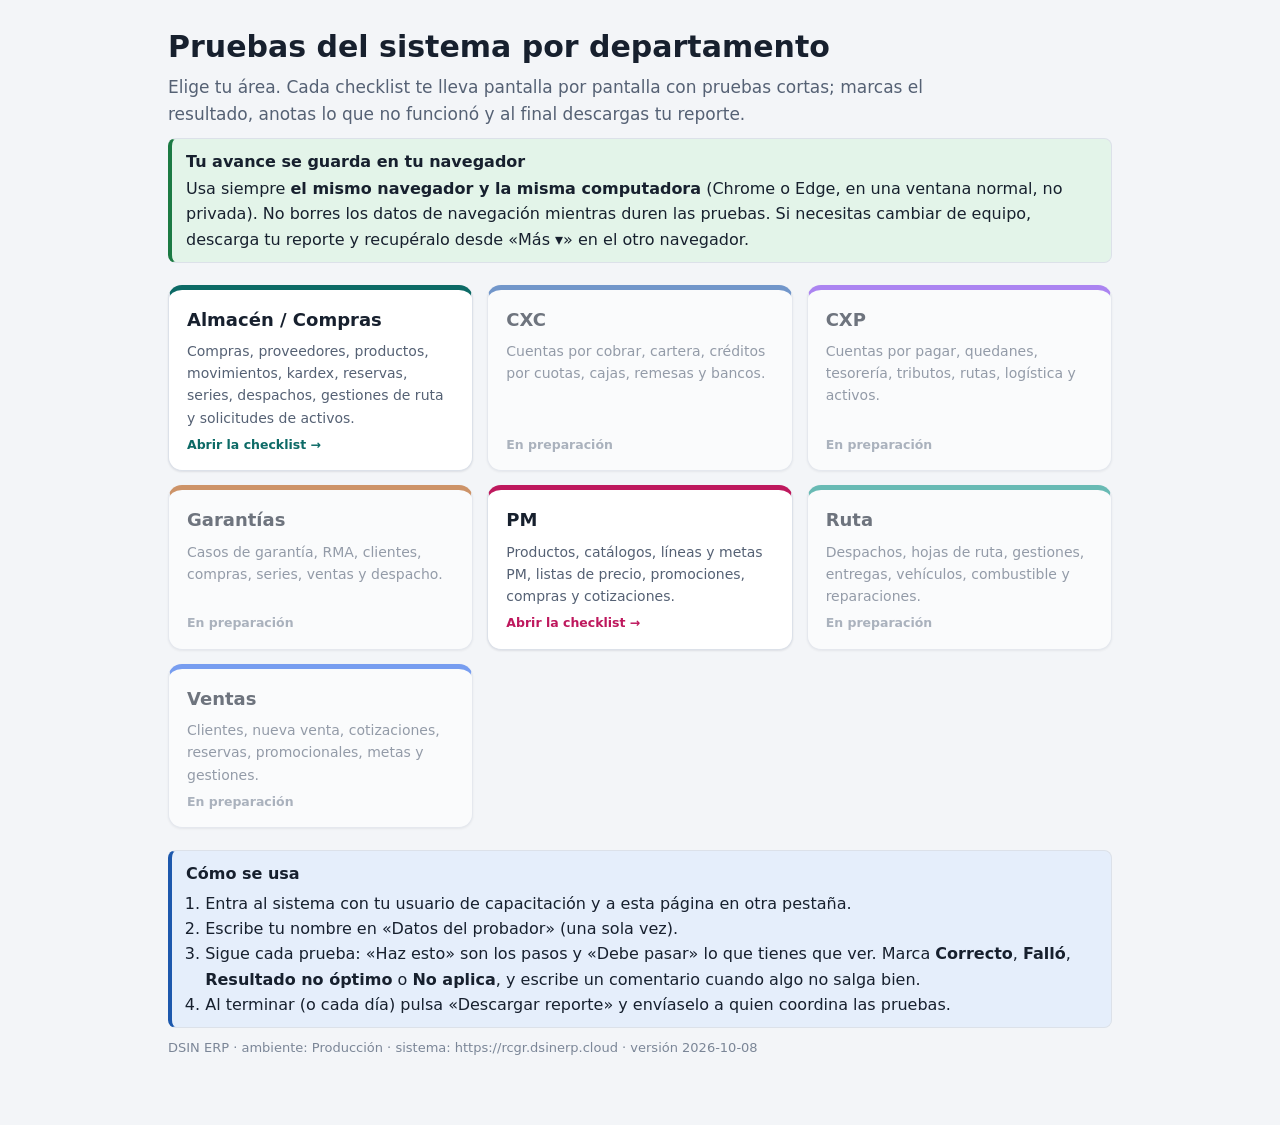
<file: pages/index.html>
<!doctype html>
<html lang="es">
<head>
<meta charset="utf-8">
<meta name="viewport" content="width=device-width, initial-scale=1">
<title>Pruebas por departamento · DSIN ERP</title>
<meta name="robots" content="noindex">
<link rel="stylesheet" href="comun/estilo.css">
</head>
<body>
<main class="portal">
  <h1>Pruebas del sistema por departamento</h1>
  <p class="lead">Elige tu área. Cada checklist te lleva pantalla por pantalla con pruebas cortas; marcas el resultado, anotas lo que no funcionó y al final descargas tu reporte.</p>

  <div class="aviso ok" style="max-width:none">
    <b class="t">Tu avance se guarda en tu navegador</b>
    Usa siempre <b>el mismo navegador y la misma computadora</b> (Chrome o Edge, en una ventana normal, no privada). No borres los datos de navegación mientras duren las pruebas. Si necesitas cambiar de equipo, descarga tu reporte y recupéralo desde «Más ▾» en el otro navegador.
  </div>

  <div class="areas" id="areas"></div>

  <div class="aviso" style="max-width:none">
    <b class="t">Cómo se usa</b>
    <ol style="margin:4px 0 0;padding-left:1.2em">
      <li>Entra al sistema con tu usuario de capacitación y a esta página en otra pestaña.</li>
      <li>Escribe tu nombre en «Datos del probador» (una sola vez).</li>
      <li>Sigue cada prueba: «Haz esto» son los pasos y «Debe pasar» lo que tienes que ver. Marca <b>Correcto</b>, <b>Falló</b>, <b>Resultado no óptimo</b> o <b>No aplica</b>, y escribe un comentario cuando algo no salga bien.</li>
      <li>Al terminar (o cada día) pulsa «Descargar reporte» y envíaselo a quien coordina las pruebas.</li>
    </ol>
  </div>
  <p style="color:var(--tx3);font-size:13px" id="pie"></p>
</main>
<script src="config.js"></script>
<script>
(function () {
  var CFG = window.DSIN_PRUEBAS || {};
  var areas = [
    { id: 'almacen', nombre: 'Almacén / Compras', desc: 'Compras, proveedores, productos, movimientos, kardex, reservas, series, despachos, gestiones de ruta y solicitudes de activos.', color: '#0c6a66', listo: true },
    { id: 'cxc', nombre: 'CXC', desc: 'Cuentas por cobrar, cartera, créditos por cuotas, cajas, remesas y bancos.', color: '#1c58ad', listo: false },
    { id: 'cxp', nombre: 'CXP', desc: 'Cuentas por pagar, quedanes, tesorería, tributos, rutas, logística y activos.', color: '#7c3aed', listo: false },
    { id: 'garantias', nombre: 'Garantías', desc: 'Casos de garantía, RMA, clientes, compras, series, ventas y despacho.', color: '#b45309', listo: false },
    { id: 'pm', nombre: 'PM', desc: 'Productos, catálogos, líneas y metas PM, listas de precio, promociones, compras y cotizaciones.', color: '#be185d', listo: true },
    { id: 'ruta', nombre: 'Ruta', desc: 'Despachos, hojas de ruta, gestiones, entregas, vehículos, combustible y reparaciones.', color: '#0d9488', listo: false },
    { id: 'ventas', nombre: 'Ventas', desc: 'Clientes, nueva venta, cotizaciones, reservas, promocionales, metas y gestiones.', color: '#2563eb', listo: false }
  ];
  document.getElementById('areas').innerHTML = areas.map(function (a) {
    var tag = a.listo ? 'a' : 'div';
    return '<' + tag + ' class="area' + (a.listo ? '' : ' pronto') + '" style="--c:' + a.color + '"' + (a.listo ? ' href="' + a.id + '/"' : '') + '><b>' + a.nombre + '</b><span>' + a.desc + '</span><span class="est">' + (a.listo ? 'Abrir la checklist →' : 'En preparación') + '</span></' + tag + '>';
  }).join('');
  document.getElementById('pie').textContent = (CFG.empresa || 'DSIN ERP') + ' · ambiente: ' + (CFG.ambiente || '') + (CFG.urlSistema ? ' · sistema: ' + CFG.urlSistema : '') + ' · versión ' + (CFG.version || '');
})();
</script>
</body>
</html>
</file>
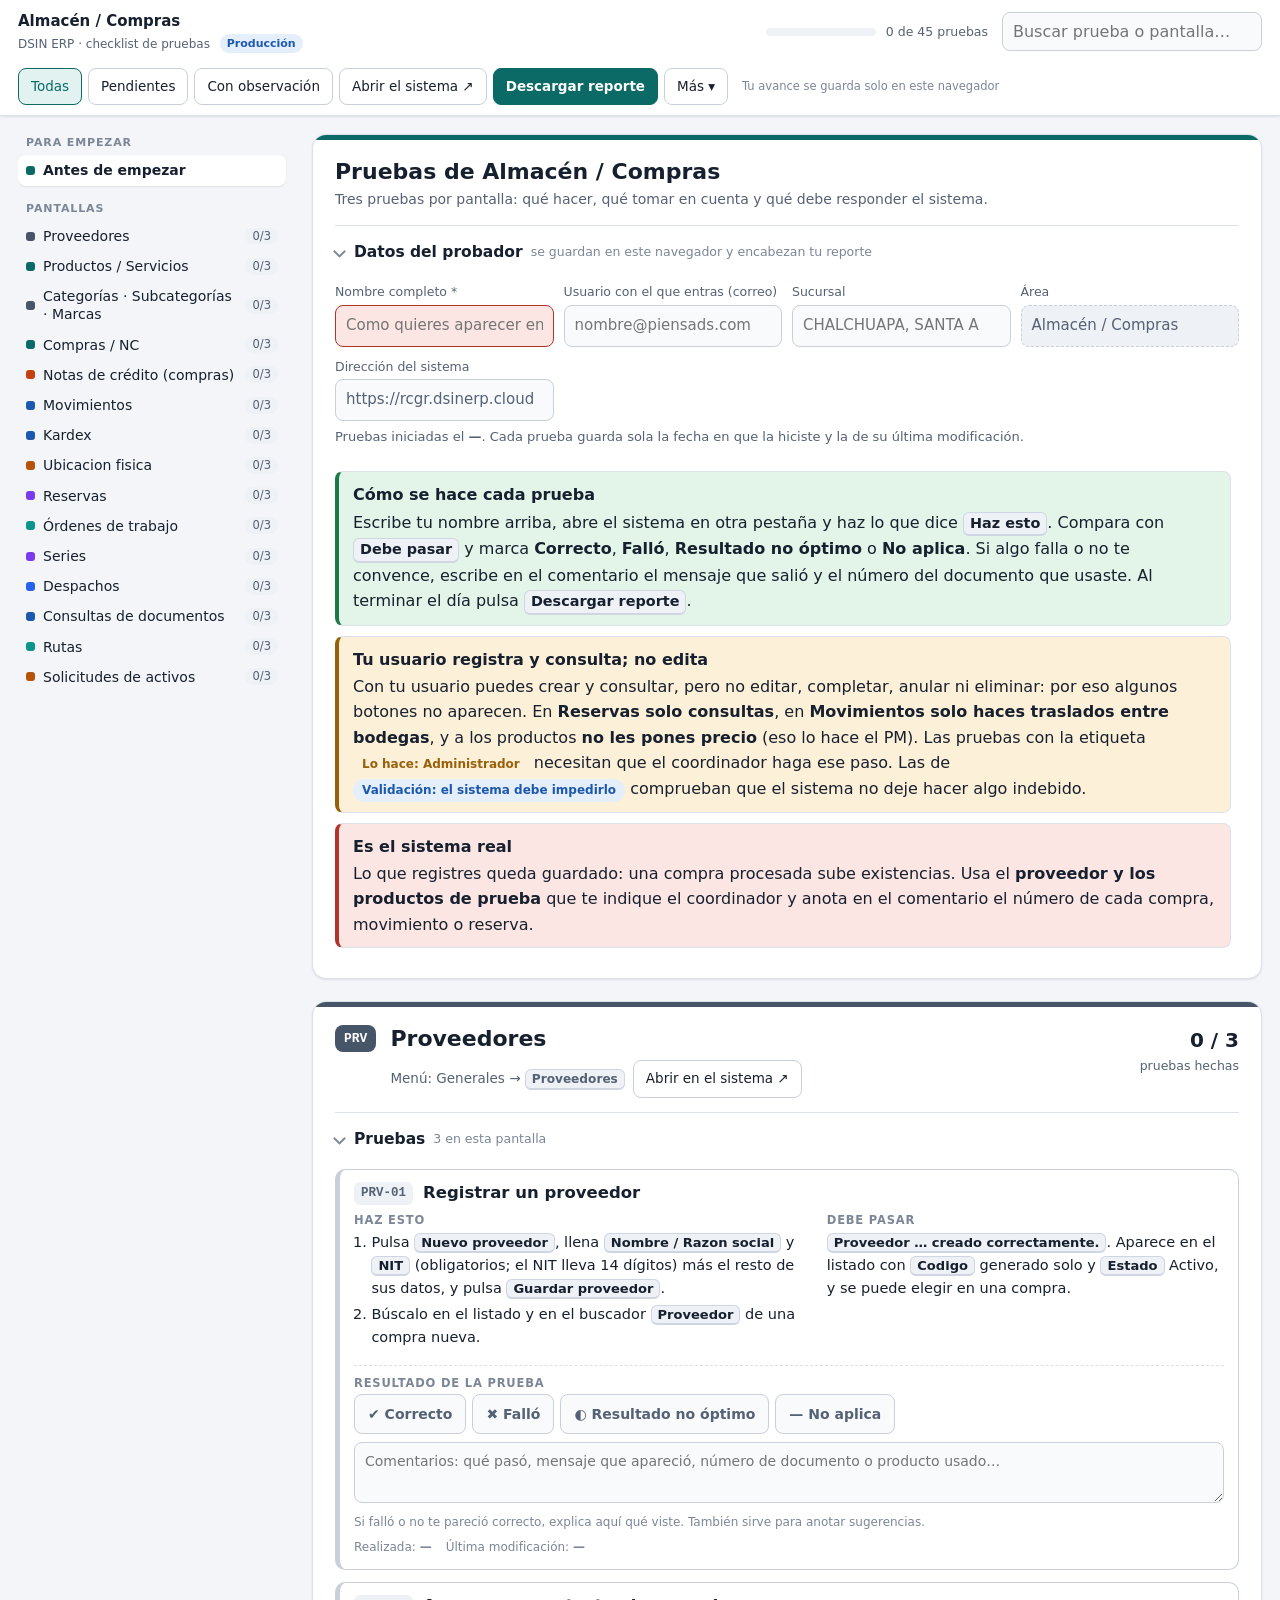
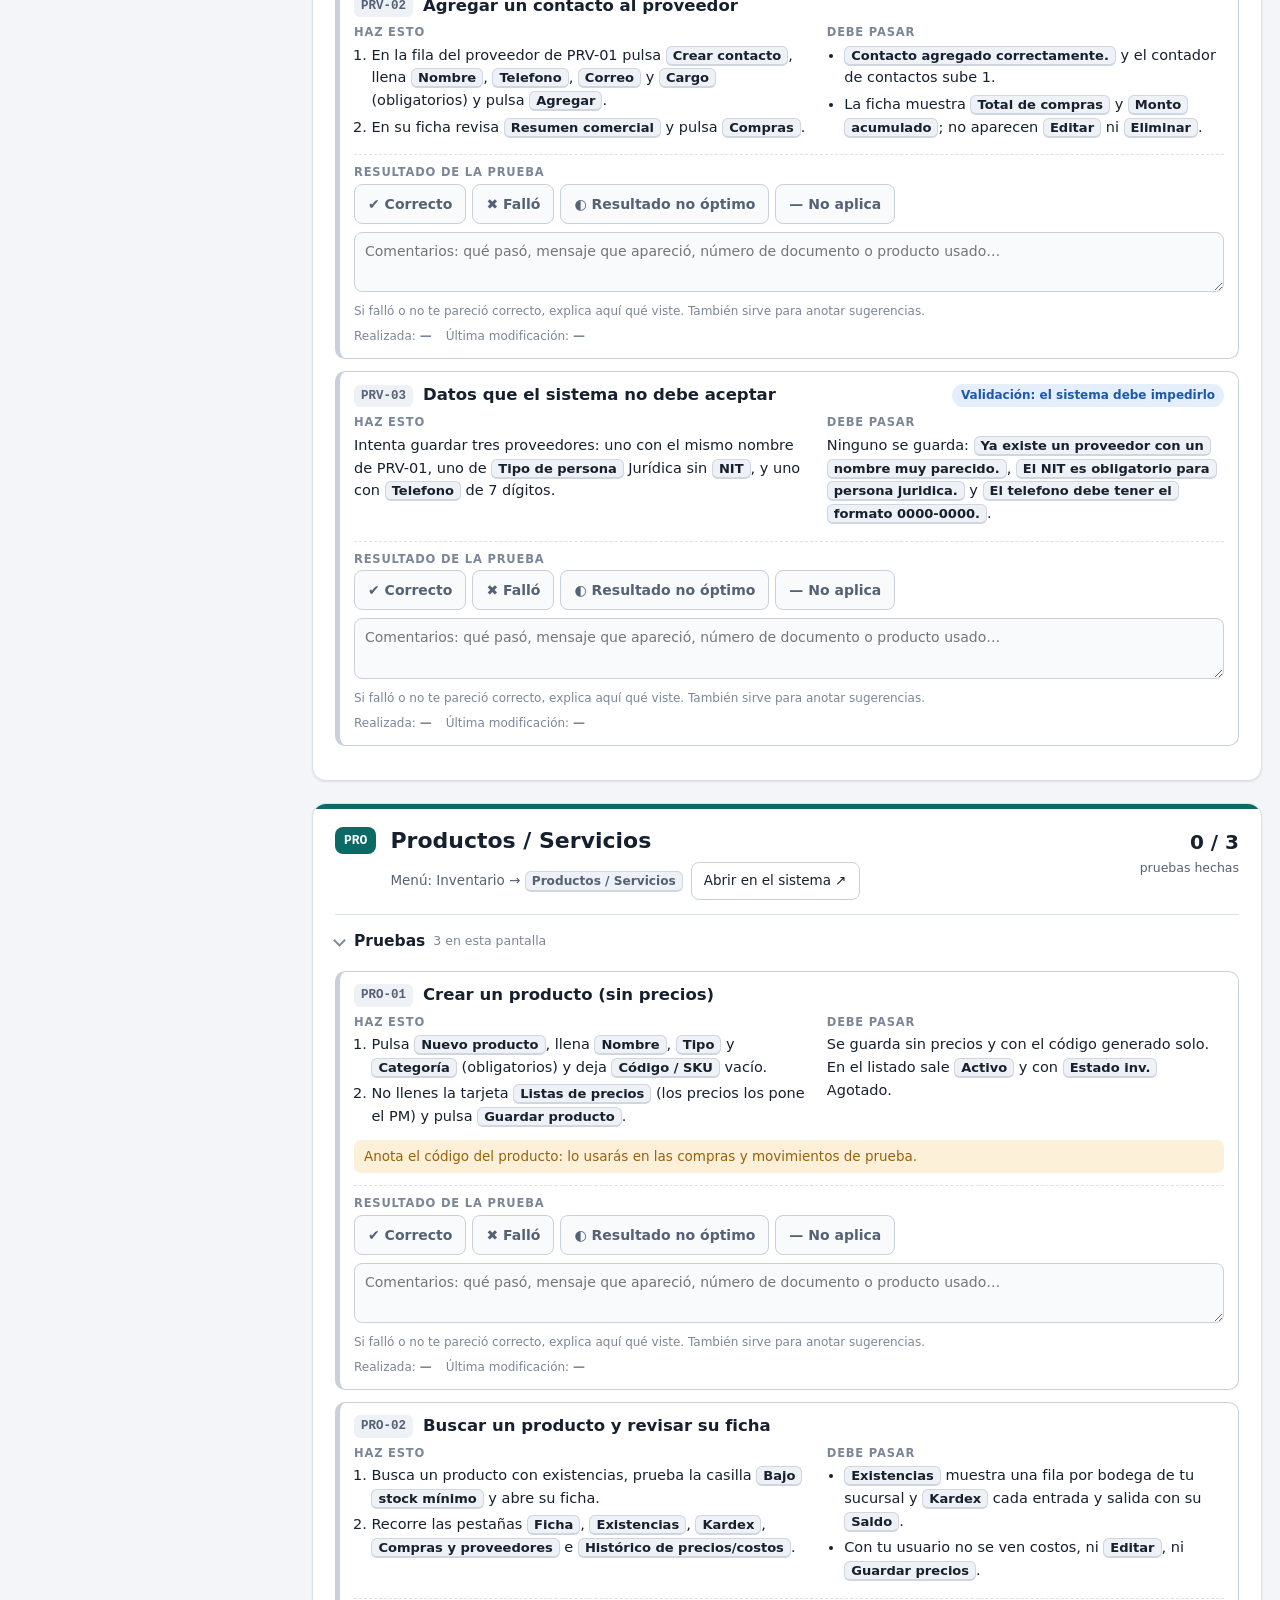
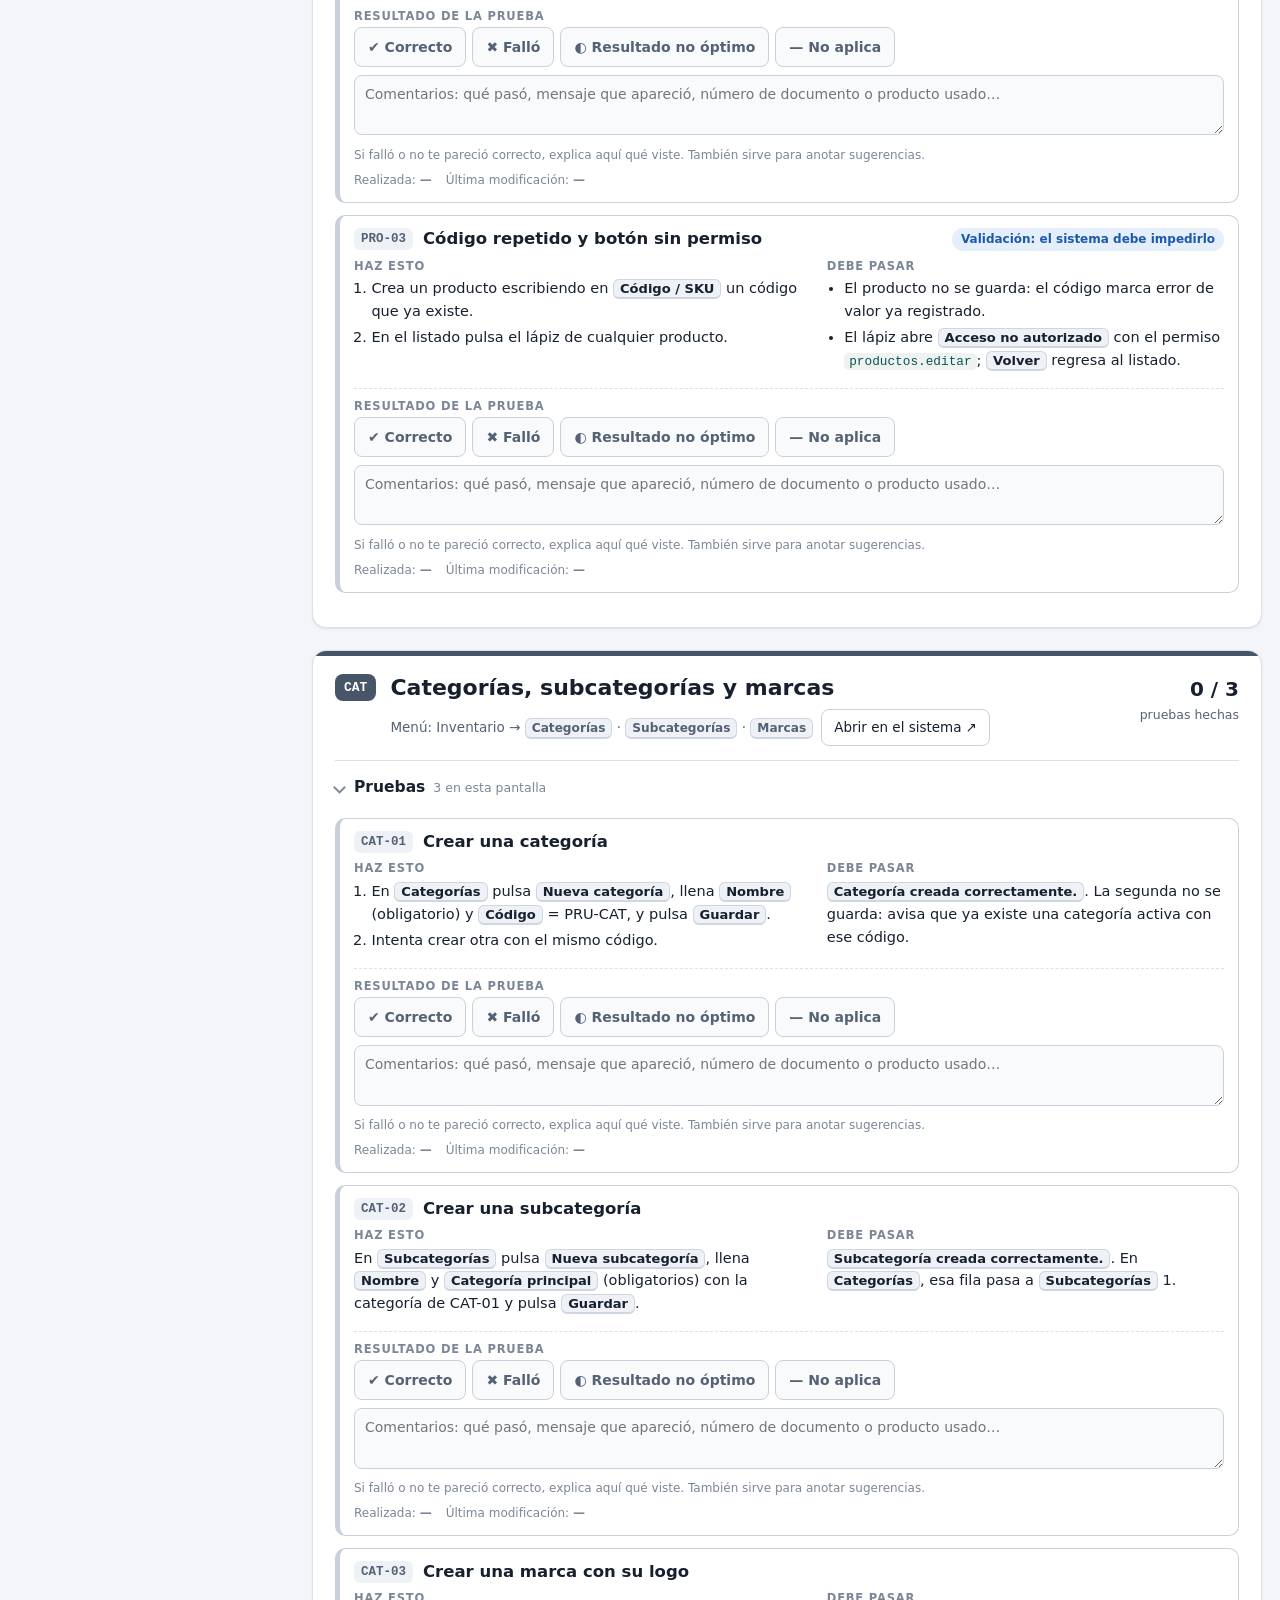
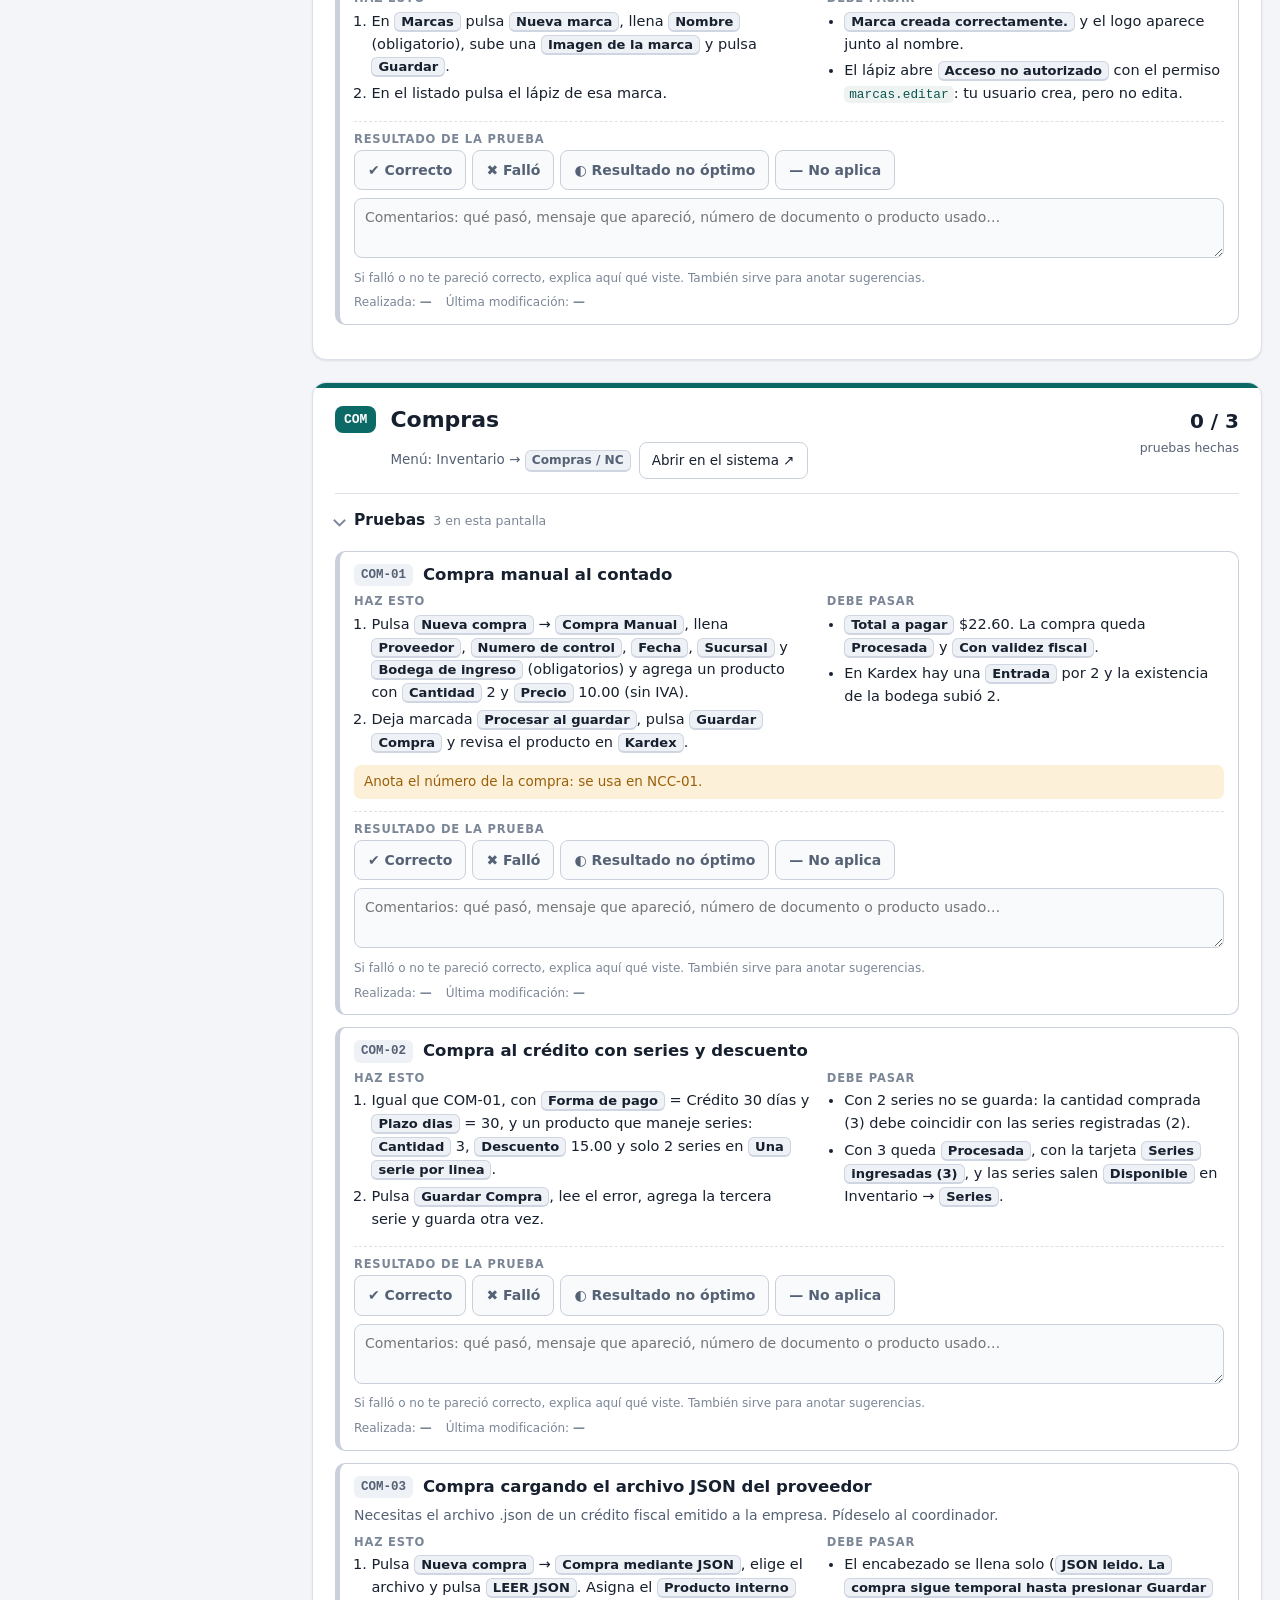
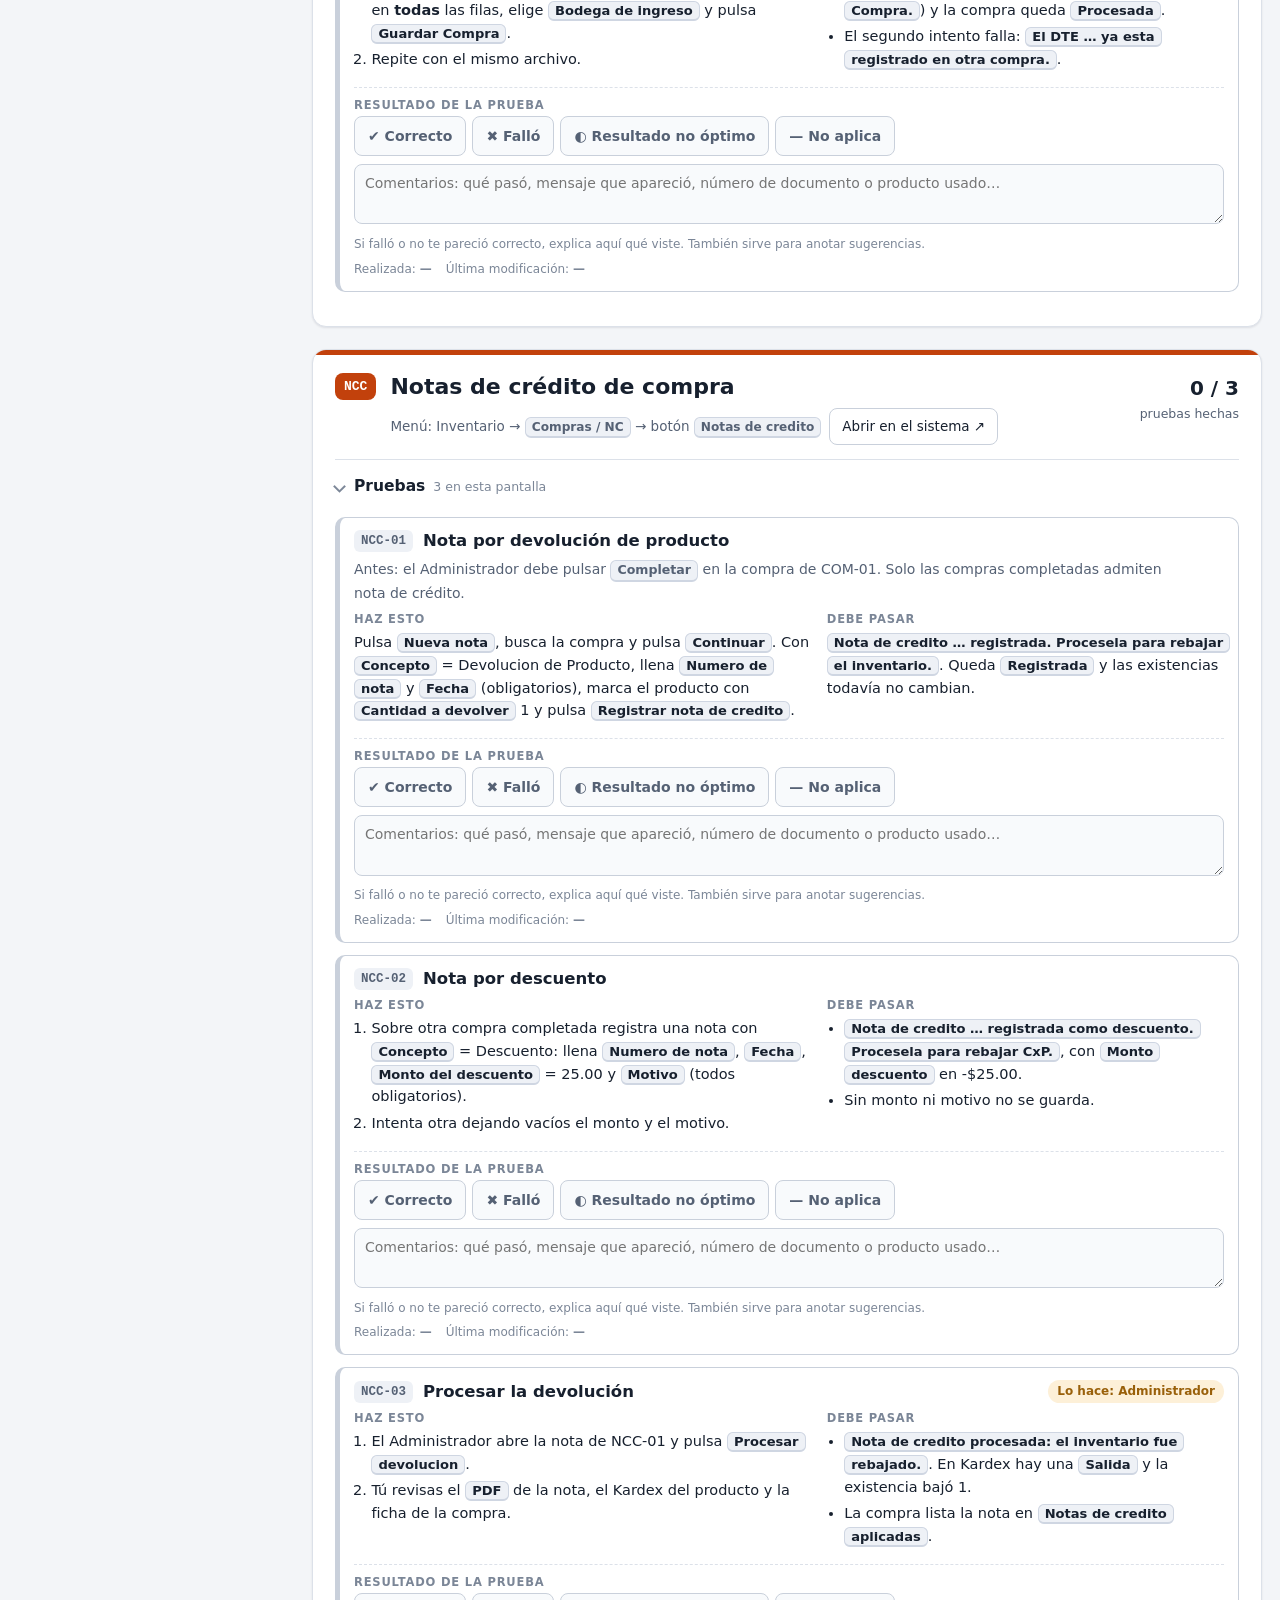
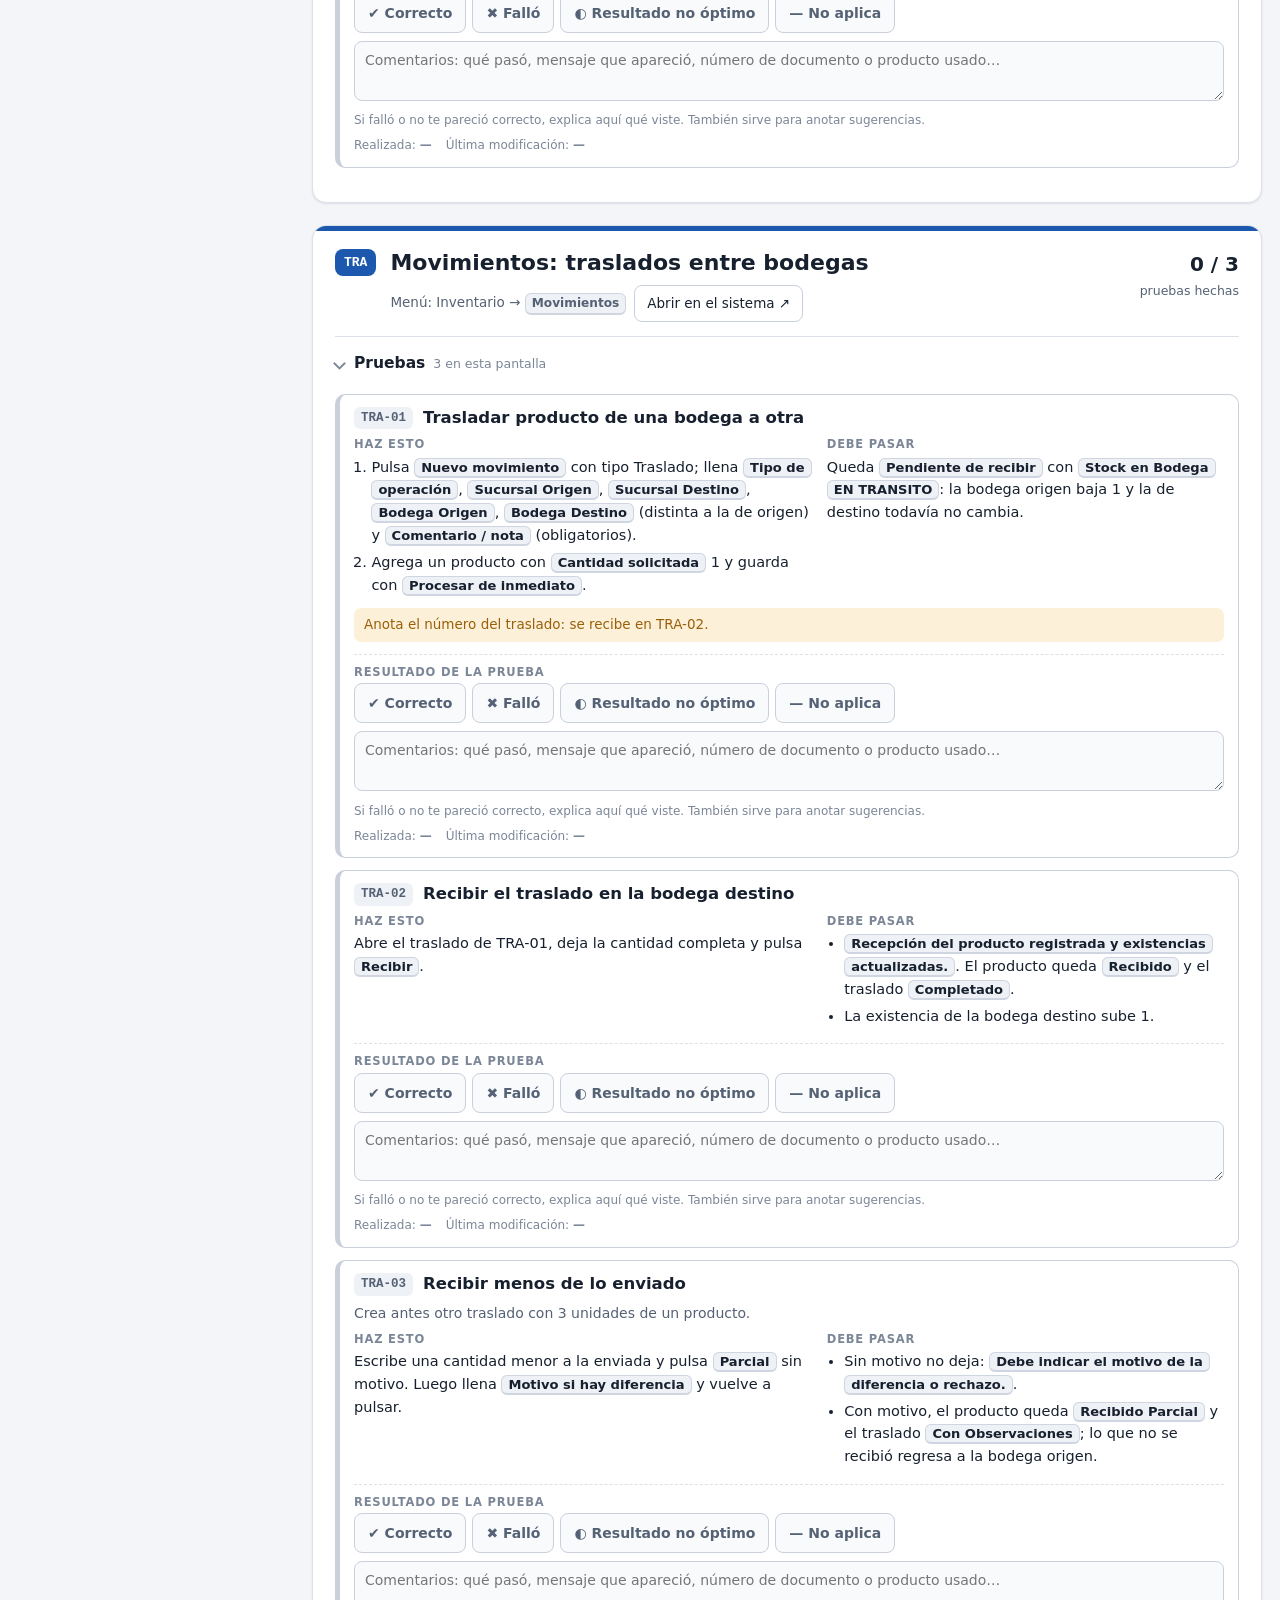
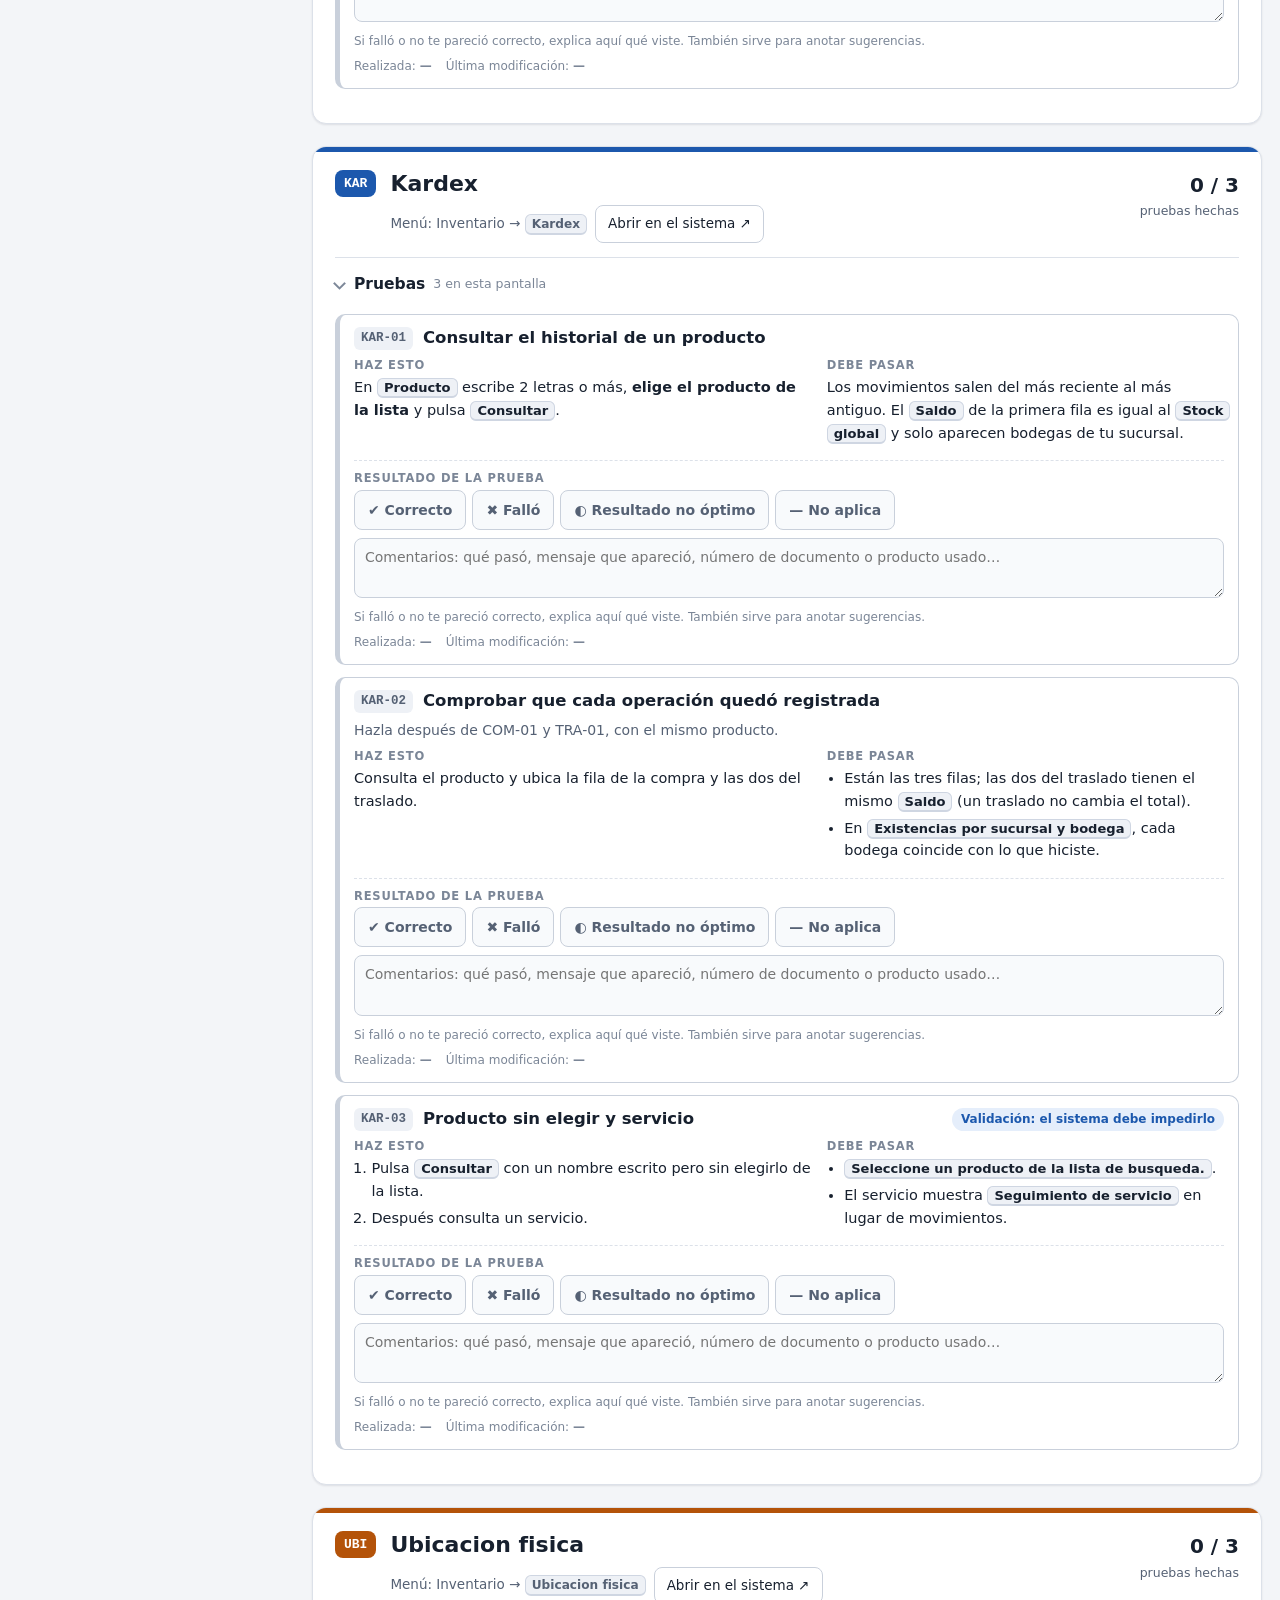
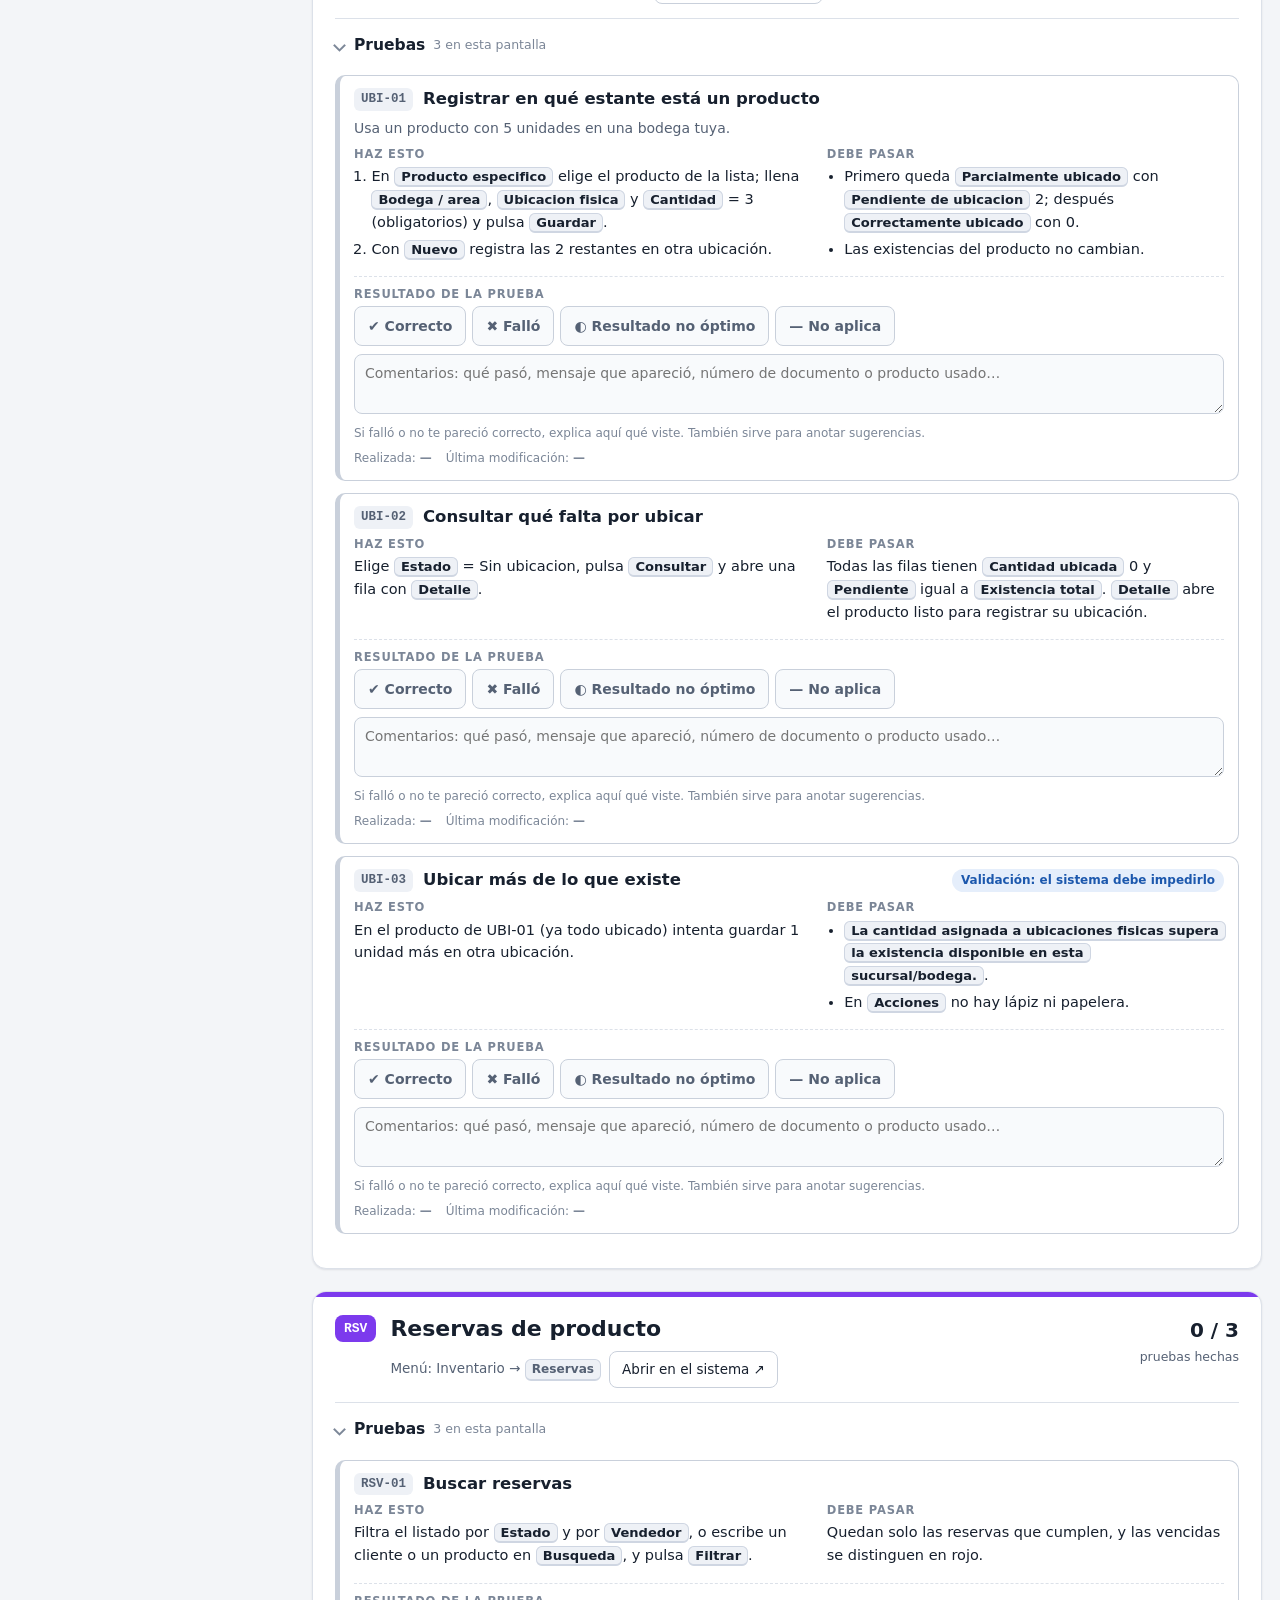
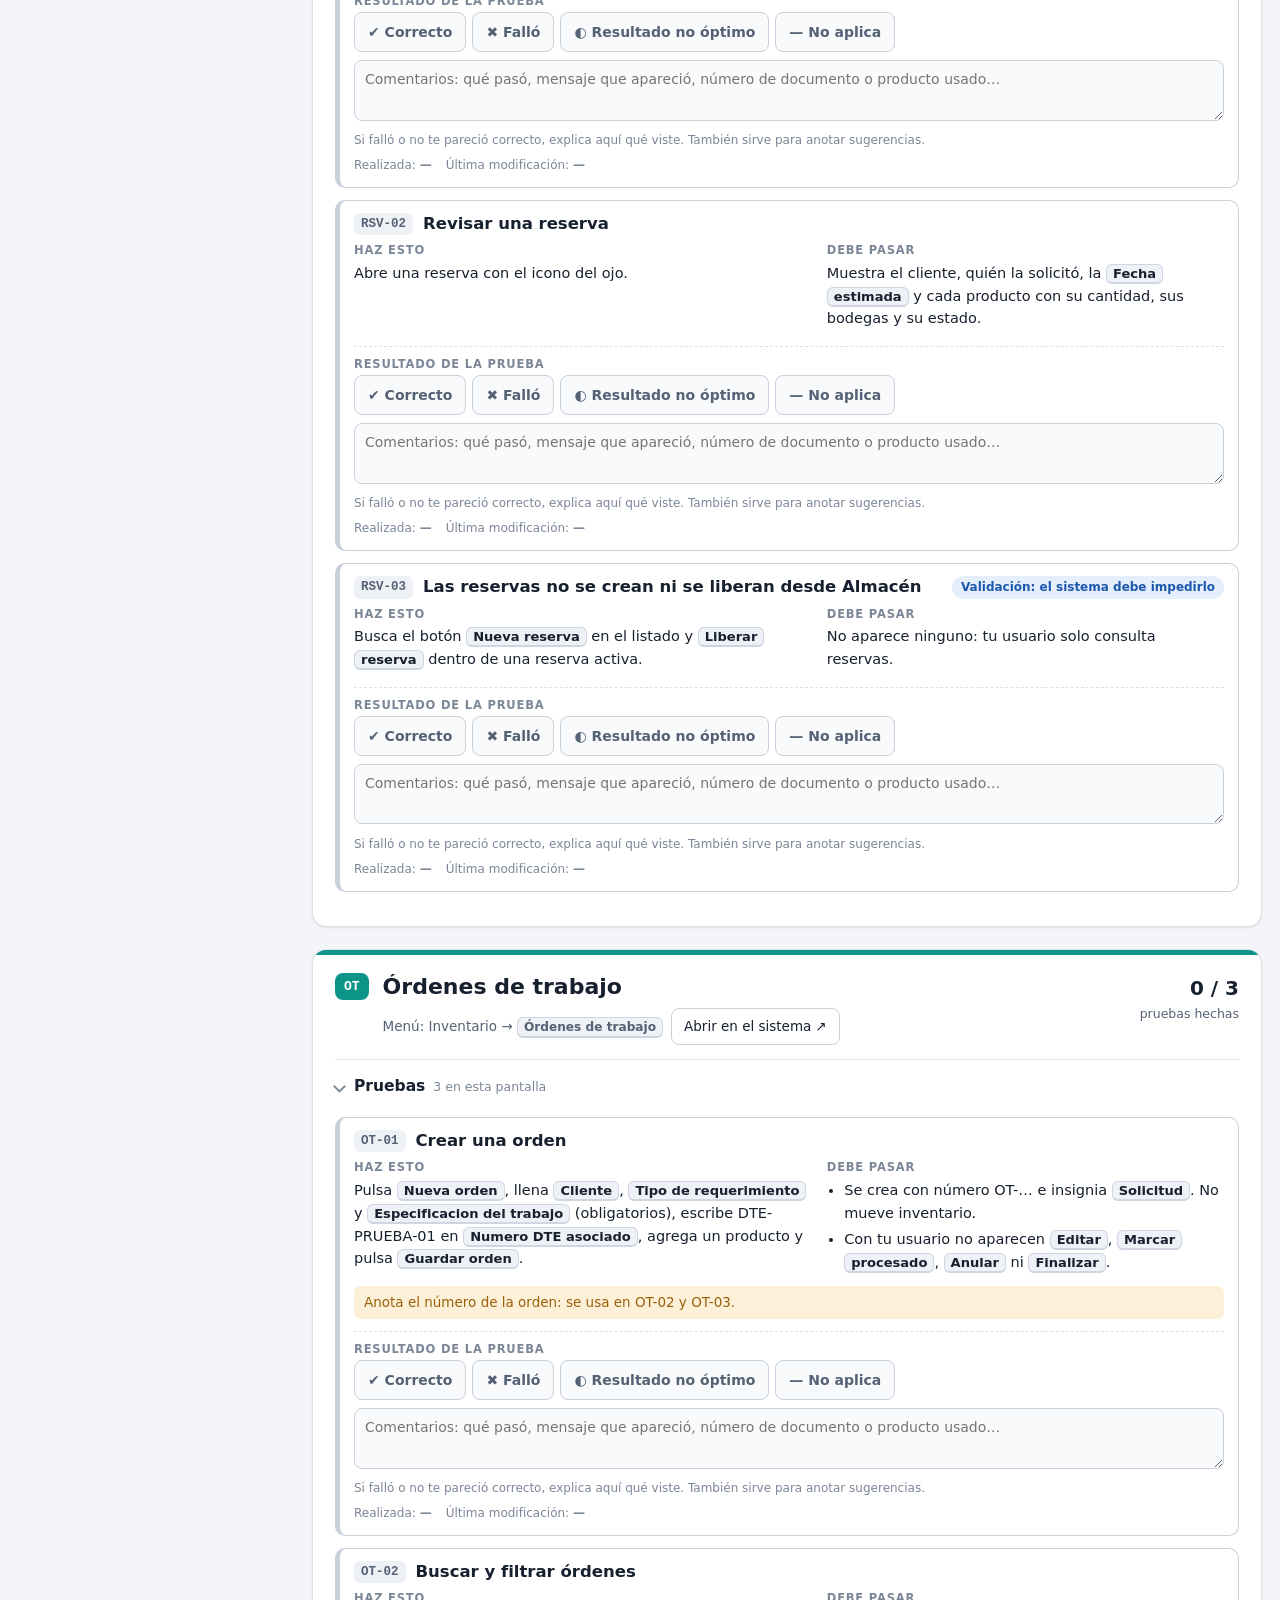
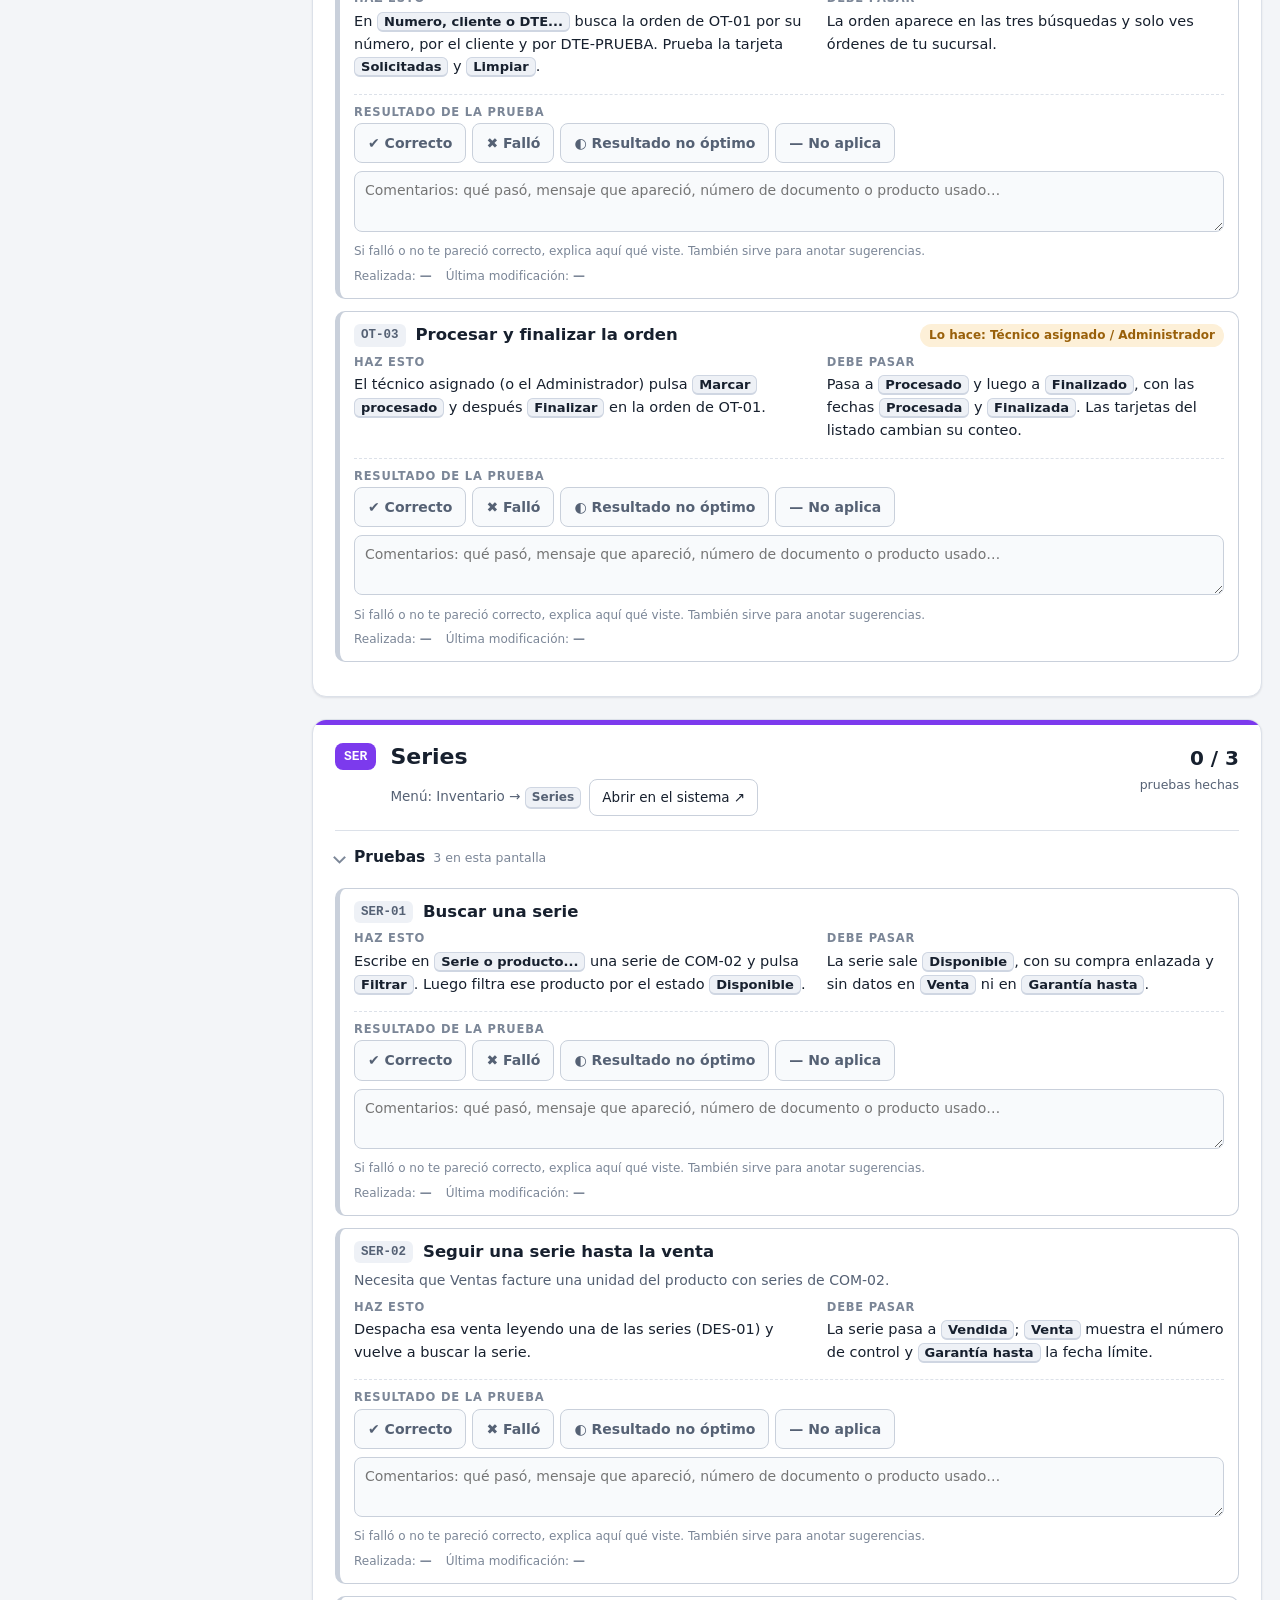
<file: pages/almacen/index.html>
<!doctype html>
<html lang="es">
<head>
<meta charset="utf-8">
<meta name="viewport" content="width=device-width, initial-scale=1">
<title>Pruebas · Almacén / Compras · DSIN ERP</title>
<meta name="description" content="Checklist de pruebas del sistema DSIN ERP para el departamento de Almacén / Compras. El avance se guarda en el navegador de cada persona.">
<meta name="robots" content="noindex">
<link rel="stylesheet" href="../comun/estilo.css">
</head>
<body>
<header class="barra">
  <div class="barra-in">
    <div class="marca">
      <b id="titulo-area">Almacén / Compras</b>
      <span id="sub-area">DSIN ERP · checklist de pruebas</span>
    </div>
    <div class="avance" title="Pruebas con resultado anotado">
      <div class="riel" id="riel-total"></div>
      <span class="num" id="num-total">0 de 0 pruebas</span>
    </div>
    <div class="buscar"><input id="buscar" type="search" placeholder="Buscar prueba o pantalla…" aria-label="Buscar"></div>
    <div class="acciones">
      <button class="btn act" type="button" data-filtro="todas">Todas</button>
      <button class="btn" type="button" data-filtro="pendientes">Pendientes</button>
      <button class="btn" type="button" data-filtro="observadas">Con observación</button>
      <a class="btn" id="btn-sistema" href="#" target="_blank" rel="noopener">Abrir el sistema ↗</a>
      <button class="btn pri" id="btn-reporte" type="button" title="Descarga un archivo con tus resultados, comentarios y fechas">Descargar reporte</button>
      <details class="mas">
        <summary class="btn">Más ▾</summary>
        <div class="caja">
          <button type="button" id="btn-ver-reporte">Ver el reporte en pantalla<small>Se abre en otra pestaña; desde ahí puedes imprimirlo o guardarlo como PDF</small></button>
          <button type="button" id="btn-csv">Descargar tabla para Excel (CSV)</button>
          <button type="button" id="btn-recuperar">Recuperar avance desde un reporte<small>Si cambias de computadora, carga aquí el reporte que descargaste</small></button>
          <button type="button" id="btn-abrir-todo">Abrir / cerrar todas las explicaciones</button>
          <button type="button" id="btn-tema">Cambiar tema claro / oscuro</button>
          <button type="button" id="btn-imprimir">Imprimir la checklist</button>
          <button type="button" id="btn-borrar">Borrar todo mi avance<small>Pide confirmación</small></button>
        </div>
      </details>
      <input type="file" id="archivo" accept="text/html,.html,application/json,.json" hidden>
    </div>
    <span id="guardado" role="status" aria-live="polite"></span>
  </div>
</header>
<div class="marco">
  <nav id="indice" aria-label="Pantallas"></nav>
  <main id="contenido"><p class="vacio">Cargando…</p></main>
</div>
<script src="../config.js"></script>
<script src="datos.js"></script>
<script src="../comun/motor.js"></script>
</body>
</html>
</file>
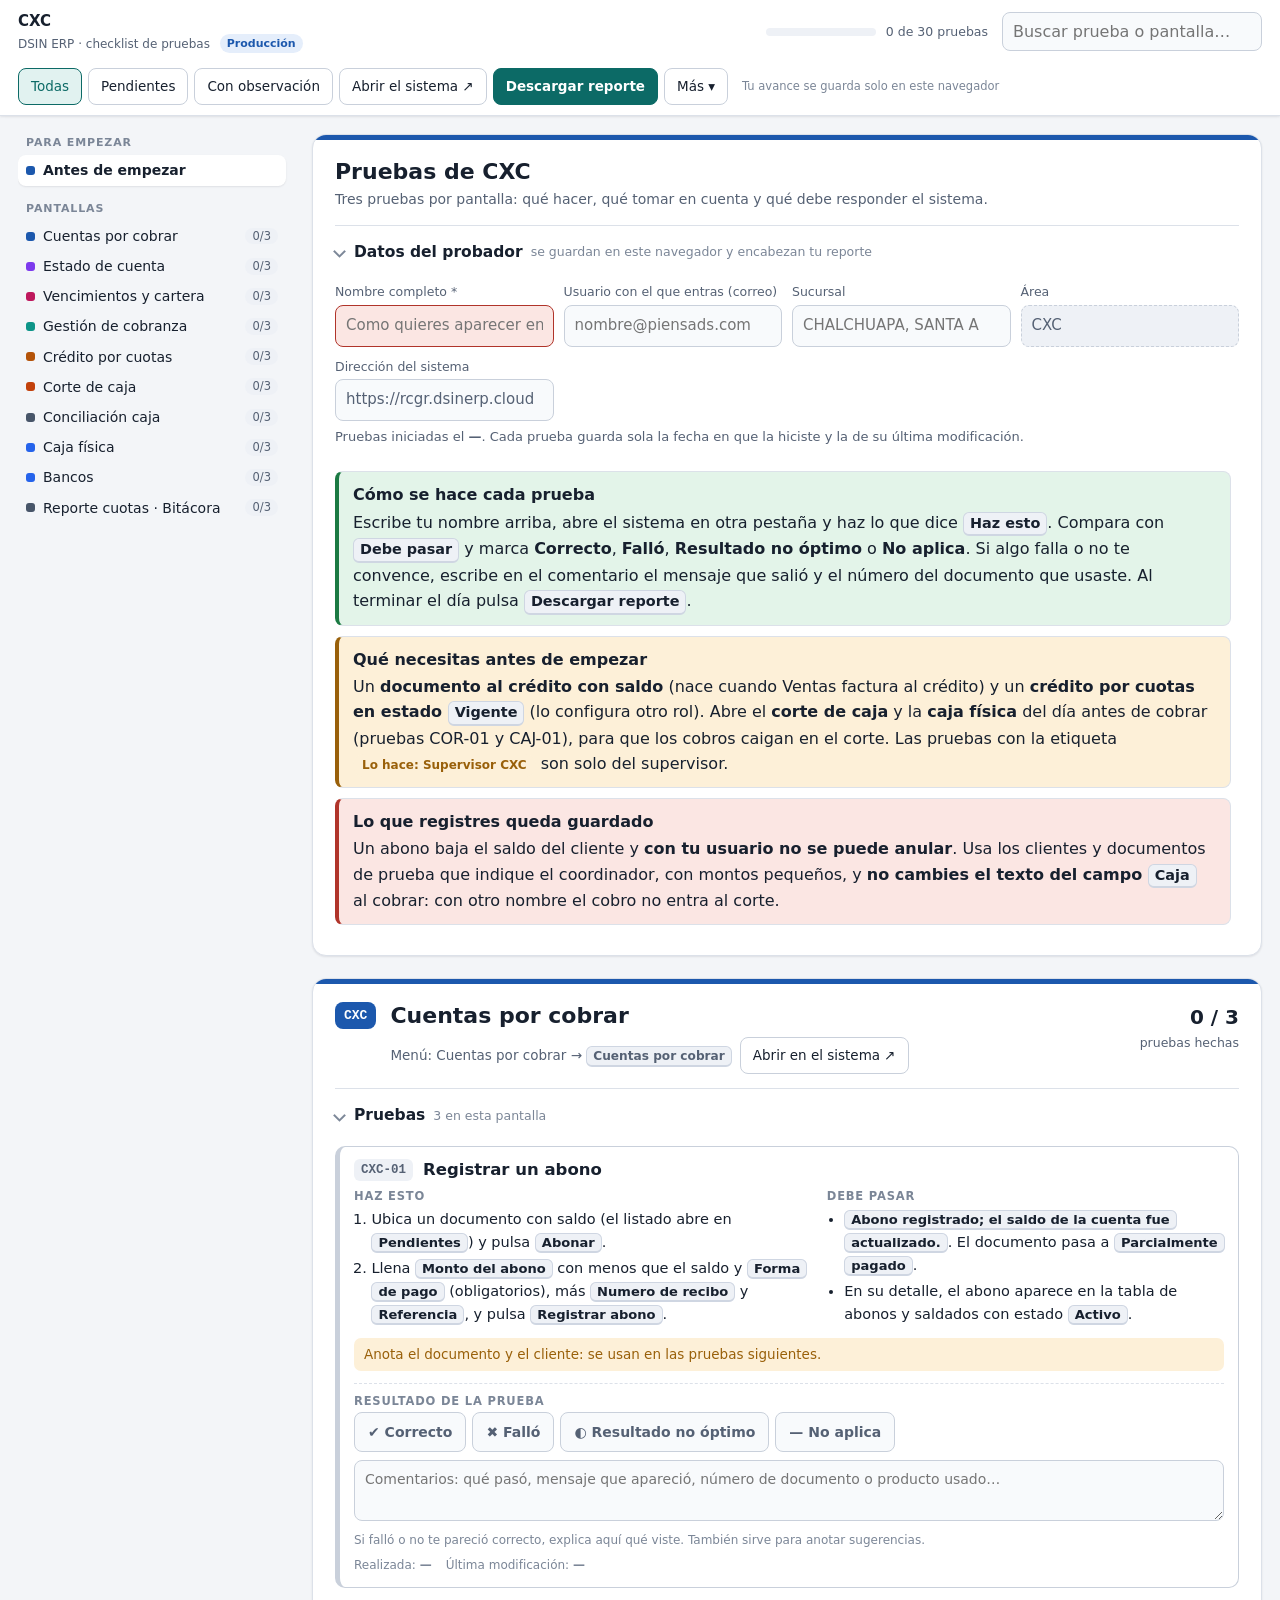
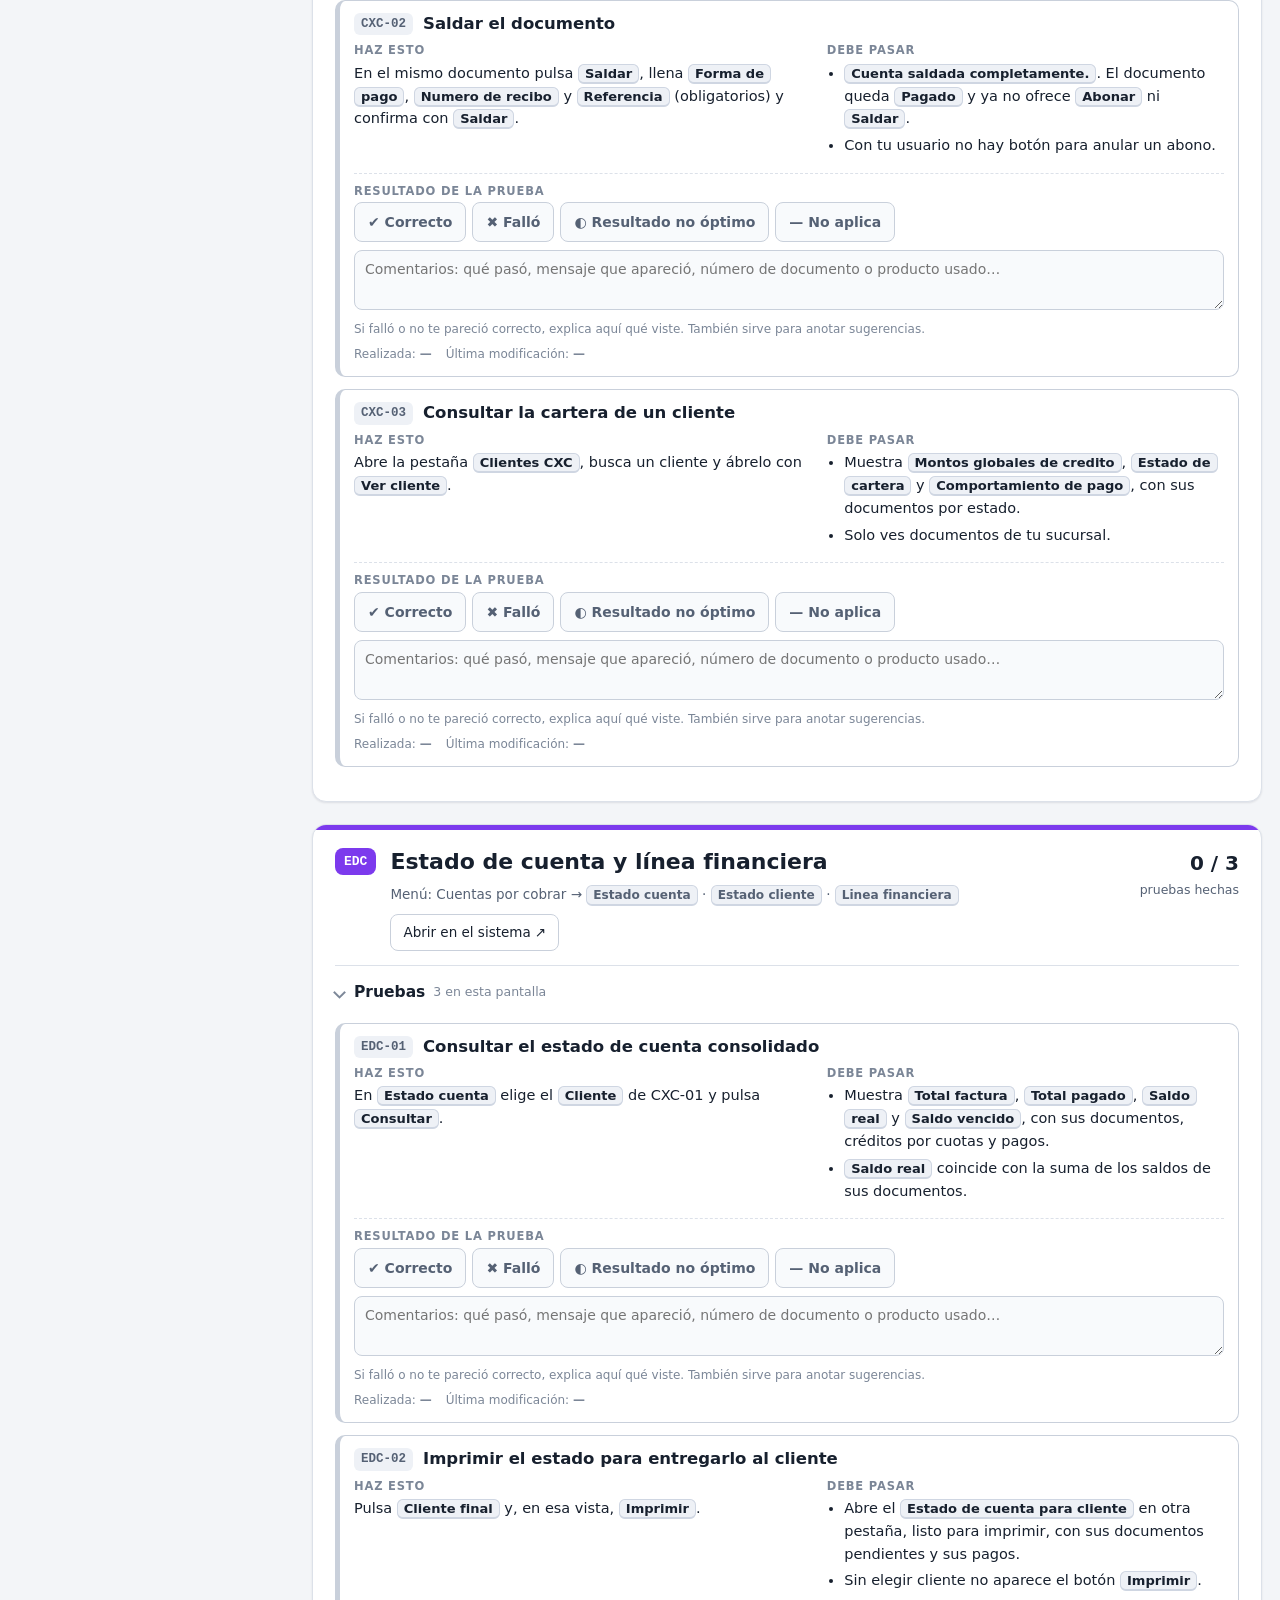
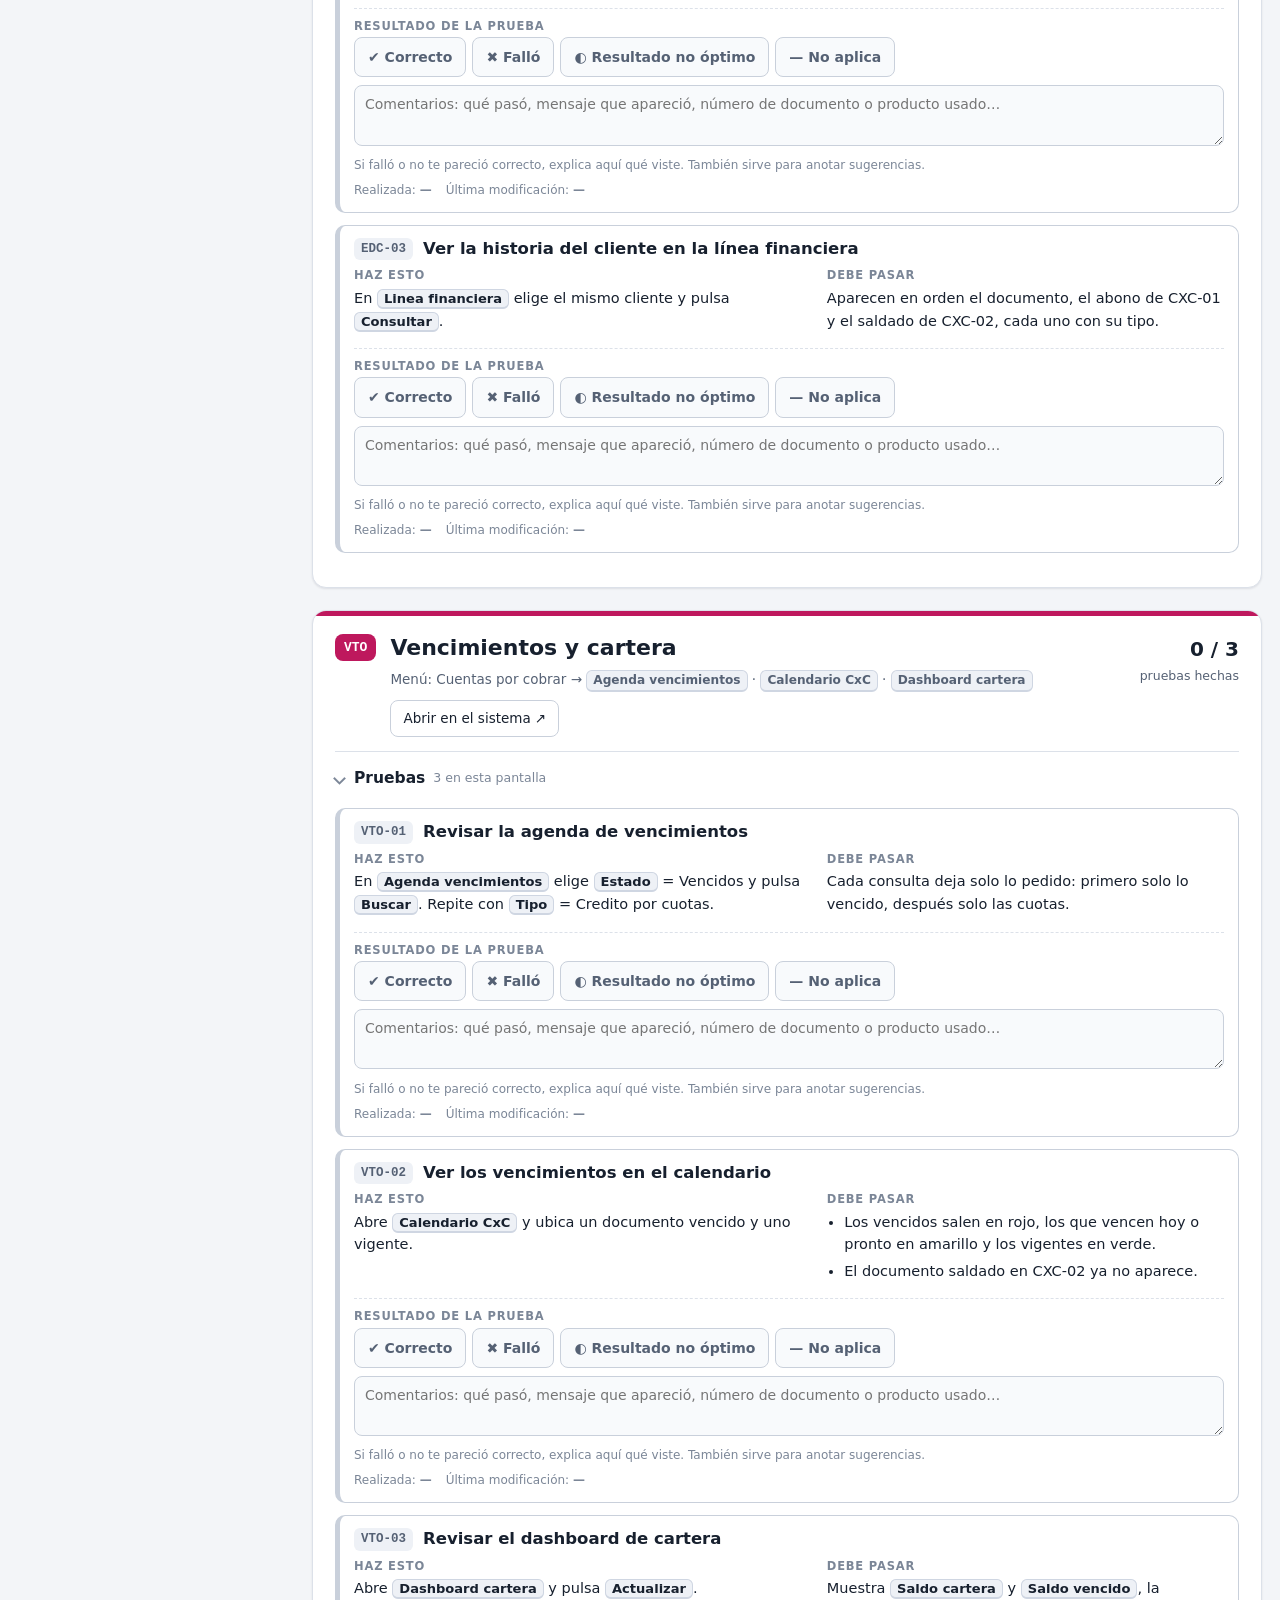
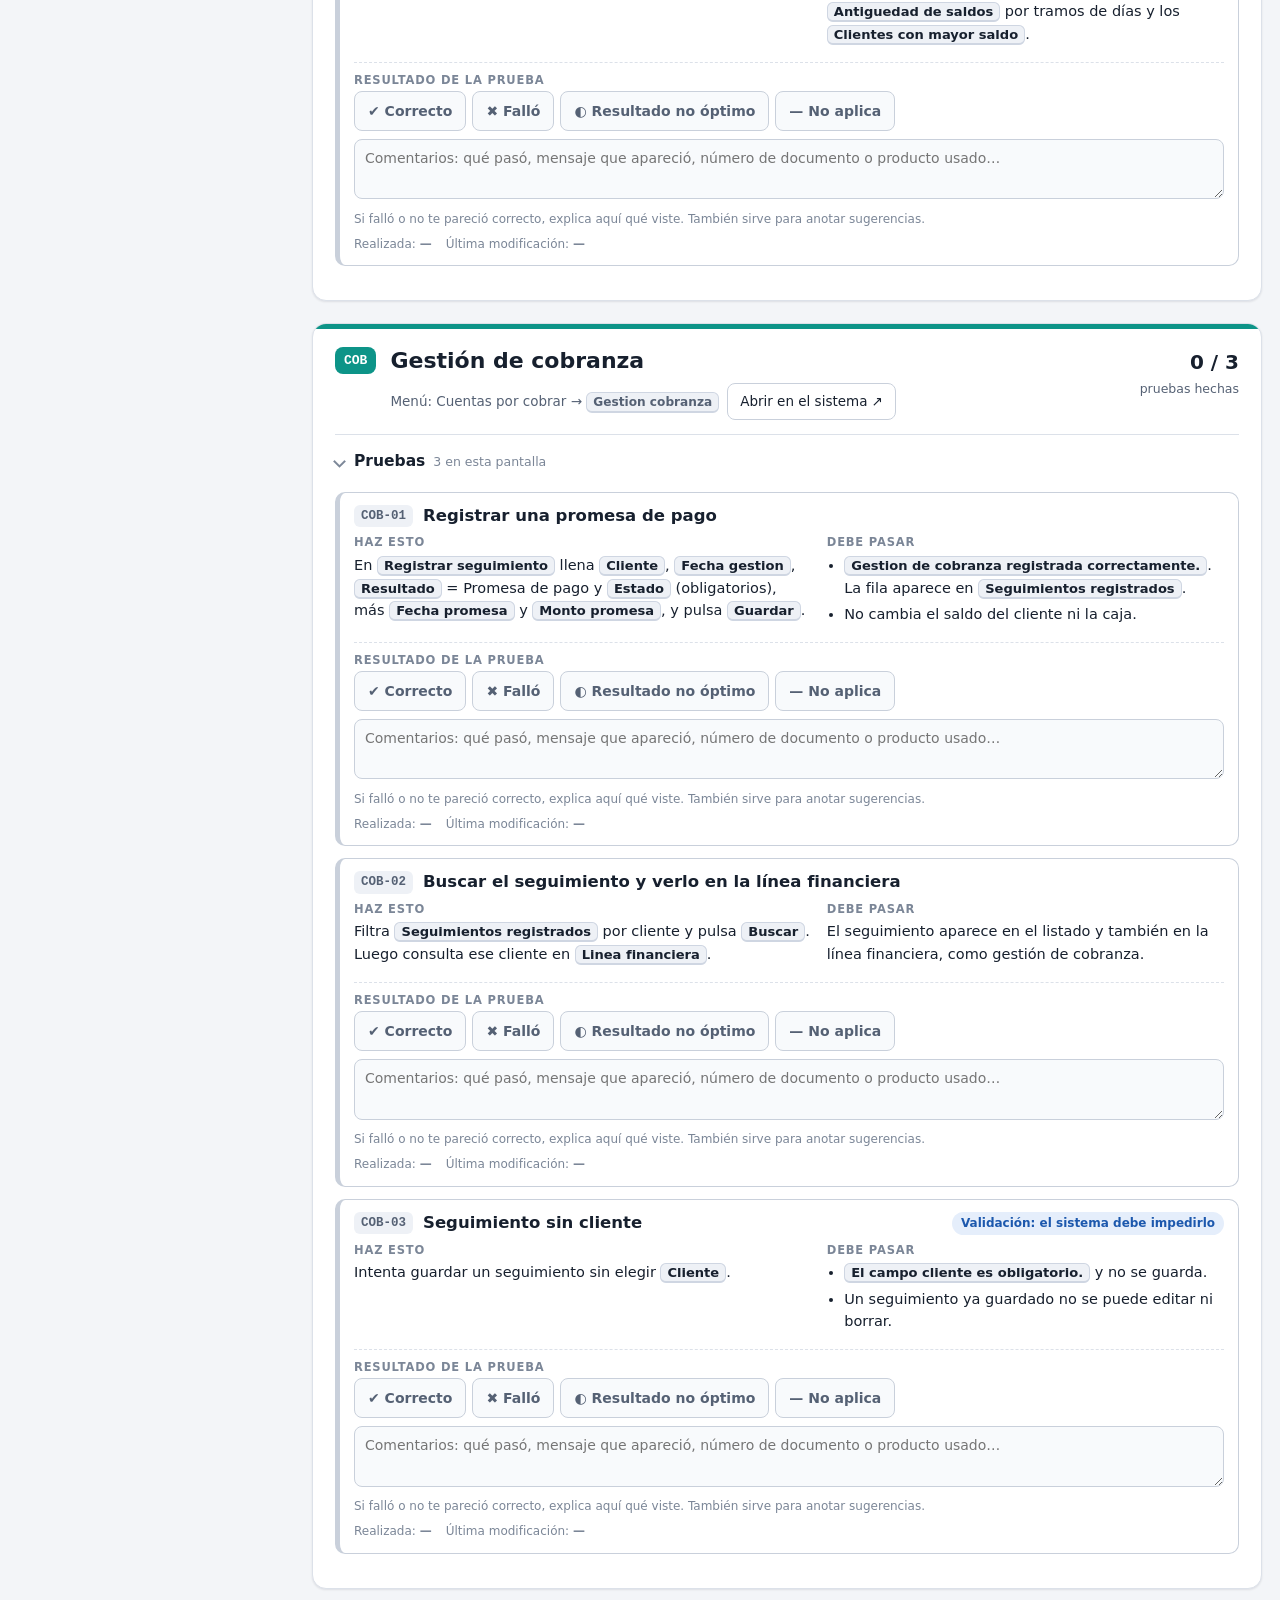
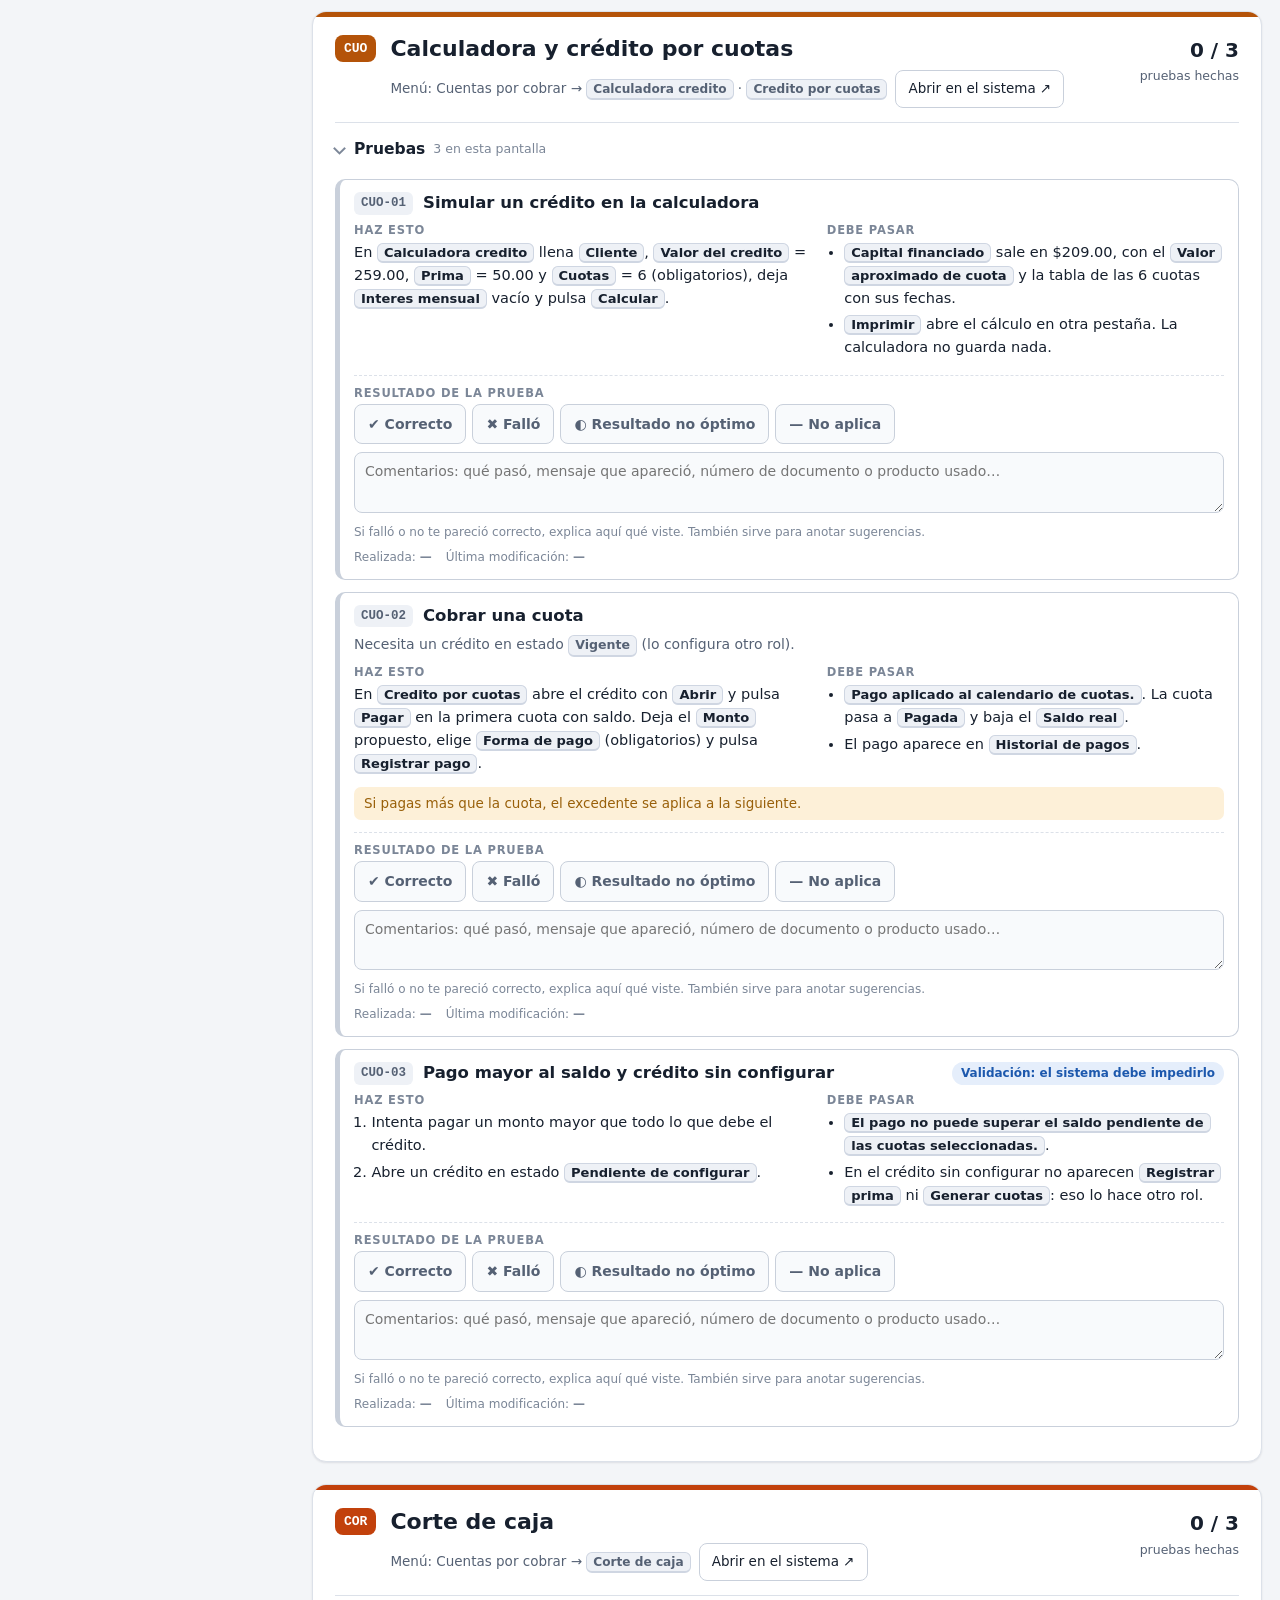
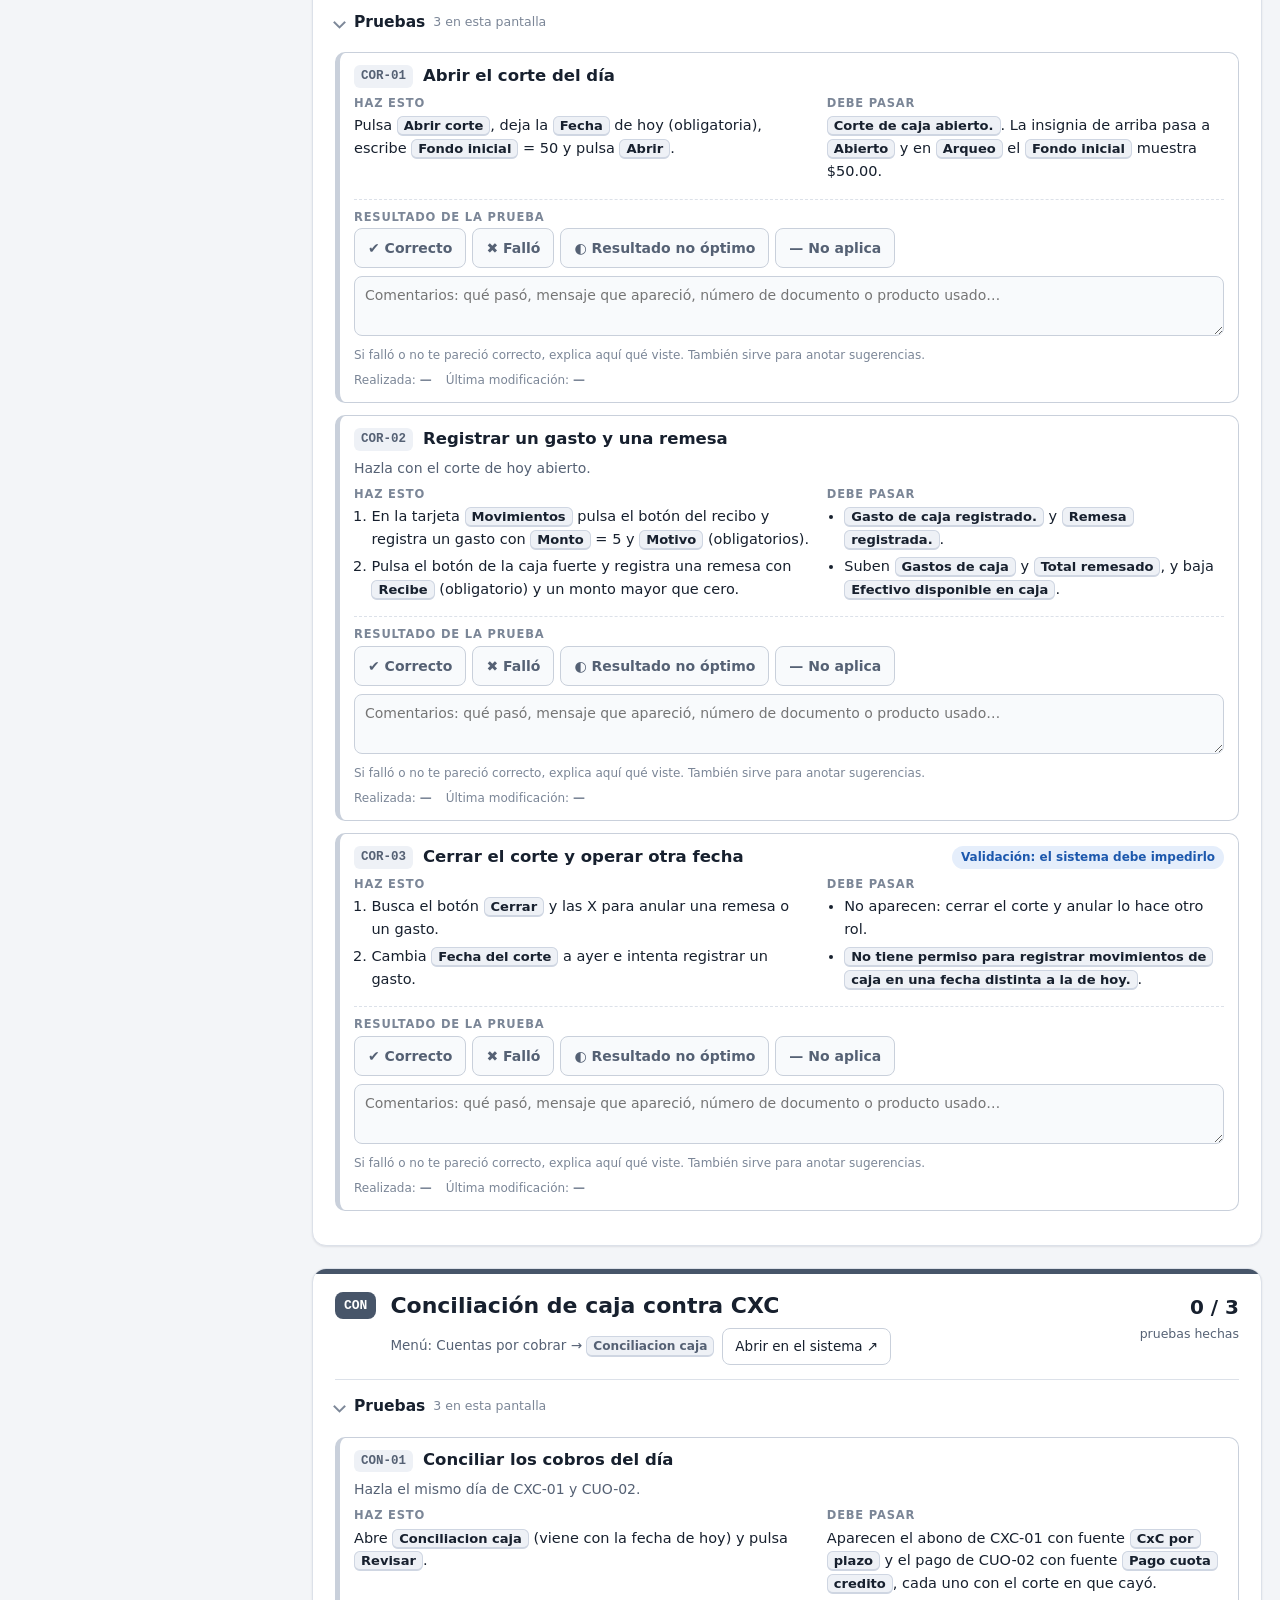
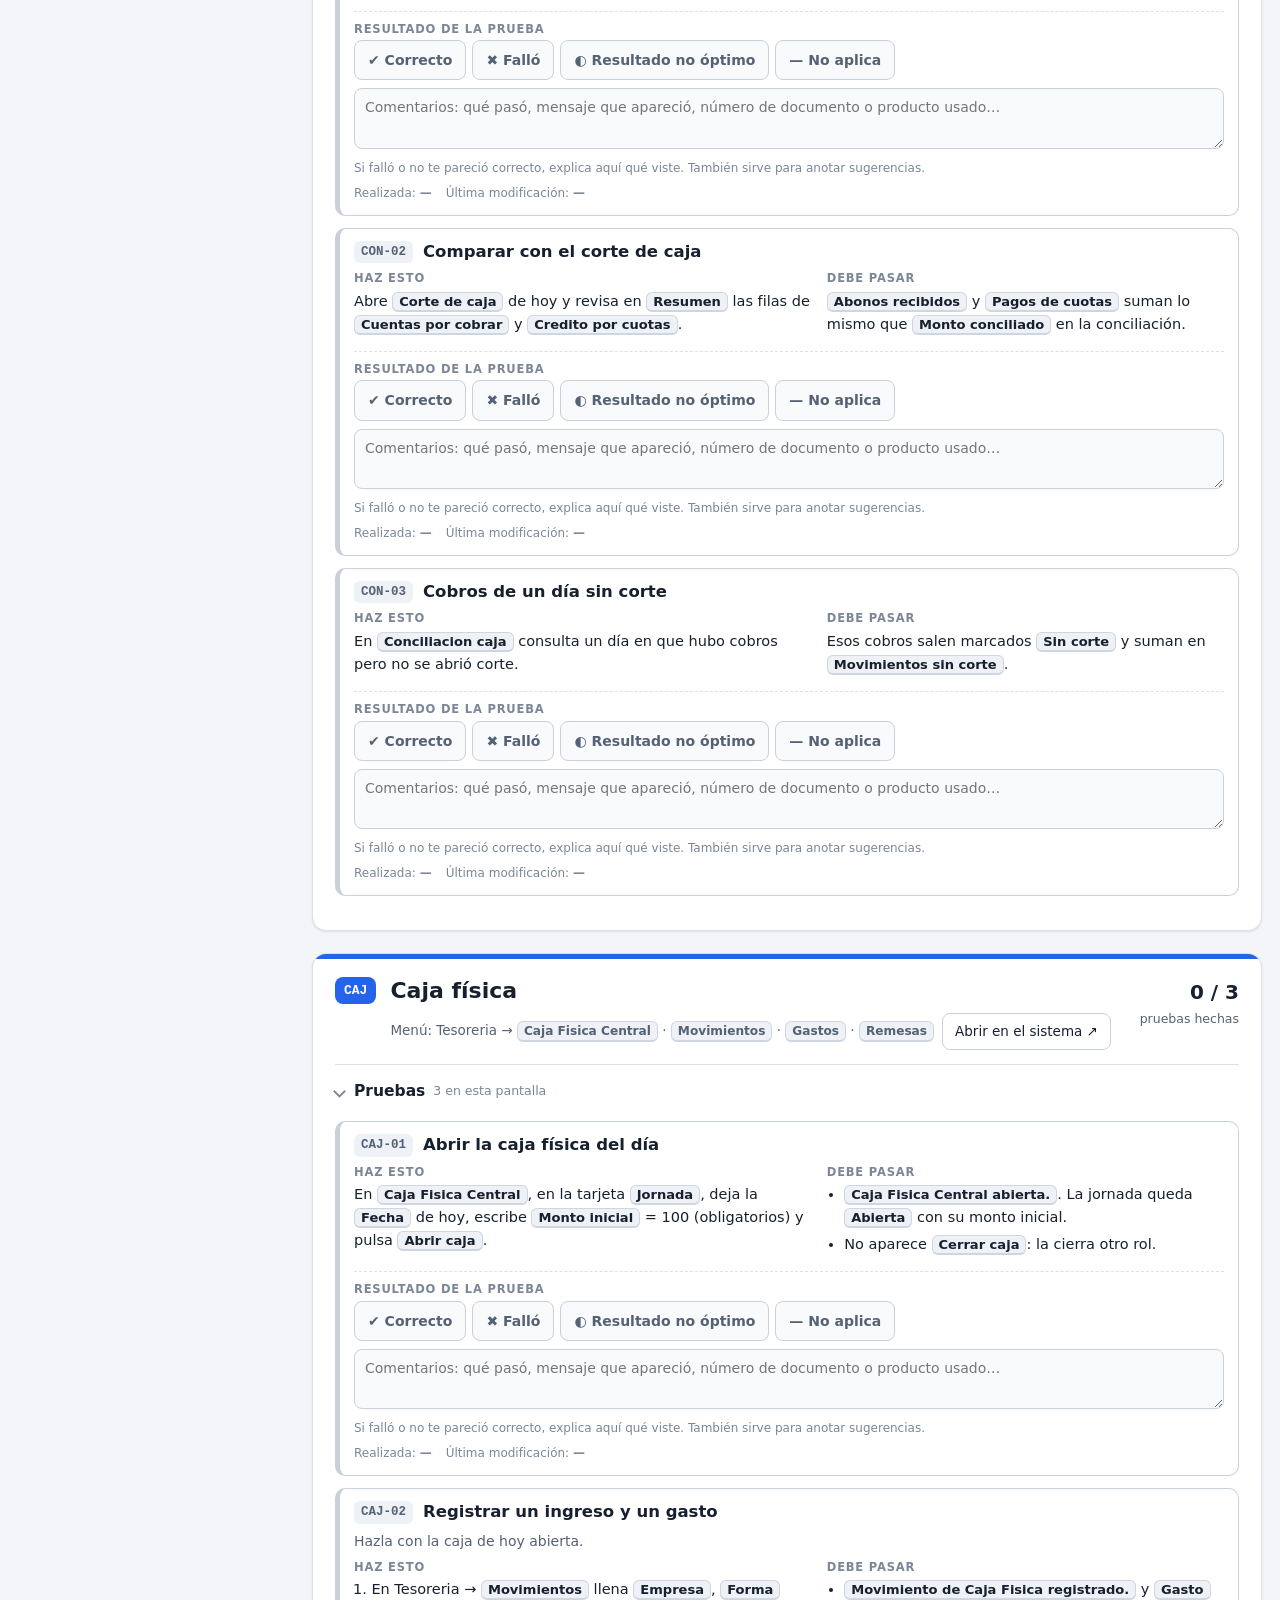
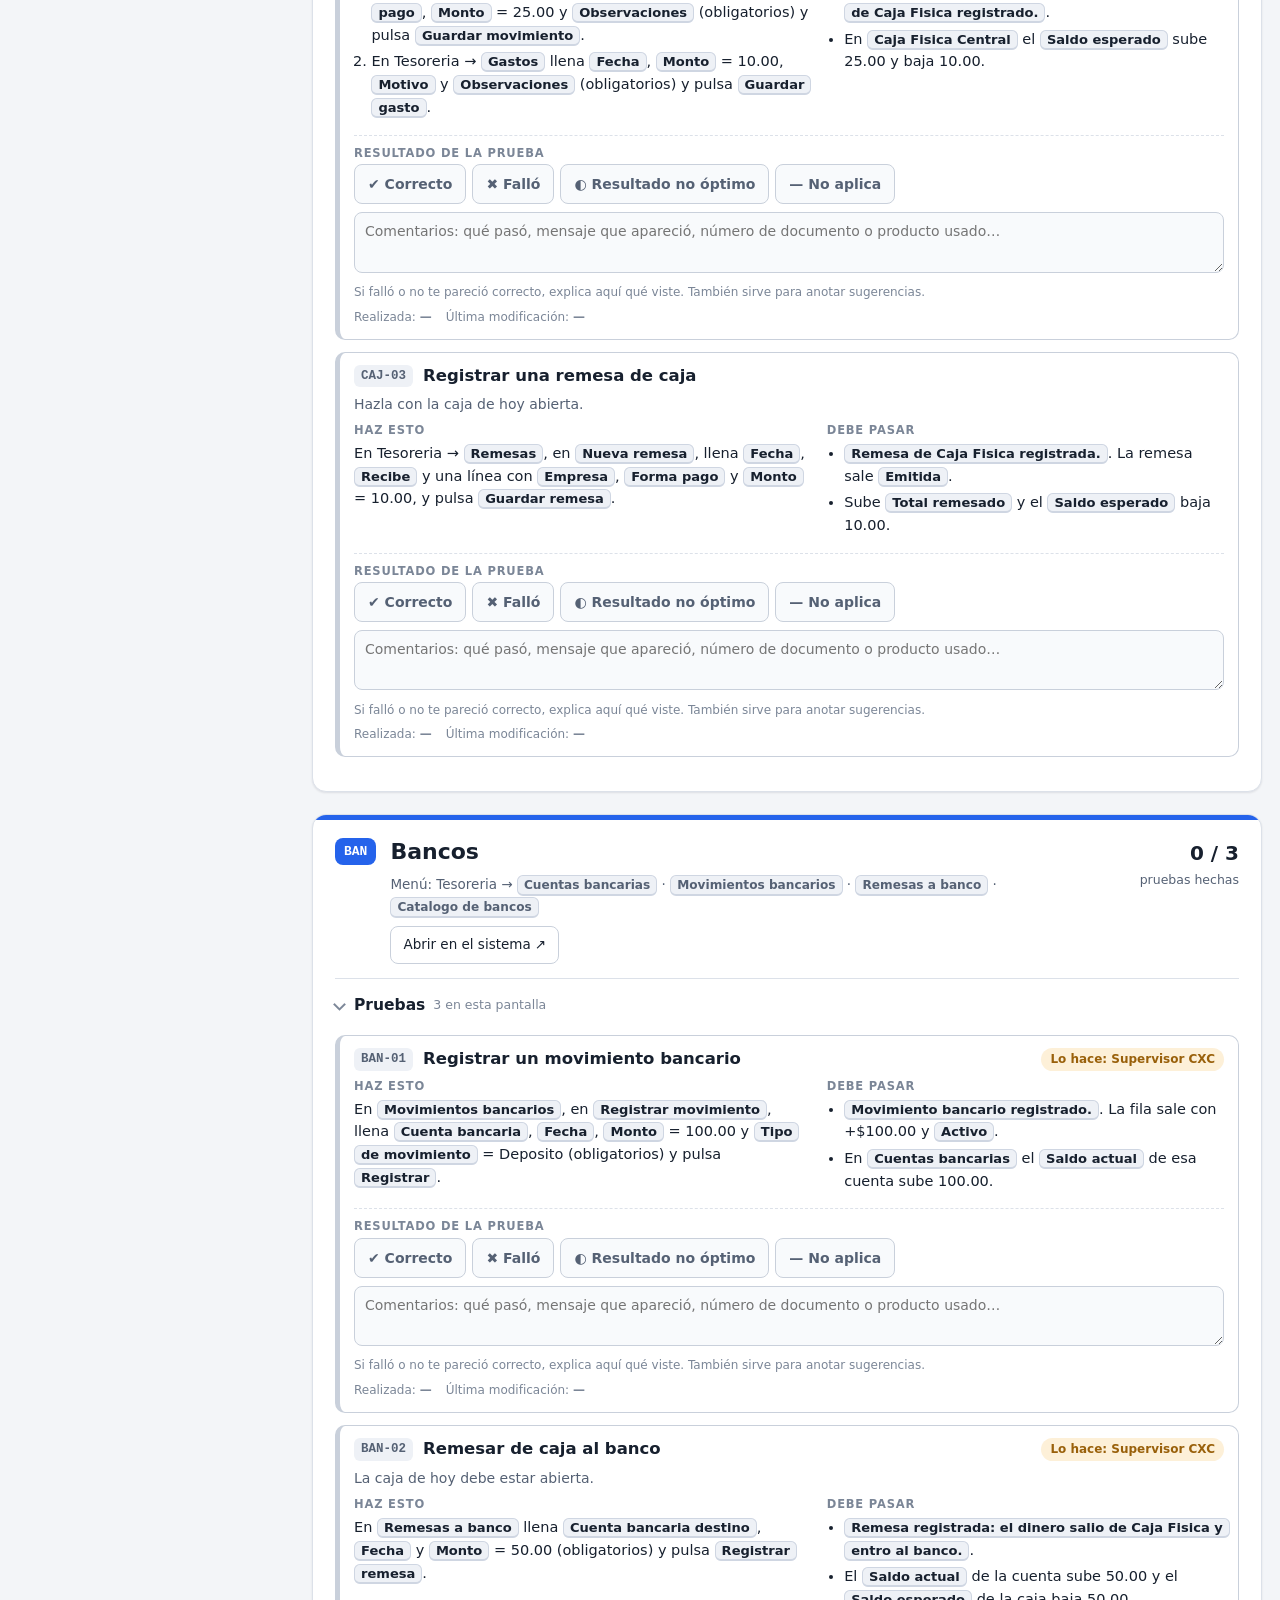
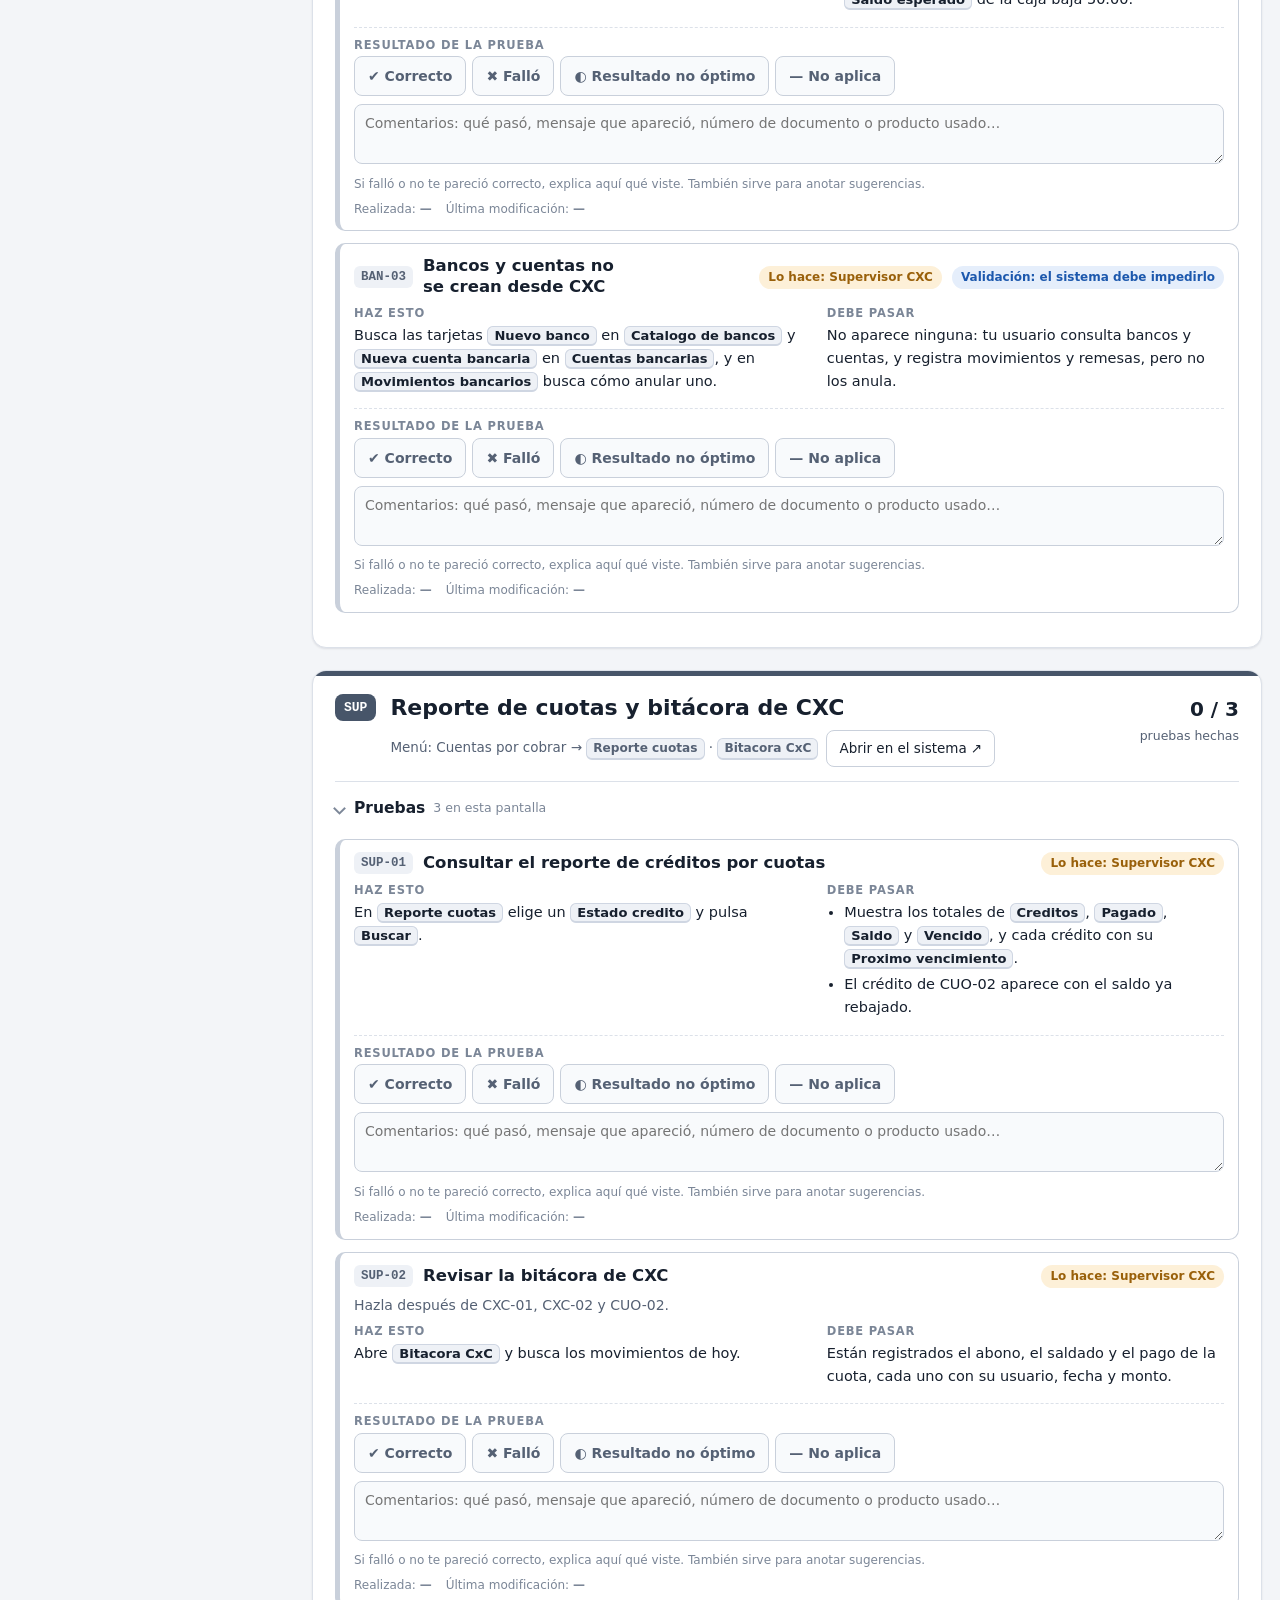
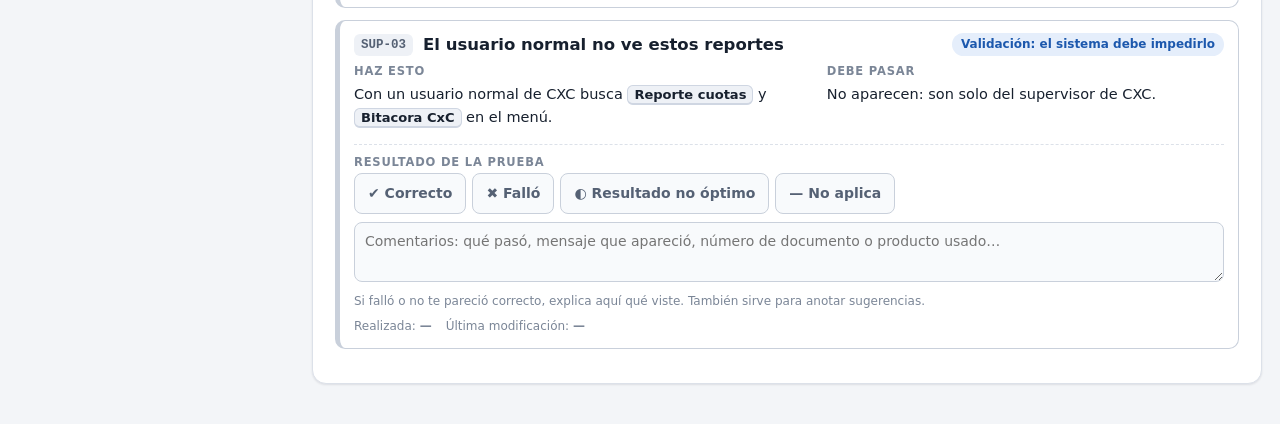
<file: pages/cxc/index.html>
<!doctype html>
<html lang="es">
<head>
<meta charset="utf-8">
<meta name="viewport" content="width=device-width, initial-scale=1">
<title>Pruebas · CXC · DSIN ERP</title>
<meta name="description" content="Checklist de pruebas del sistema DSIN ERP para el departamento de CXC. El avance se guarda en el navegador de cada persona.">
<meta name="robots" content="noindex">
<link rel="stylesheet" href="../comun/estilo.css">
</head>
<body>
<header class="barra">
  <div class="barra-in">
    <div class="marca">
      <b id="titulo-area">CXC</b>
      <span id="sub-area">DSIN ERP · checklist de pruebas</span>
    </div>
    <div class="avance" title="Pruebas con resultado anotado">
      <div class="riel" id="riel-total"></div>
      <span class="num" id="num-total">0 de 0 pruebas</span>
    </div>
    <div class="buscar"><input id="buscar" type="search" placeholder="Buscar prueba o pantalla…" aria-label="Buscar"></div>
    <div class="acciones">
      <button class="btn act" type="button" data-filtro="todas">Todas</button>
      <button class="btn" type="button" data-filtro="pendientes">Pendientes</button>
      <button class="btn" type="button" data-filtro="observadas">Con observación</button>
      <a class="btn" id="btn-sistema" href="#" target="_blank" rel="noopener">Abrir el sistema ↗</a>
      <button class="btn pri" id="btn-reporte" type="button" title="Descarga un archivo con tus resultados, comentarios y fechas">Descargar reporte</button>
      <details class="mas">
        <summary class="btn">Más ▾</summary>
        <div class="caja">
          <button type="button" id="btn-ver-reporte">Ver el reporte en pantalla<small>Se abre en otra pestaña; desde ahí puedes imprimirlo o guardarlo como PDF</small></button>
          <button type="button" id="btn-csv">Descargar tabla para Excel (CSV)</button>
          <button type="button" id="btn-recuperar">Recuperar avance desde un reporte<small>Si cambias de computadora, carga aquí el reporte que descargaste</small></button>
          <button type="button" id="btn-abrir-todo">Abrir / cerrar todas las explicaciones</button>
          <button type="button" id="btn-tema">Cambiar tema claro / oscuro</button>
          <button type="button" id="btn-imprimir">Imprimir la checklist</button>
          <button type="button" id="btn-borrar">Borrar todo mi avance<small>Pide confirmación</small></button>
        </div>
      </details>
      <input type="file" id="archivo" accept="text/html,.html,application/json,.json" hidden>
    </div>
    <span id="guardado" role="status" aria-live="polite"></span>
  </div>
</header>
<div class="marco">
  <nav id="indice" aria-label="Pantallas"></nav>
  <main id="contenido"><p class="vacio">Cargando…</p></main>
</div>
<script src="../config.js"></script>
<script src="datos.js"></script>
<script src="../comun/motor.js"></script>
</body>
</html>
</file>
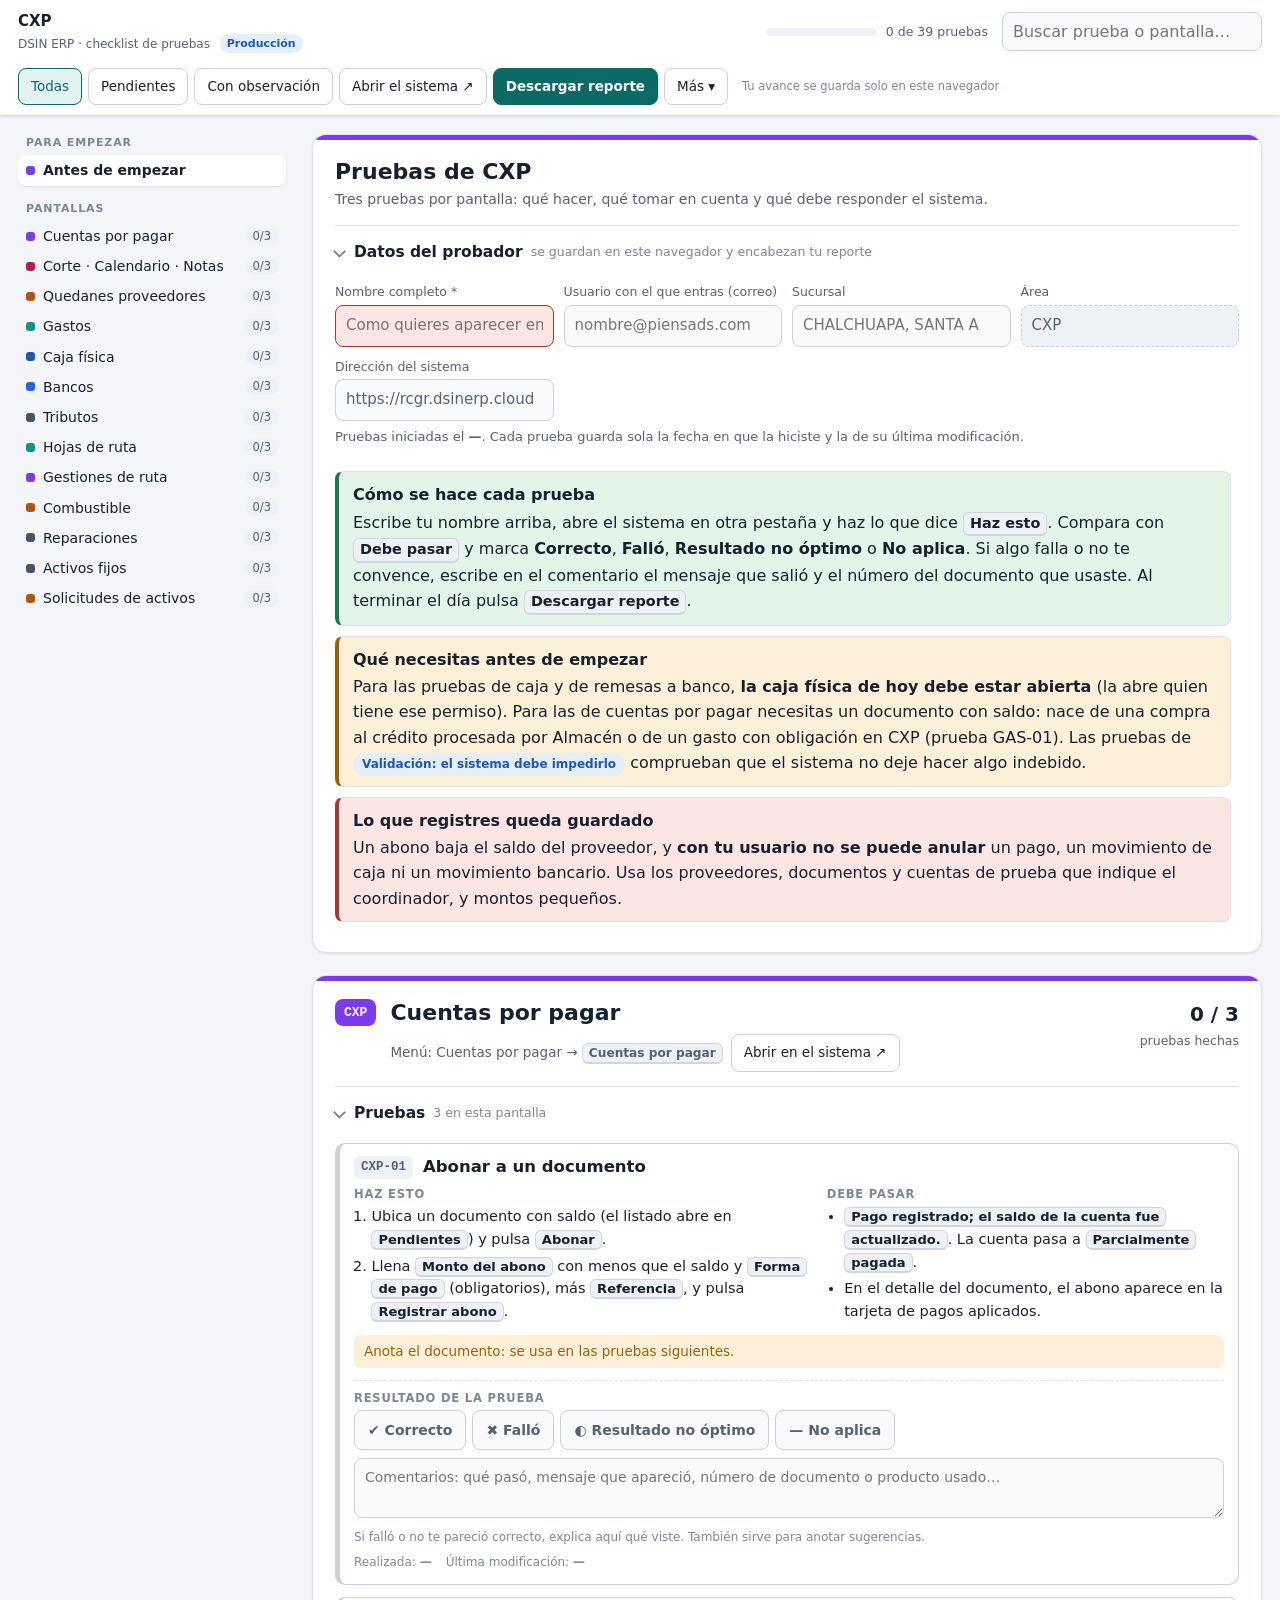
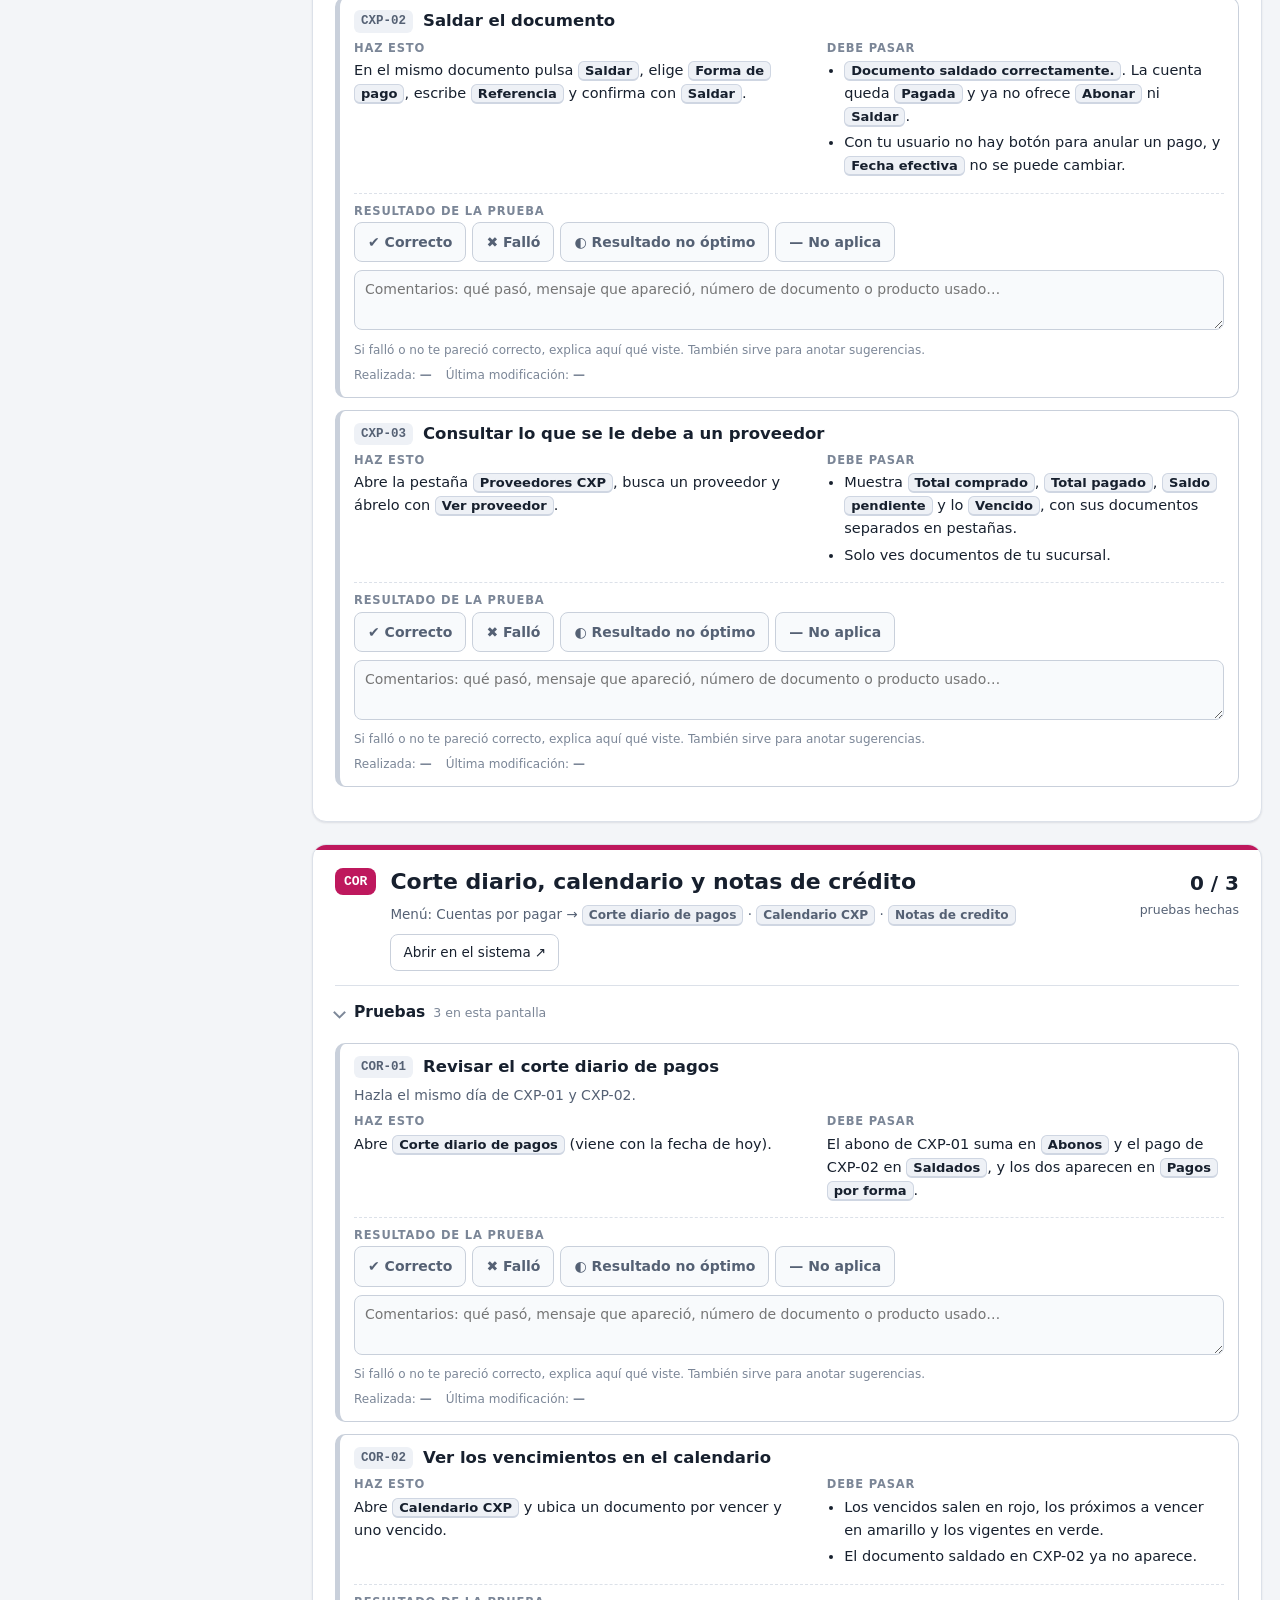
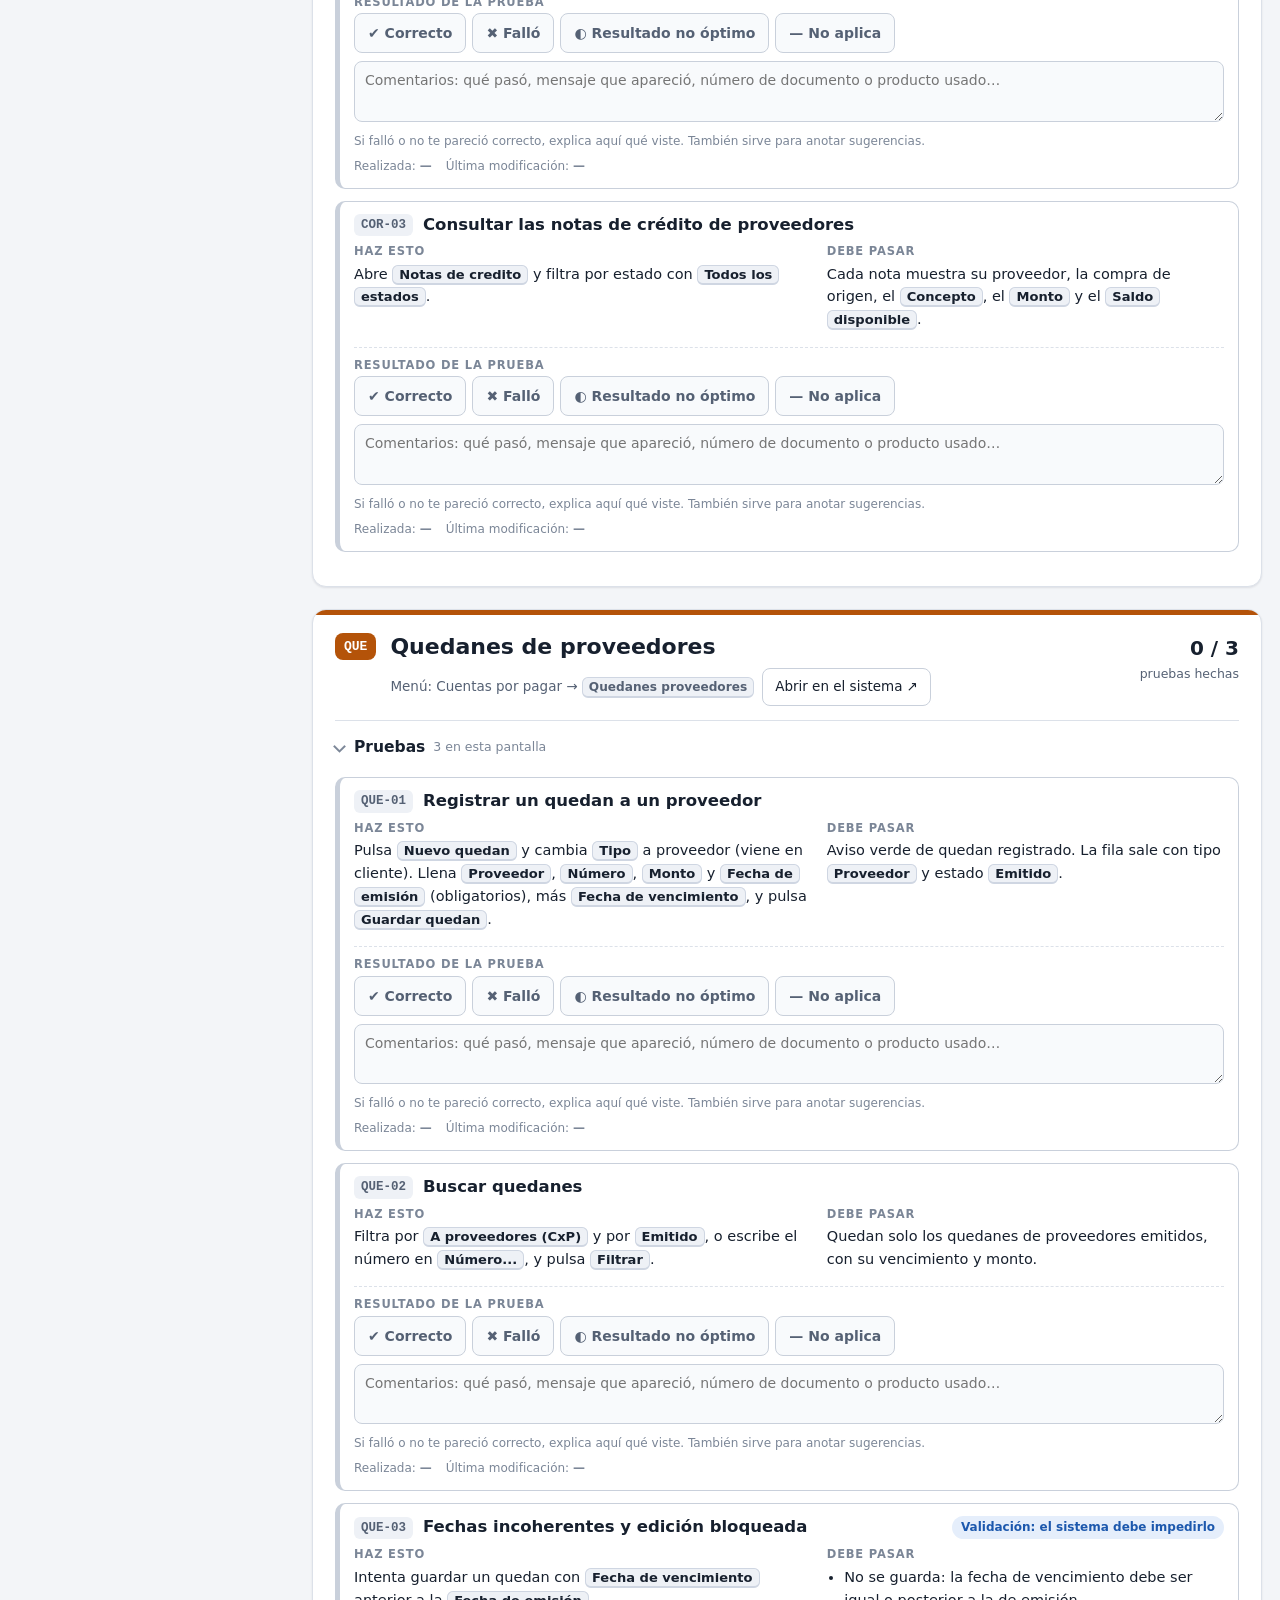
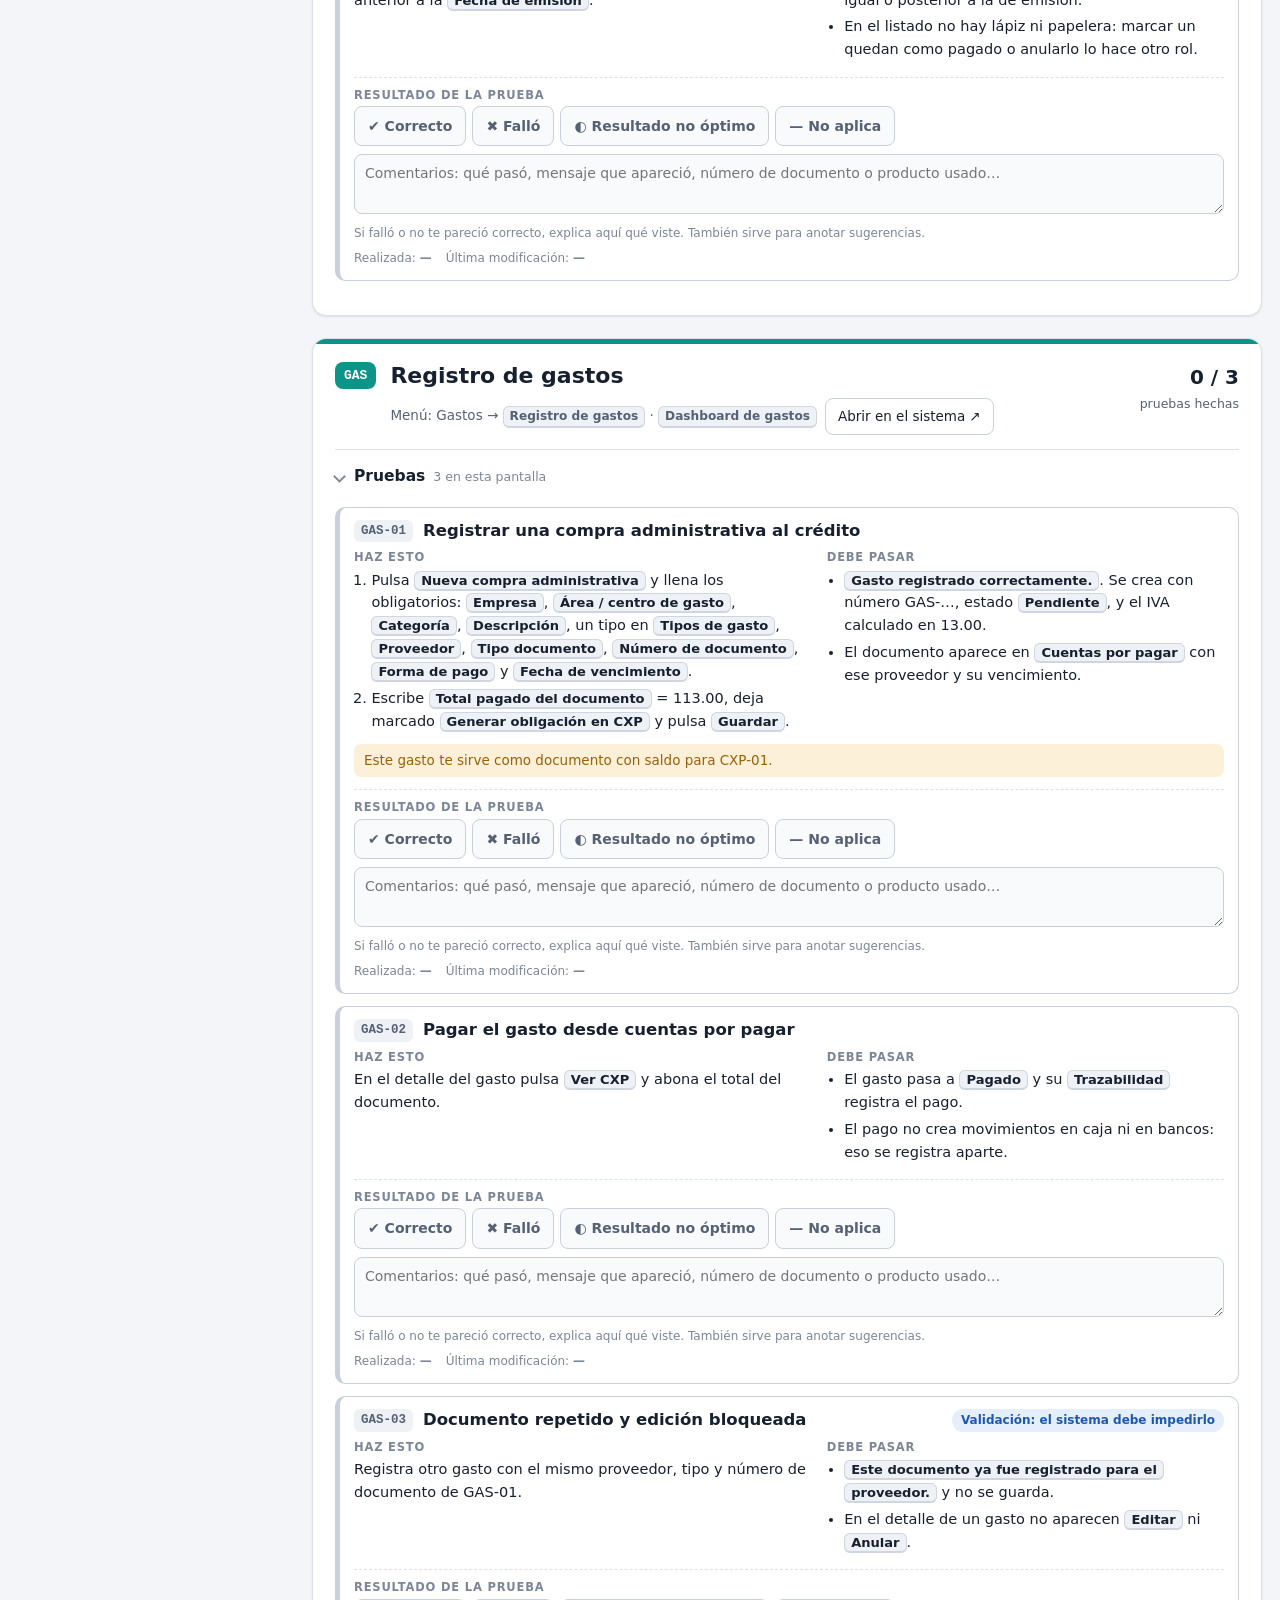
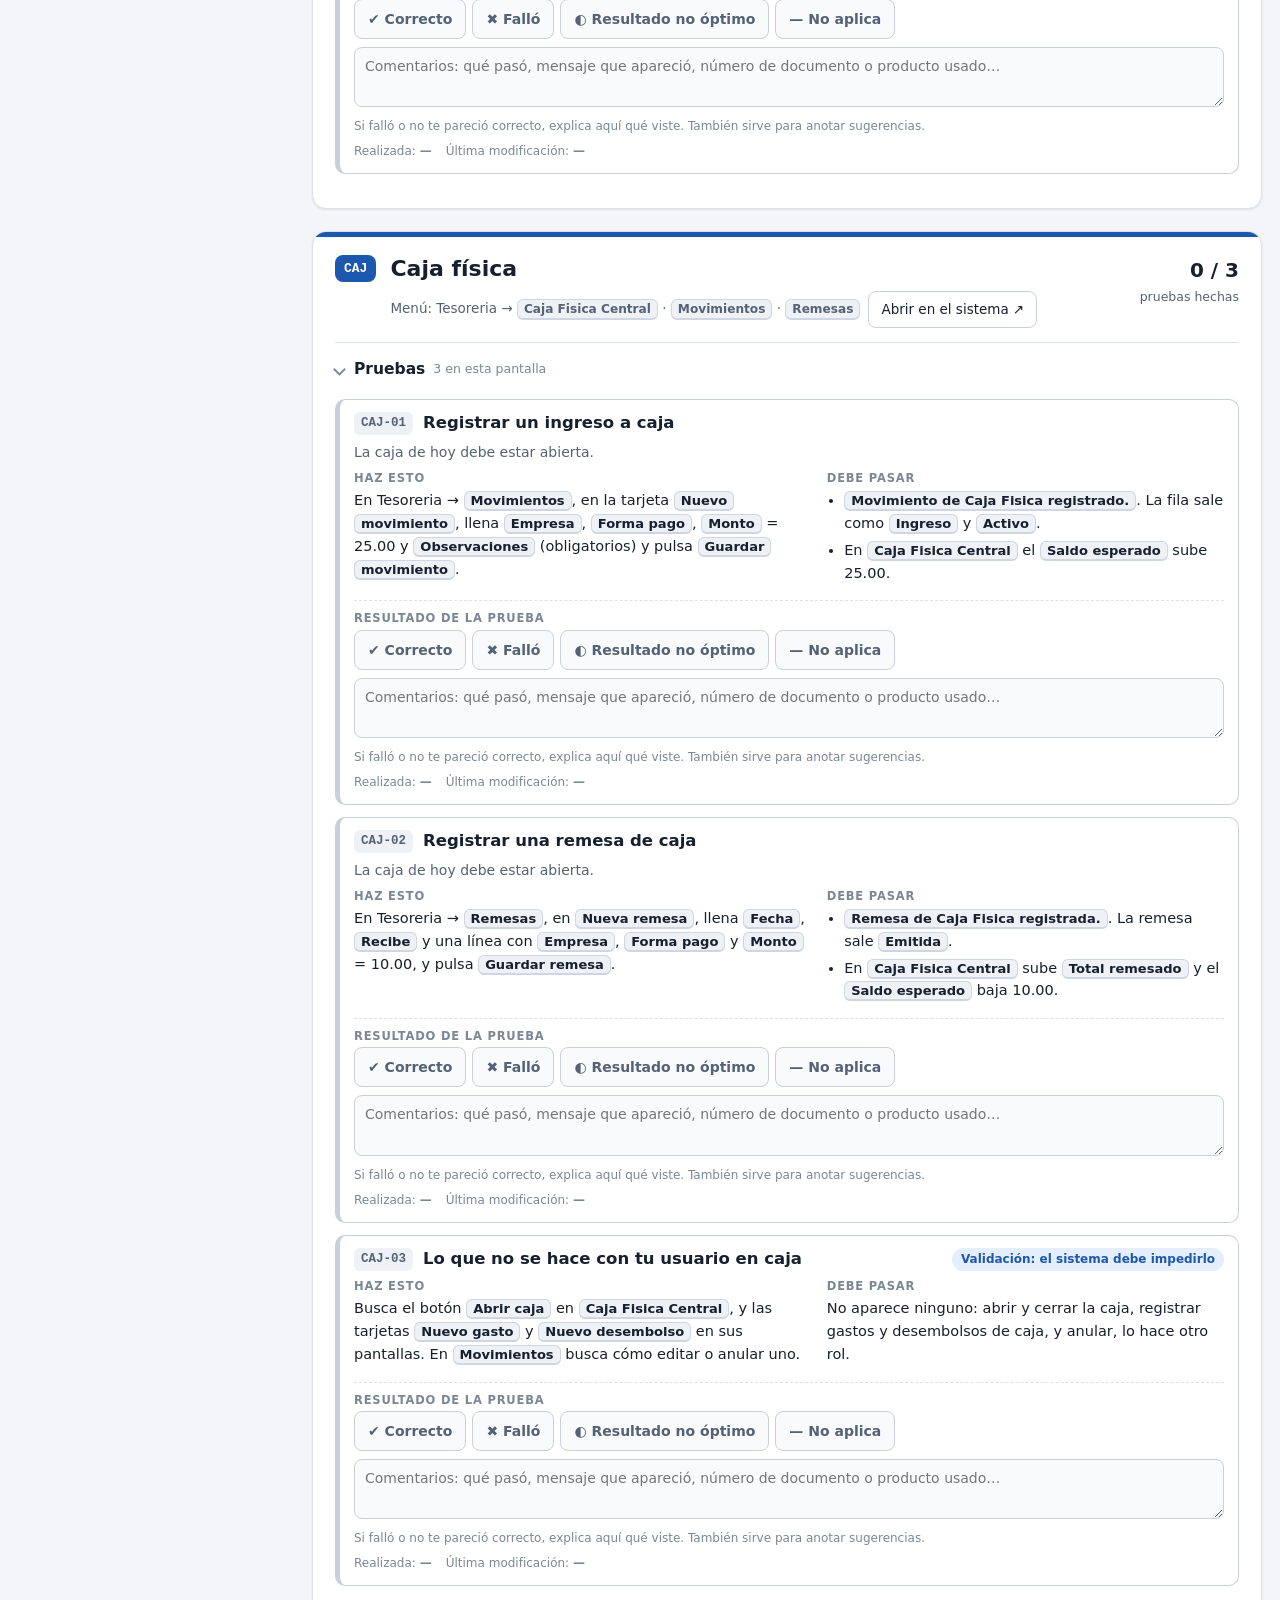
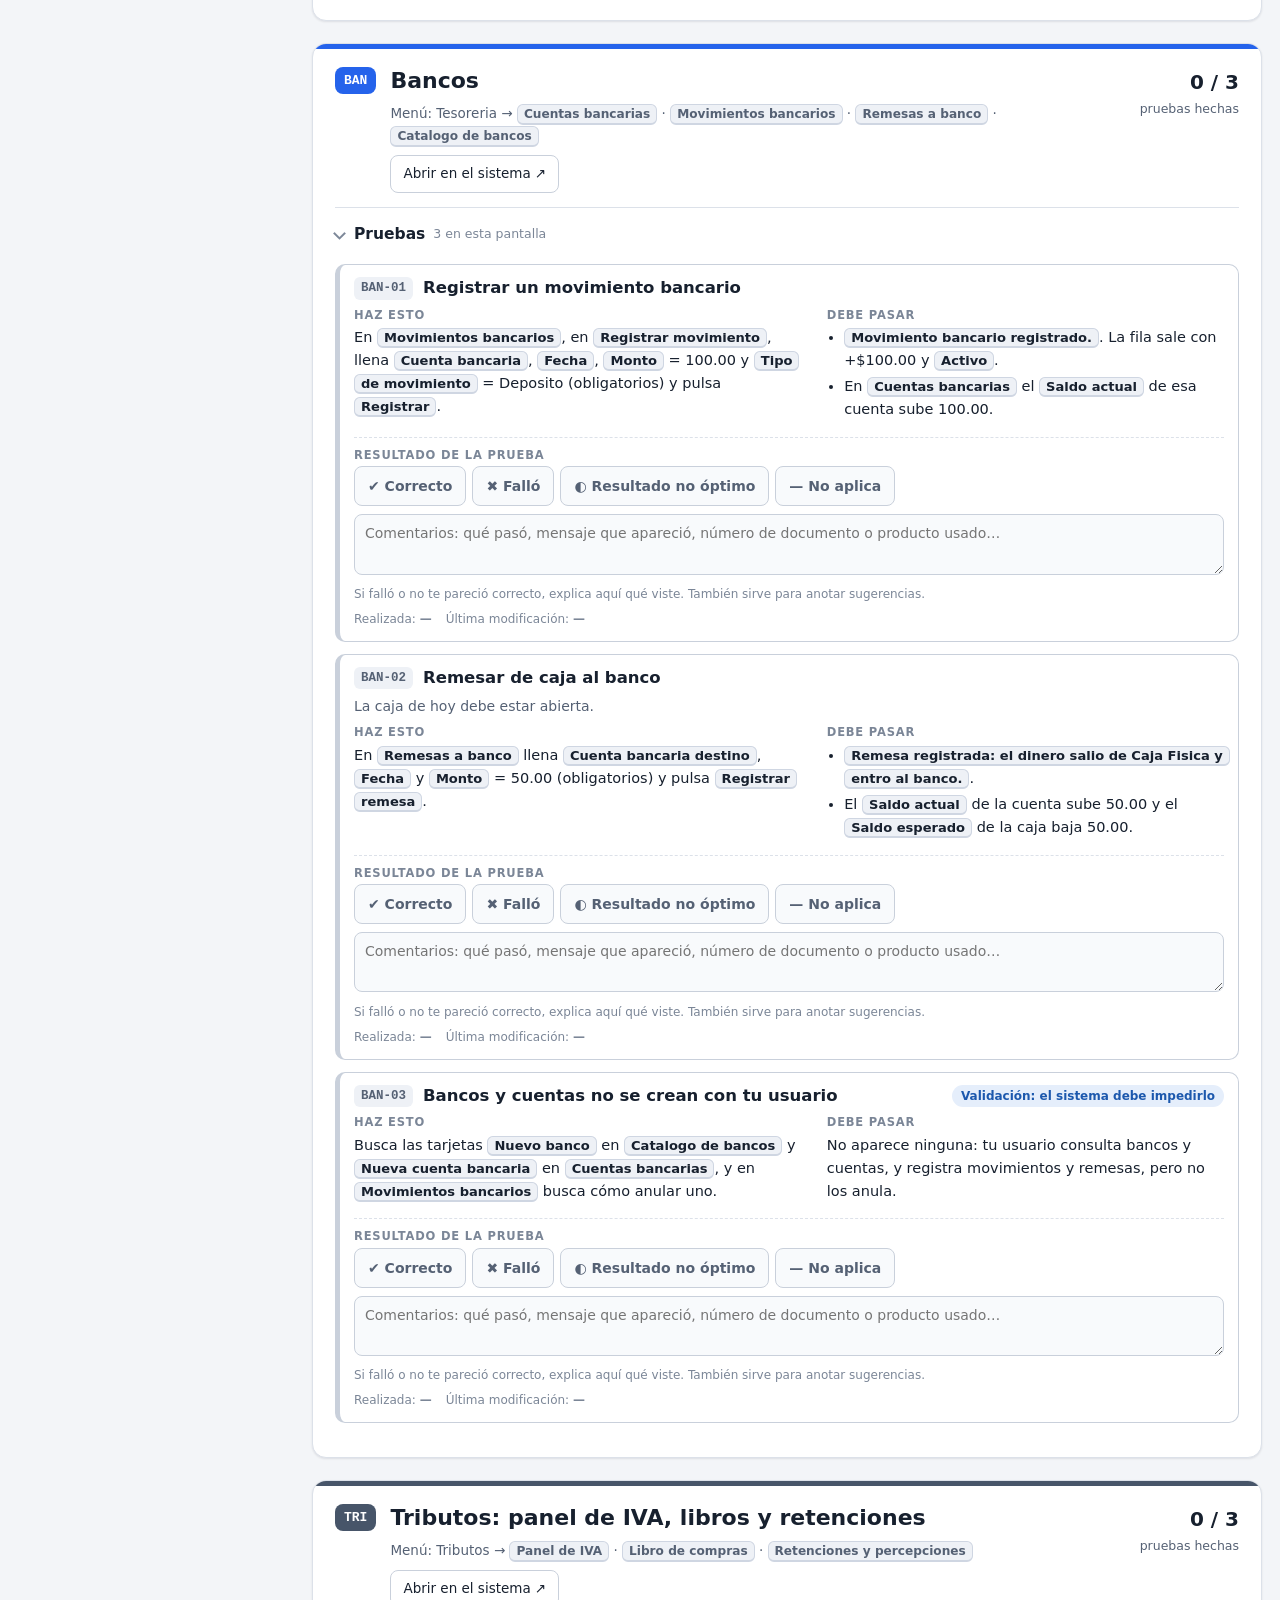
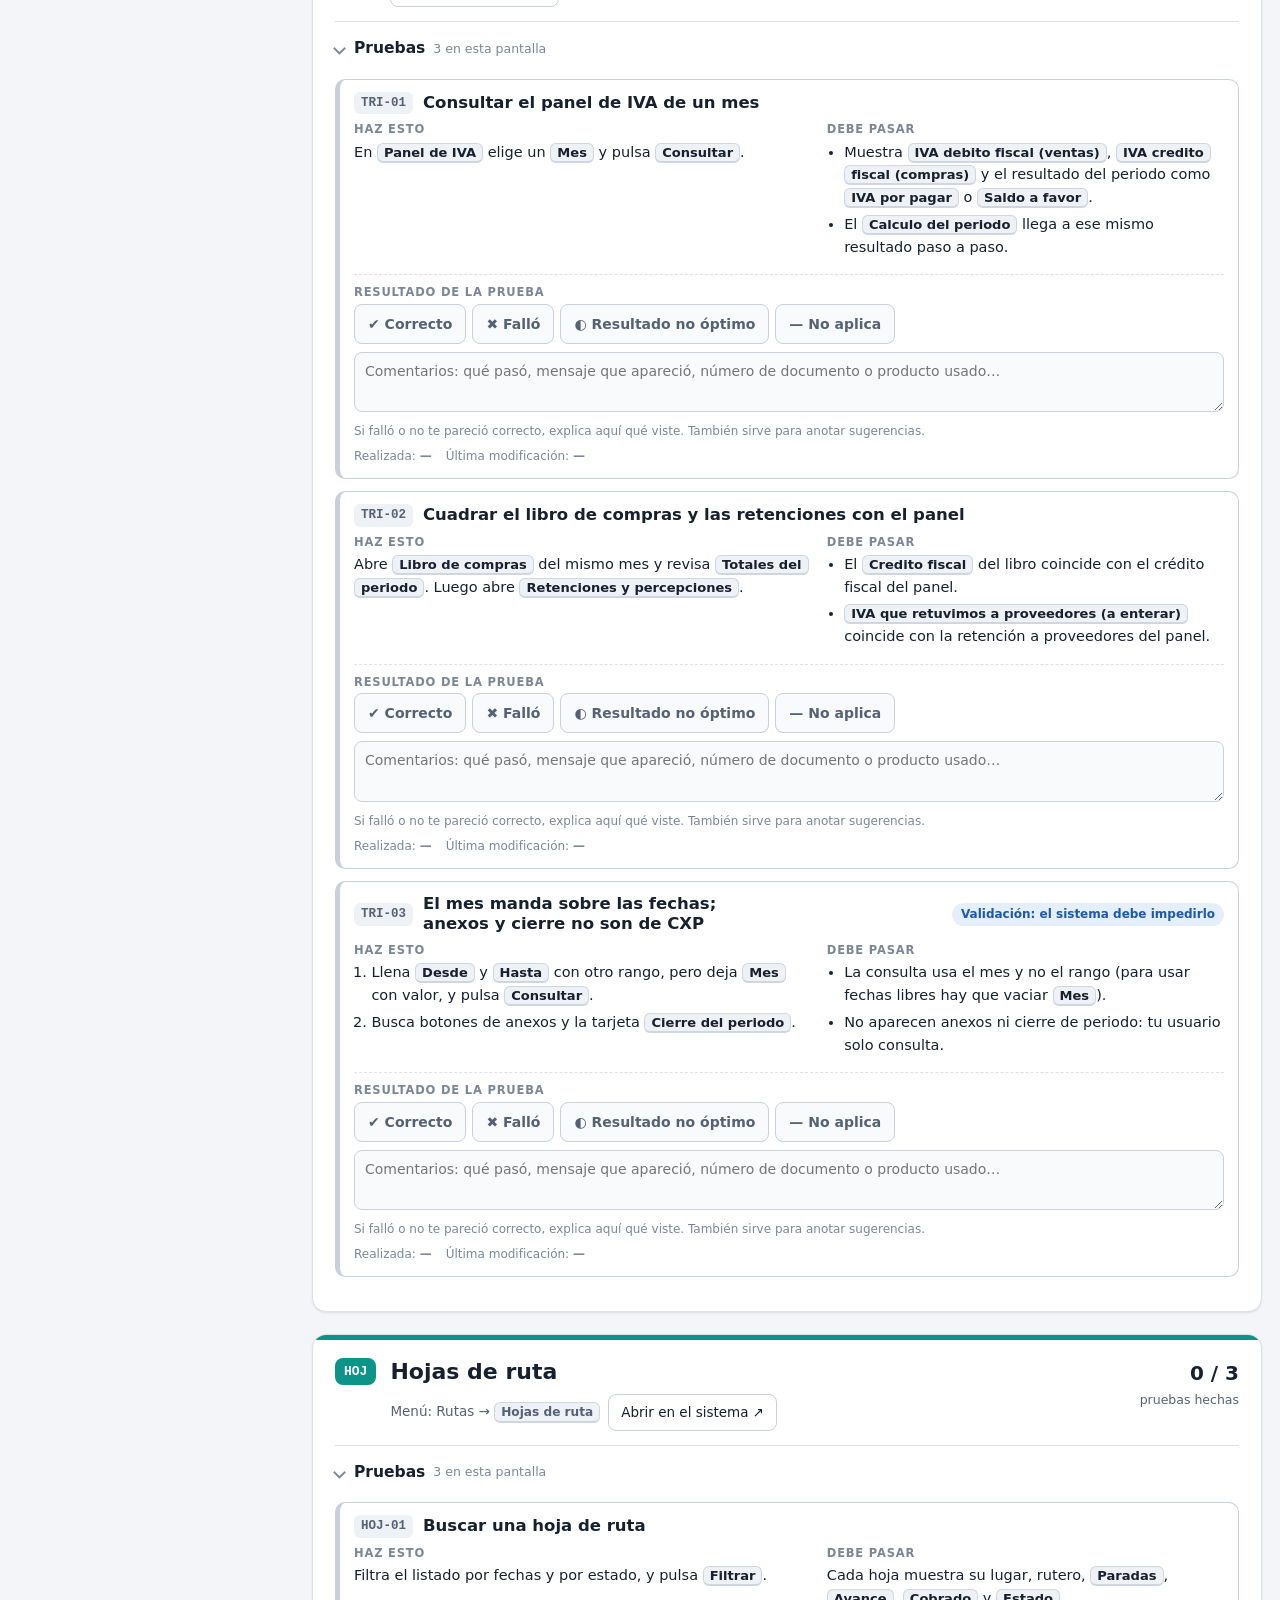
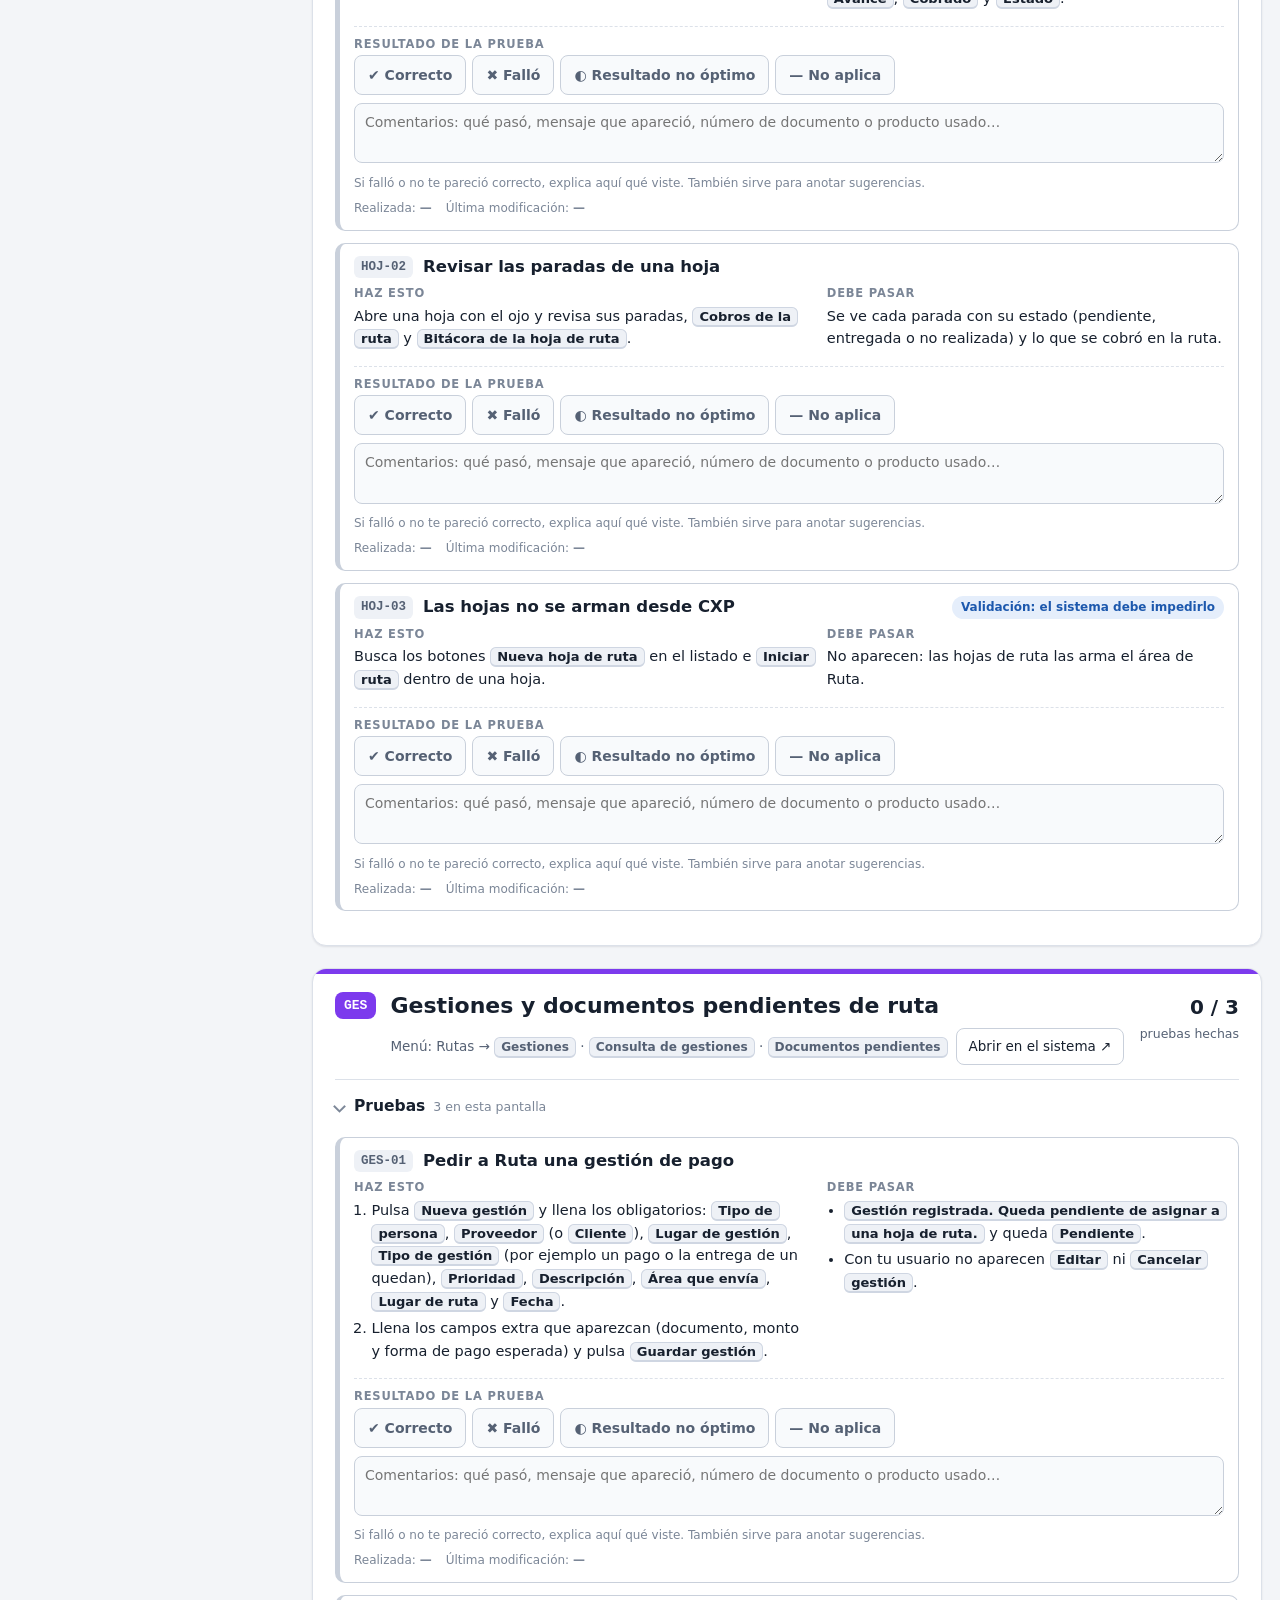
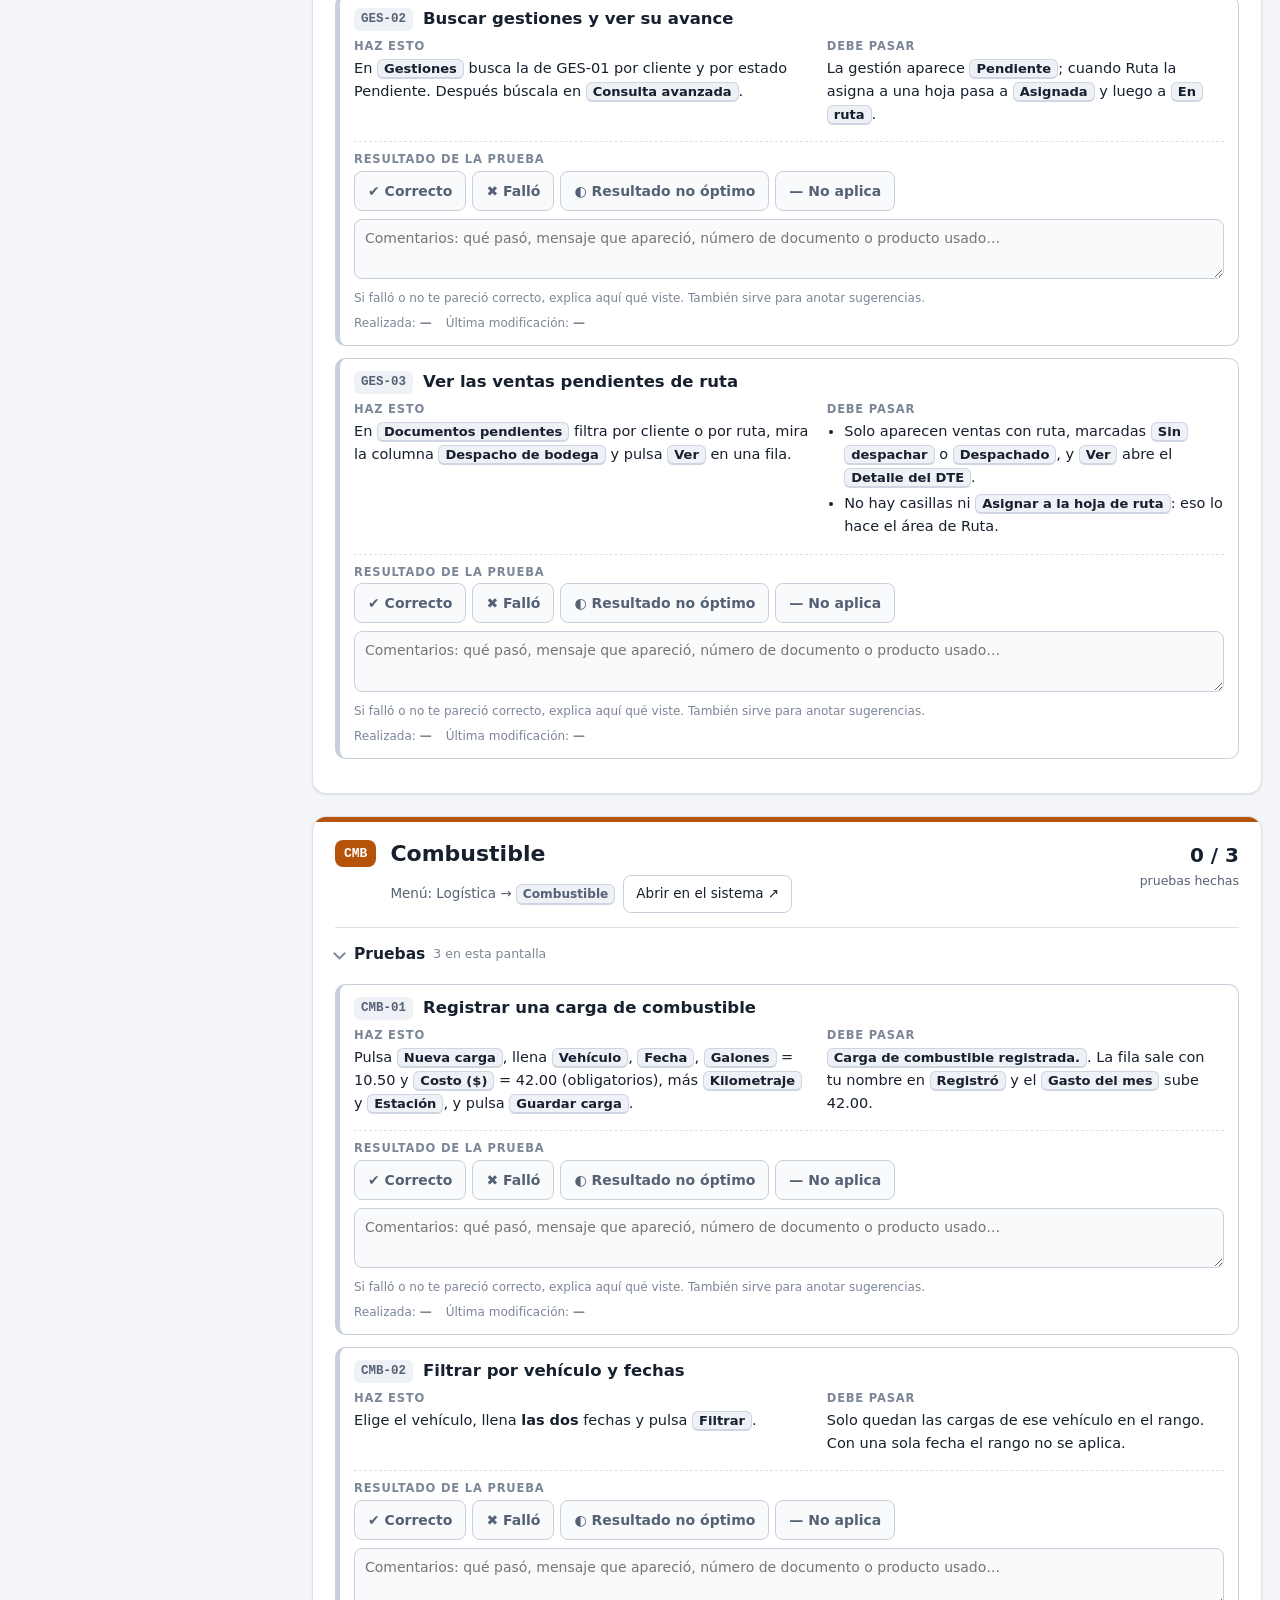
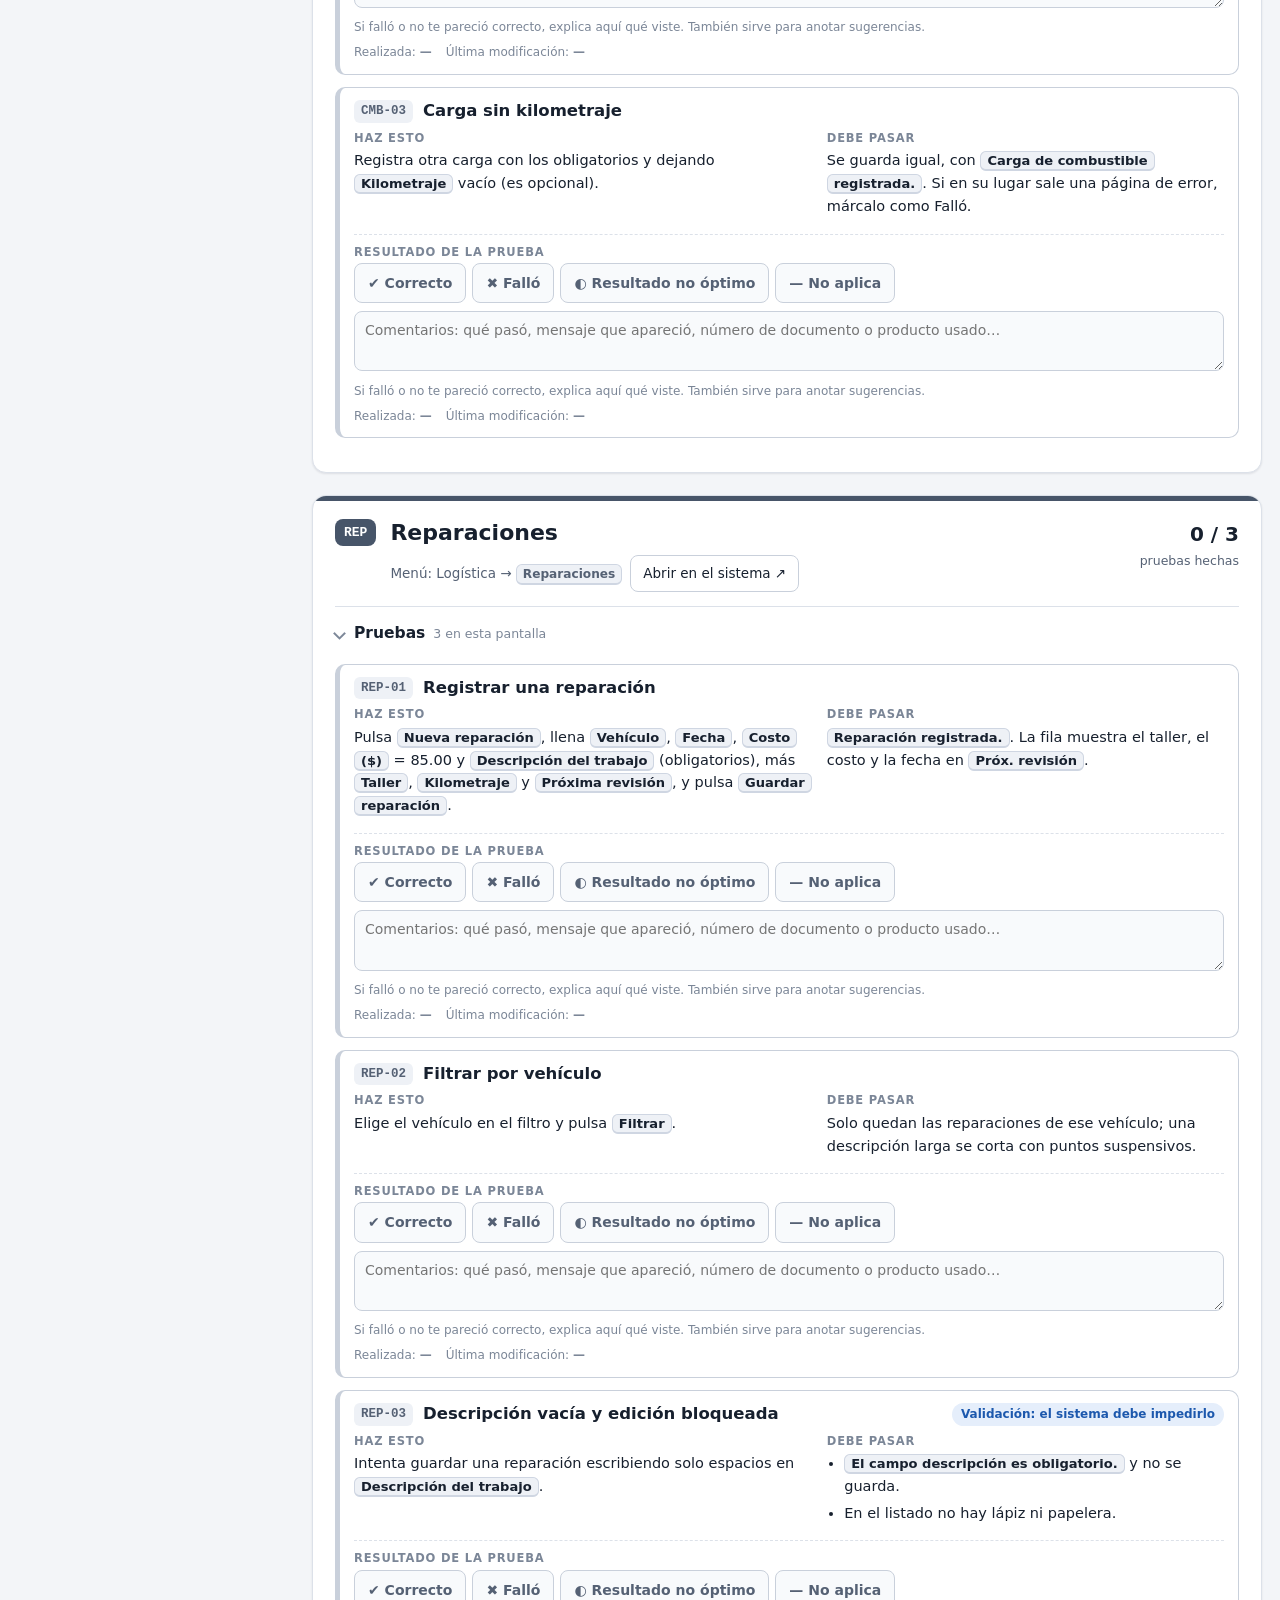
<file: pages/cxp/index.html>
<!doctype html>
<html lang="es">
<head>
<meta charset="utf-8">
<meta name="viewport" content="width=device-width, initial-scale=1">
<title>Pruebas · CXP · DSIN ERP</title>
<meta name="description" content="Checklist de pruebas del sistema DSIN ERP para el departamento de CXP. El avance se guarda en el navegador de cada persona.">
<meta name="robots" content="noindex">
<link rel="stylesheet" href="../comun/estilo.css">
</head>
<body>
<header class="barra">
  <div class="barra-in">
    <div class="marca">
      <b id="titulo-area">CXP</b>
      <span id="sub-area">DSIN ERP · checklist de pruebas</span>
    </div>
    <div class="avance" title="Pruebas con resultado anotado">
      <div class="riel" id="riel-total"></div>
      <span class="num" id="num-total">0 de 0 pruebas</span>
    </div>
    <div class="buscar"><input id="buscar" type="search" placeholder="Buscar prueba o pantalla…" aria-label="Buscar"></div>
    <div class="acciones">
      <button class="btn act" type="button" data-filtro="todas">Todas</button>
      <button class="btn" type="button" data-filtro="pendientes">Pendientes</button>
      <button class="btn" type="button" data-filtro="observadas">Con observación</button>
      <a class="btn" id="btn-sistema" href="#" target="_blank" rel="noopener">Abrir el sistema ↗</a>
      <button class="btn pri" id="btn-reporte" type="button" title="Descarga un archivo con tus resultados, comentarios y fechas">Descargar reporte</button>
      <details class="mas">
        <summary class="btn">Más ▾</summary>
        <div class="caja">
          <button type="button" id="btn-ver-reporte">Ver el reporte en pantalla<small>Se abre en otra pestaña; desde ahí puedes imprimirlo o guardarlo como PDF</small></button>
          <button type="button" id="btn-csv">Descargar tabla para Excel (CSV)</button>
          <button type="button" id="btn-recuperar">Recuperar avance desde un reporte<small>Si cambias de computadora, carga aquí el reporte que descargaste</small></button>
          <button type="button" id="btn-abrir-todo">Abrir / cerrar todas las explicaciones</button>
          <button type="button" id="btn-tema">Cambiar tema claro / oscuro</button>
          <button type="button" id="btn-imprimir">Imprimir la checklist</button>
          <button type="button" id="btn-borrar">Borrar todo mi avance<small>Pide confirmación</small></button>
        </div>
      </details>
      <input type="file" id="archivo" accept="text/html,.html,application/json,.json" hidden>
    </div>
    <span id="guardado" role="status" aria-live="polite"></span>
  </div>
</header>
<div class="marco">
  <nav id="indice" aria-label="Pantallas"></nav>
  <main id="contenido"><p class="vacio">Cargando…</p></main>
</div>
<script src="../config.js"></script>
<script src="datos.js"></script>
<script src="../comun/motor.js"></script>
</body>
</html>
</file>
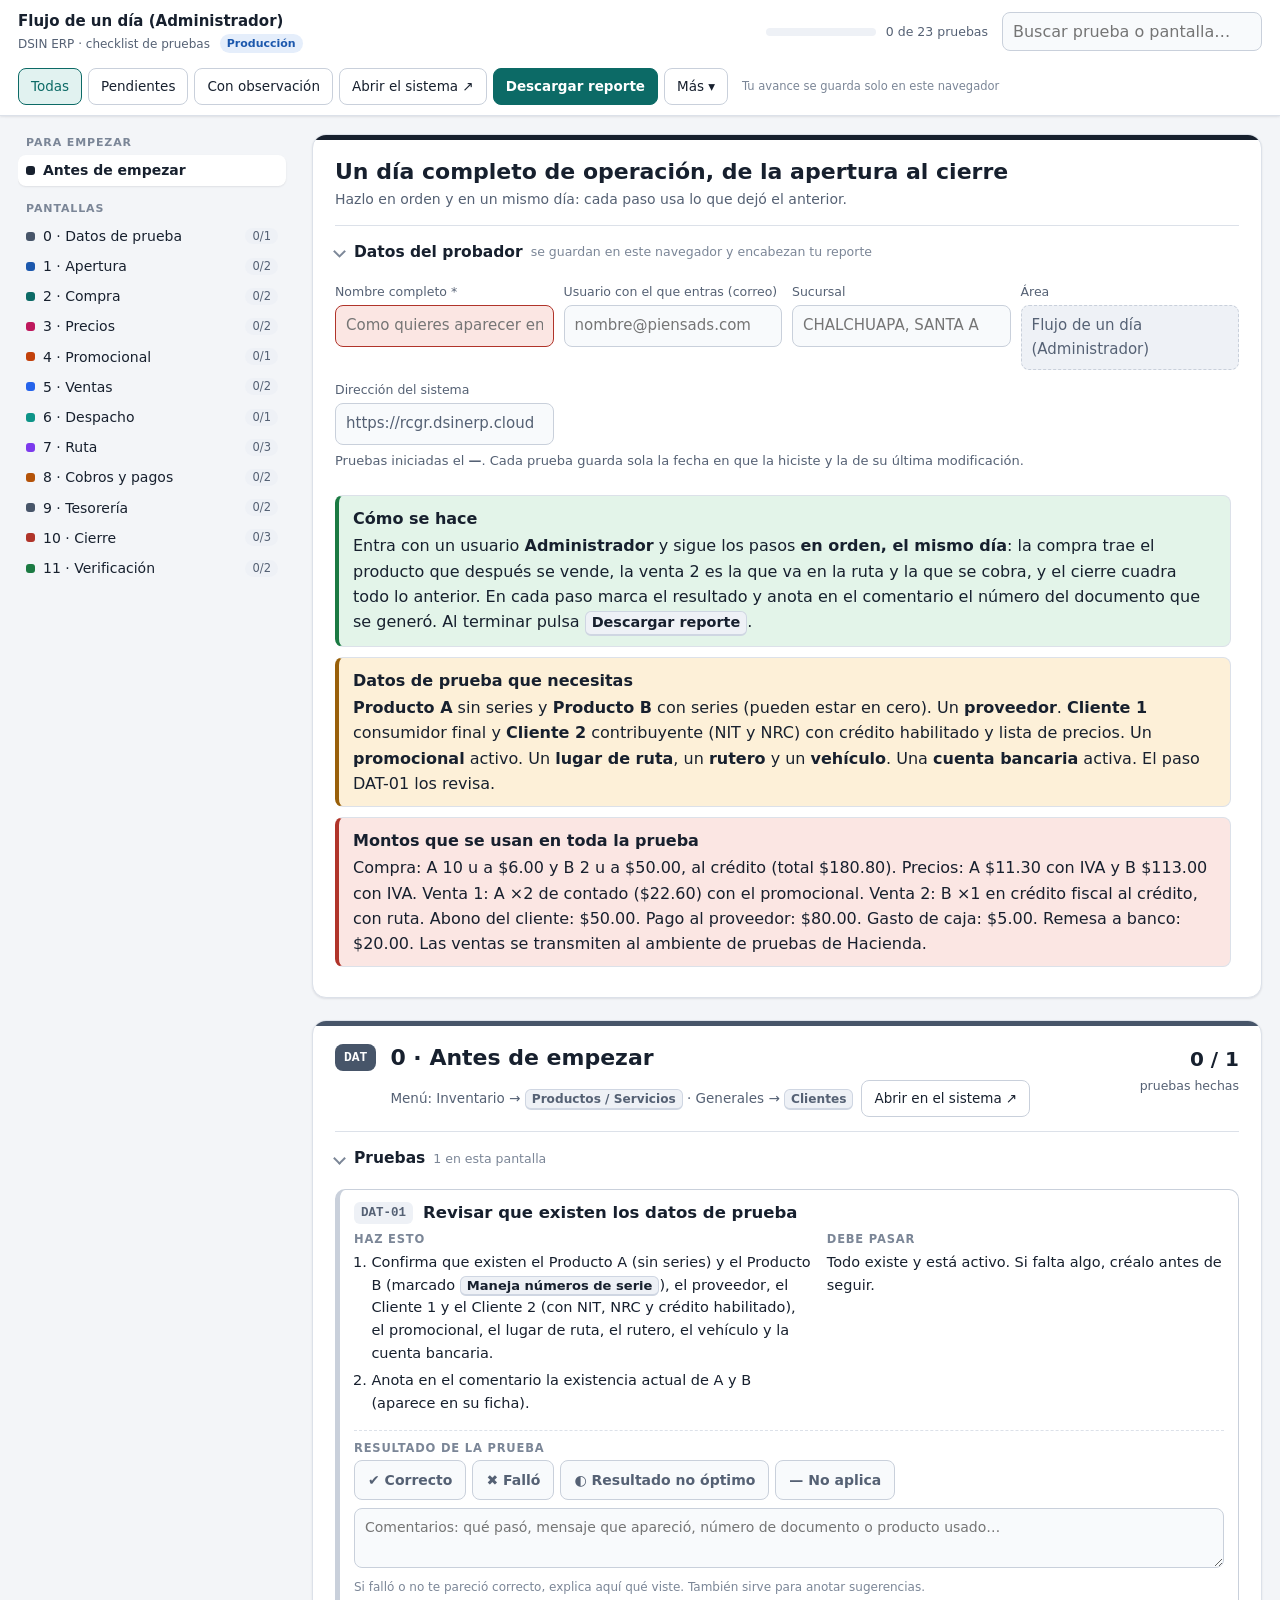
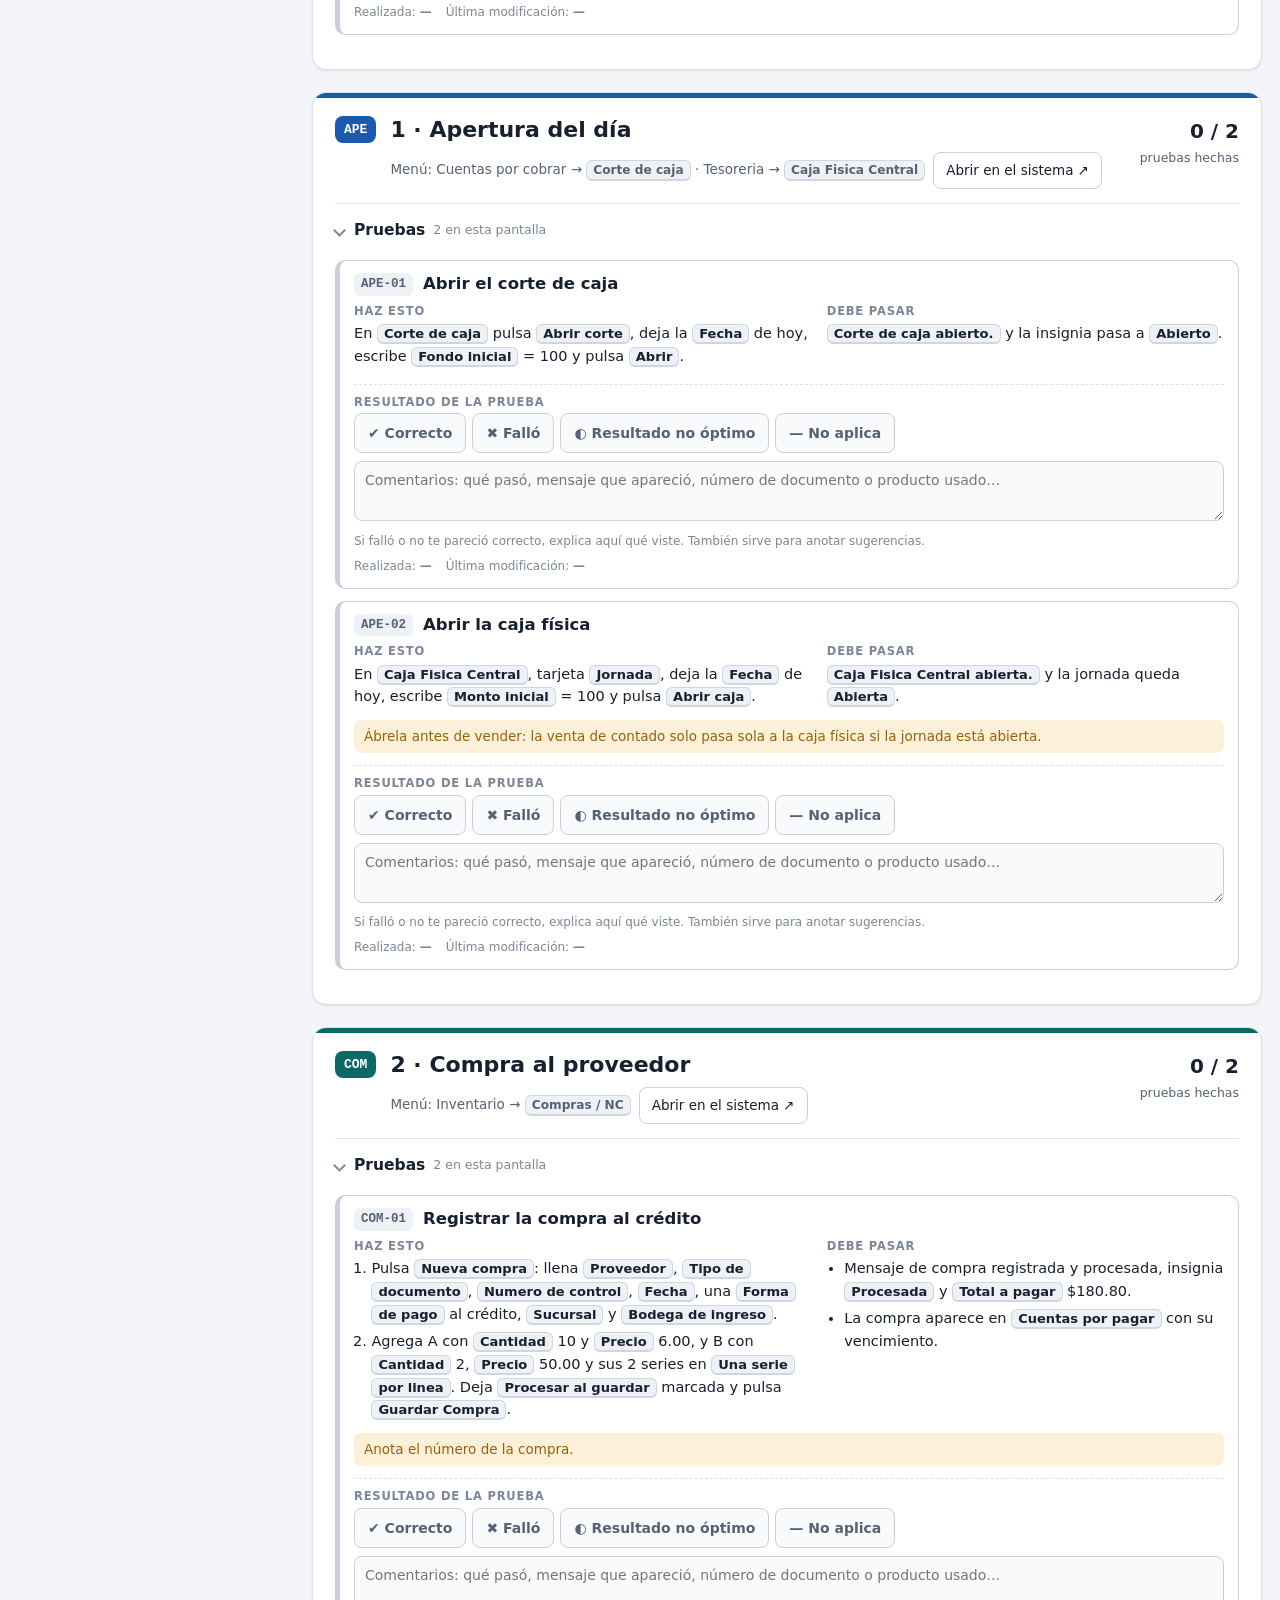
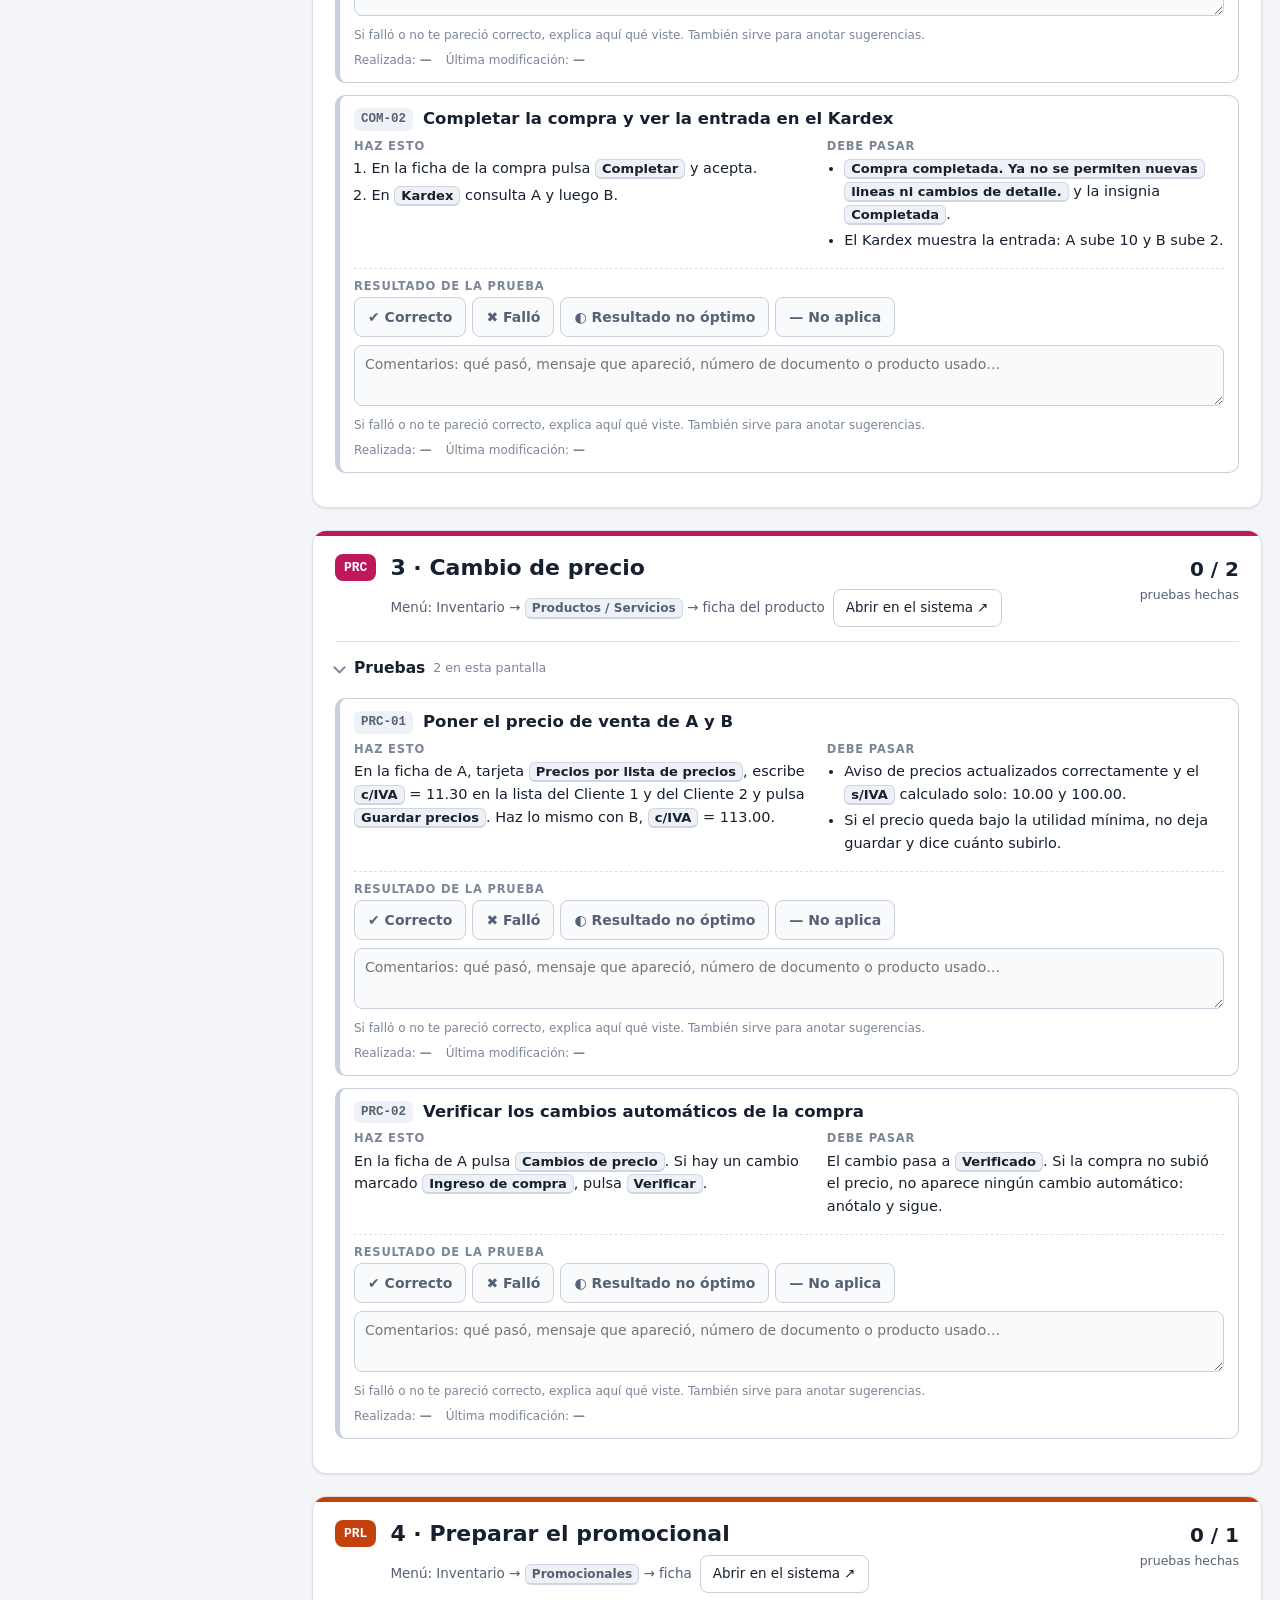
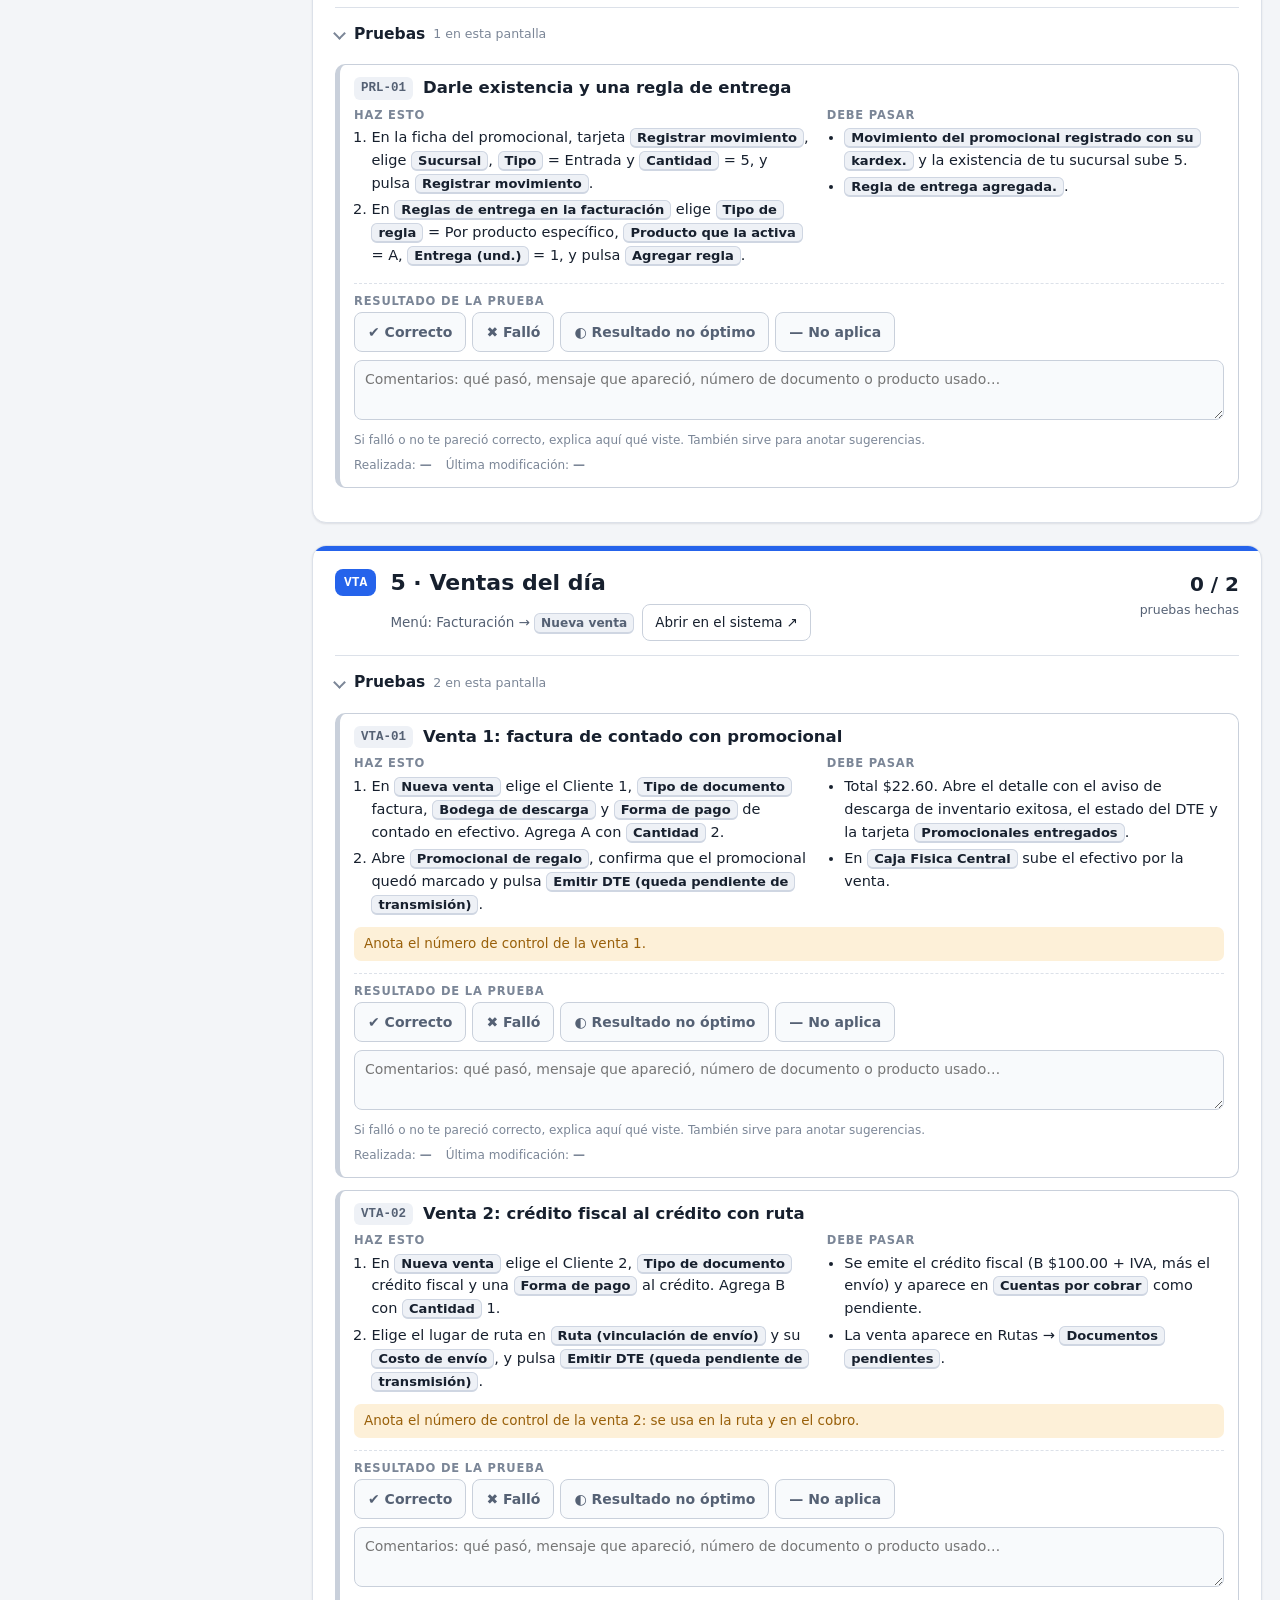
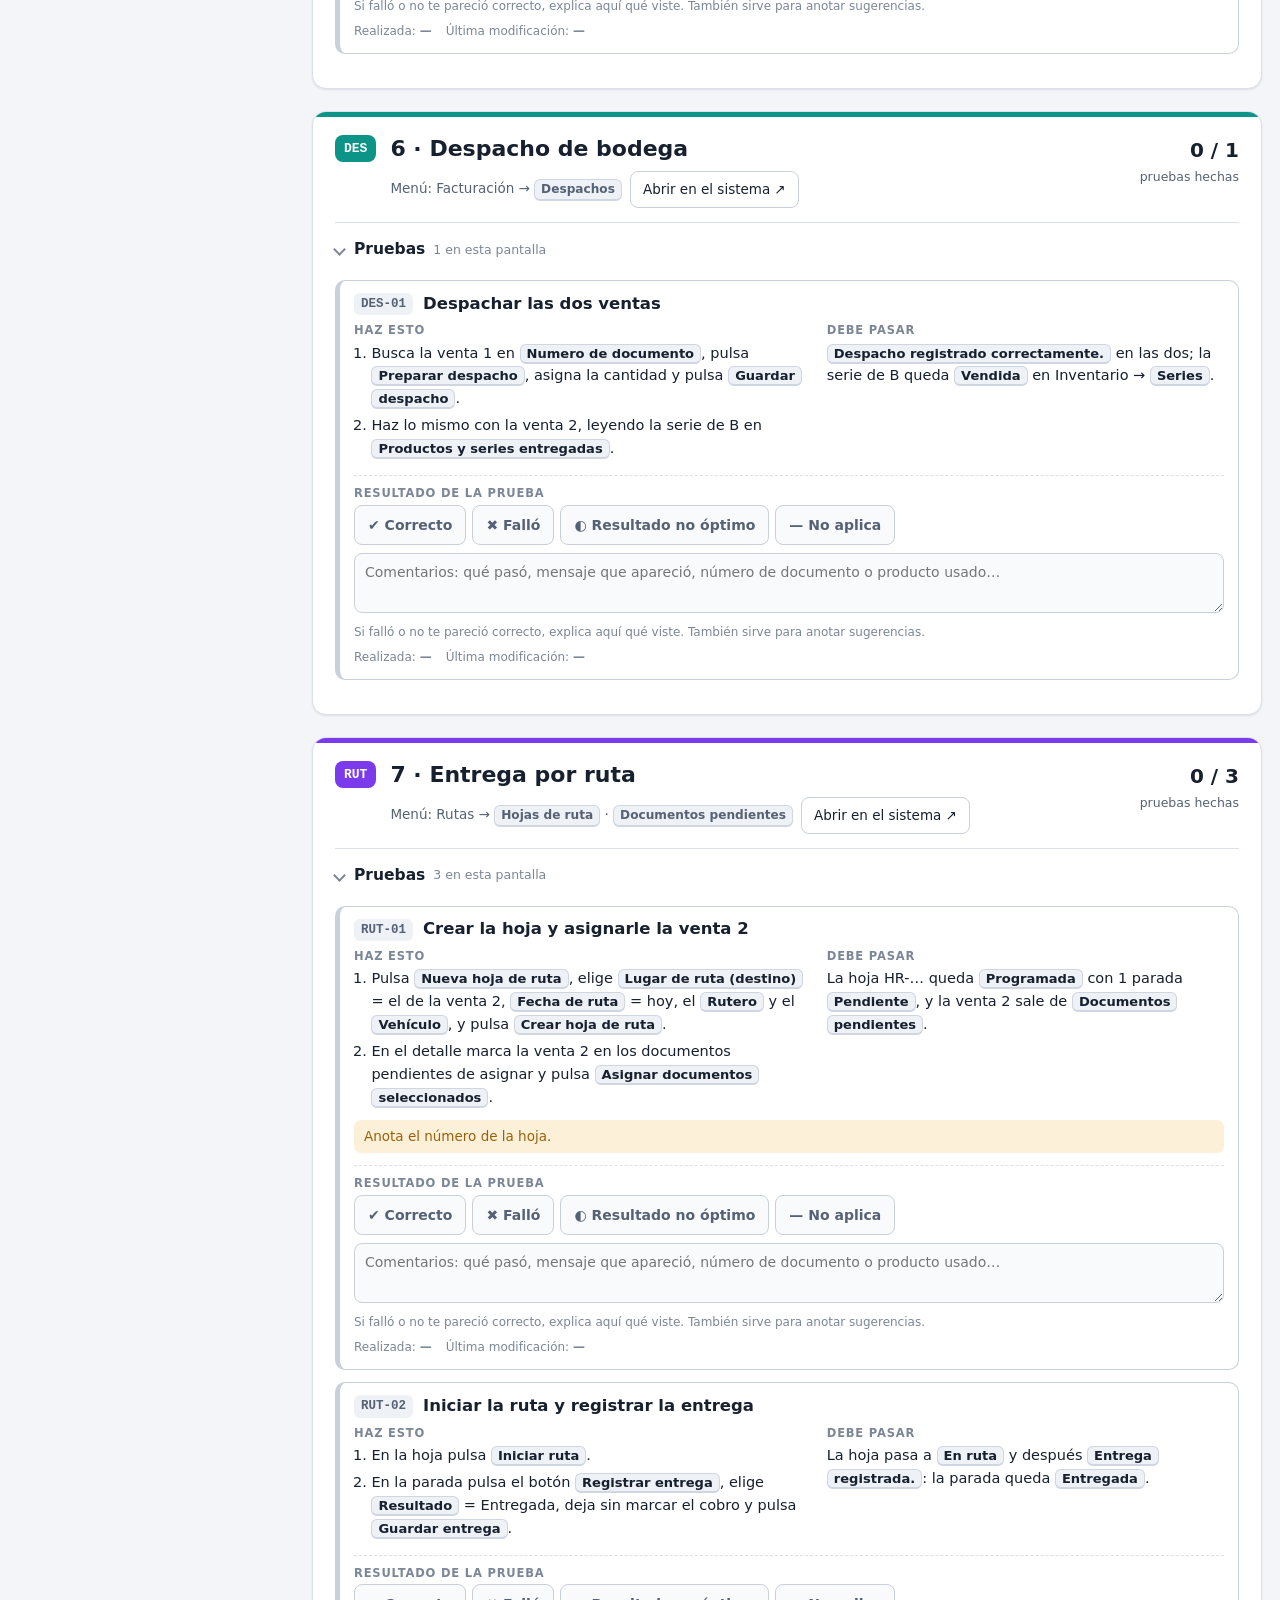
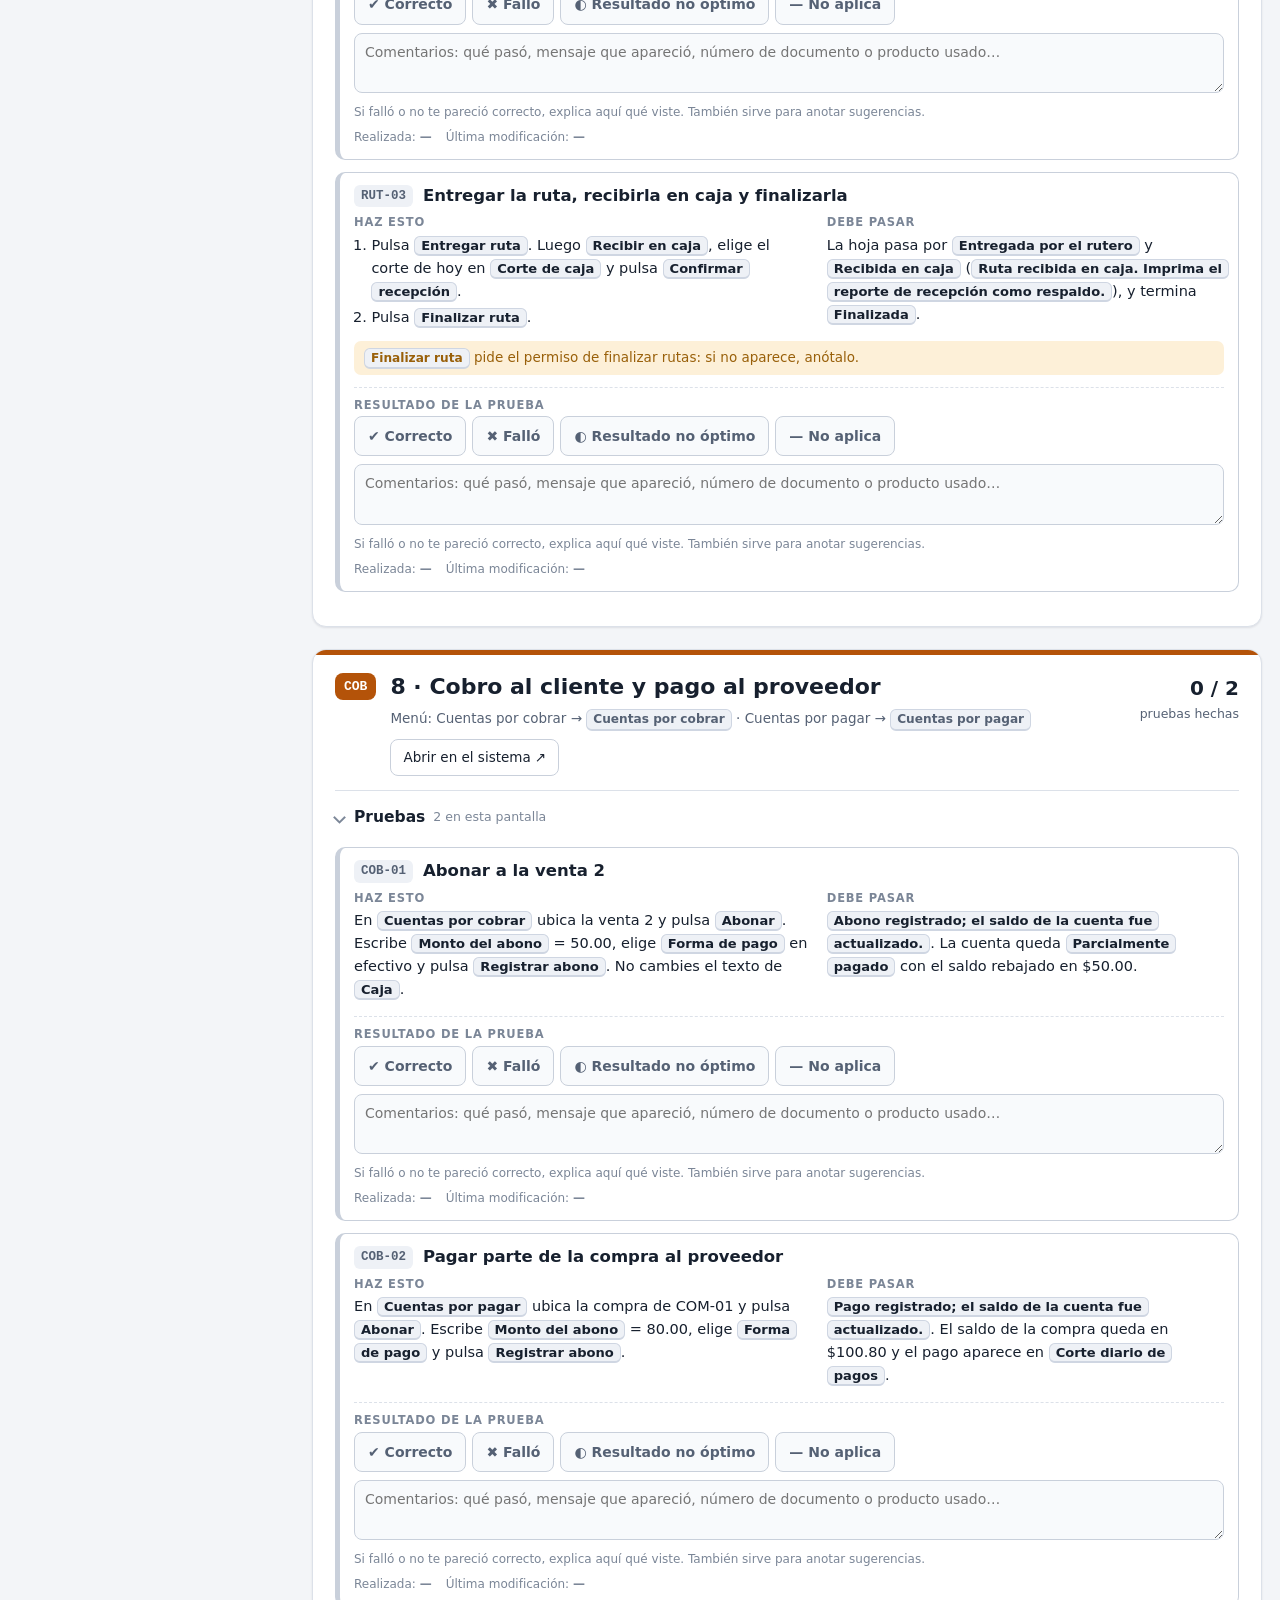
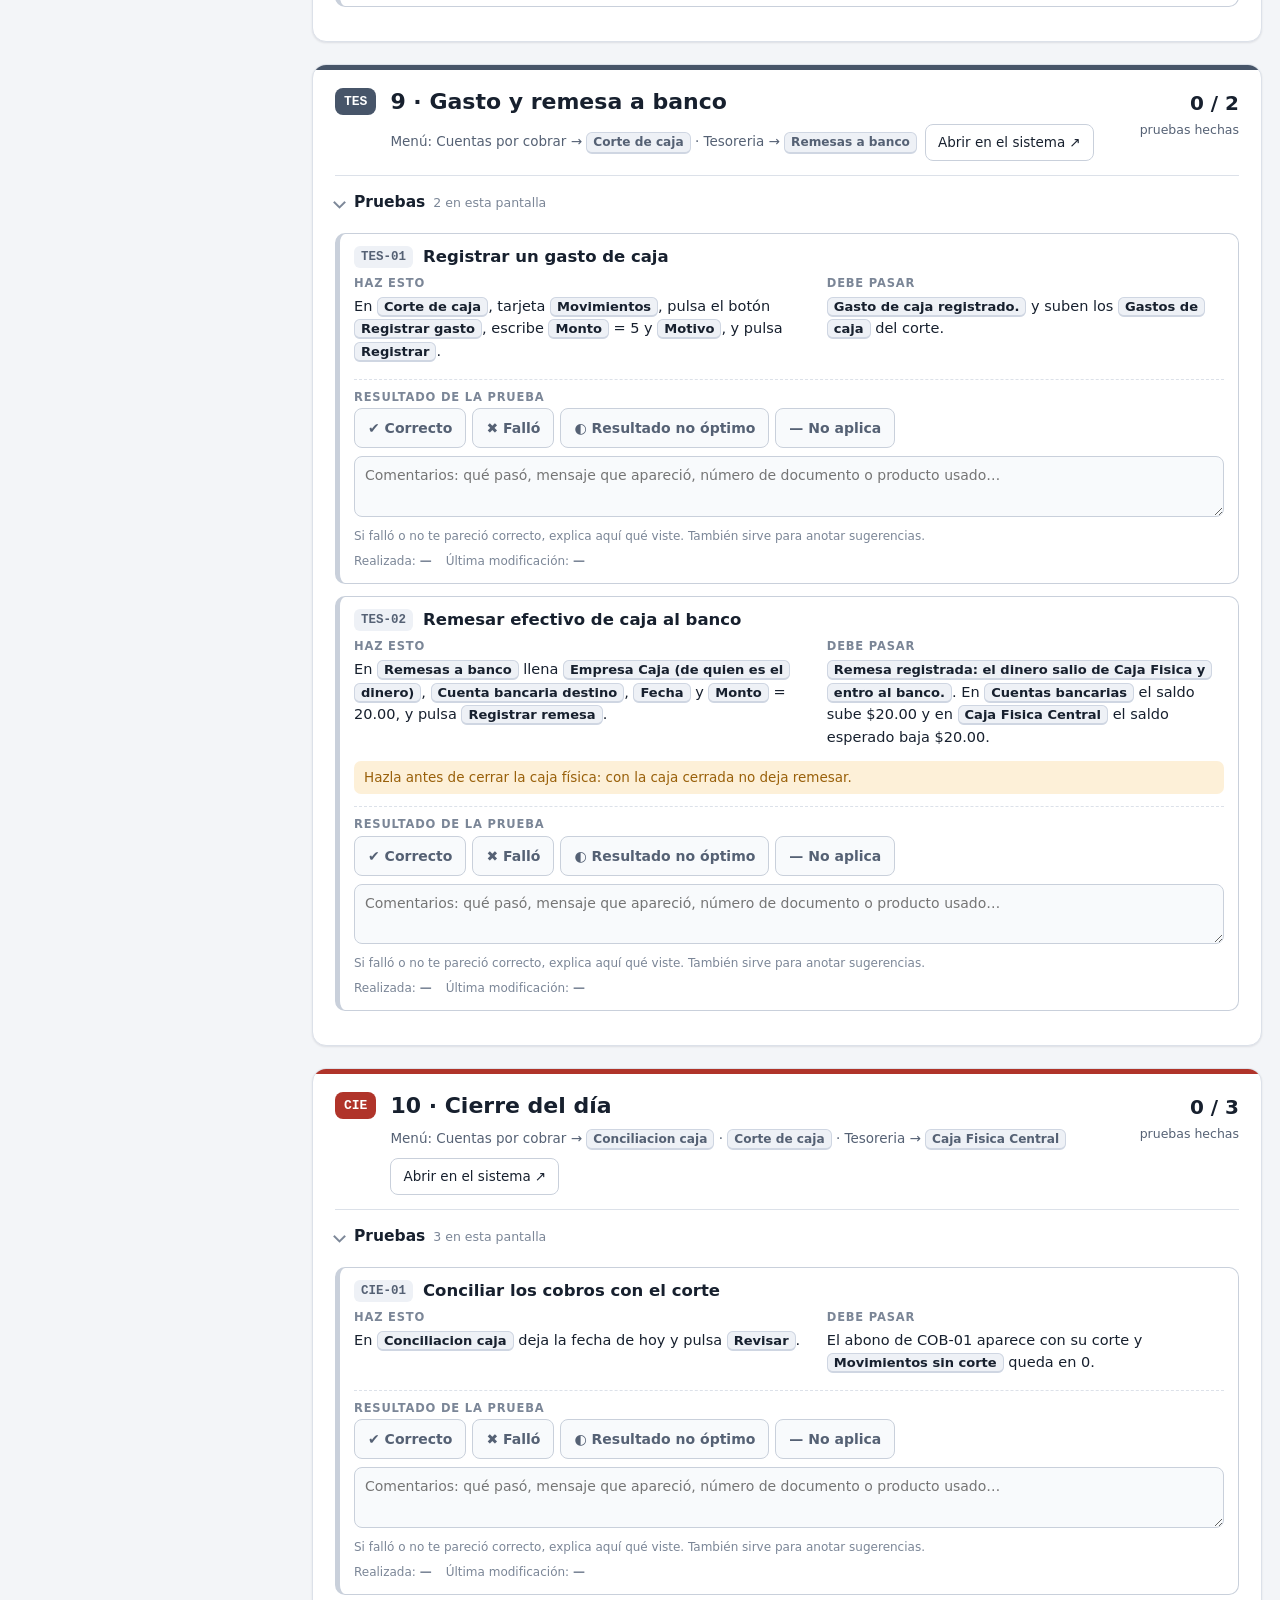
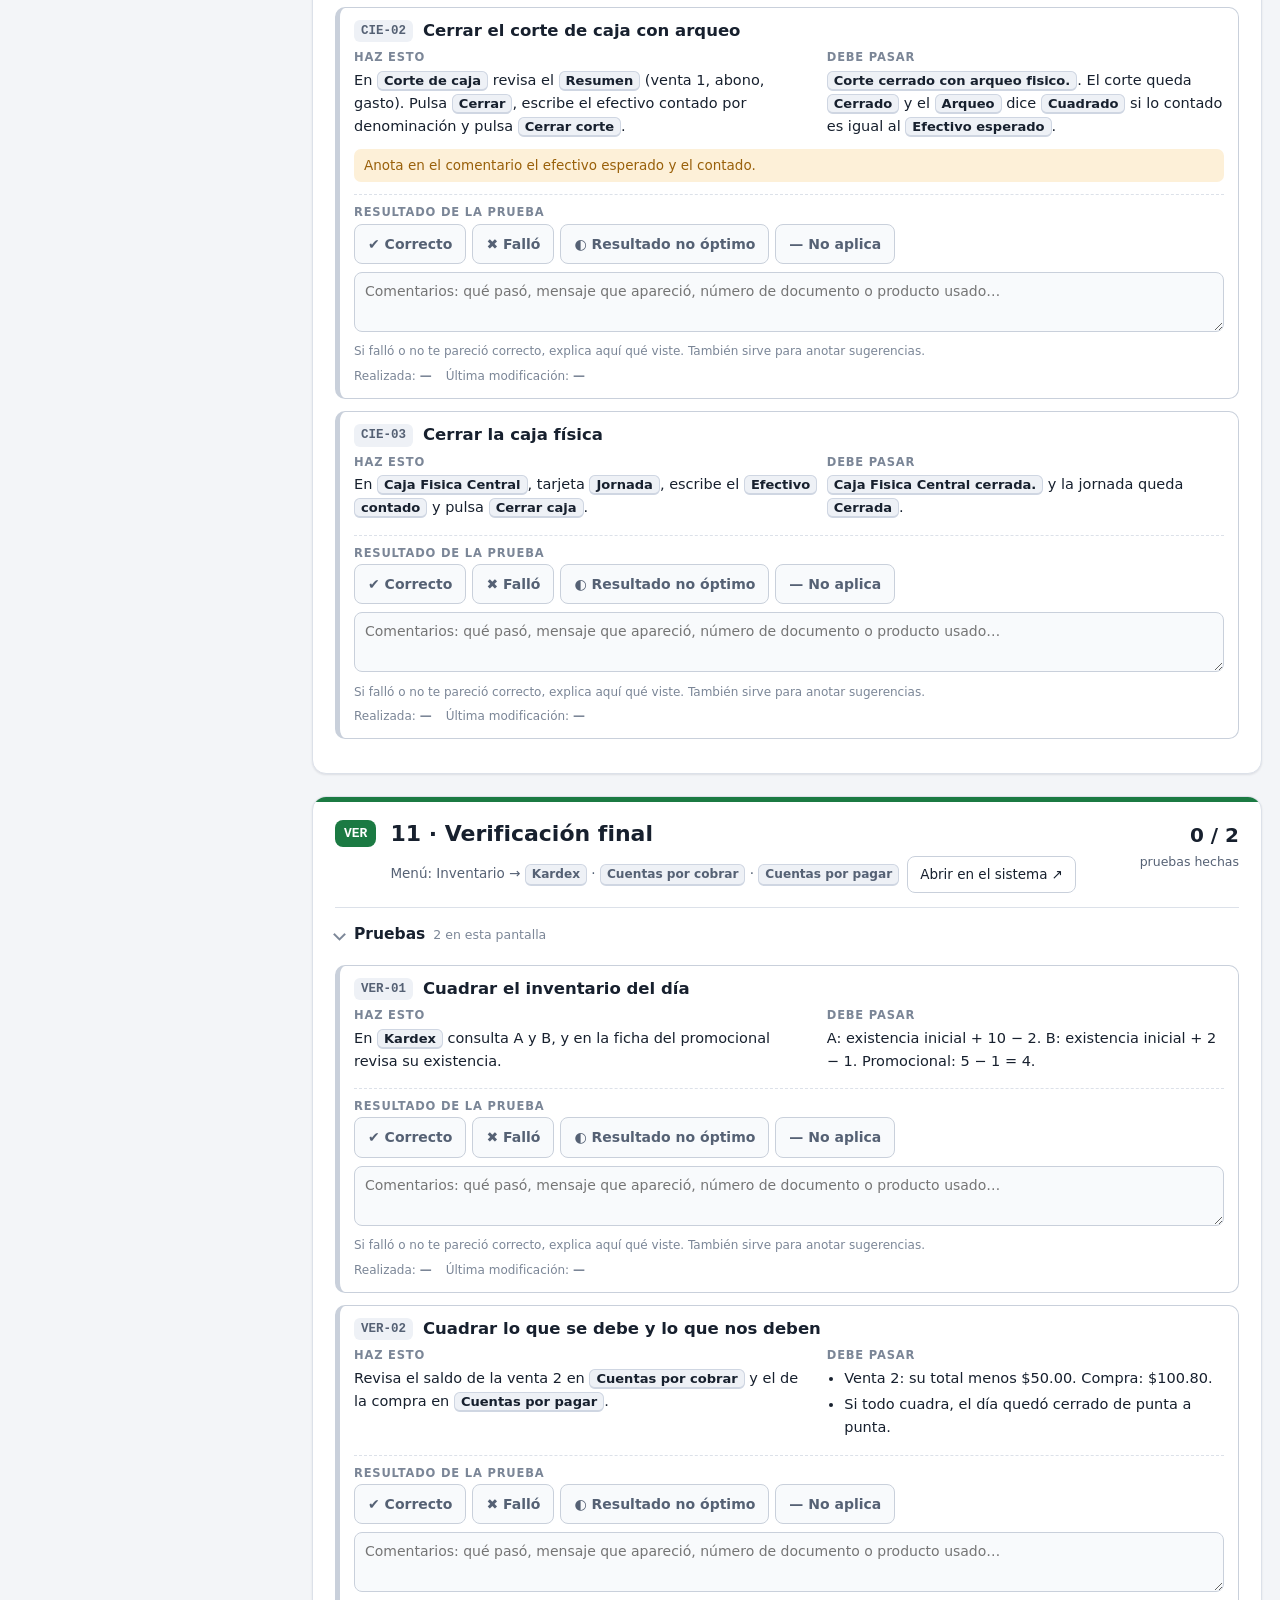
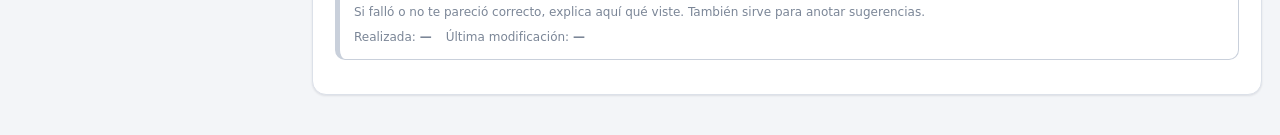
<file: pages/flujo-dia/index.html>
<!doctype html>
<html lang="es">
<head>
<meta charset="utf-8">
<meta name="viewport" content="width=device-width, initial-scale=1">
<title>Pruebas · Flujo de un día (Administrador) · DSIN ERP</title>
<meta name="description" content="Checklist de pruebas del sistema DSIN ERP para el departamento de Flujo de un día (Administrador). El avance se guarda en el navegador de cada persona.">
<meta name="robots" content="noindex">
<link rel="stylesheet" href="../comun/estilo.css">
</head>
<body>
<header class="barra">
  <div class="barra-in">
    <div class="marca">
      <b id="titulo-area">Flujo de un día (Administrador)</b>
      <span id="sub-area">DSIN ERP · checklist de pruebas</span>
    </div>
    <div class="avance" title="Pruebas con resultado anotado">
      <div class="riel" id="riel-total"></div>
      <span class="num" id="num-total">0 de 0 pruebas</span>
    </div>
    <div class="buscar"><input id="buscar" type="search" placeholder="Buscar prueba o pantalla…" aria-label="Buscar"></div>
    <div class="acciones">
      <button class="btn act" type="button" data-filtro="todas">Todas</button>
      <button class="btn" type="button" data-filtro="pendientes">Pendientes</button>
      <button class="btn" type="button" data-filtro="observadas">Con observación</button>
      <a class="btn" id="btn-sistema" href="#" target="_blank" rel="noopener">Abrir el sistema ↗</a>
      <button class="btn pri" id="btn-reporte" type="button" title="Descarga un archivo con tus resultados, comentarios y fechas">Descargar reporte</button>
      <details class="mas">
        <summary class="btn">Más ▾</summary>
        <div class="caja">
          <button type="button" id="btn-ver-reporte">Ver el reporte en pantalla<small>Se abre en otra pestaña; desde ahí puedes imprimirlo o guardarlo como PDF</small></button>
          <button type="button" id="btn-csv">Descargar tabla para Excel (CSV)</button>
          <button type="button" id="btn-recuperar">Recuperar avance desde un reporte<small>Si cambias de computadora, carga aquí el reporte que descargaste</small></button>
          <button type="button" id="btn-abrir-todo">Abrir / cerrar todas las explicaciones</button>
          <button type="button" id="btn-tema">Cambiar tema claro / oscuro</button>
          <button type="button" id="btn-imprimir">Imprimir la checklist</button>
          <button type="button" id="btn-borrar">Borrar todo mi avance<small>Pide confirmación</small></button>
        </div>
      </details>
      <input type="file" id="archivo" accept="text/html,.html,application/json,.json" hidden>
    </div>
    <span id="guardado" role="status" aria-live="polite"></span>
  </div>
</header>
<div class="marco">
  <nav id="indice" aria-label="Pantallas"></nav>
  <main id="contenido"><p class="vacio">Cargando…</p></main>
</div>
<script src="../config.js"></script>
<script src="datos.js"></script>
<script src="../comun/motor.js"></script>
</body>
</html>
</file>
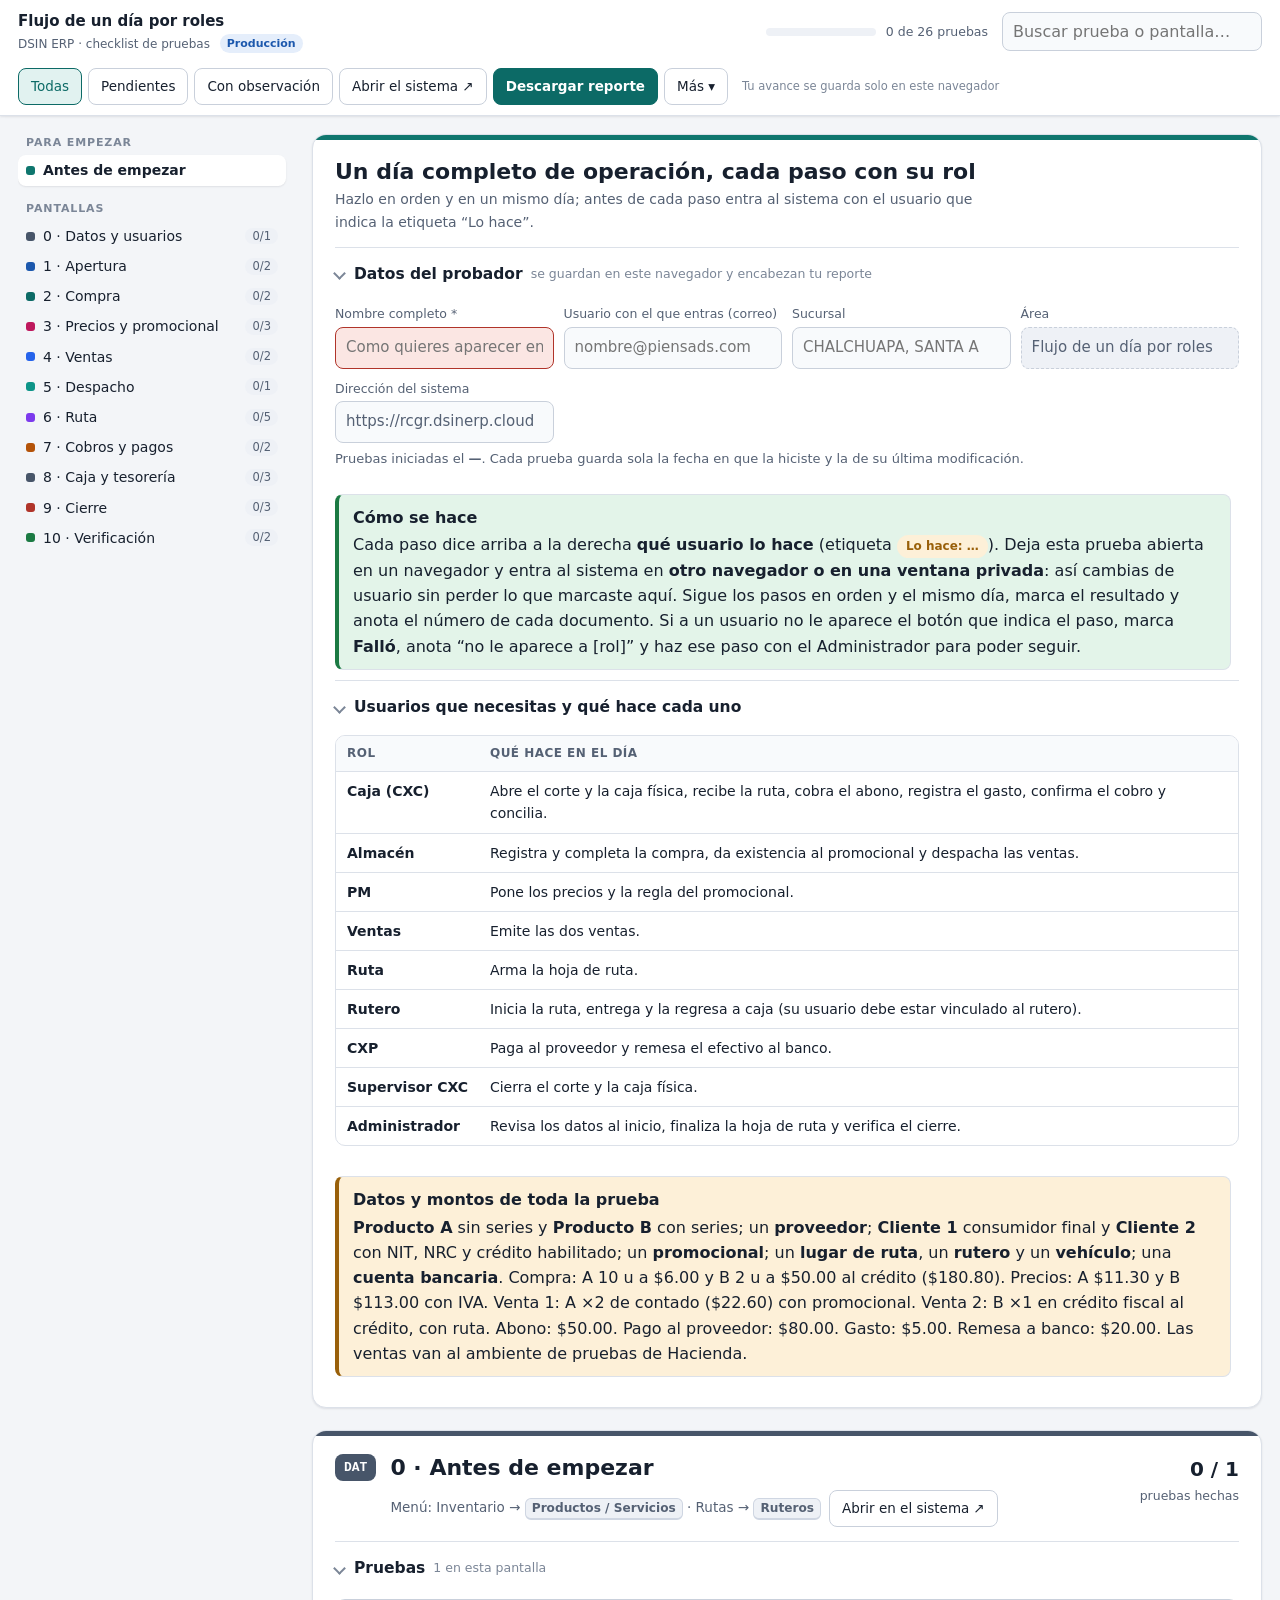
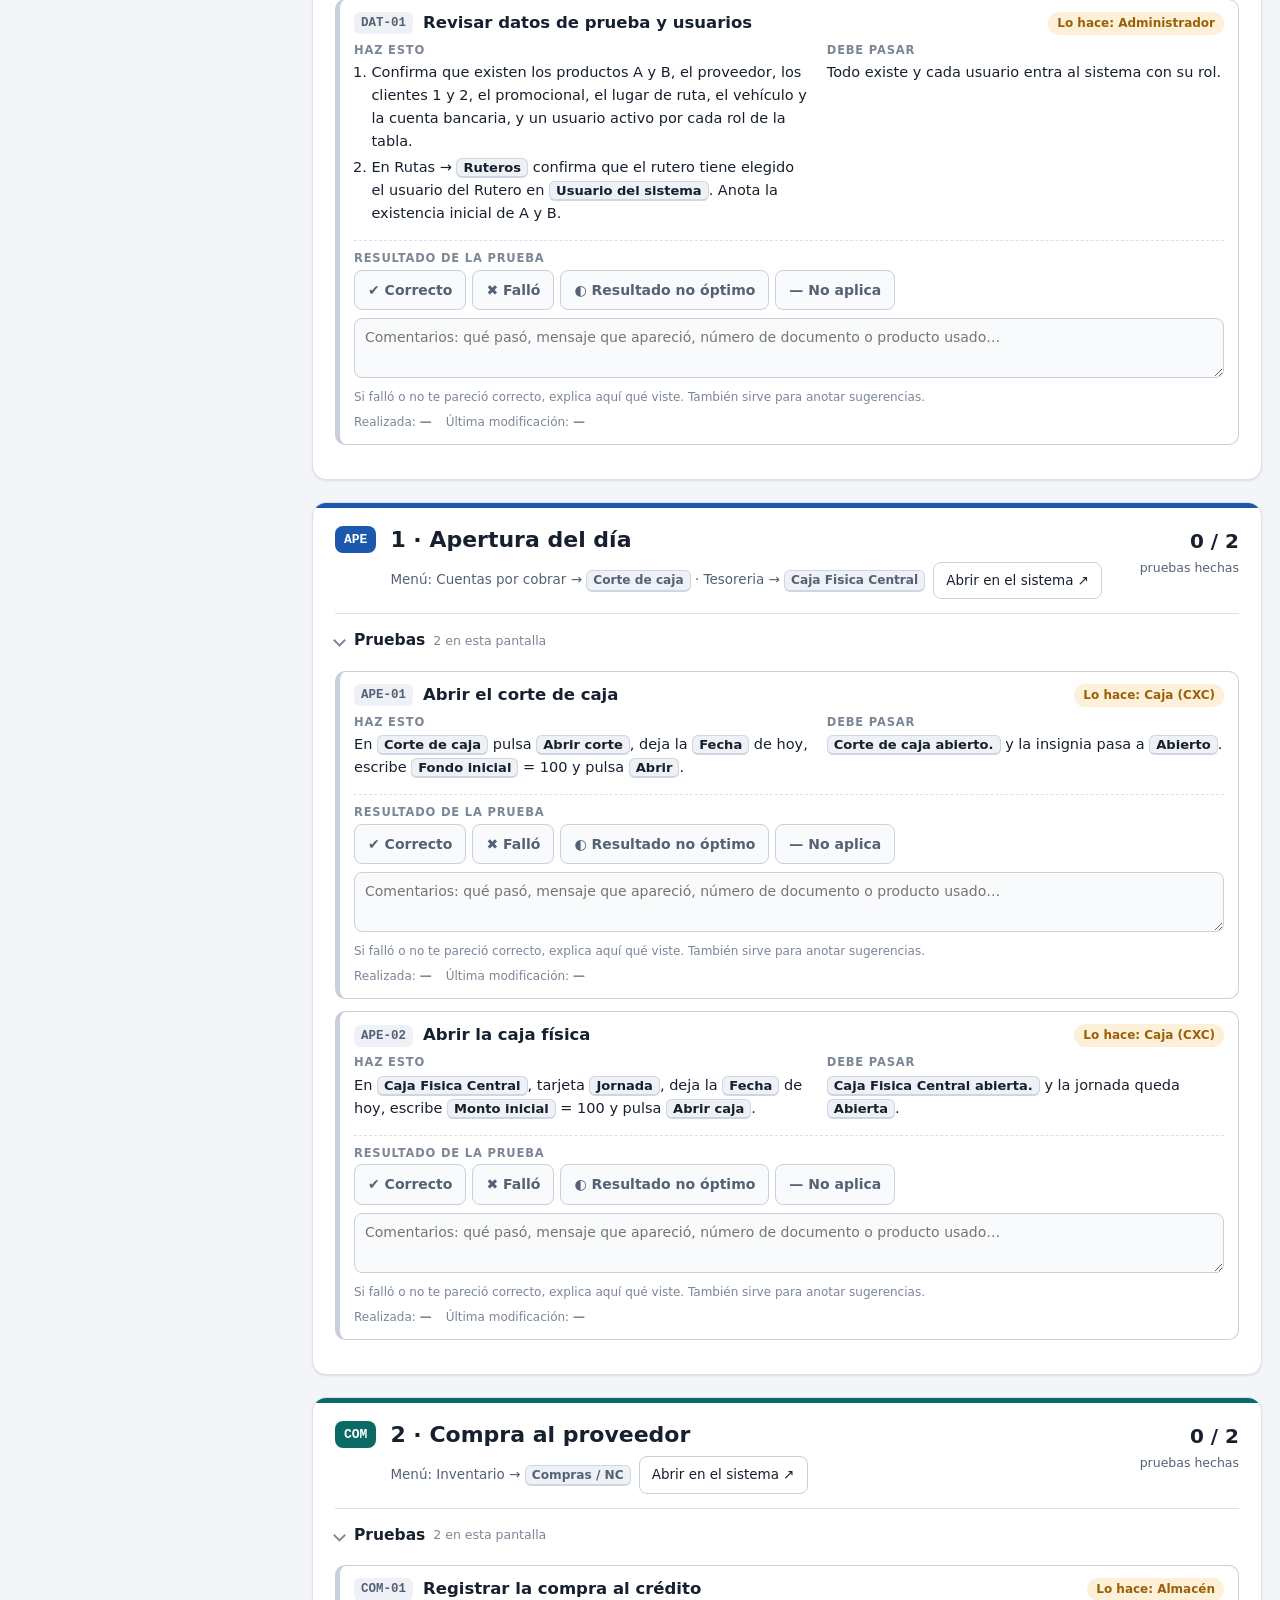
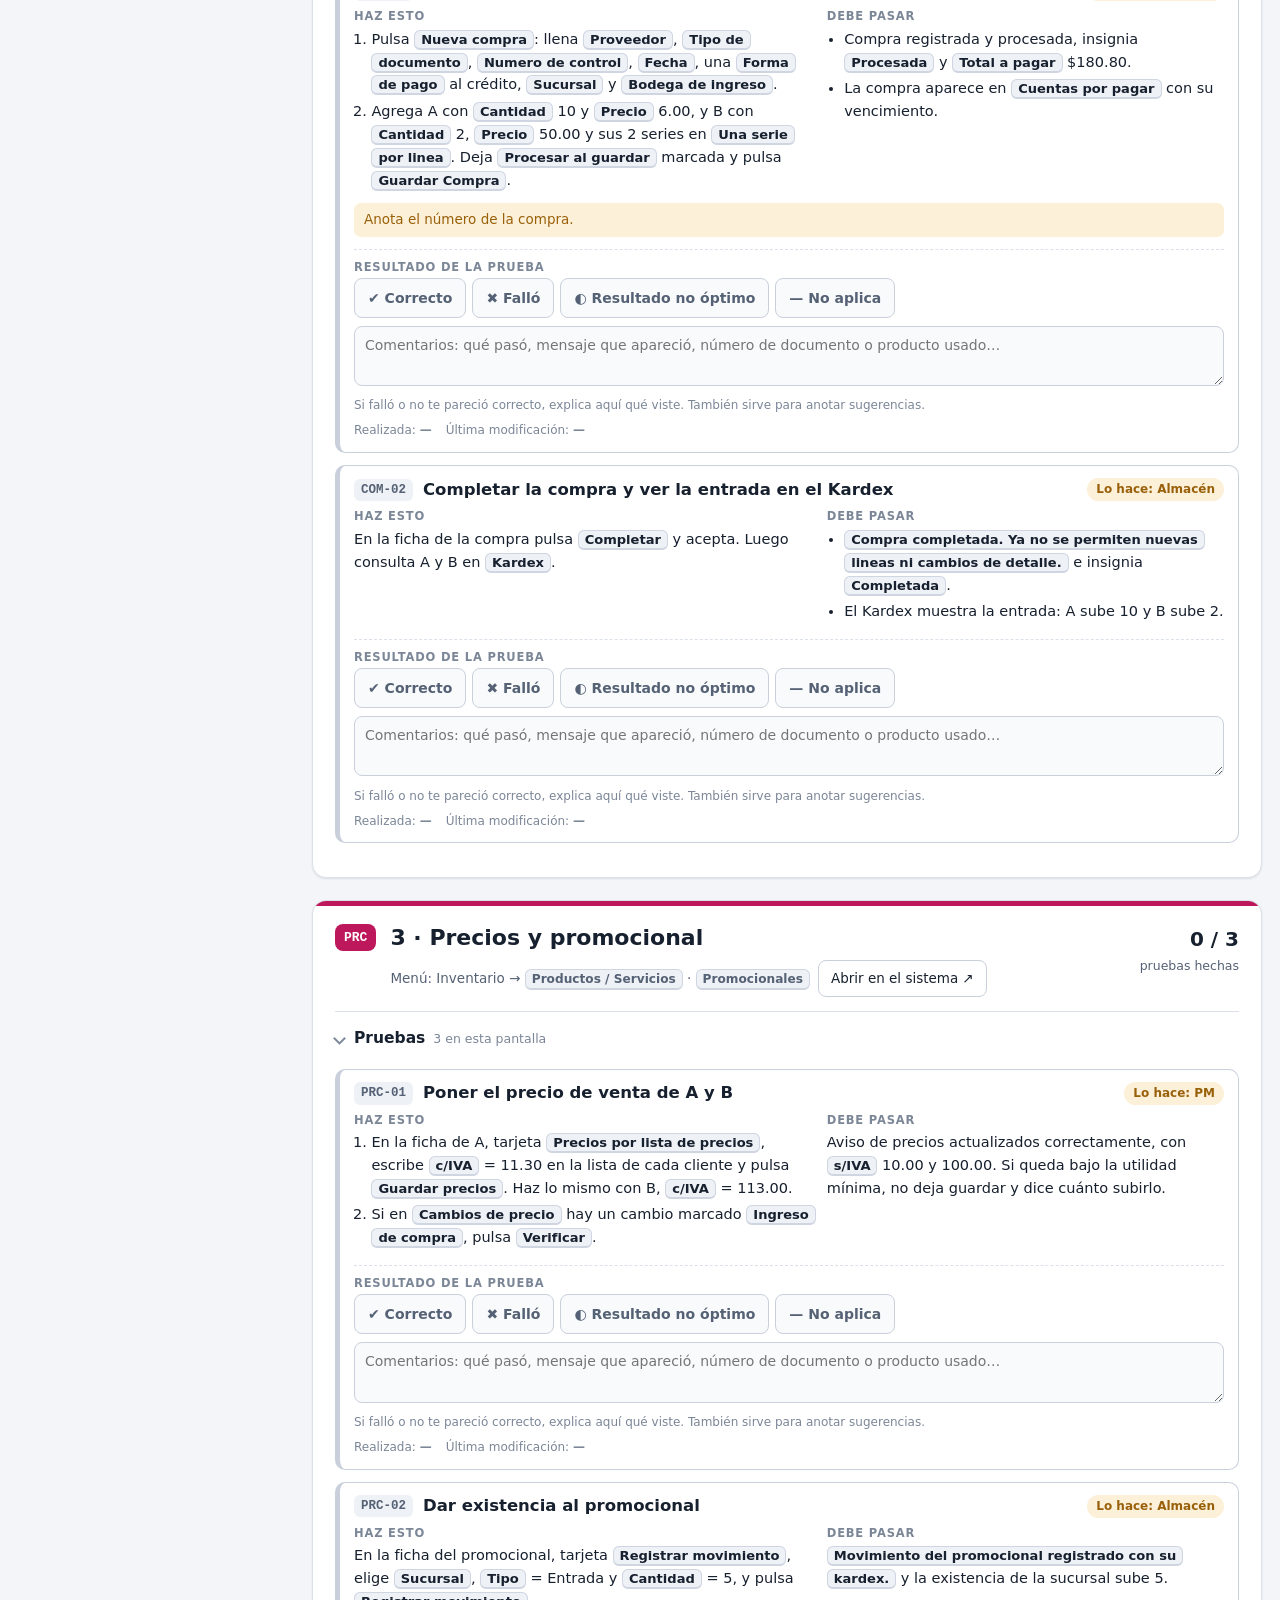
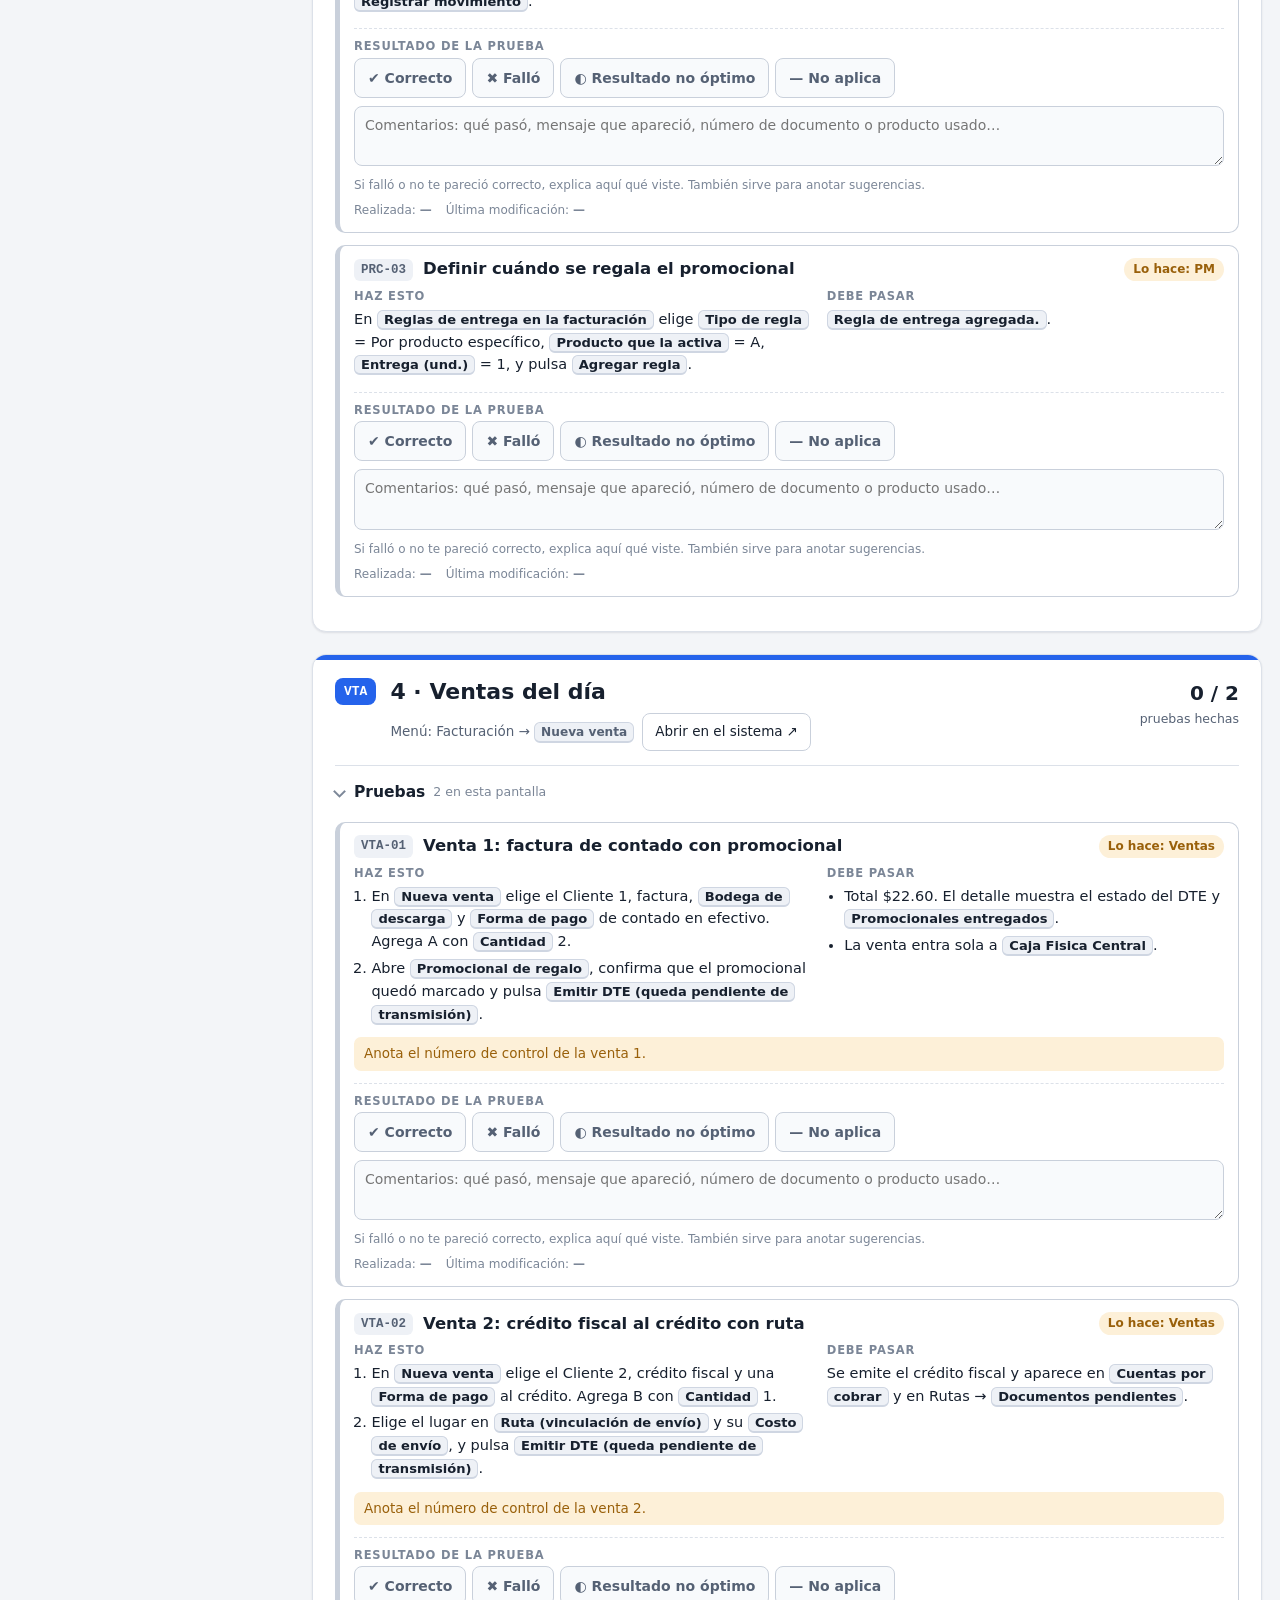
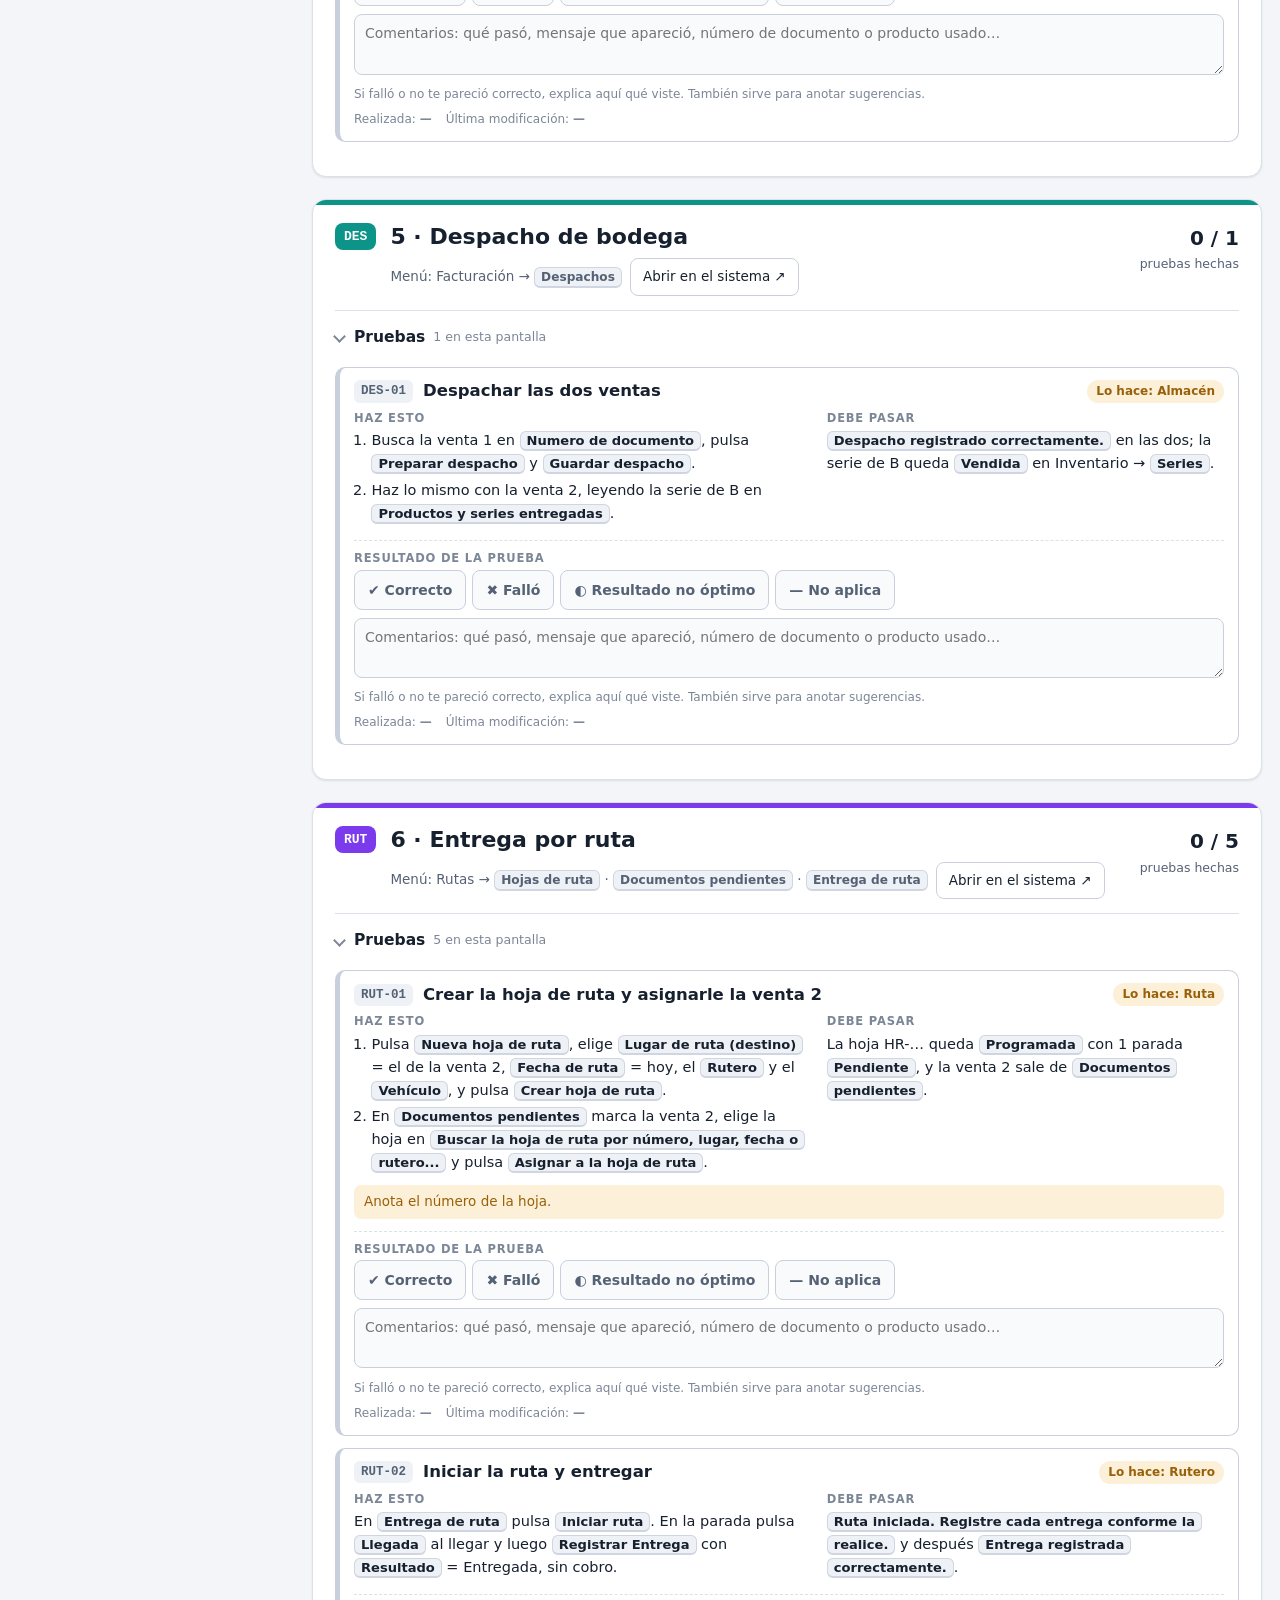
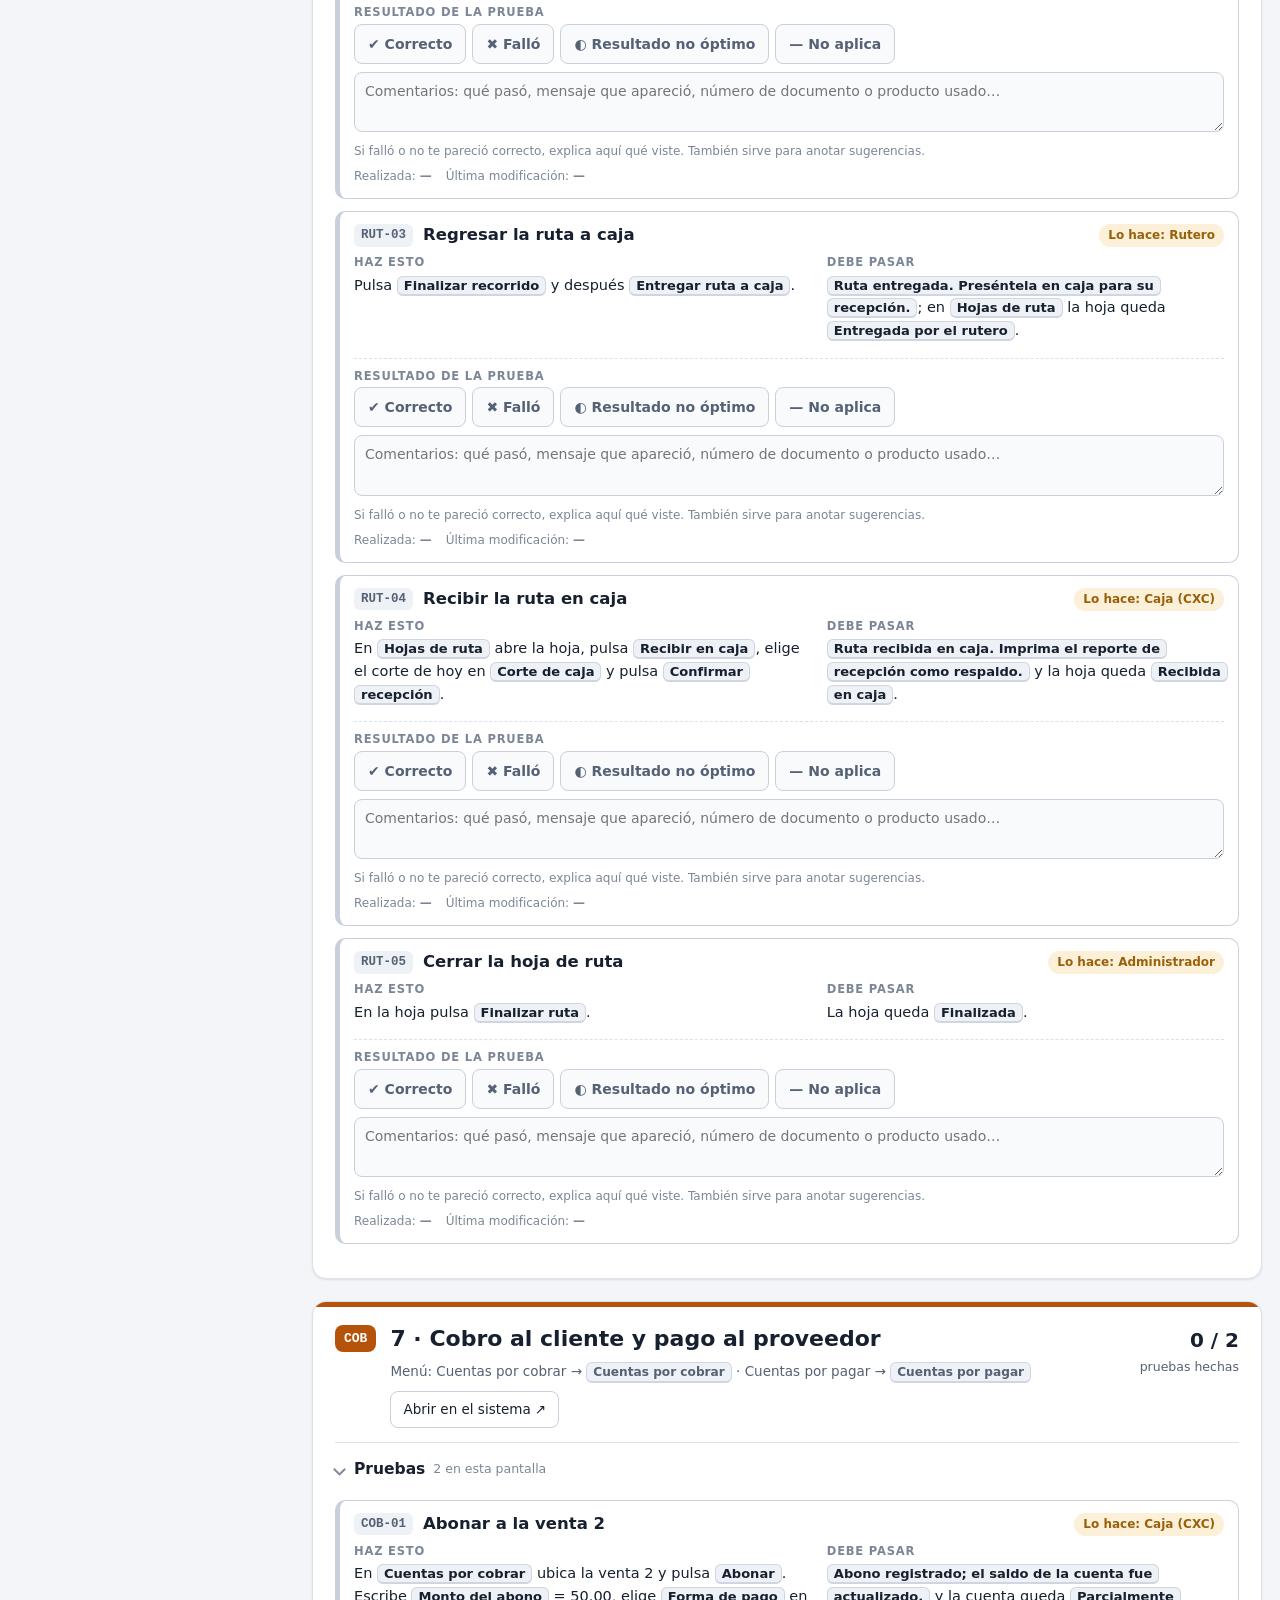
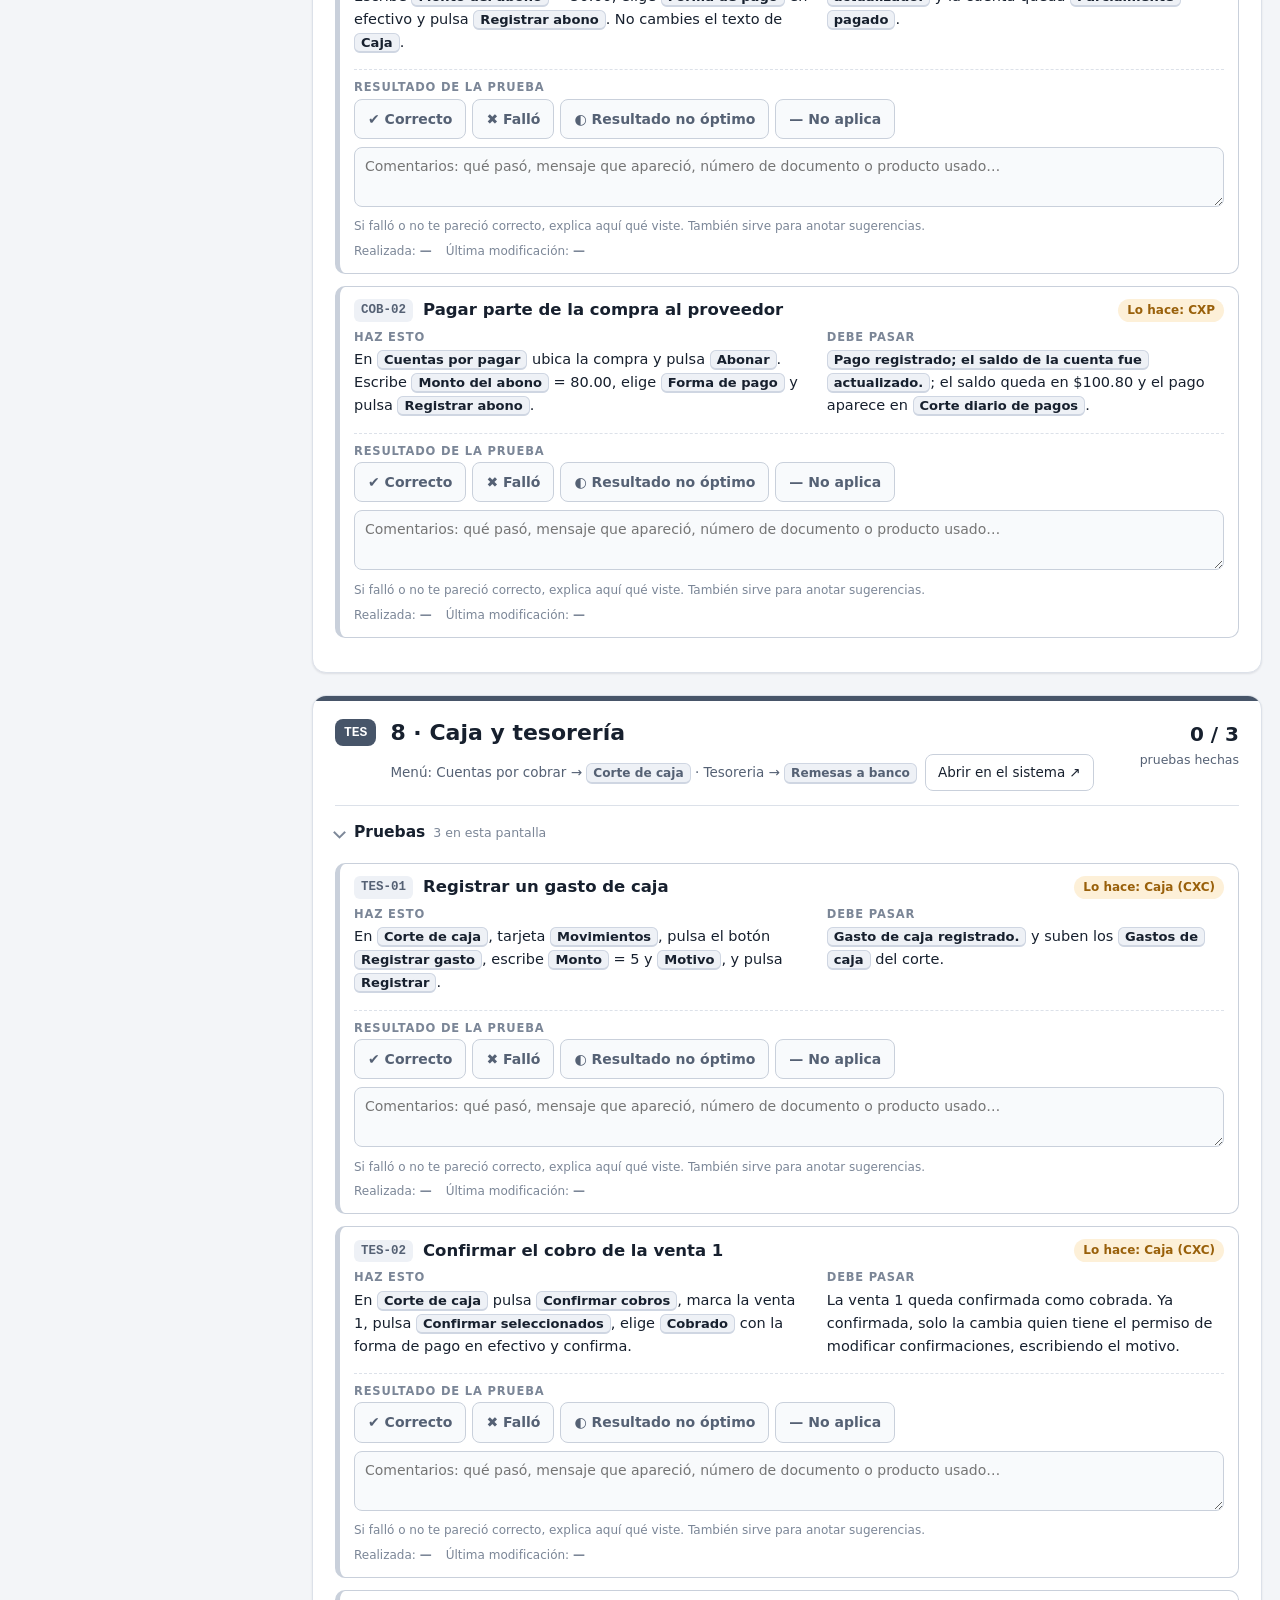
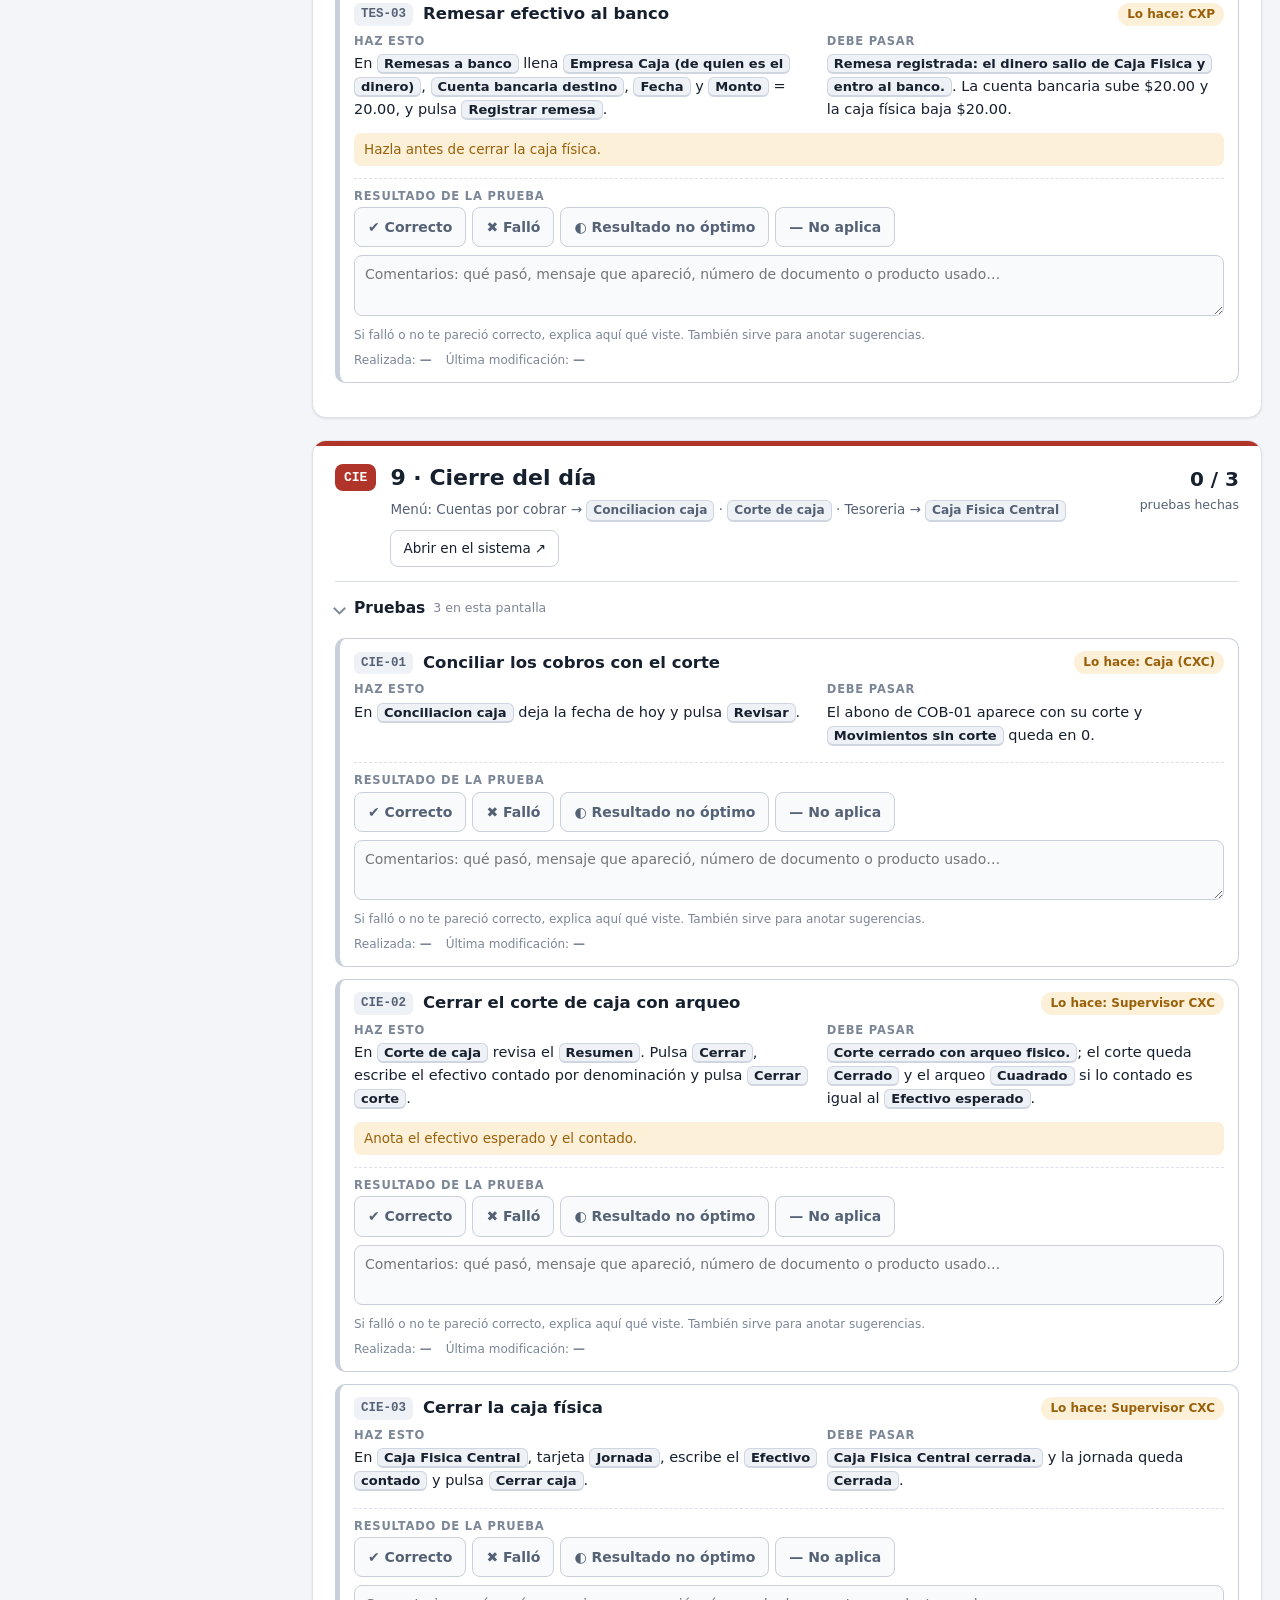
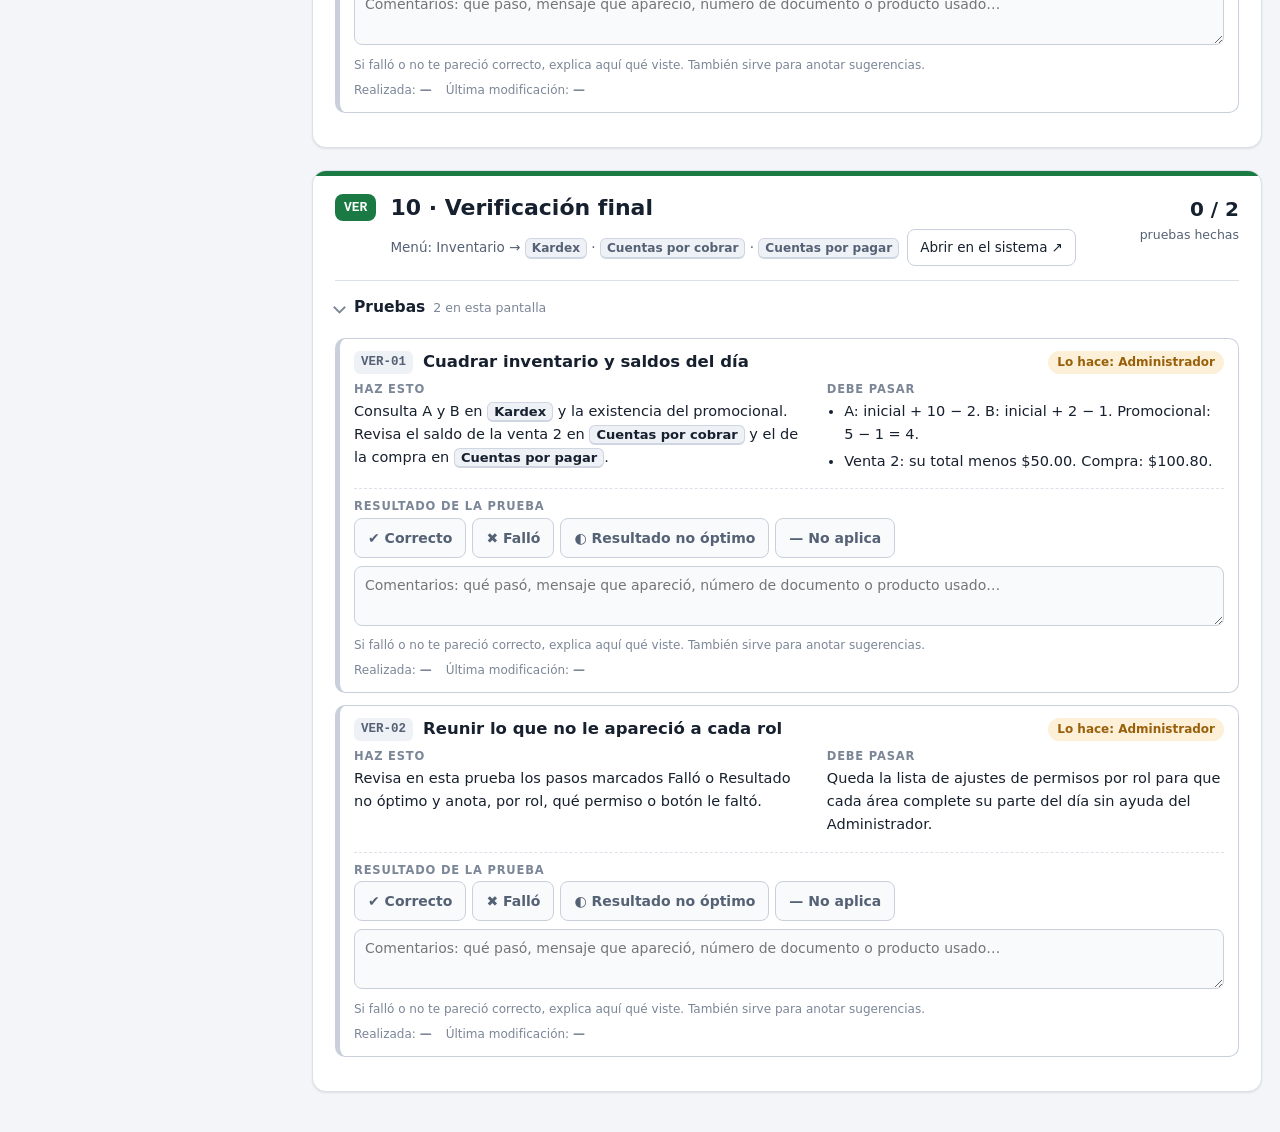
<file: pages/flujo-roles/index.html>
<!doctype html>
<html lang="es">
<head>
<meta charset="utf-8">
<meta name="viewport" content="width=device-width, initial-scale=1">
<title>Pruebas · Flujo de un día por roles · DSIN ERP</title>
<meta name="description" content="Checklist de pruebas del sistema DSIN ERP para el departamento de Flujo de un día por roles. El avance se guarda en el navegador de cada persona.">
<meta name="robots" content="noindex">
<link rel="stylesheet" href="../comun/estilo.css">
</head>
<body>
<header class="barra">
  <div class="barra-in">
    <div class="marca">
      <b id="titulo-area">Flujo de un día por roles</b>
      <span id="sub-area">DSIN ERP · checklist de pruebas</span>
    </div>
    <div class="avance" title="Pruebas con resultado anotado">
      <div class="riel" id="riel-total"></div>
      <span class="num" id="num-total">0 de 0 pruebas</span>
    </div>
    <div class="buscar"><input id="buscar" type="search" placeholder="Buscar prueba o pantalla…" aria-label="Buscar"></div>
    <div class="acciones">
      <button class="btn act" type="button" data-filtro="todas">Todas</button>
      <button class="btn" type="button" data-filtro="pendientes">Pendientes</button>
      <button class="btn" type="button" data-filtro="observadas">Con observación</button>
      <a class="btn" id="btn-sistema" href="#" target="_blank" rel="noopener">Abrir el sistema ↗</a>
      <button class="btn pri" id="btn-reporte" type="button" title="Descarga un archivo con tus resultados, comentarios y fechas">Descargar reporte</button>
      <details class="mas">
        <summary class="btn">Más ▾</summary>
        <div class="caja">
          <button type="button" id="btn-ver-reporte">Ver el reporte en pantalla<small>Se abre en otra pestaña; desde ahí puedes imprimirlo o guardarlo como PDF</small></button>
          <button type="button" id="btn-csv">Descargar tabla para Excel (CSV)</button>
          <button type="button" id="btn-recuperar">Recuperar avance desde un reporte<small>Si cambias de computadora, carga aquí el reporte que descargaste</small></button>
          <button type="button" id="btn-abrir-todo">Abrir / cerrar todas las explicaciones</button>
          <button type="button" id="btn-tema">Cambiar tema claro / oscuro</button>
          <button type="button" id="btn-imprimir">Imprimir la checklist</button>
          <button type="button" id="btn-borrar">Borrar todo mi avance<small>Pide confirmación</small></button>
        </div>
      </details>
      <input type="file" id="archivo" accept="text/html,.html,application/json,.json" hidden>
    </div>
    <span id="guardado" role="status" aria-live="polite"></span>
  </div>
</header>
<div class="marco">
  <nav id="indice" aria-label="Pantallas"></nav>
  <main id="contenido"><p class="vacio">Cargando…</p></main>
</div>
<script src="../config.js"></script>
<script src="datos.js"></script>
<script src="../comun/motor.js"></script>
</body>
</html>
</file>
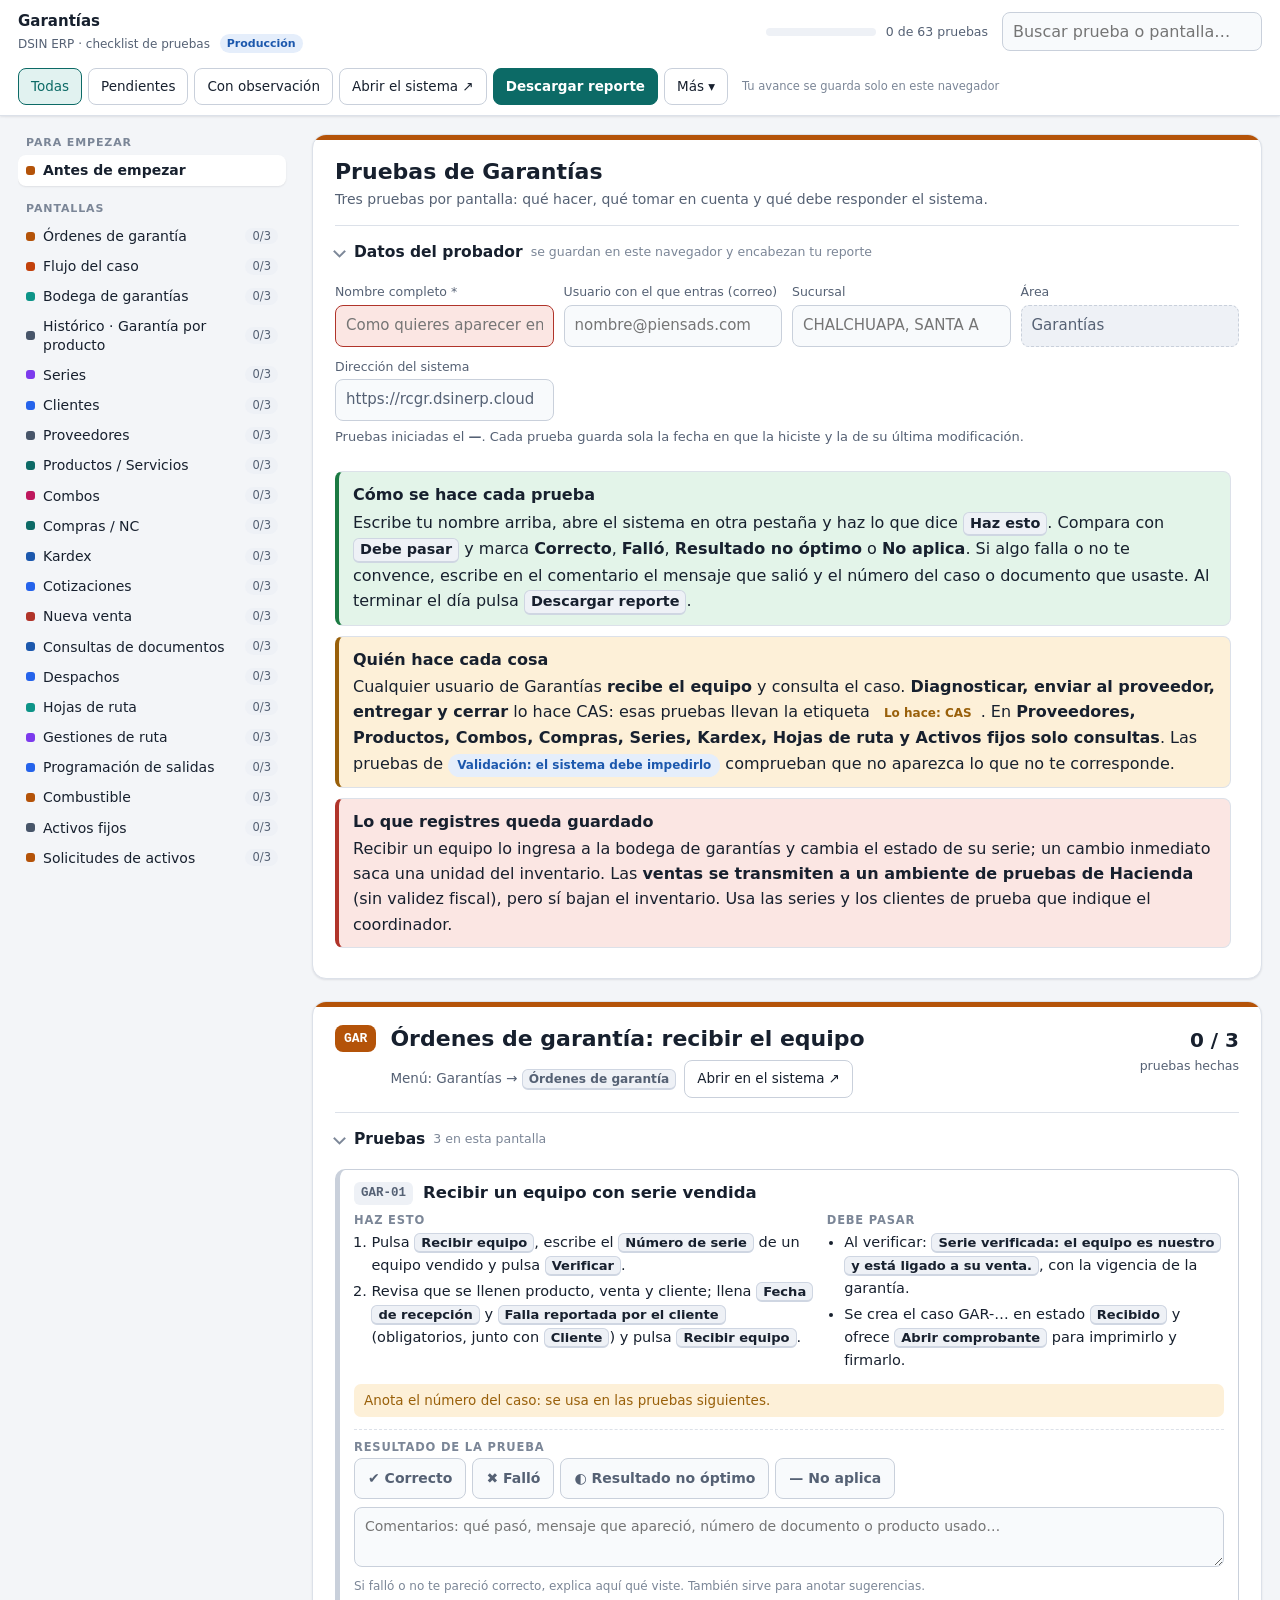
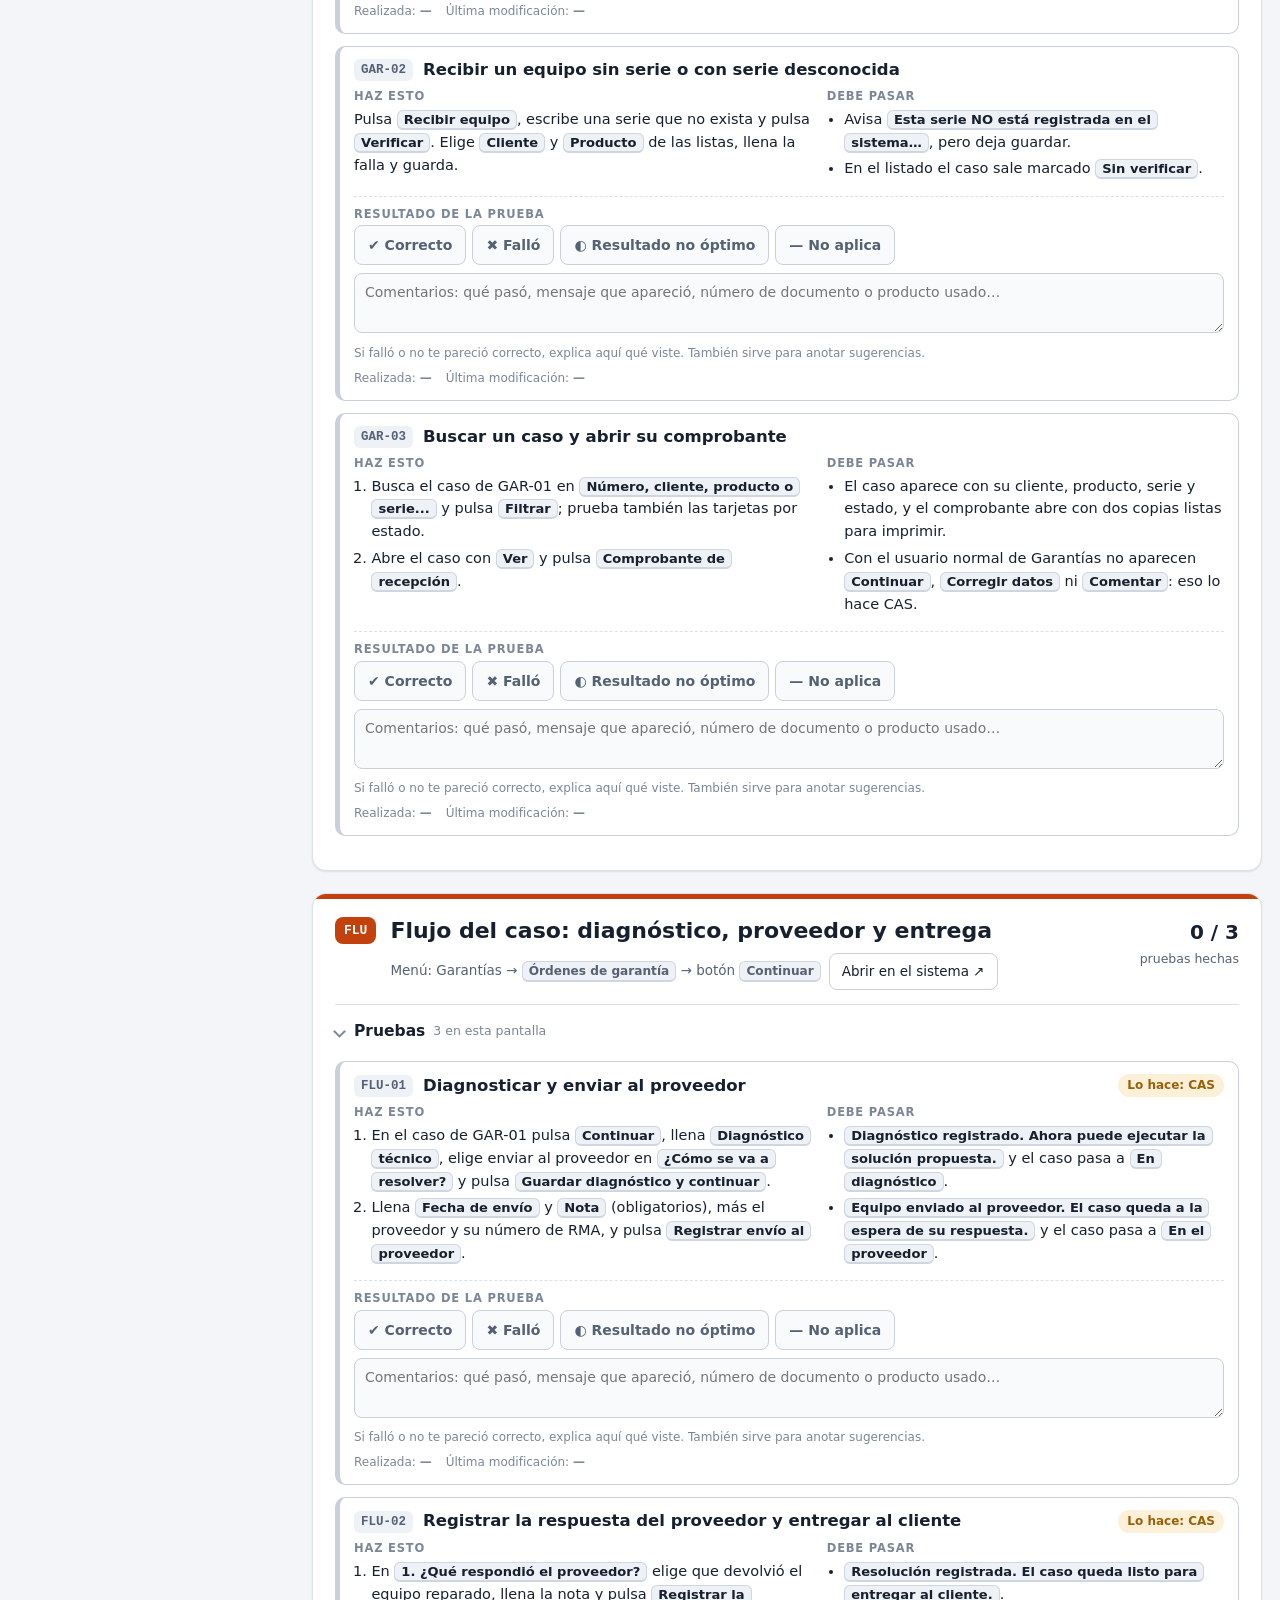
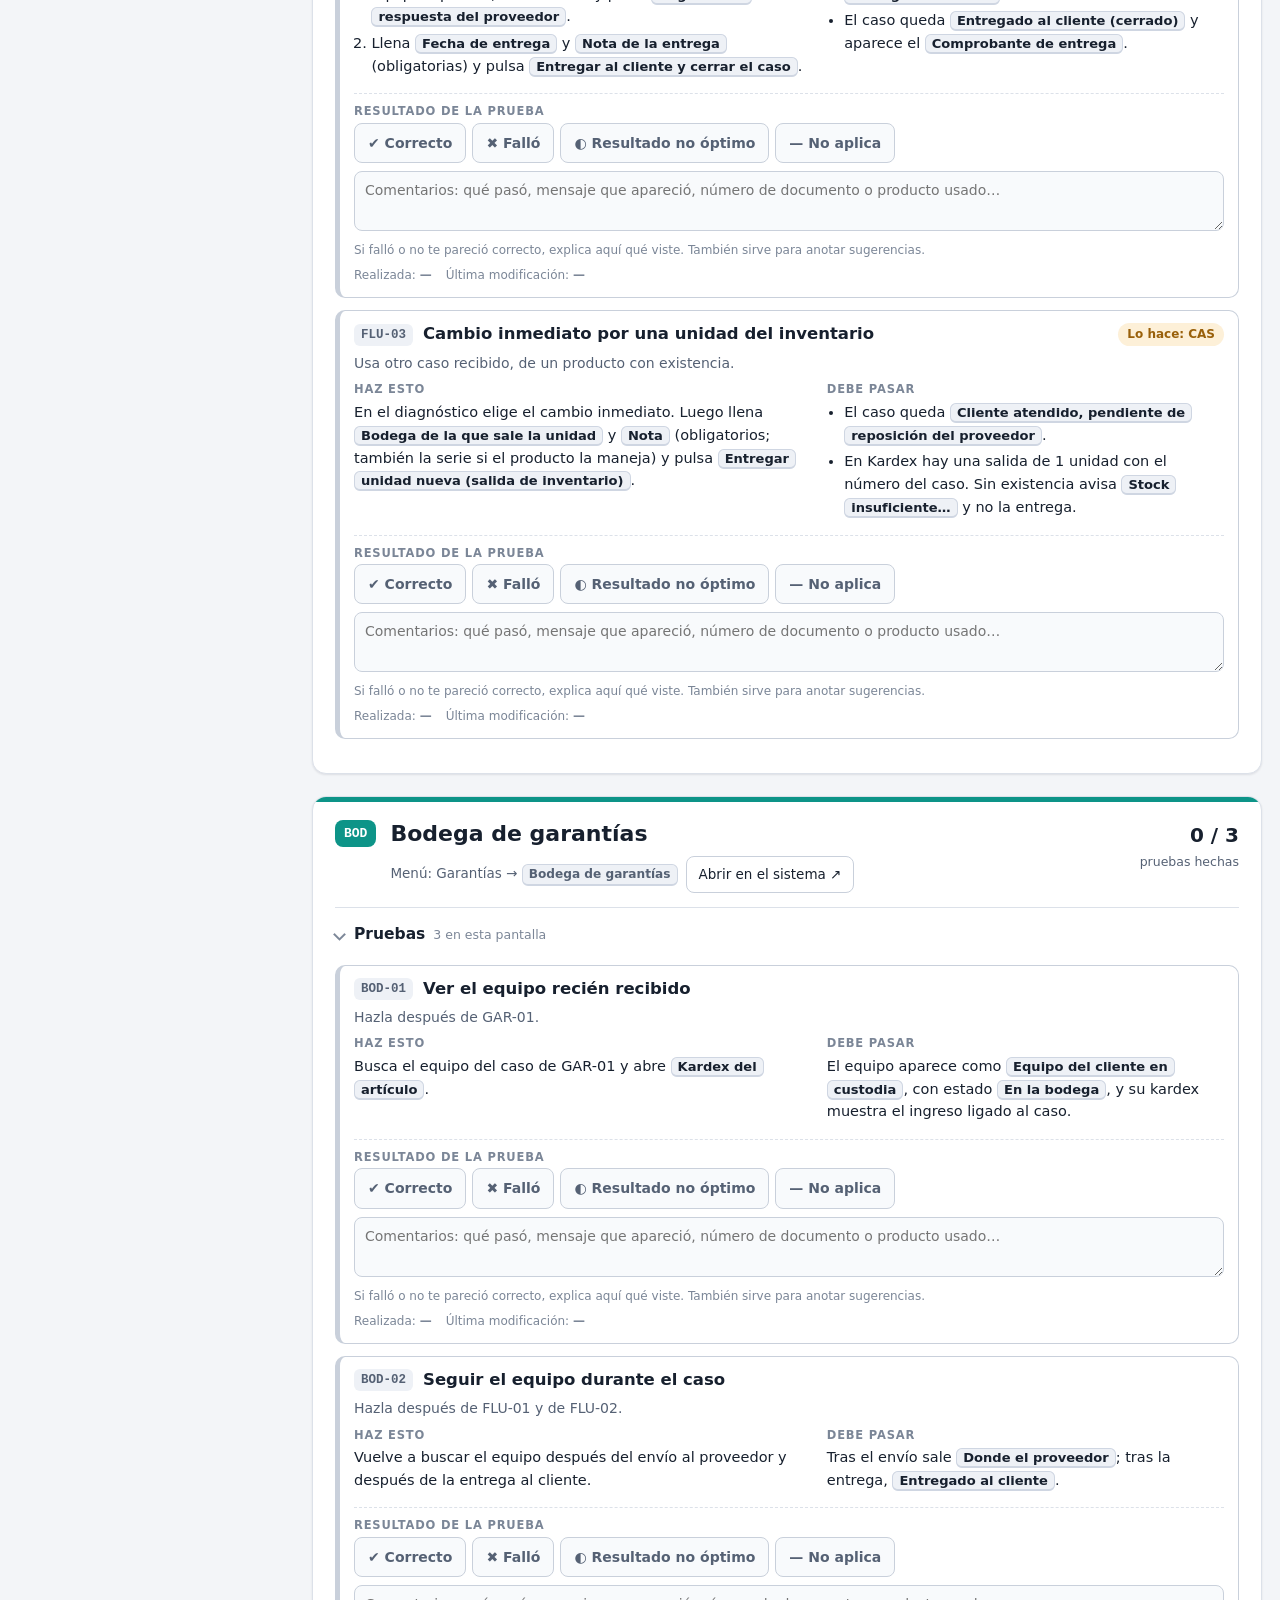
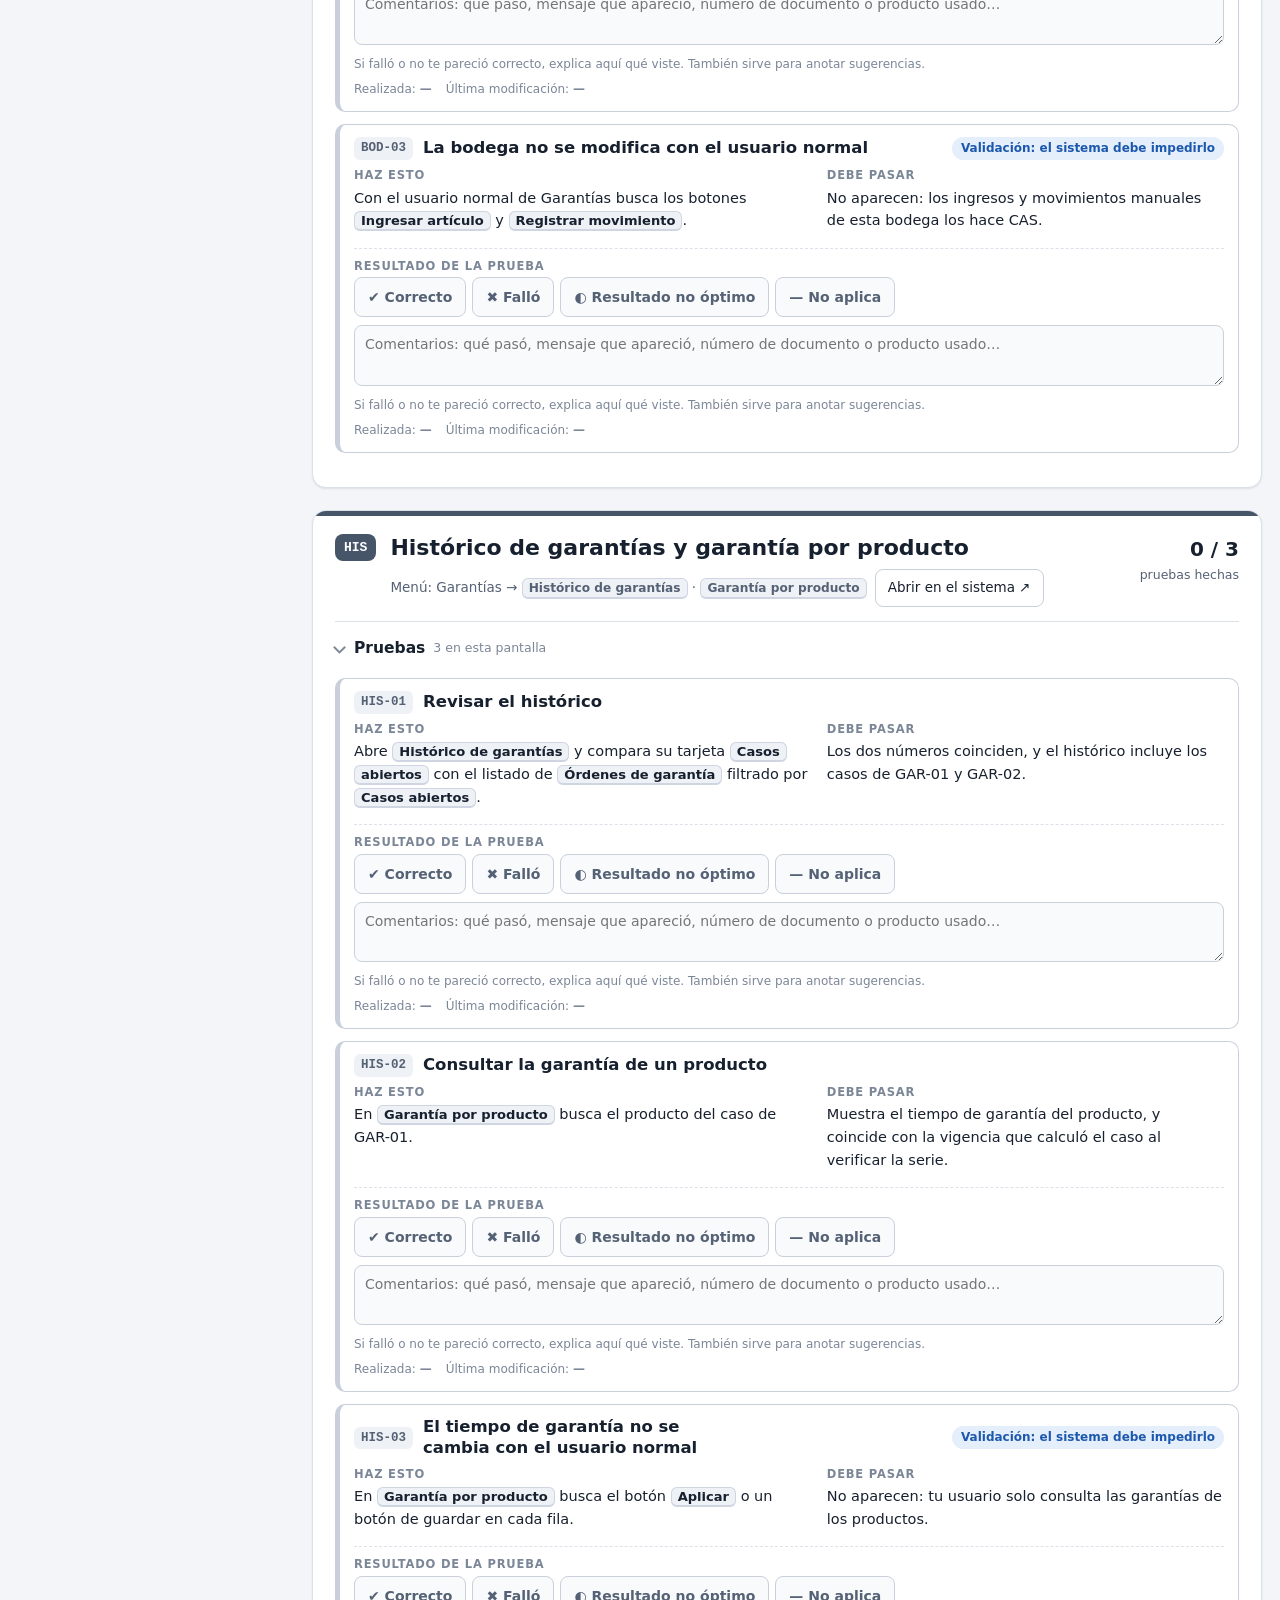
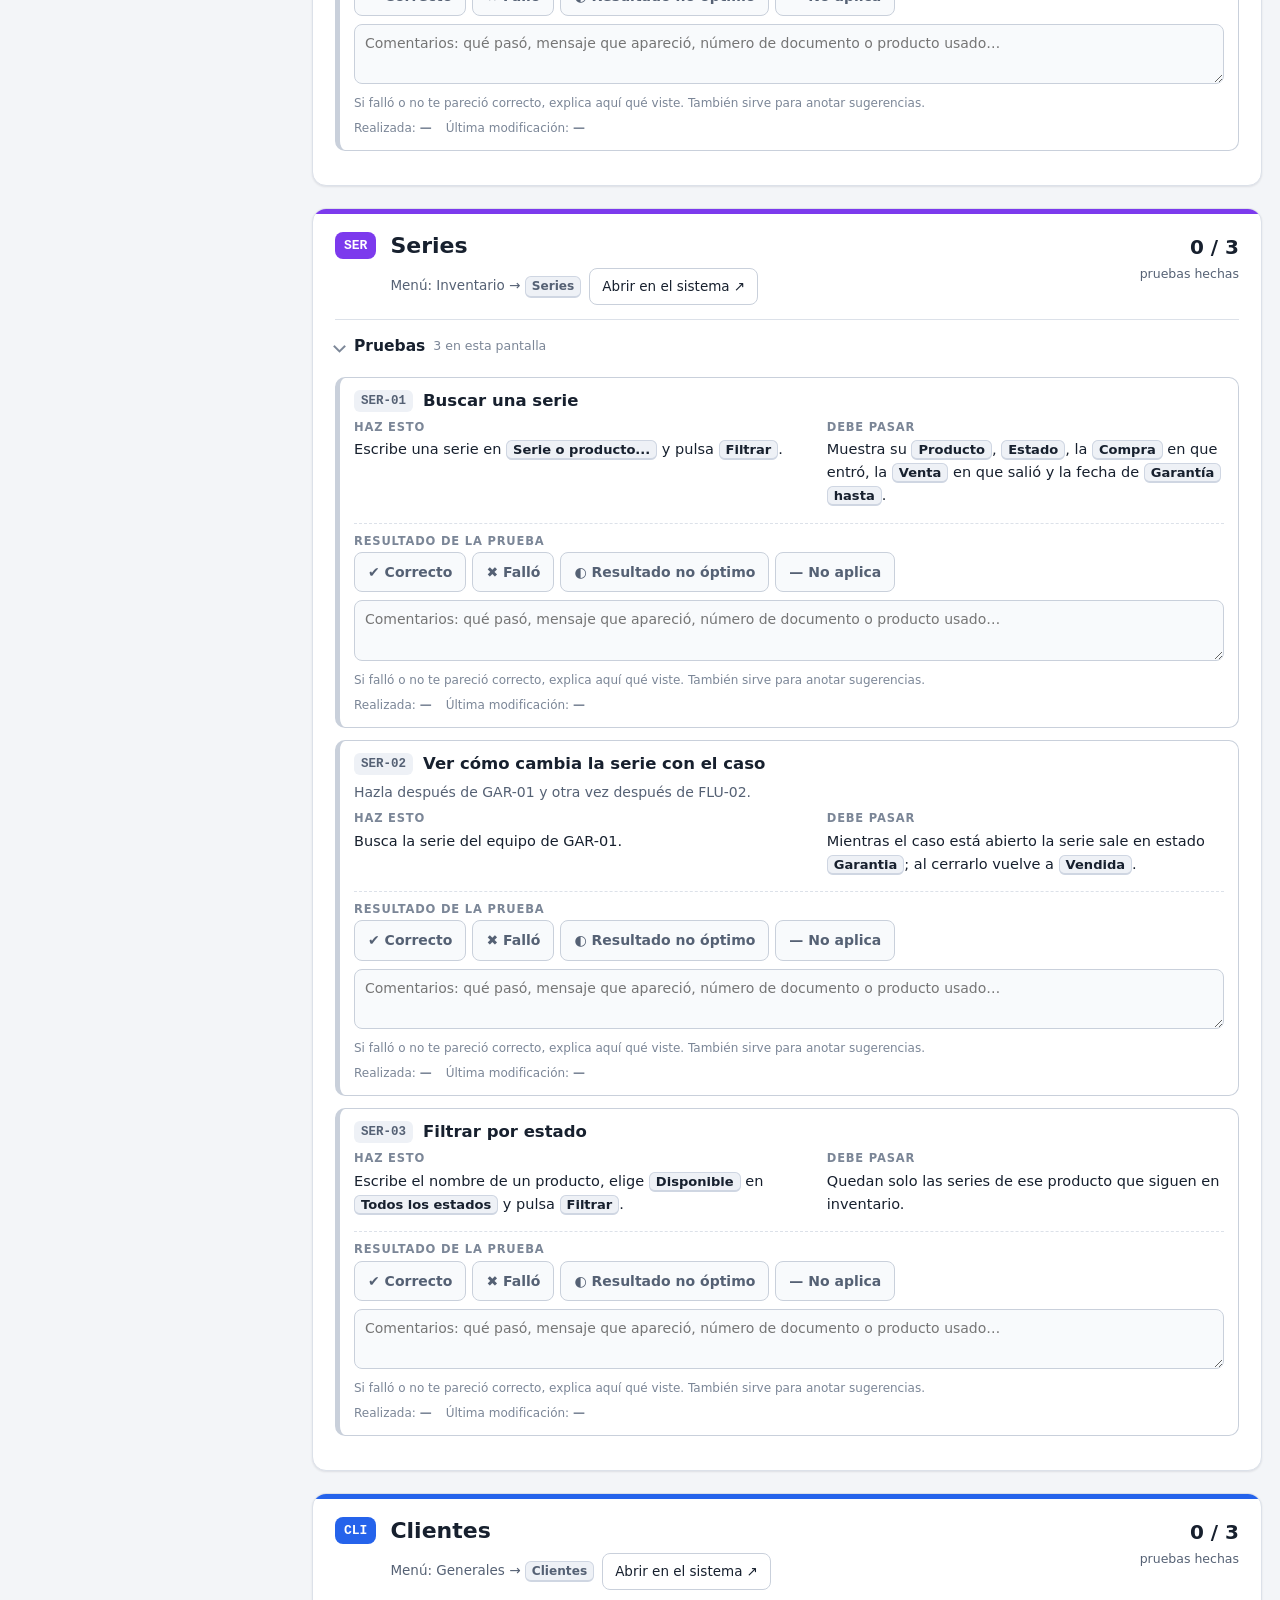
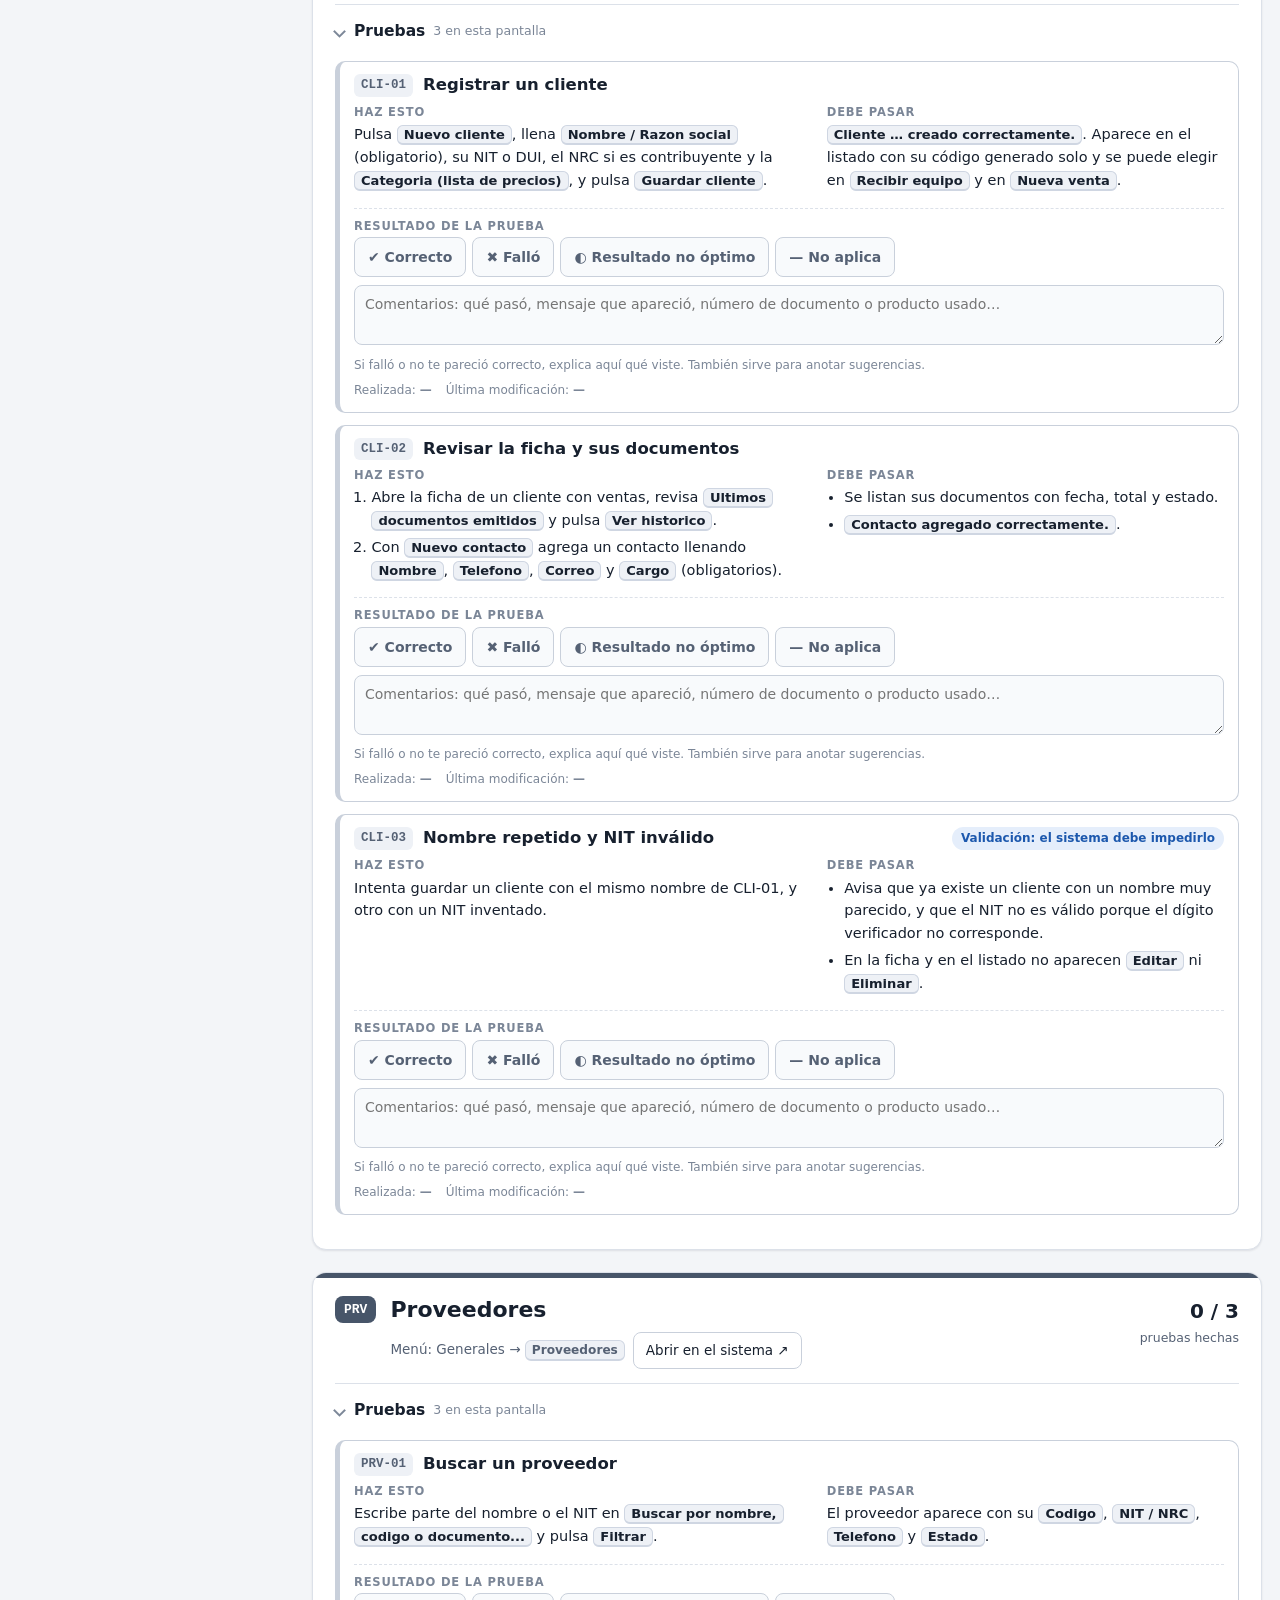
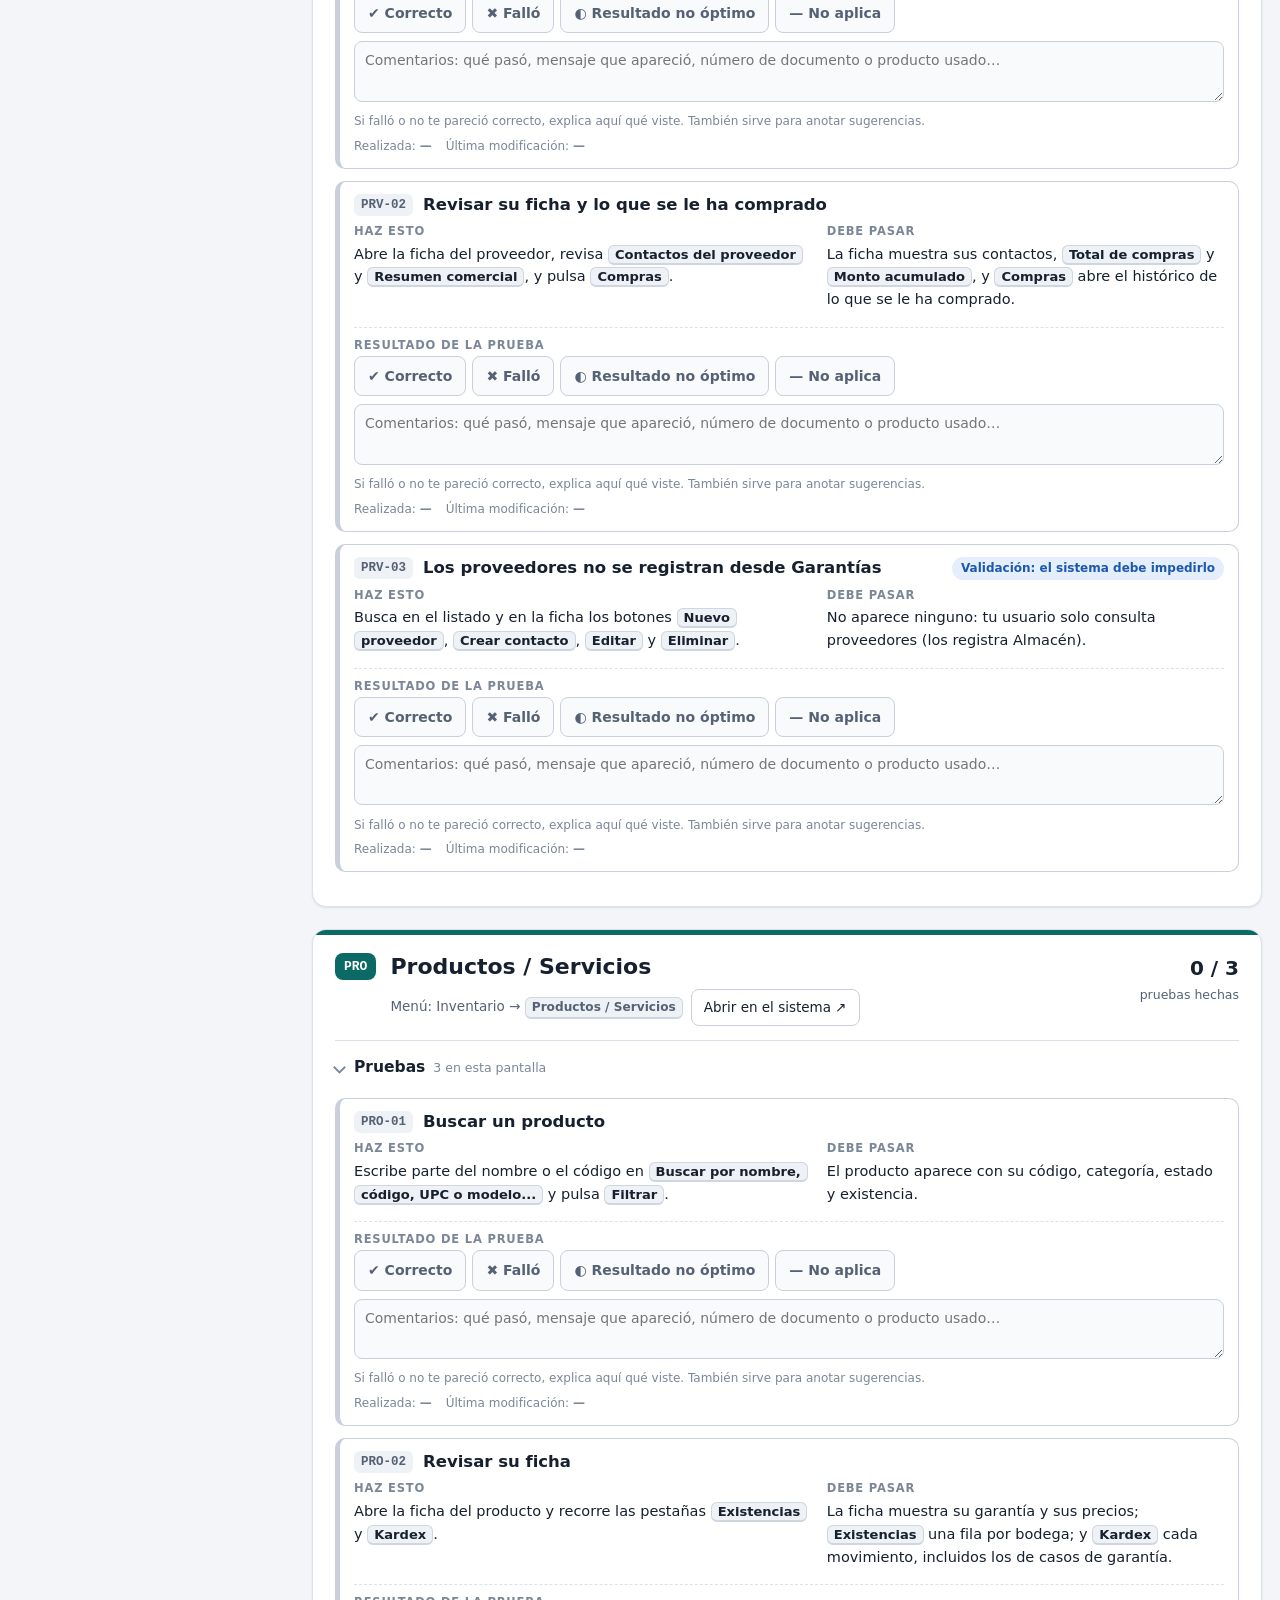
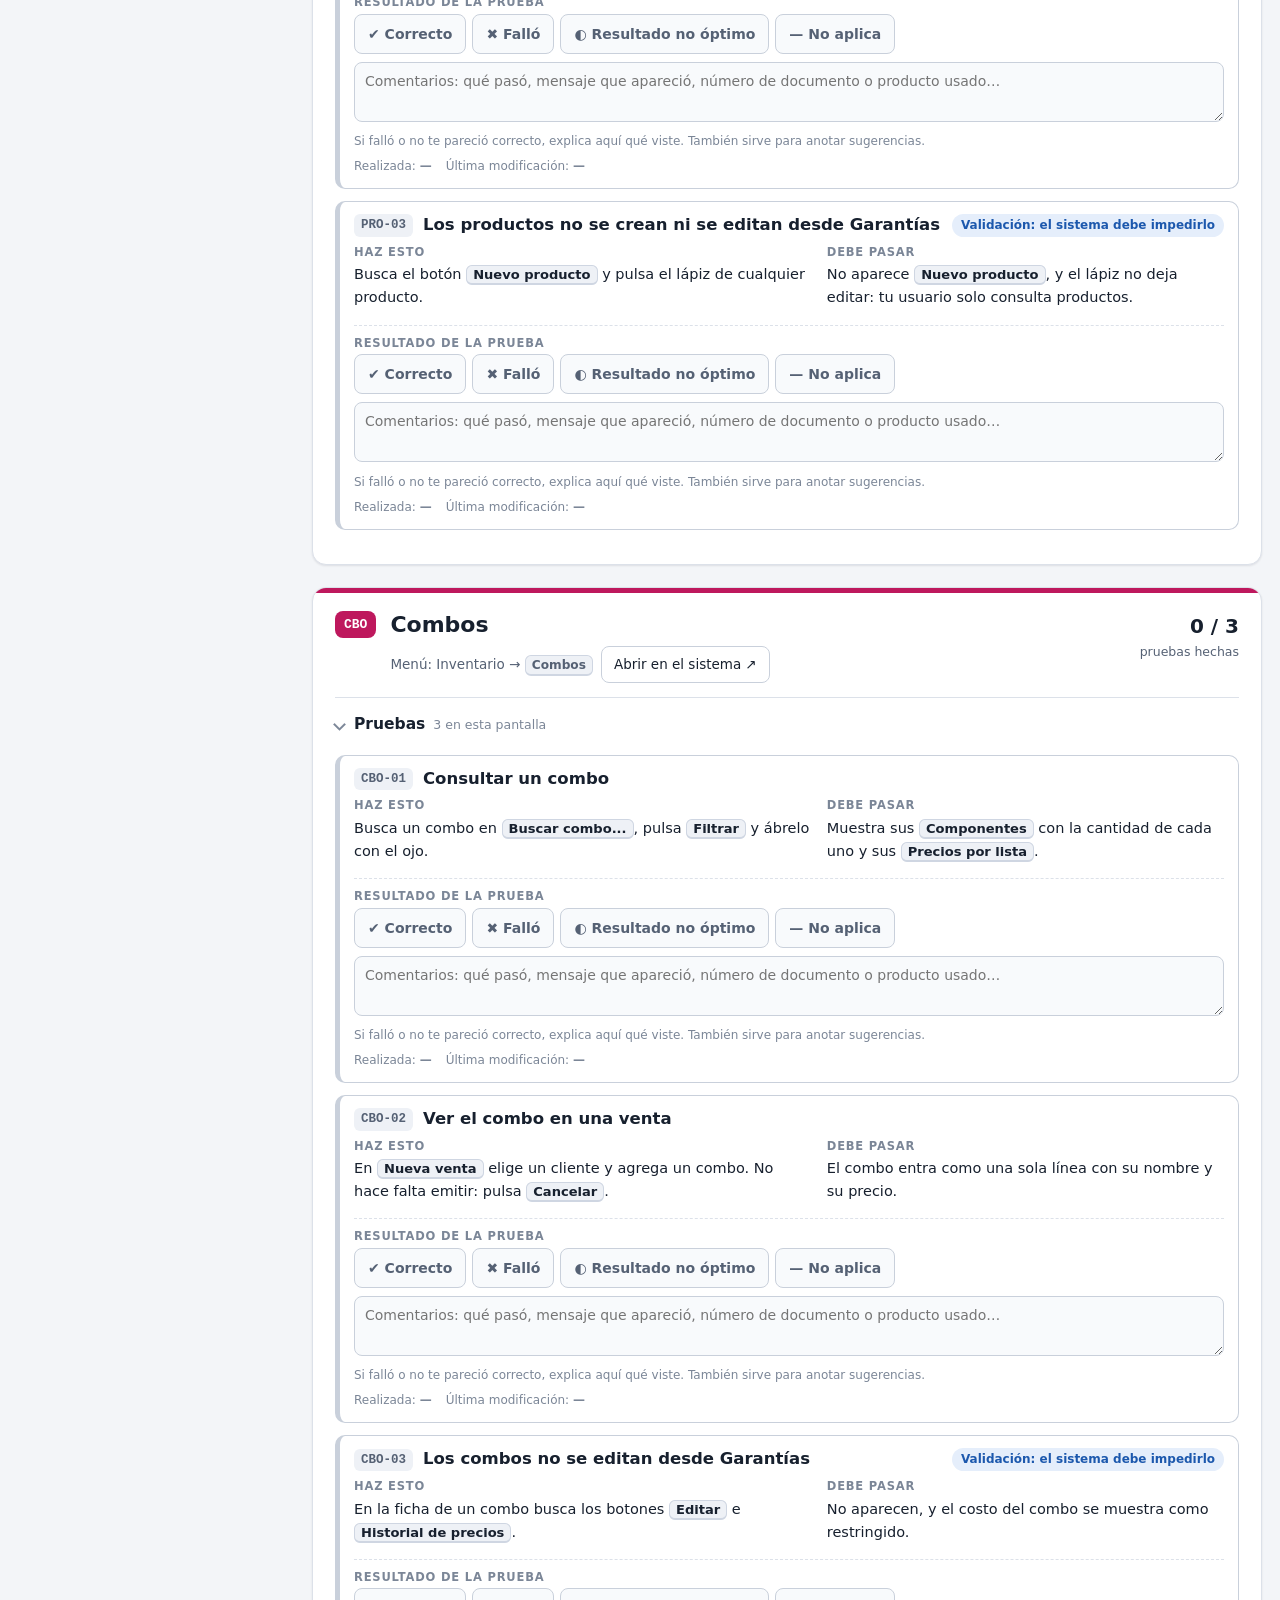
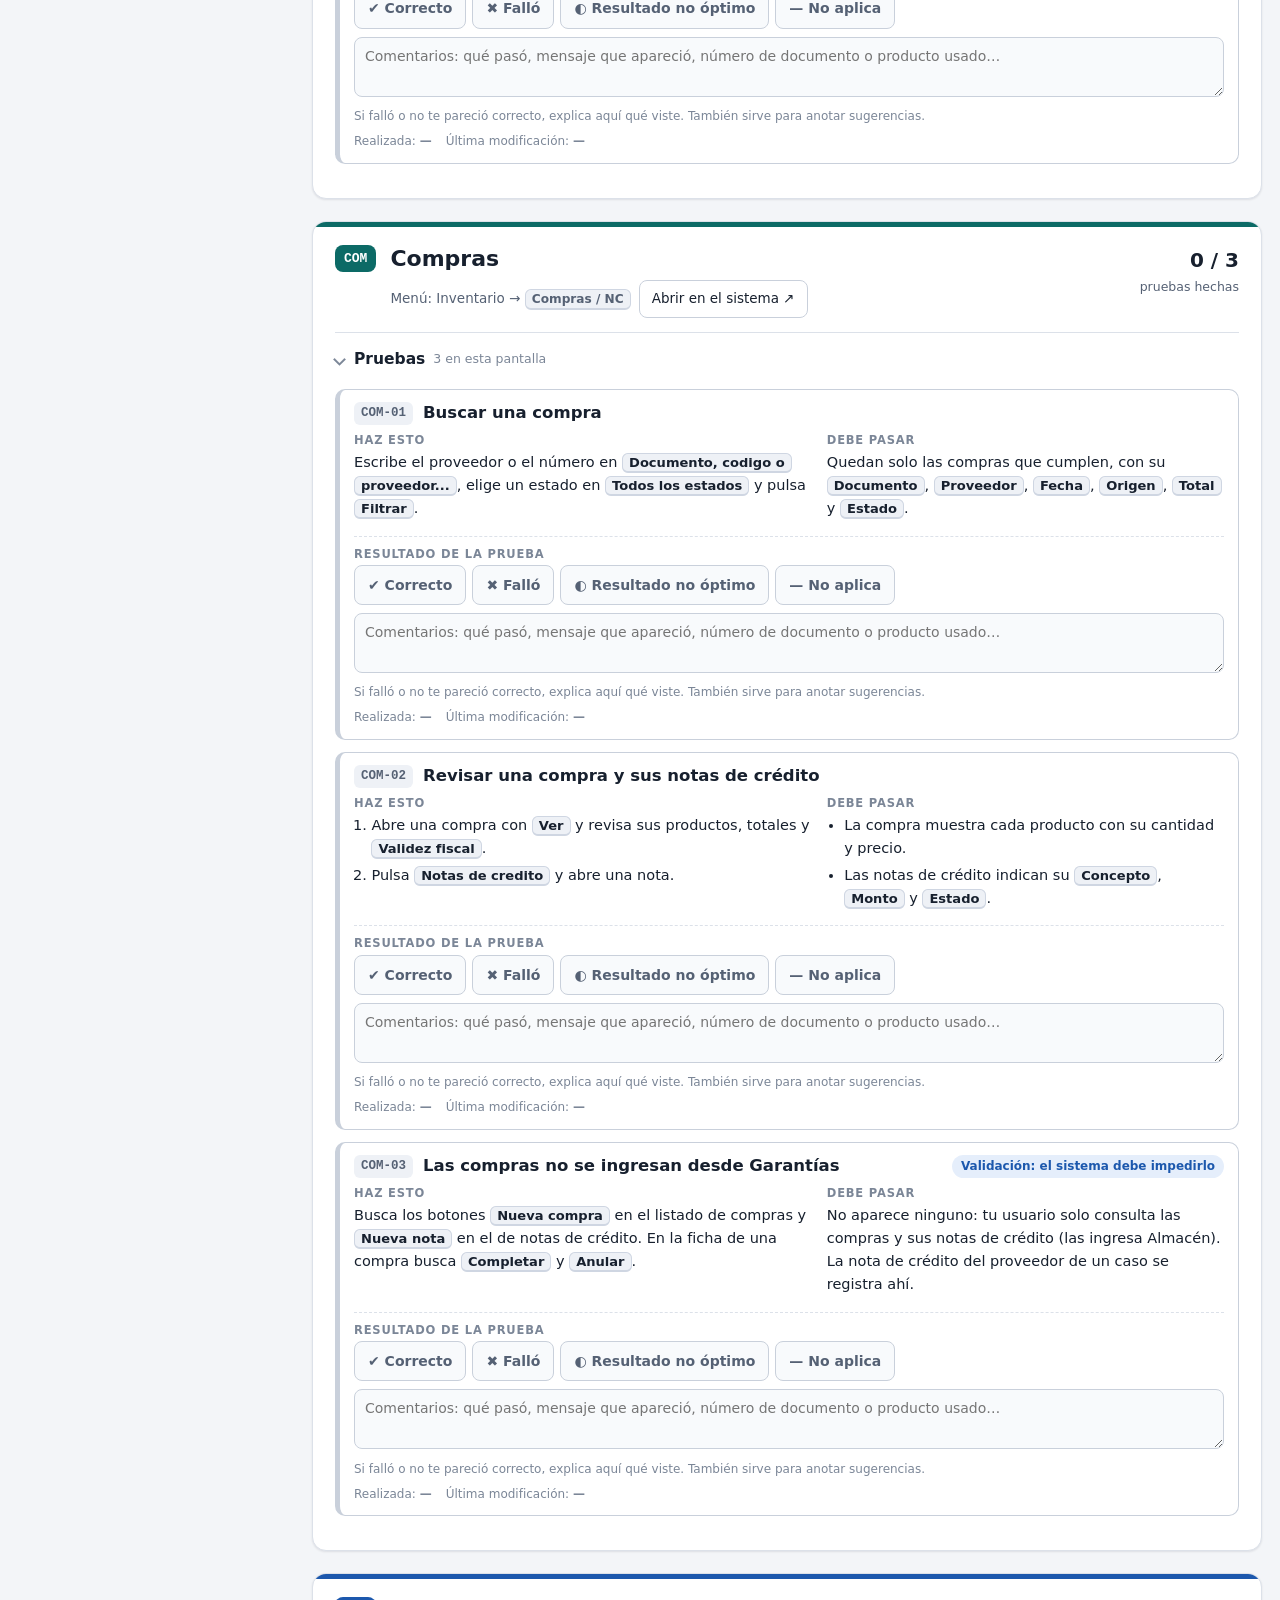
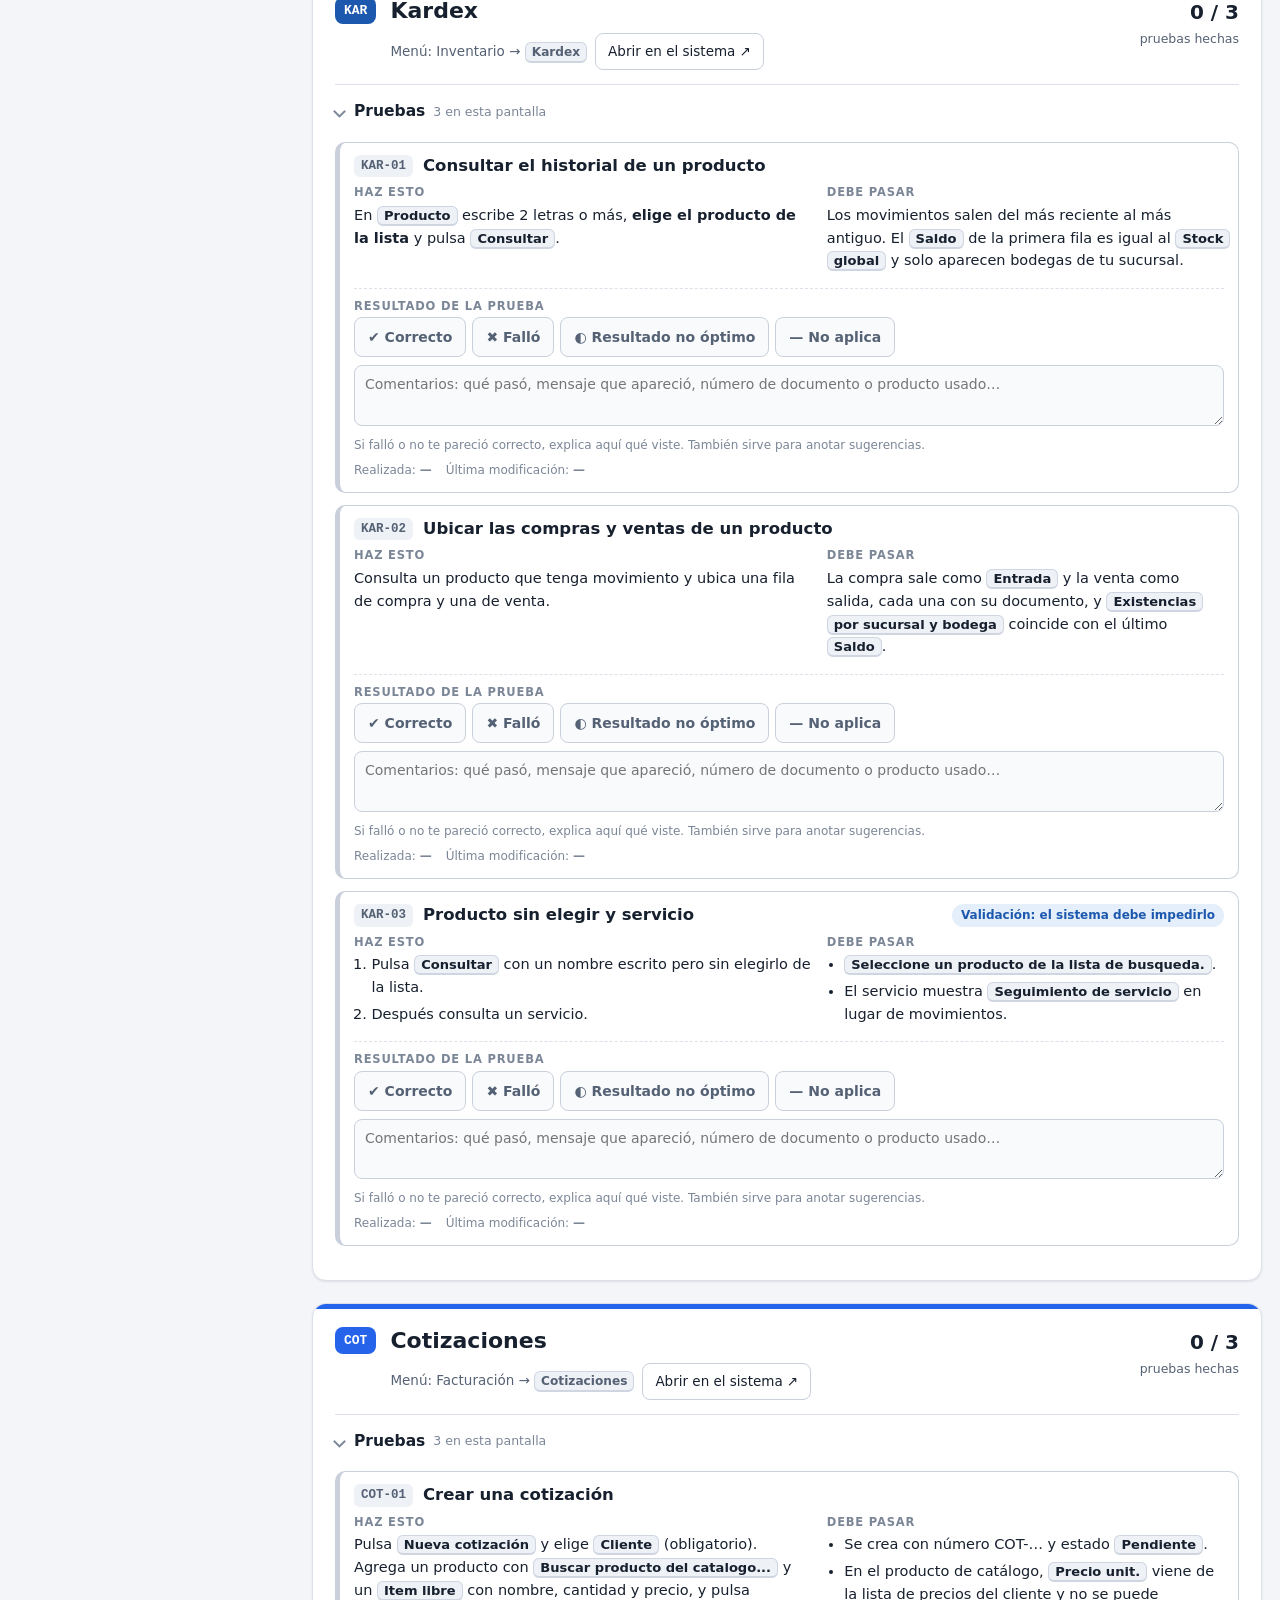
<file: pages/garantias/index.html>
<!doctype html>
<html lang="es">
<head>
<meta charset="utf-8">
<meta name="viewport" content="width=device-width, initial-scale=1">
<title>Pruebas · Garantías · DSIN ERP</title>
<meta name="description" content="Checklist de pruebas del sistema DSIN ERP para el departamento de Garantías. El avance se guarda en el navegador de cada persona.">
<meta name="robots" content="noindex">
<link rel="stylesheet" href="../comun/estilo.css">
</head>
<body>
<header class="barra">
  <div class="barra-in">
    <div class="marca">
      <b id="titulo-area">Garantías</b>
      <span id="sub-area">DSIN ERP · checklist de pruebas</span>
    </div>
    <div class="avance" title="Pruebas con resultado anotado">
      <div class="riel" id="riel-total"></div>
      <span class="num" id="num-total">0 de 0 pruebas</span>
    </div>
    <div class="buscar"><input id="buscar" type="search" placeholder="Buscar prueba o pantalla…" aria-label="Buscar"></div>
    <div class="acciones">
      <button class="btn act" type="button" data-filtro="todas">Todas</button>
      <button class="btn" type="button" data-filtro="pendientes">Pendientes</button>
      <button class="btn" type="button" data-filtro="observadas">Con observación</button>
      <a class="btn" id="btn-sistema" href="#" target="_blank" rel="noopener">Abrir el sistema ↗</a>
      <button class="btn pri" id="btn-reporte" type="button" title="Descarga un archivo con tus resultados, comentarios y fechas">Descargar reporte</button>
      <details class="mas">
        <summary class="btn">Más ▾</summary>
        <div class="caja">
          <button type="button" id="btn-ver-reporte">Ver el reporte en pantalla<small>Se abre en otra pestaña; desde ahí puedes imprimirlo o guardarlo como PDF</small></button>
          <button type="button" id="btn-csv">Descargar tabla para Excel (CSV)</button>
          <button type="button" id="btn-recuperar">Recuperar avance desde un reporte<small>Si cambias de computadora, carga aquí el reporte que descargaste</small></button>
          <button type="button" id="btn-abrir-todo">Abrir / cerrar todas las explicaciones</button>
          <button type="button" id="btn-tema">Cambiar tema claro / oscuro</button>
          <button type="button" id="btn-imprimir">Imprimir la checklist</button>
          <button type="button" id="btn-borrar">Borrar todo mi avance<small>Pide confirmación</small></button>
        </div>
      </details>
      <input type="file" id="archivo" accept="text/html,.html,application/json,.json" hidden>
    </div>
    <span id="guardado" role="status" aria-live="polite"></span>
  </div>
</header>
<div class="marco">
  <nav id="indice" aria-label="Pantallas"></nav>
  <main id="contenido"><p class="vacio">Cargando…</p></main>
</div>
<script src="../config.js"></script>
<script src="datos.js"></script>
<script src="../comun/motor.js"></script>
</body>
</html>
</file>
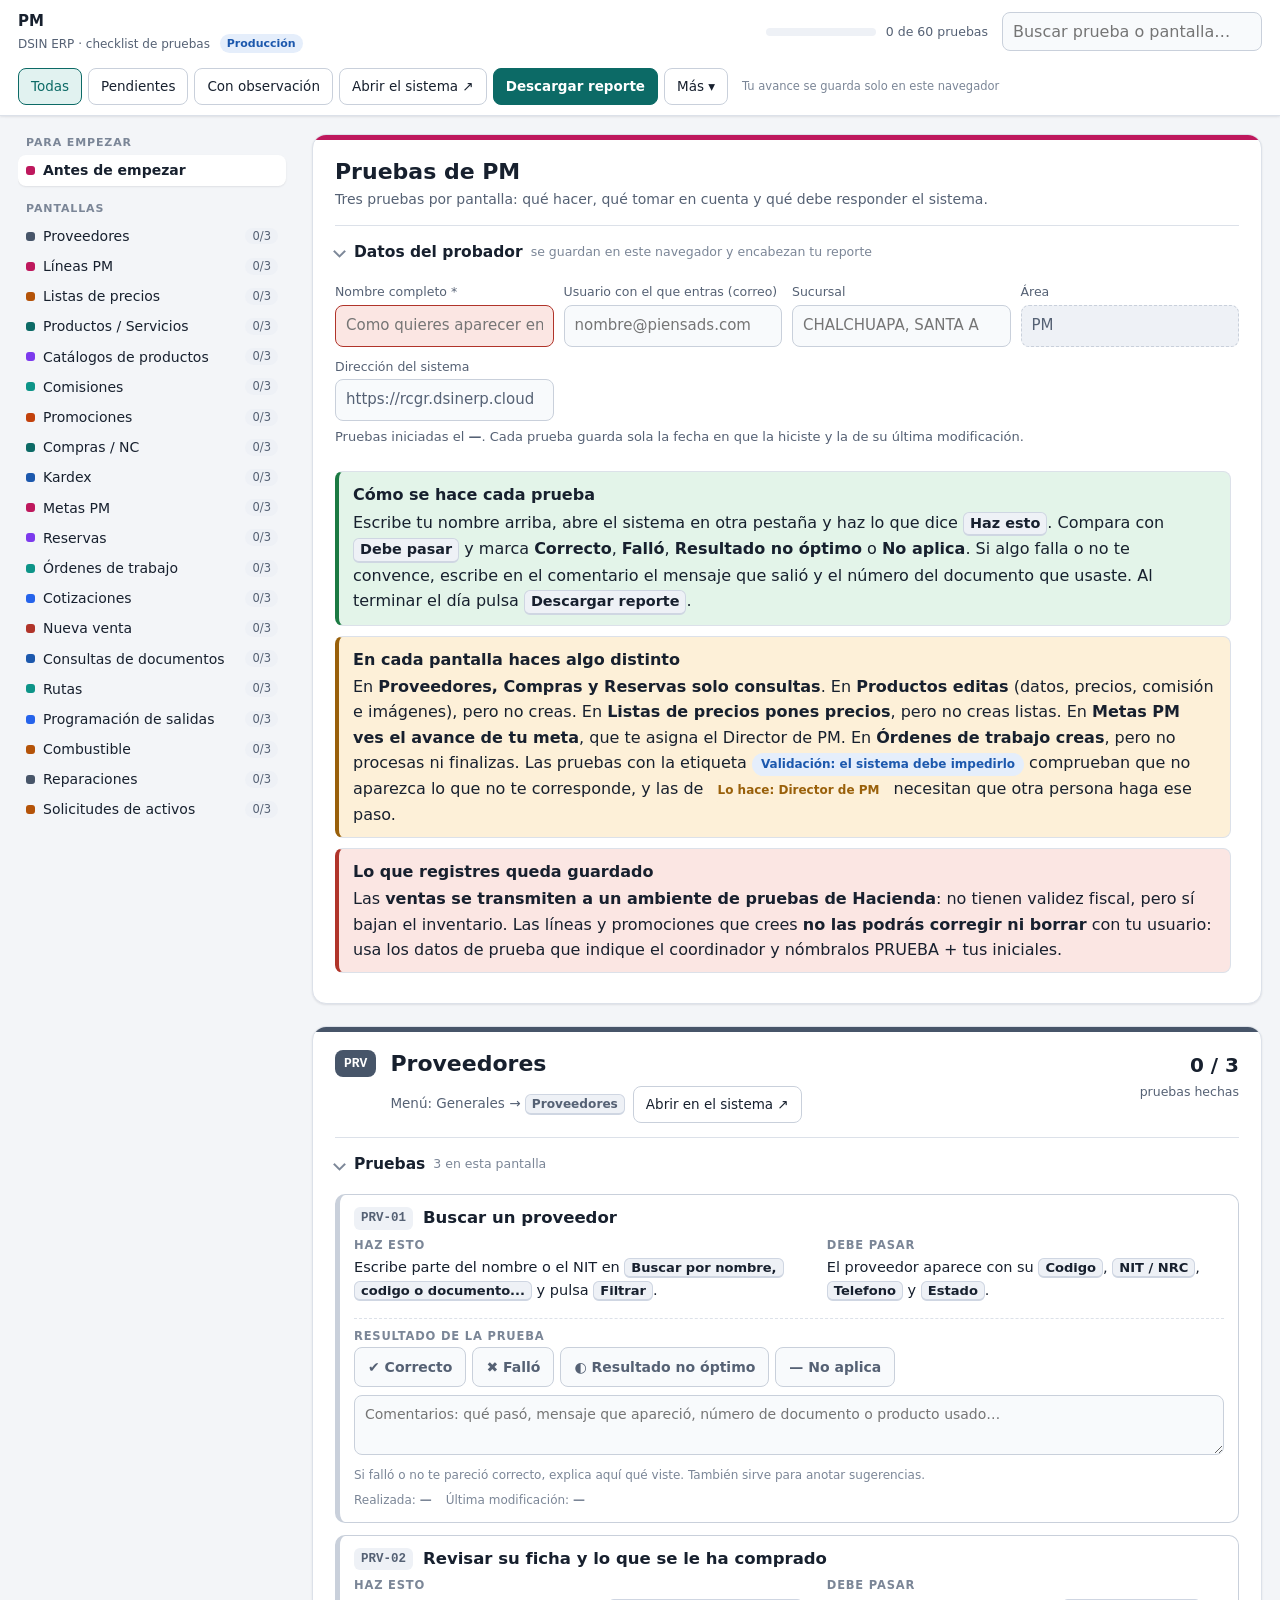
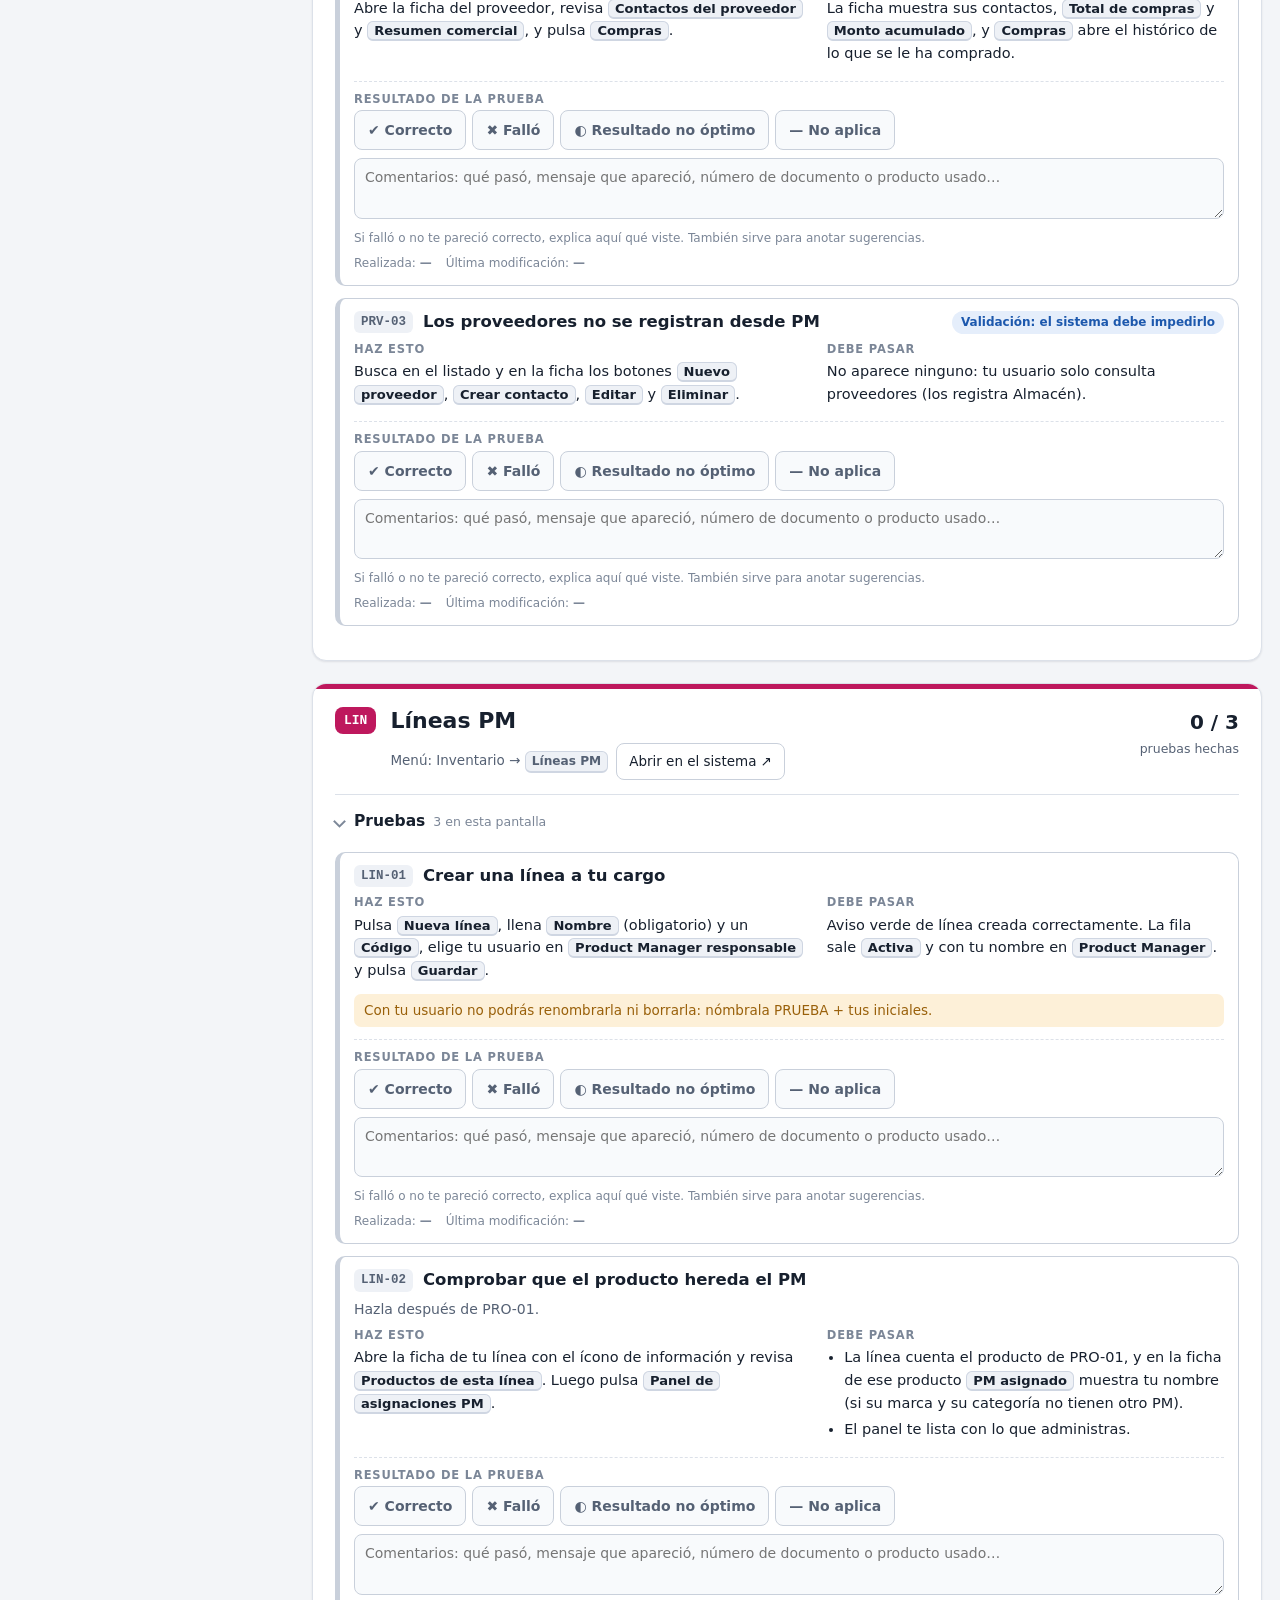
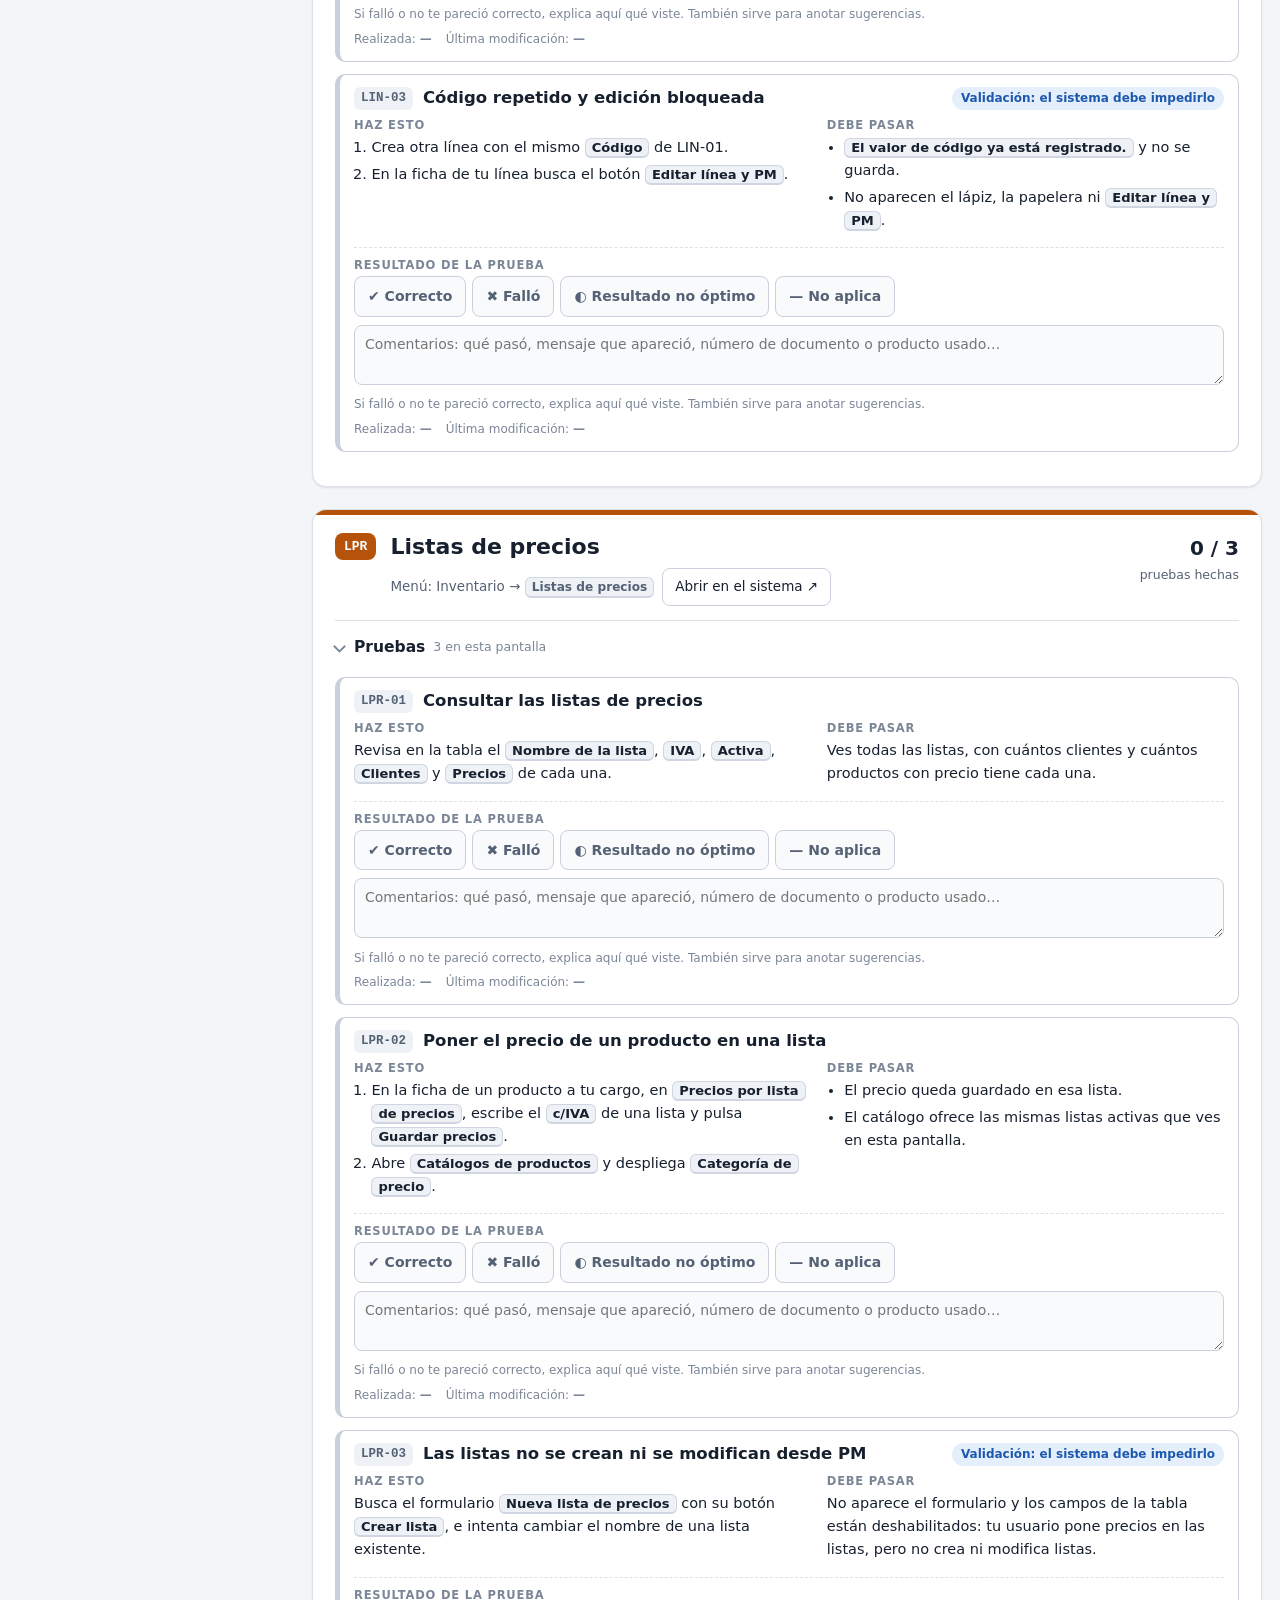
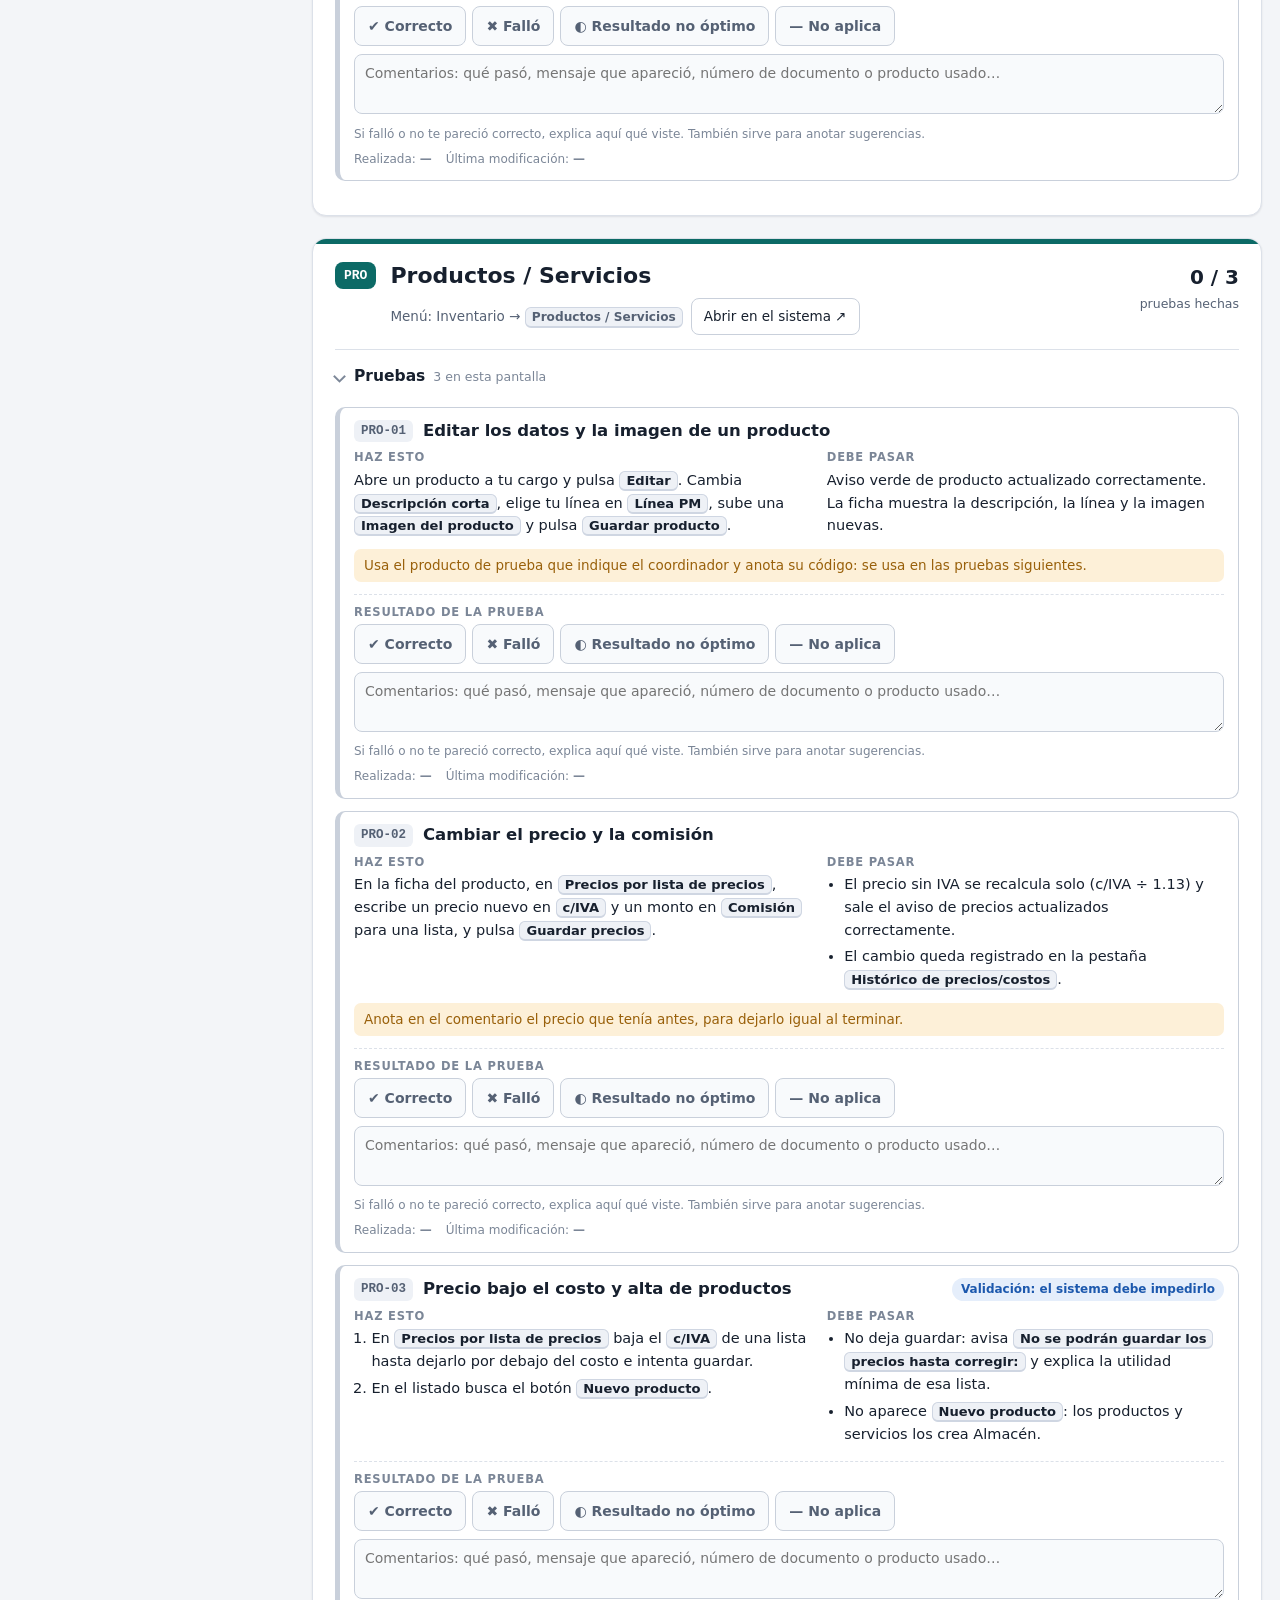
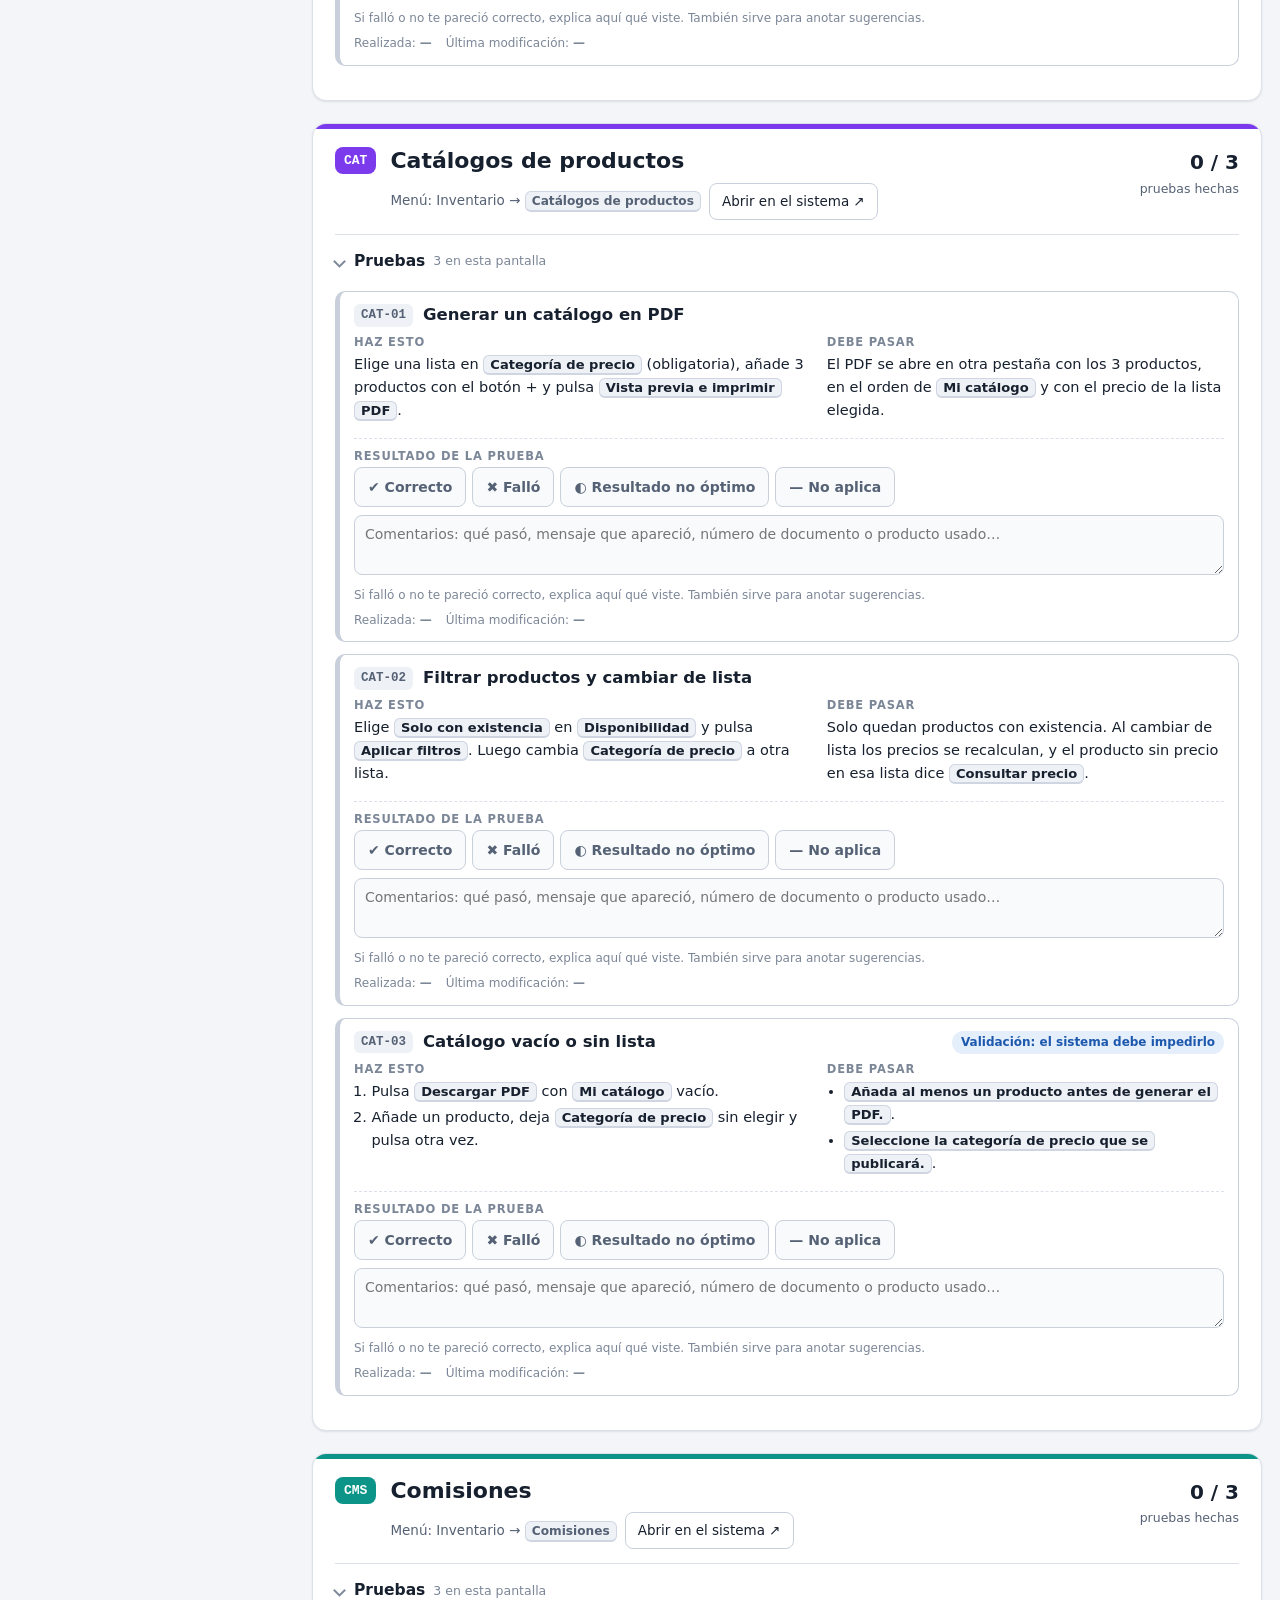
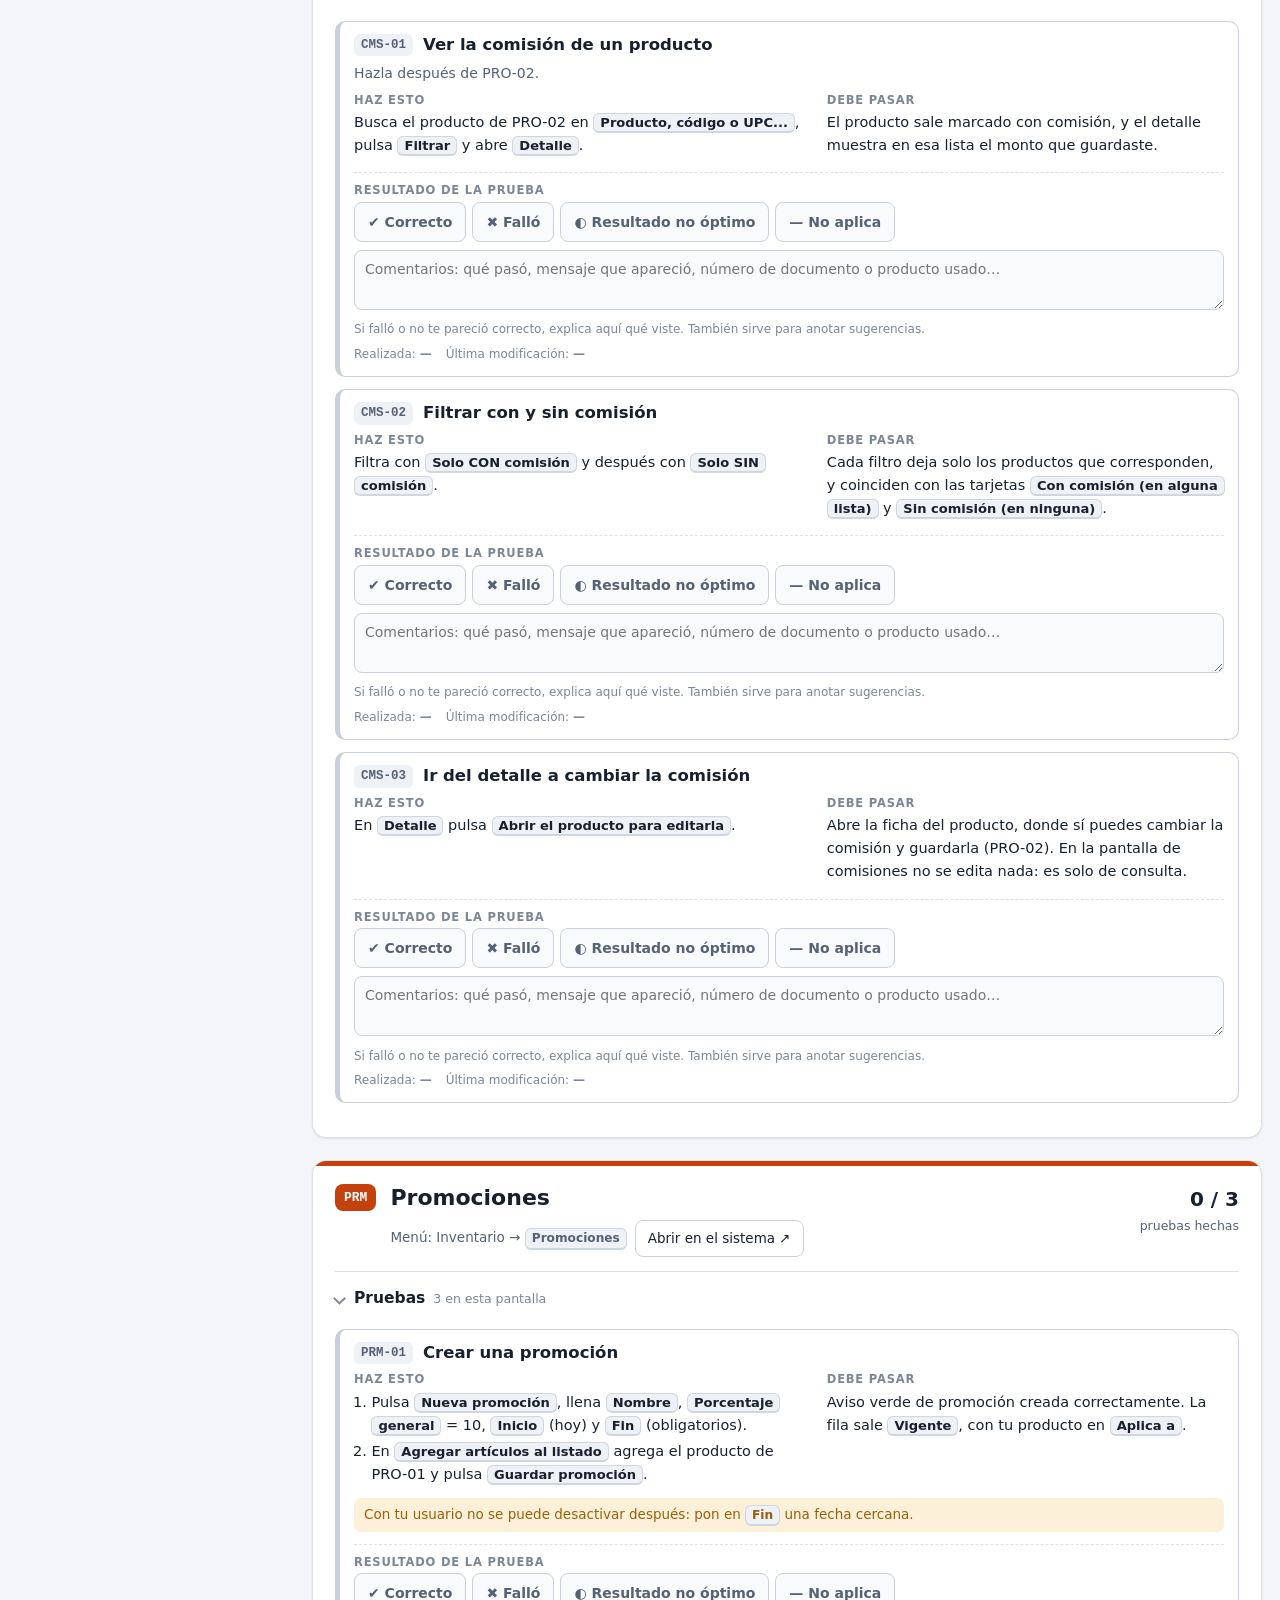
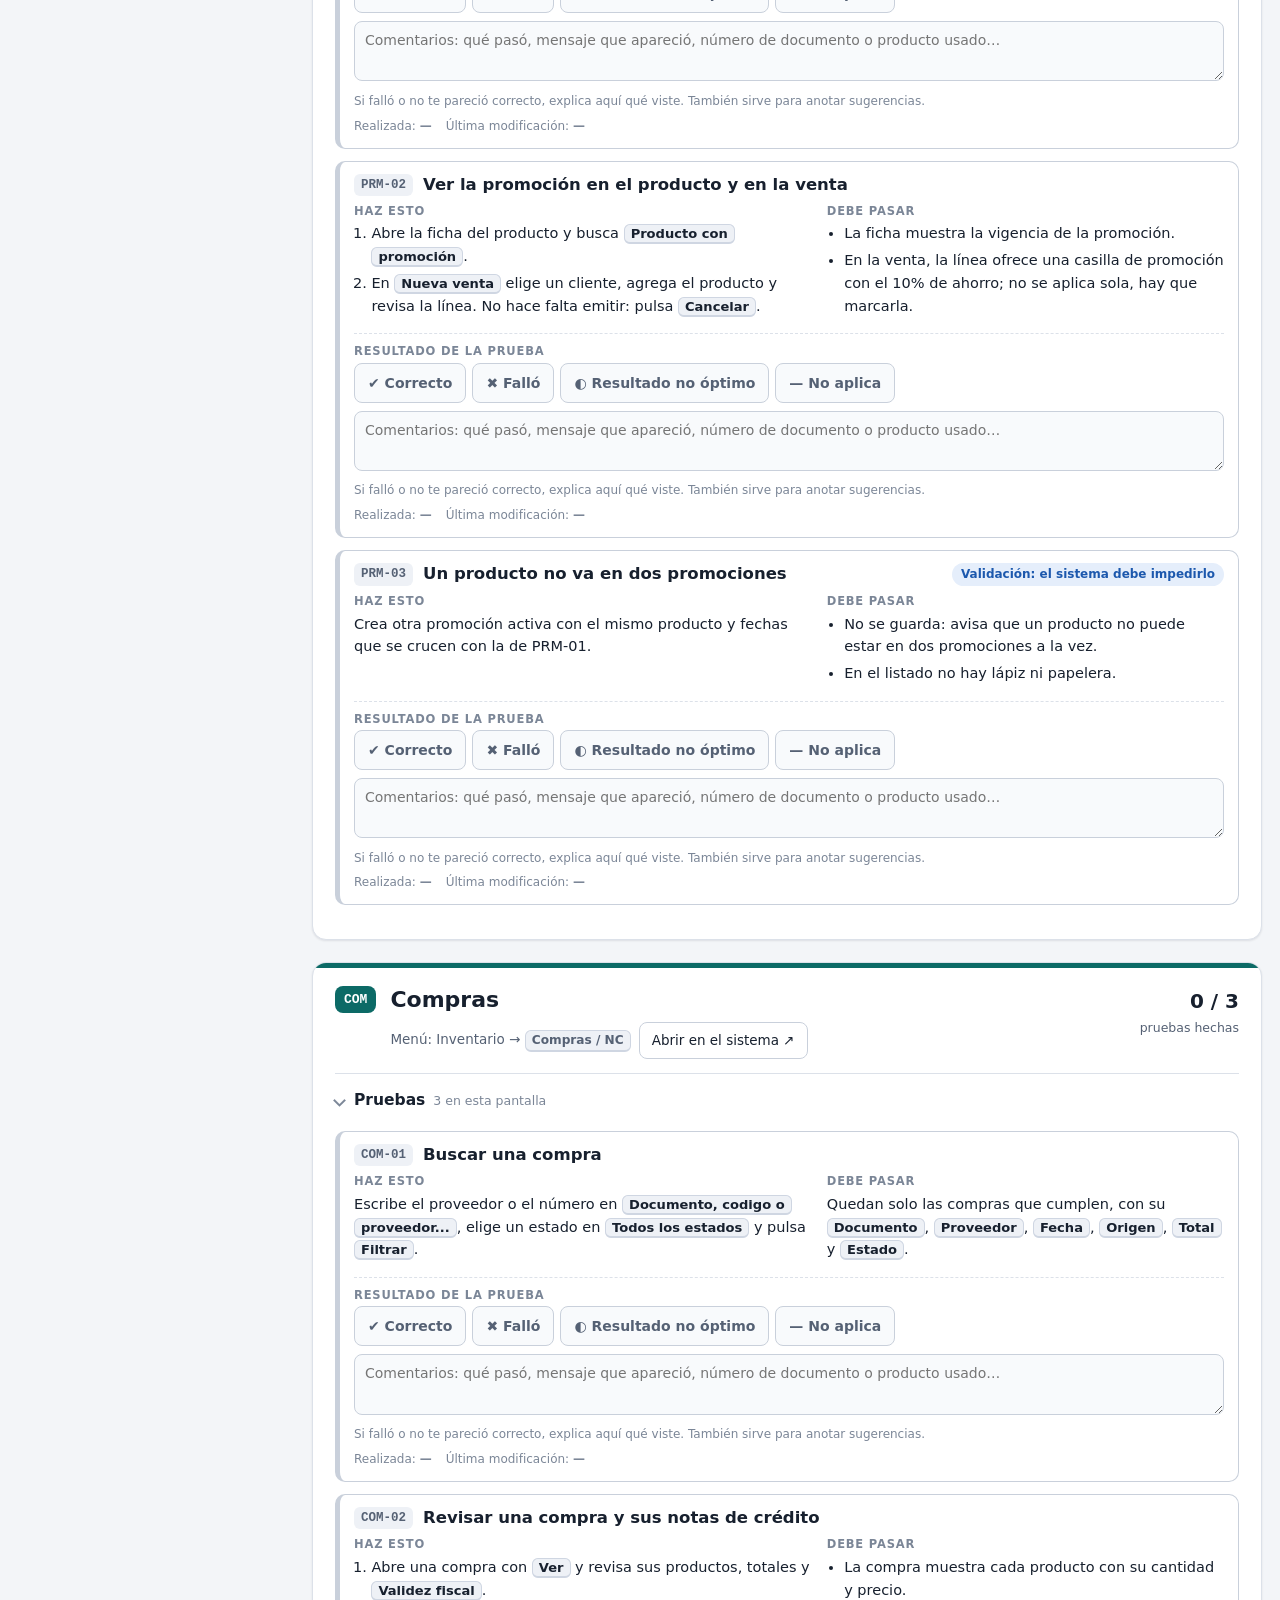
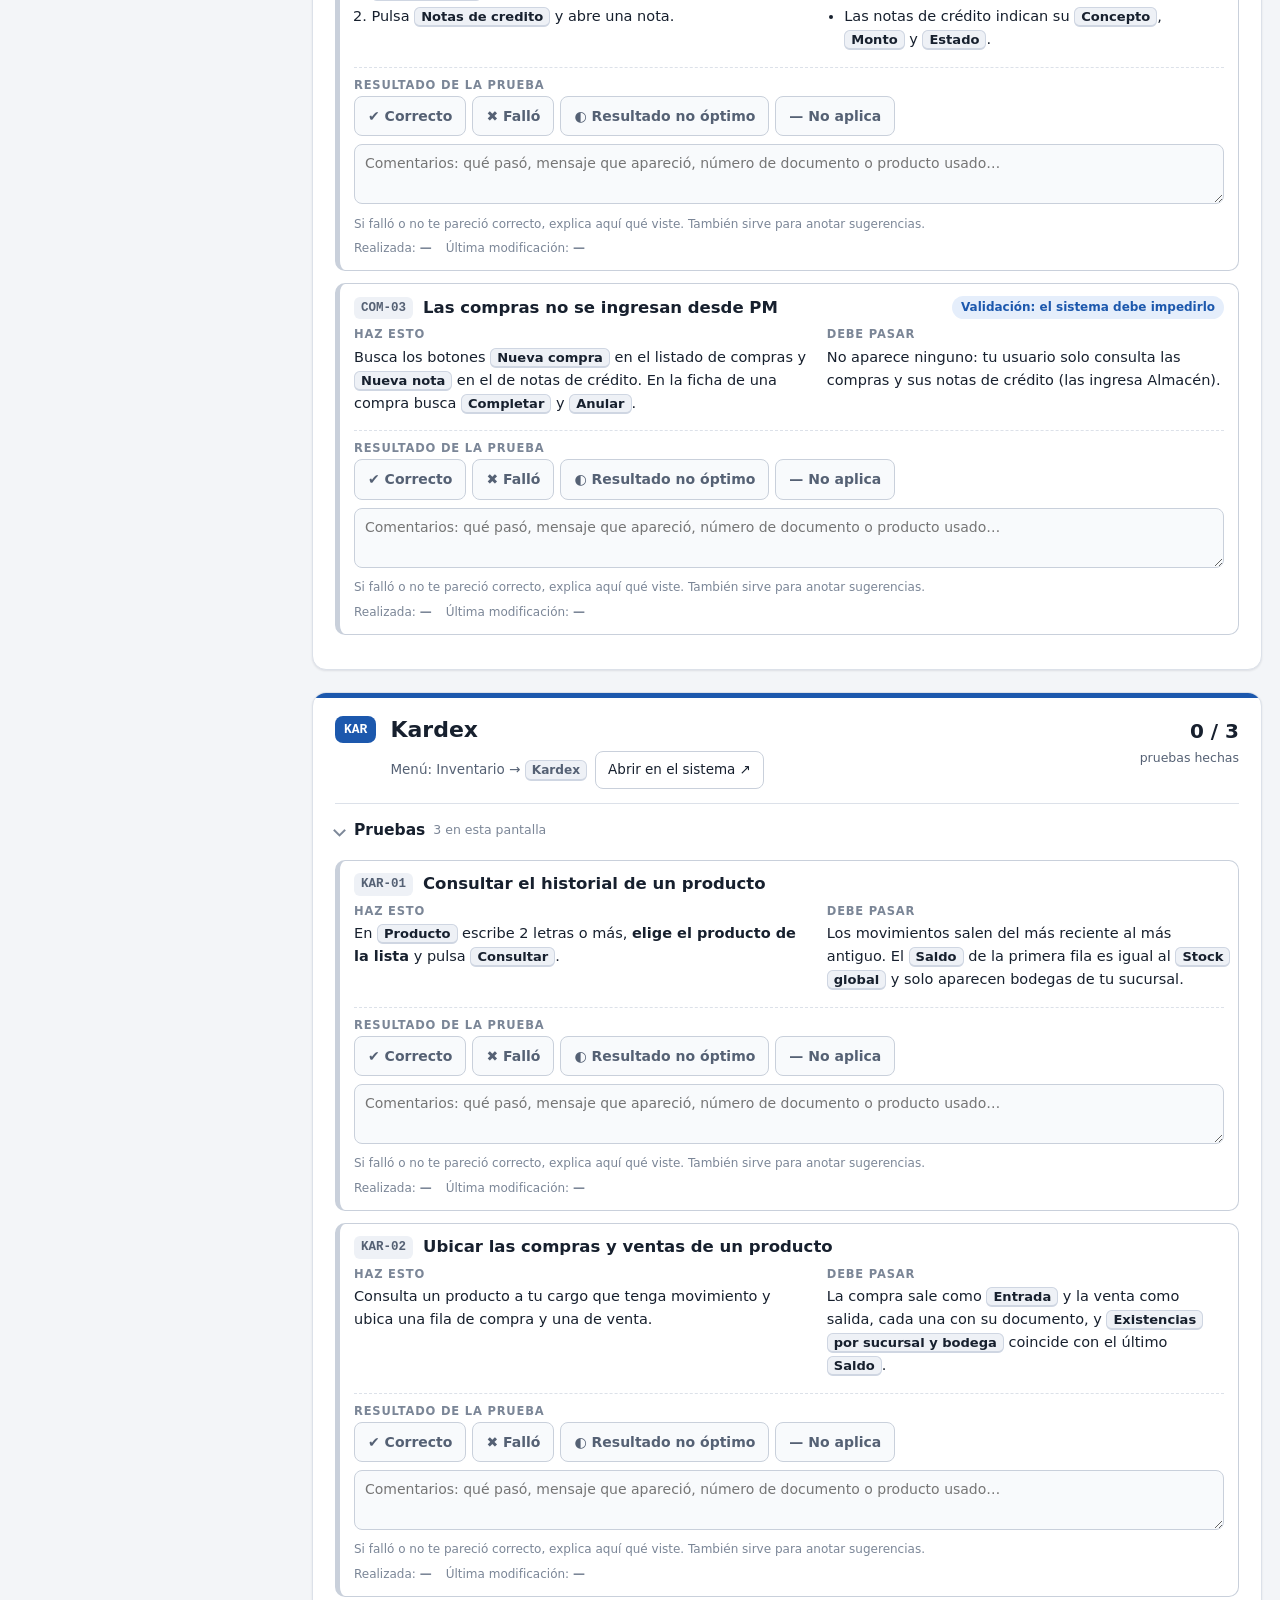
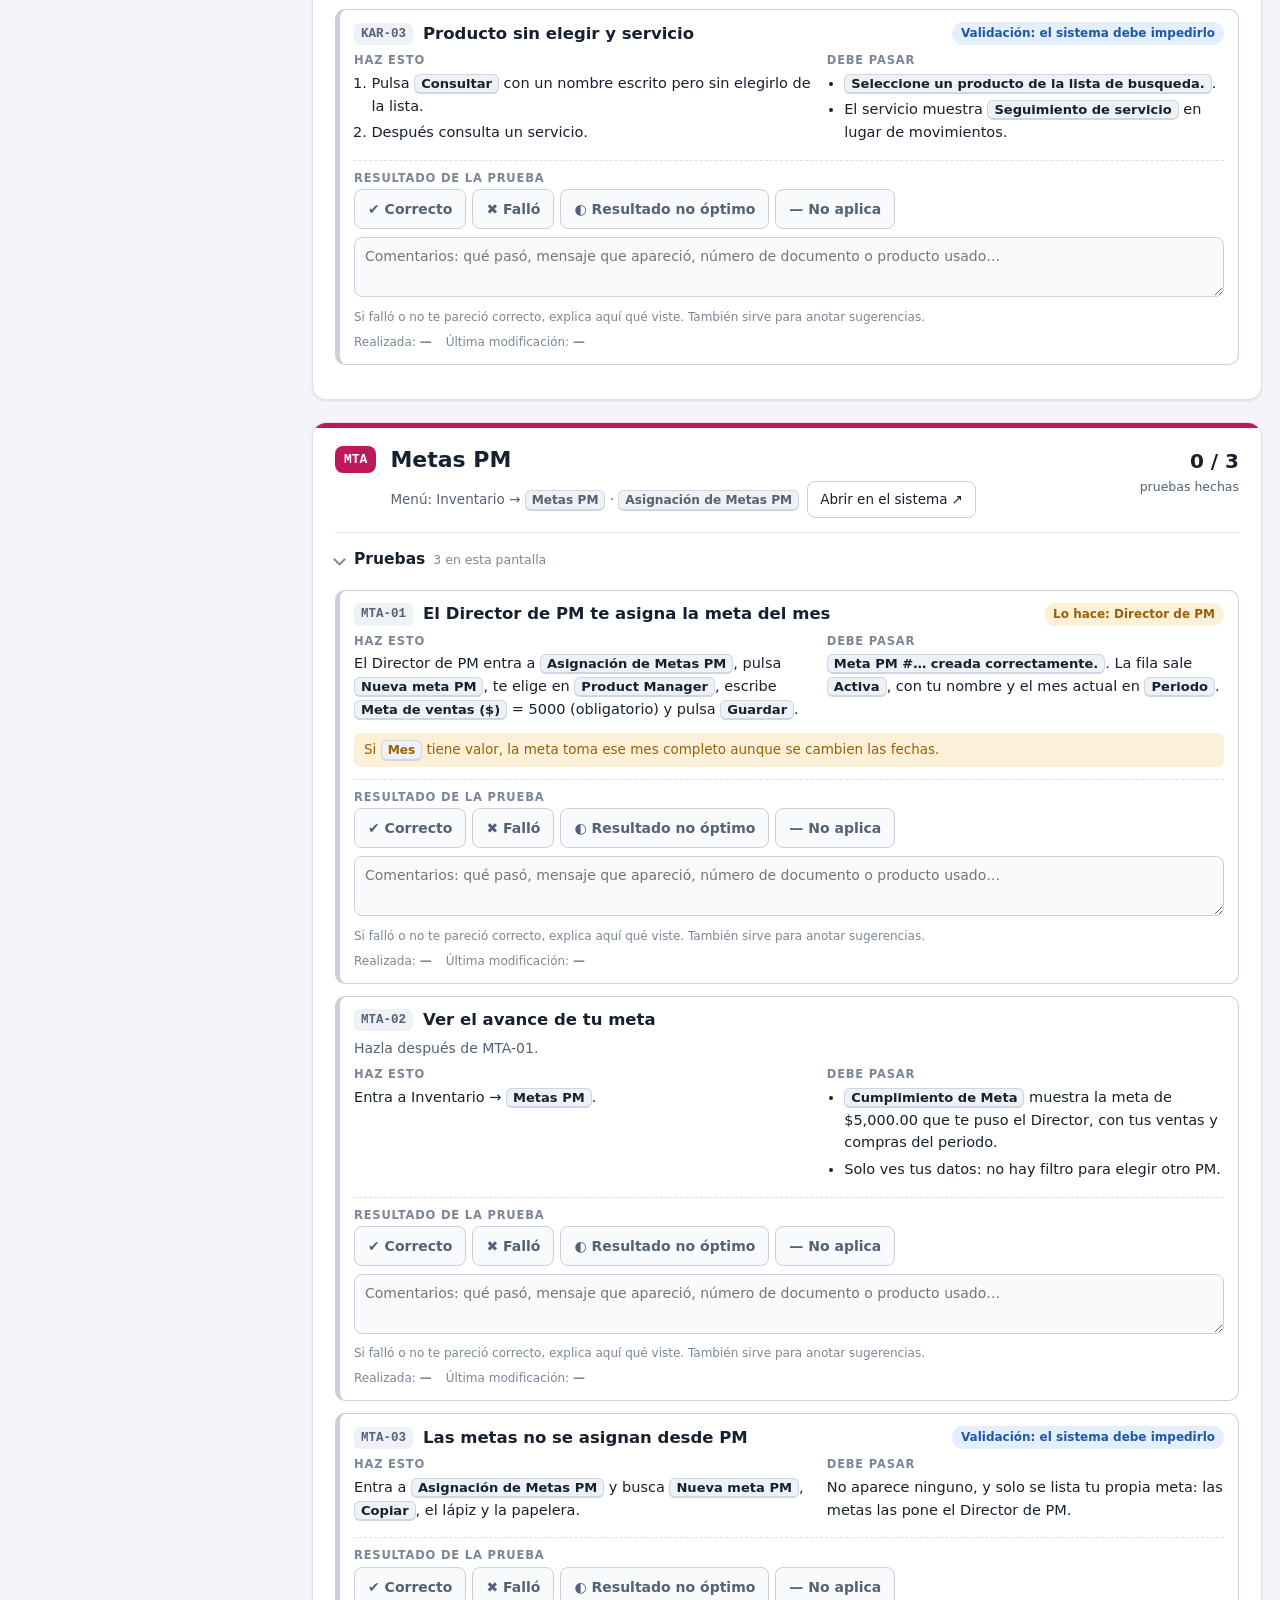
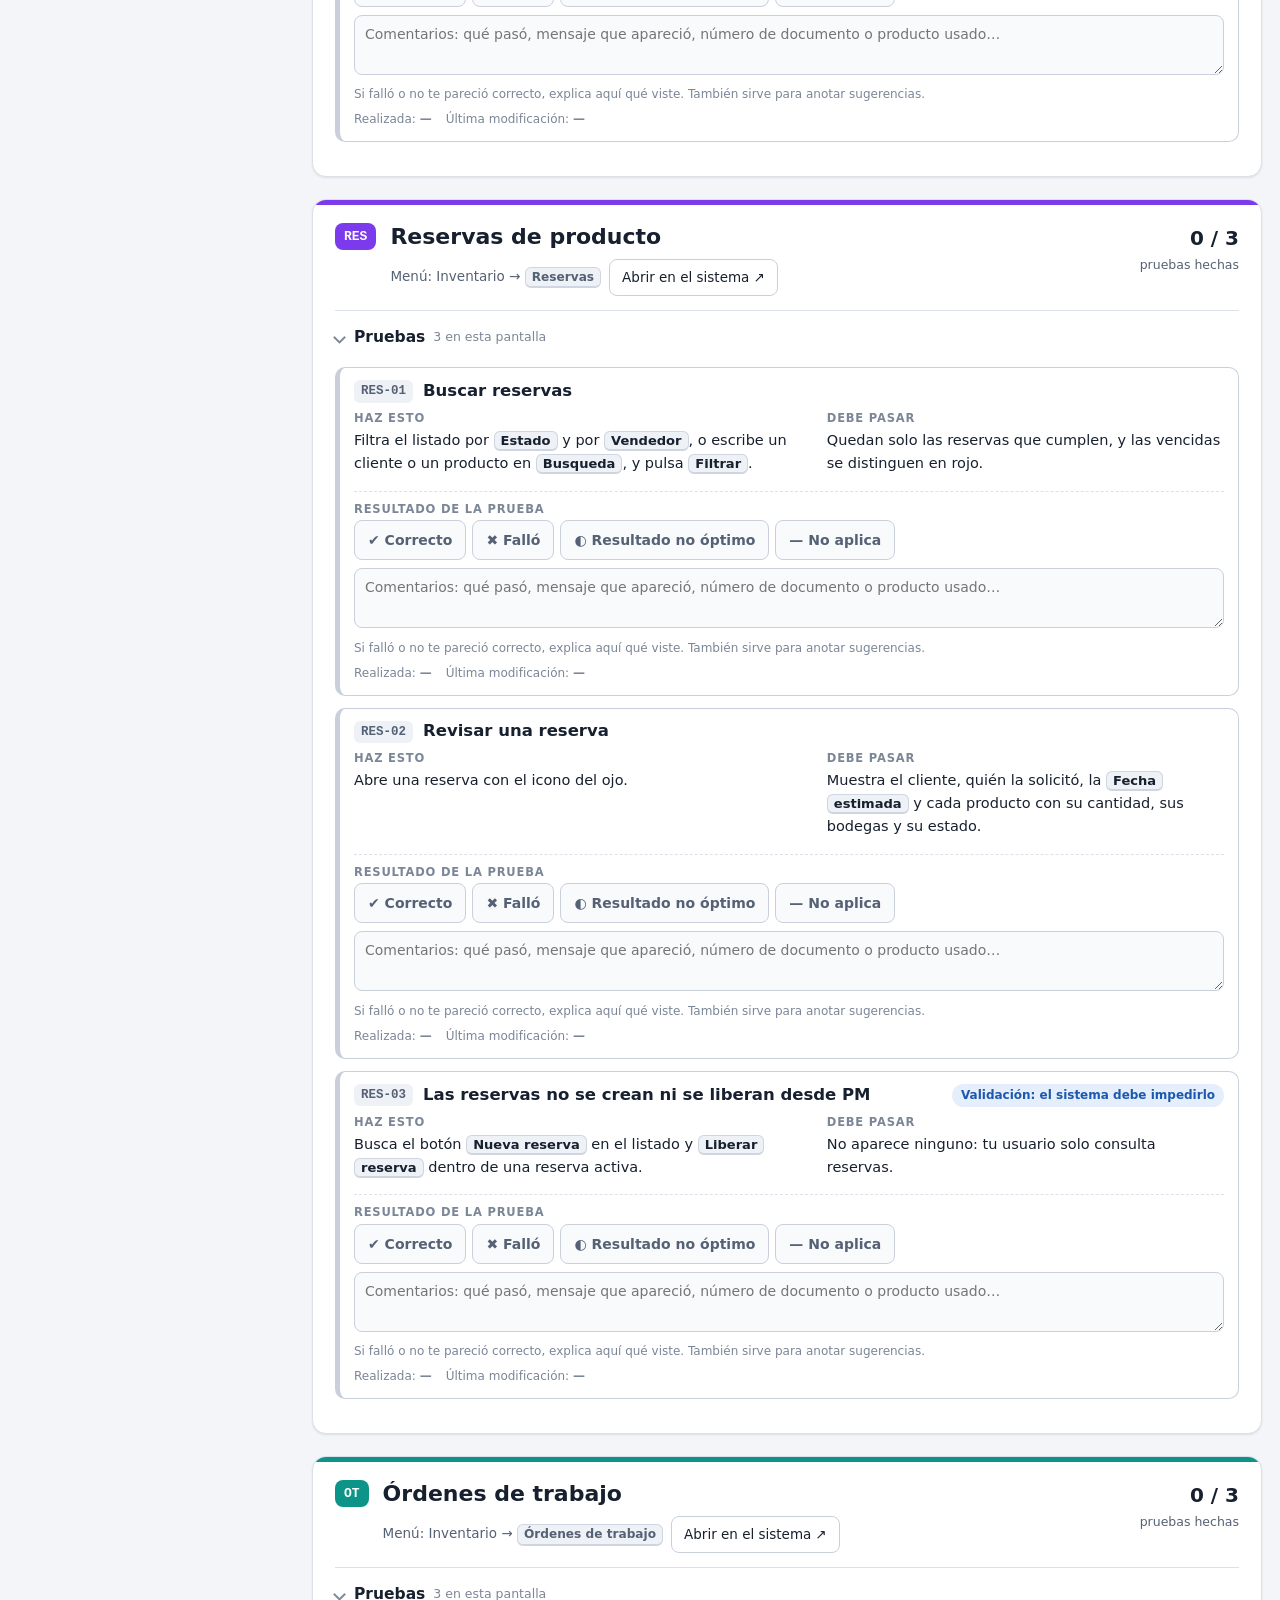
<file: pages/pm/index.html>
<!doctype html>
<html lang="es">
<head>
<meta charset="utf-8">
<meta name="viewport" content="width=device-width, initial-scale=1">
<title>Pruebas · PM · DSIN ERP</title>
<meta name="description" content="Checklist de pruebas del sistema DSIN ERP para el departamento de PM. El avance se guarda en el navegador de cada persona.">
<meta name="robots" content="noindex">
<link rel="stylesheet" href="../comun/estilo.css">
</head>
<body>
<header class="barra">
  <div class="barra-in">
    <div class="marca">
      <b id="titulo-area">PM</b>
      <span id="sub-area">DSIN ERP · checklist de pruebas</span>
    </div>
    <div class="avance" title="Pruebas con resultado anotado">
      <div class="riel" id="riel-total"></div>
      <span class="num" id="num-total">0 de 0 pruebas</span>
    </div>
    <div class="buscar"><input id="buscar" type="search" placeholder="Buscar prueba o pantalla…" aria-label="Buscar"></div>
    <div class="acciones">
      <button class="btn act" type="button" data-filtro="todas">Todas</button>
      <button class="btn" type="button" data-filtro="pendientes">Pendientes</button>
      <button class="btn" type="button" data-filtro="observadas">Con observación</button>
      <a class="btn" id="btn-sistema" href="#" target="_blank" rel="noopener">Abrir el sistema ↗</a>
      <button class="btn pri" id="btn-reporte" type="button" title="Descarga un archivo con tus resultados, comentarios y fechas">Descargar reporte</button>
      <details class="mas">
        <summary class="btn">Más ▾</summary>
        <div class="caja">
          <button type="button" id="btn-ver-reporte">Ver el reporte en pantalla<small>Se abre en otra pestaña; desde ahí puedes imprimirlo o guardarlo como PDF</small></button>
          <button type="button" id="btn-csv">Descargar tabla para Excel (CSV)</button>
          <button type="button" id="btn-recuperar">Recuperar avance desde un reporte<small>Si cambias de computadora, carga aquí el reporte que descargaste</small></button>
          <button type="button" id="btn-abrir-todo">Abrir / cerrar todas las explicaciones</button>
          <button type="button" id="btn-tema">Cambiar tema claro / oscuro</button>
          <button type="button" id="btn-imprimir">Imprimir la checklist</button>
          <button type="button" id="btn-borrar">Borrar todo mi avance<small>Pide confirmación</small></button>
        </div>
      </details>
      <input type="file" id="archivo" accept="text/html,.html,application/json,.json" hidden>
    </div>
    <span id="guardado" role="status" aria-live="polite"></span>
  </div>
</header>
<div class="marco">
  <nav id="indice" aria-label="Pantallas"></nav>
  <main id="contenido"><p class="vacio">Cargando…</p></main>
</div>
<script src="../config.js"></script>
<script src="datos.js"></script>
<script src="../comun/motor.js"></script>
</body>
</html>
</file>
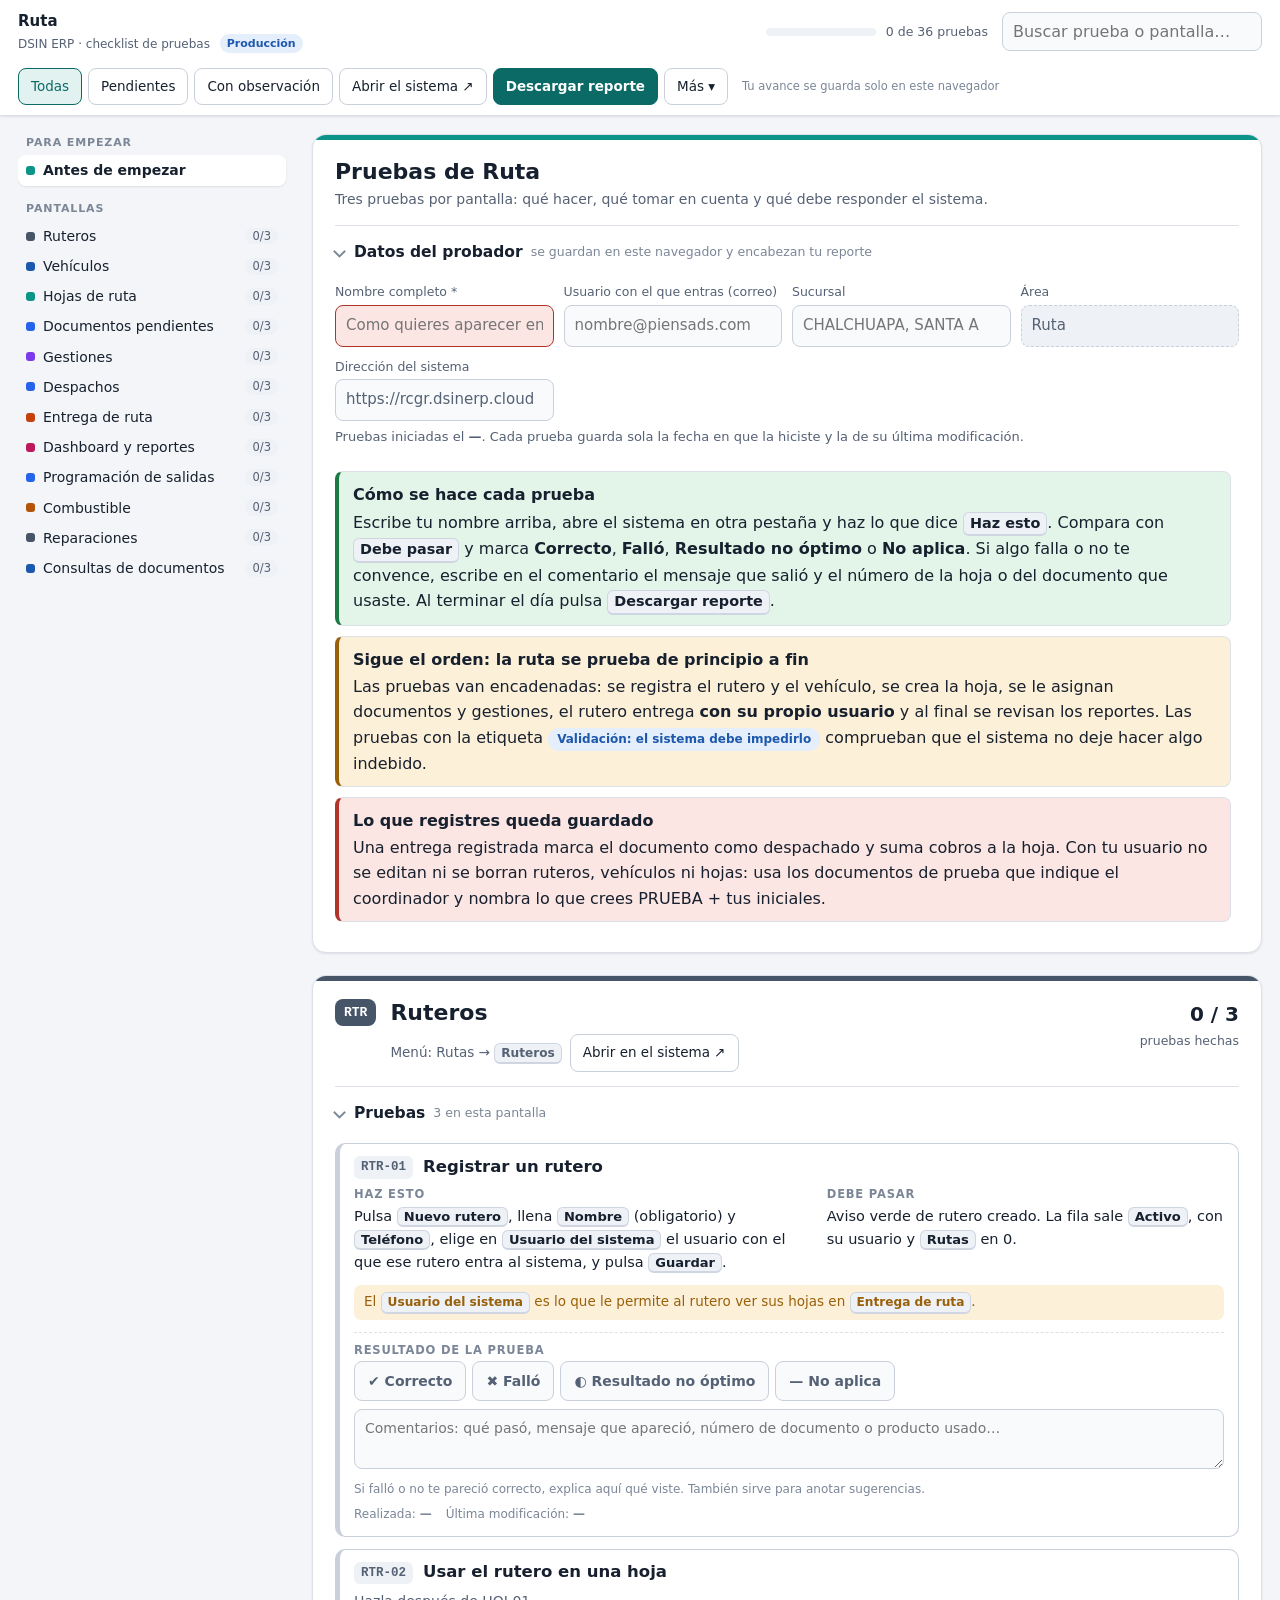
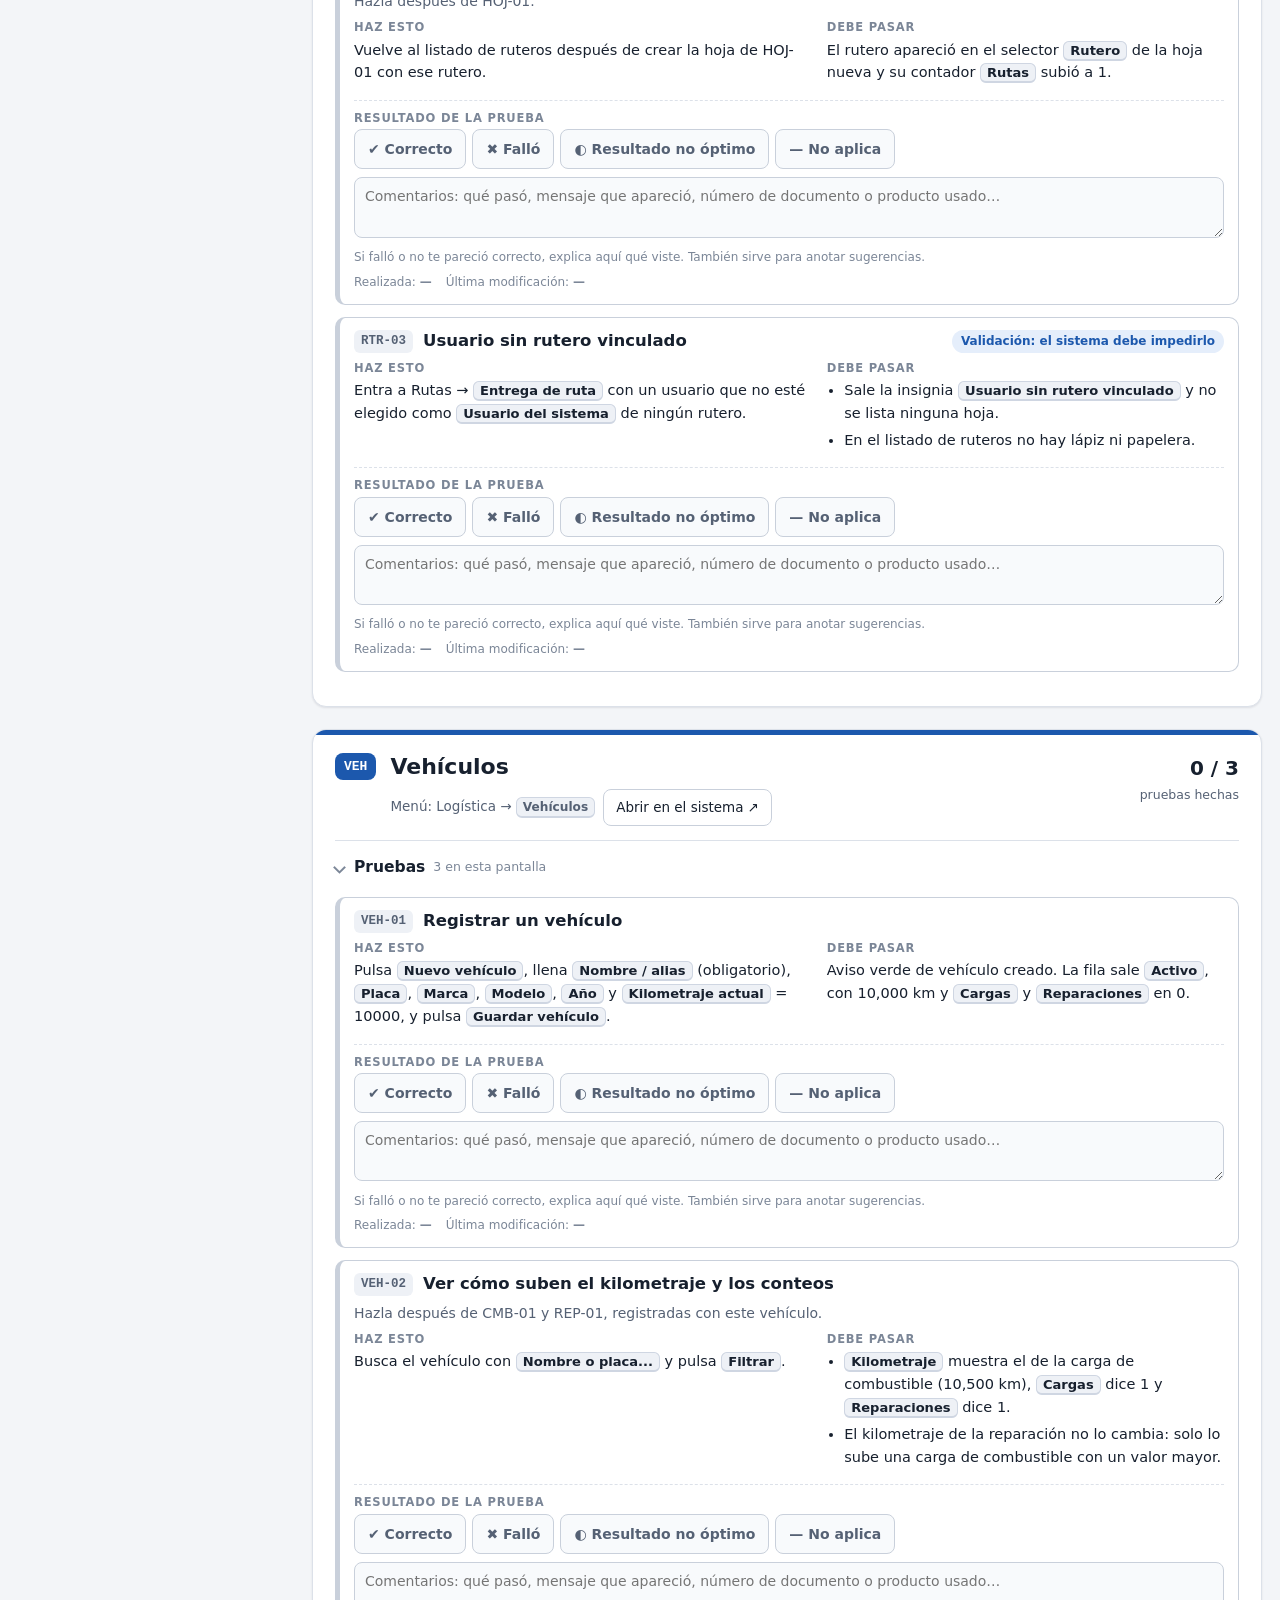
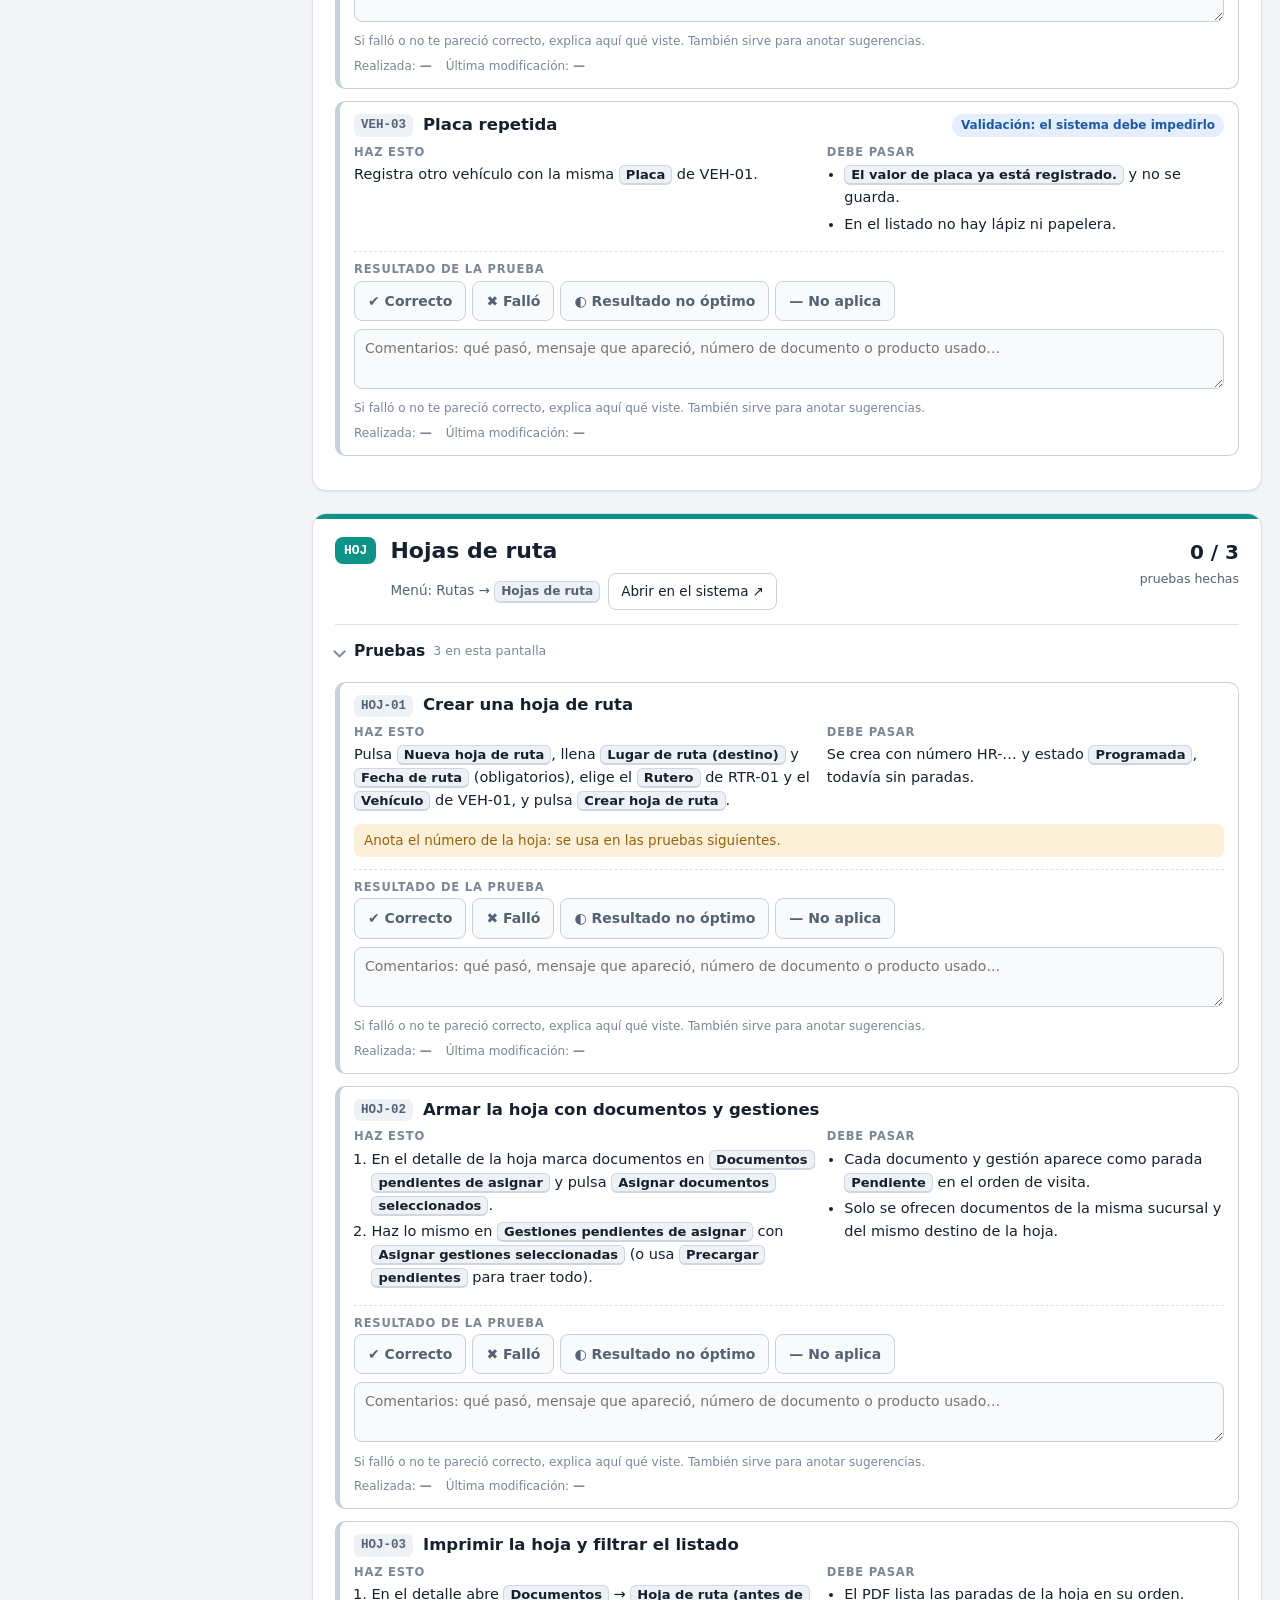
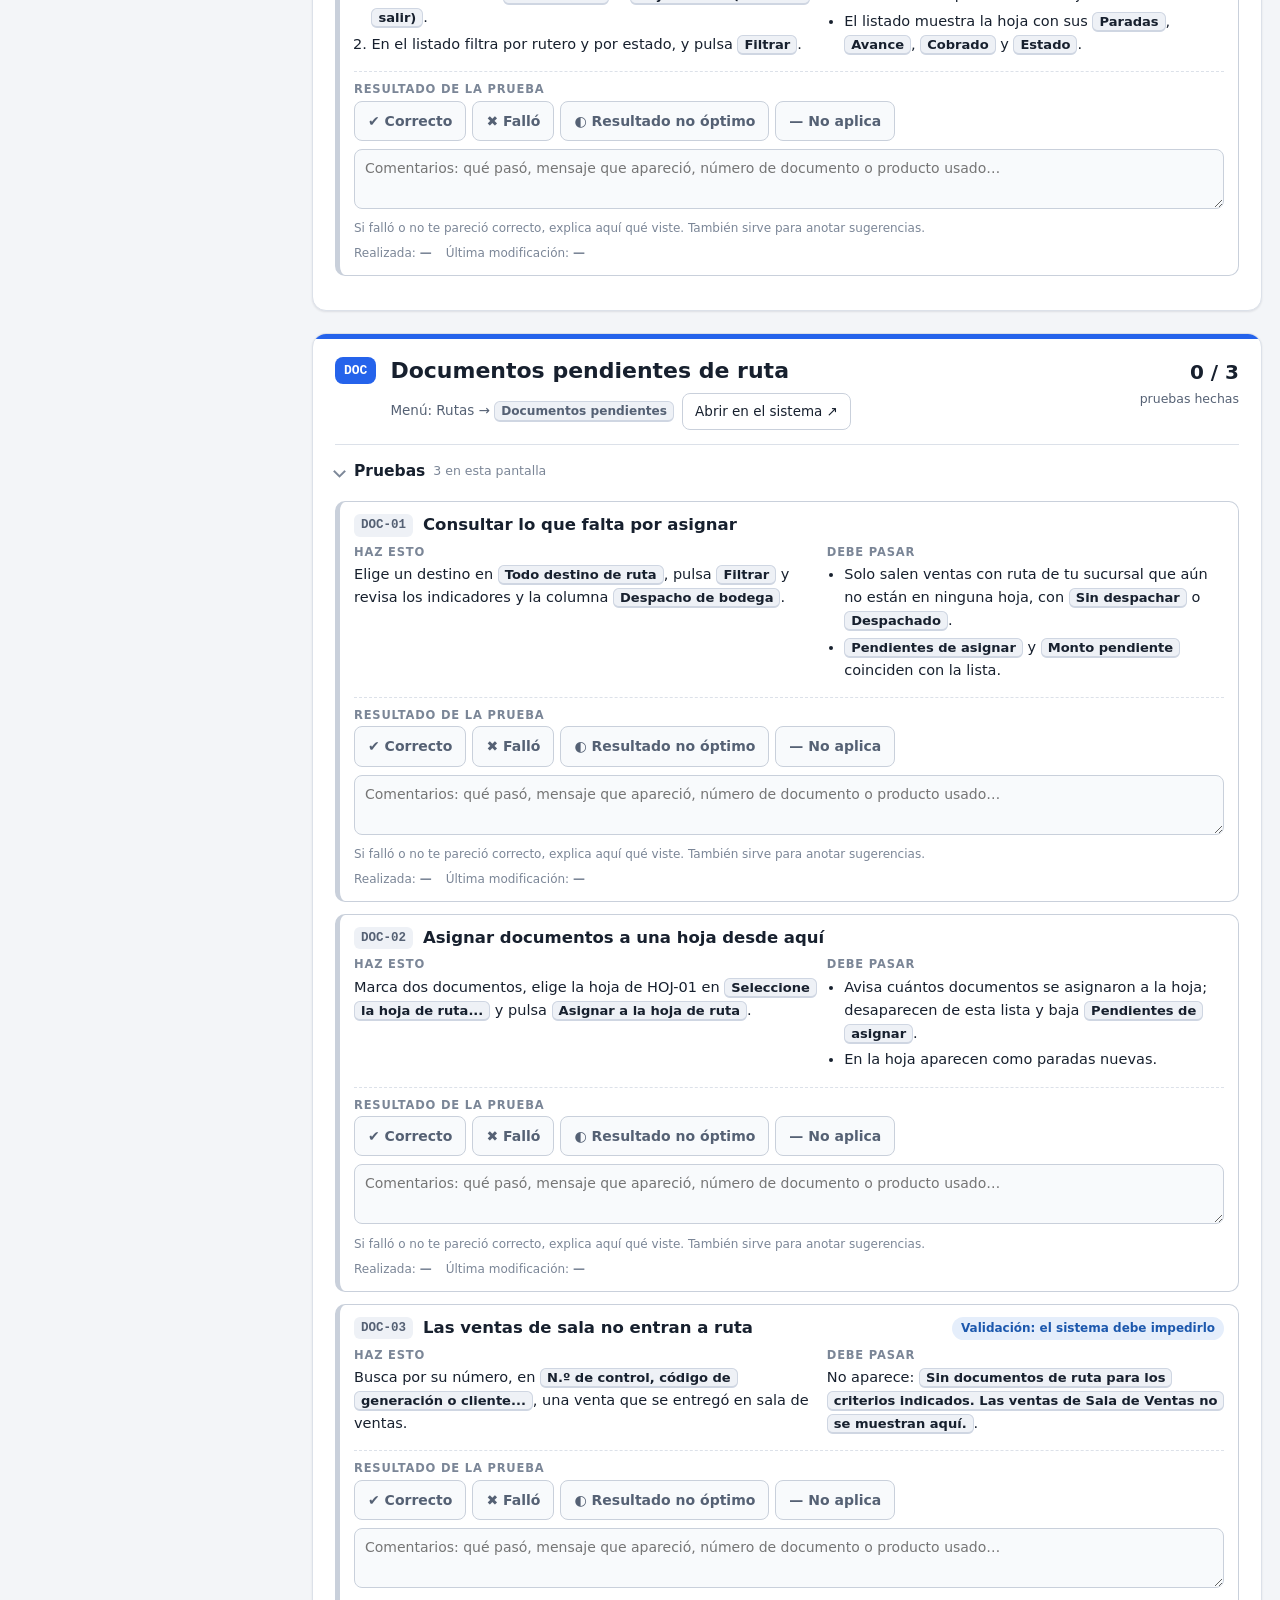
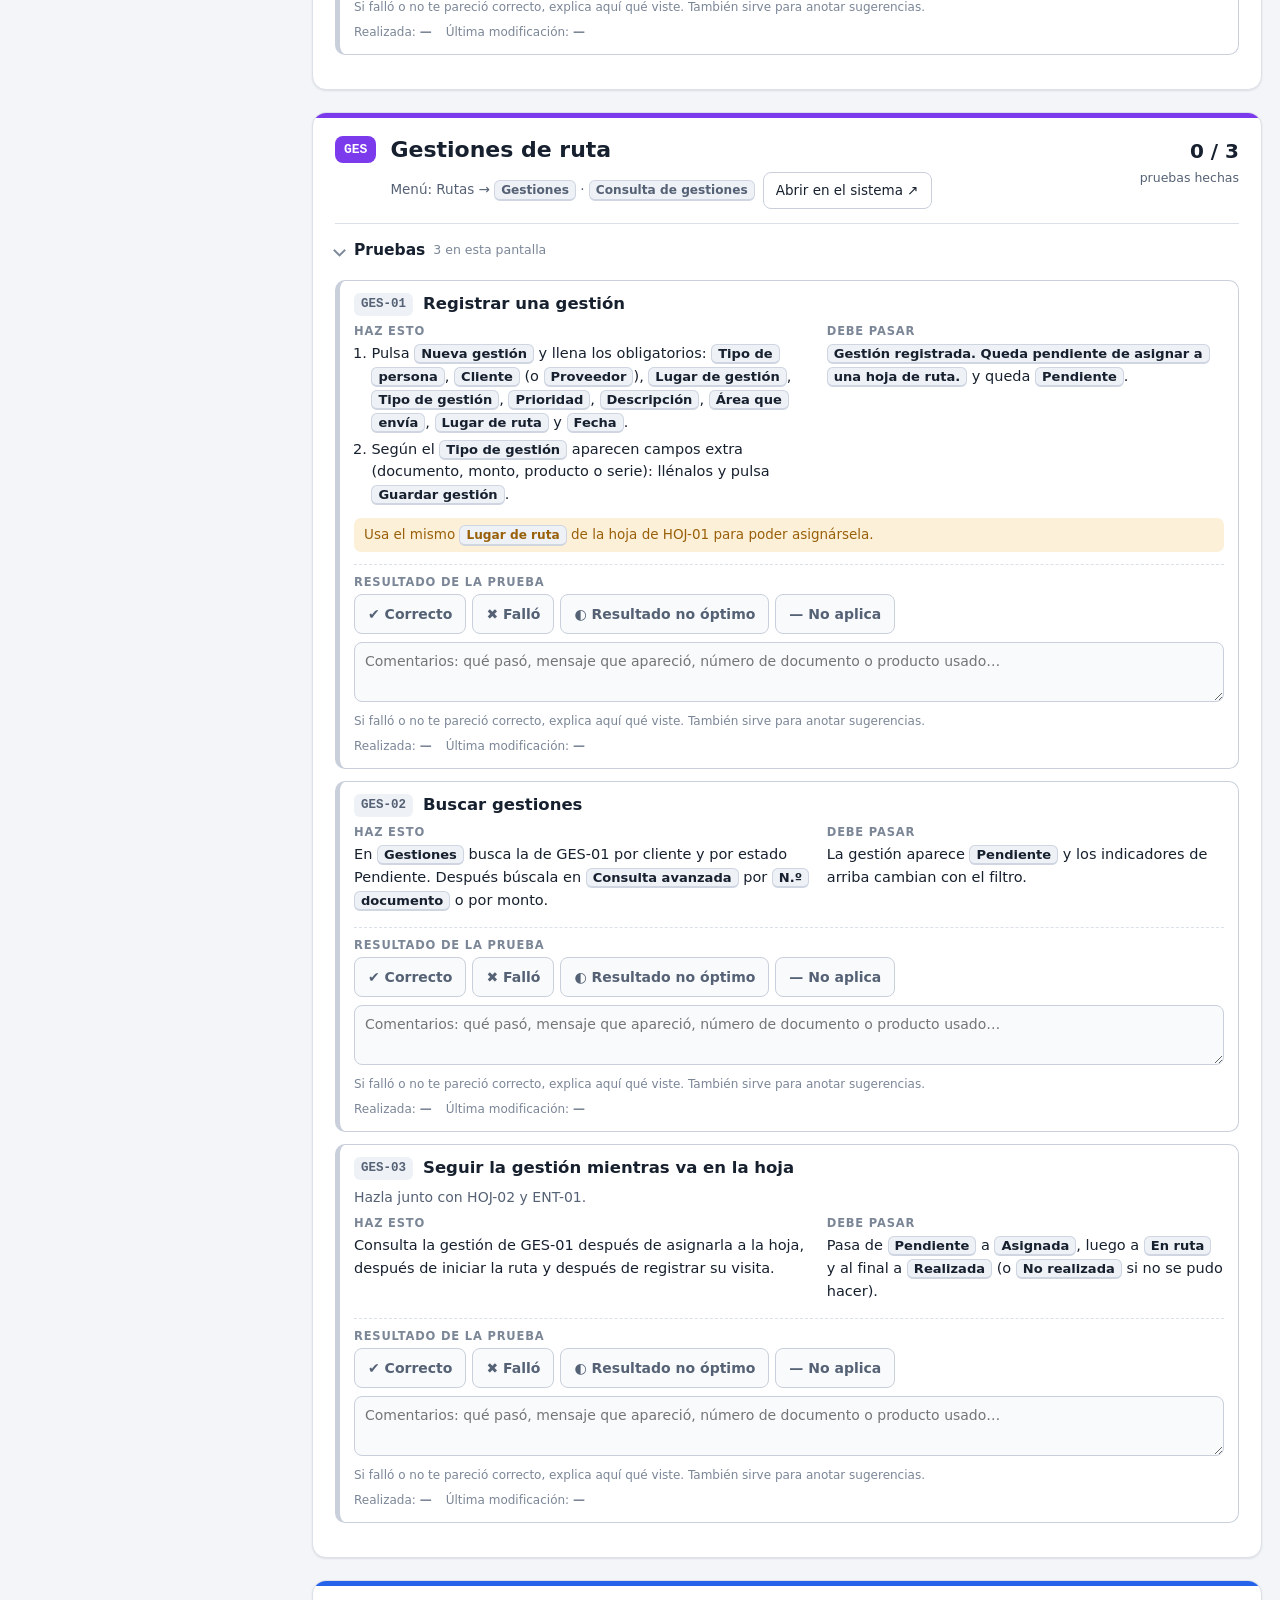
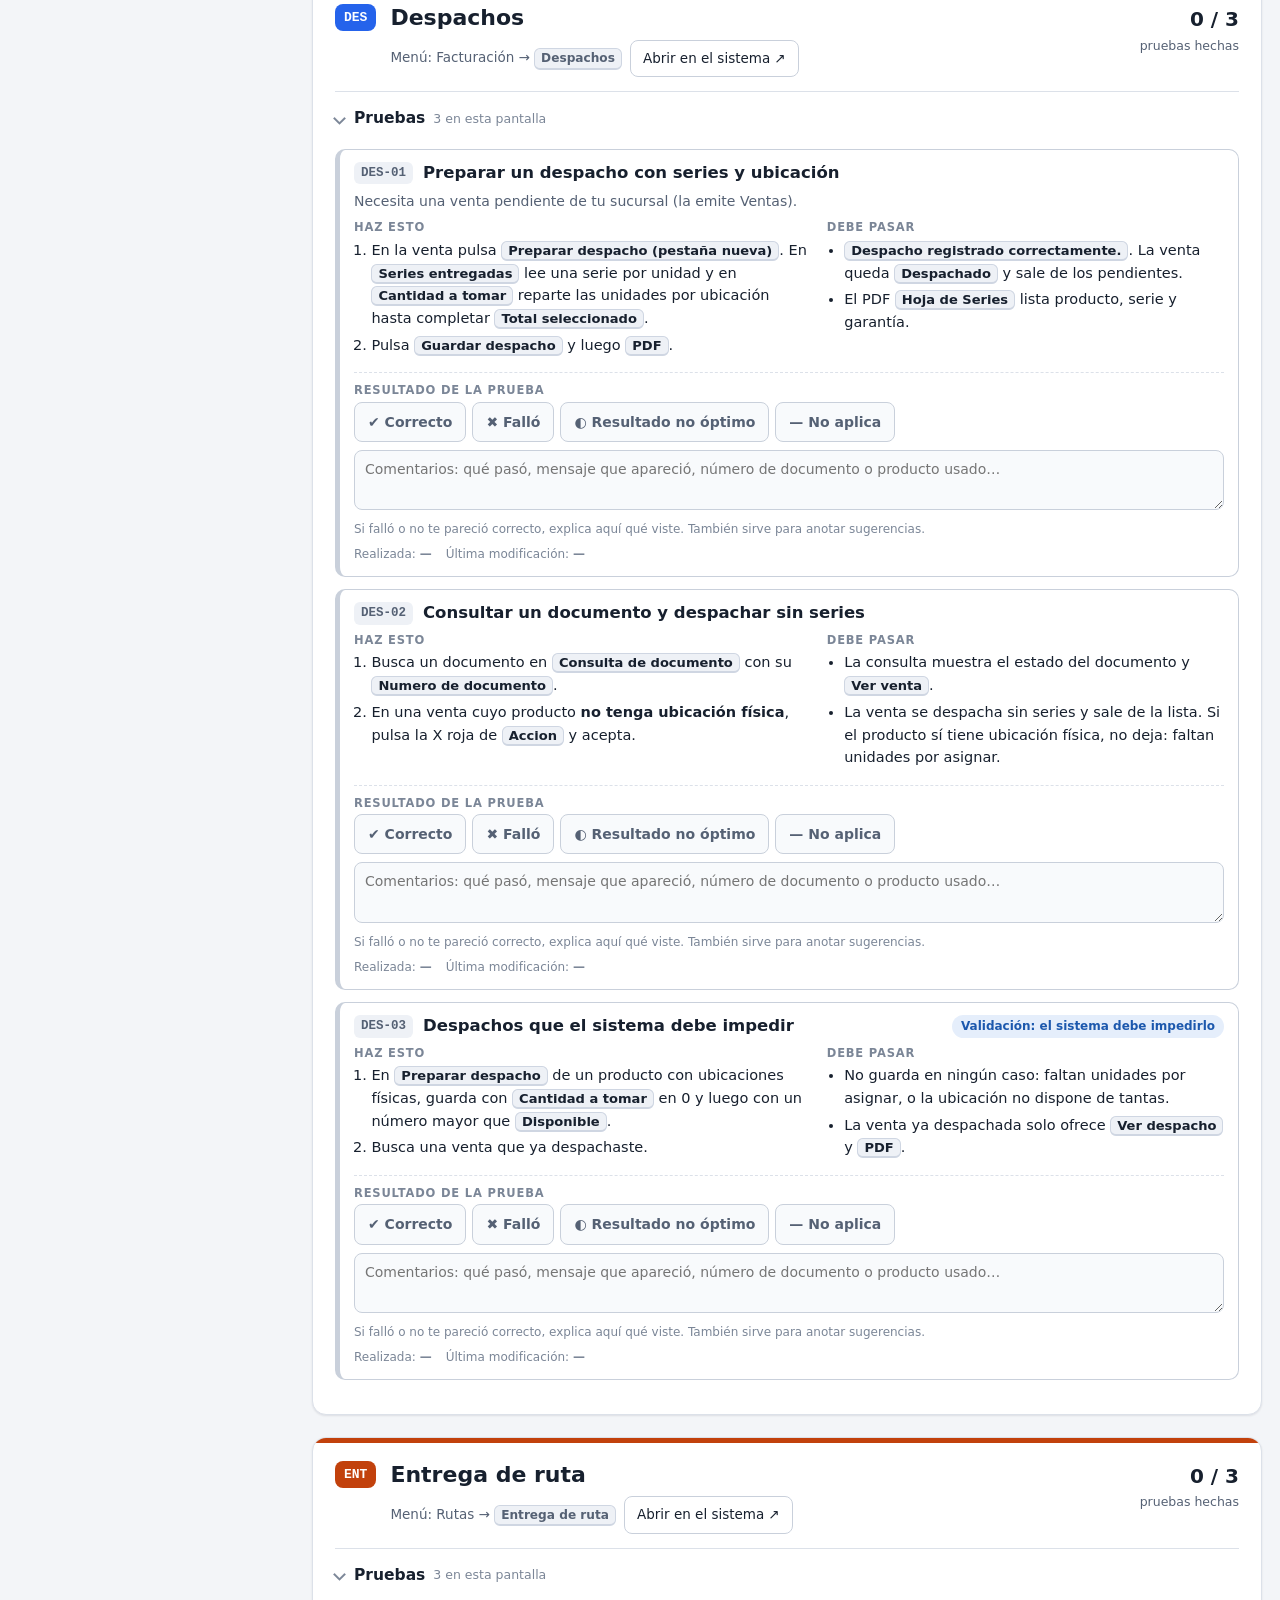
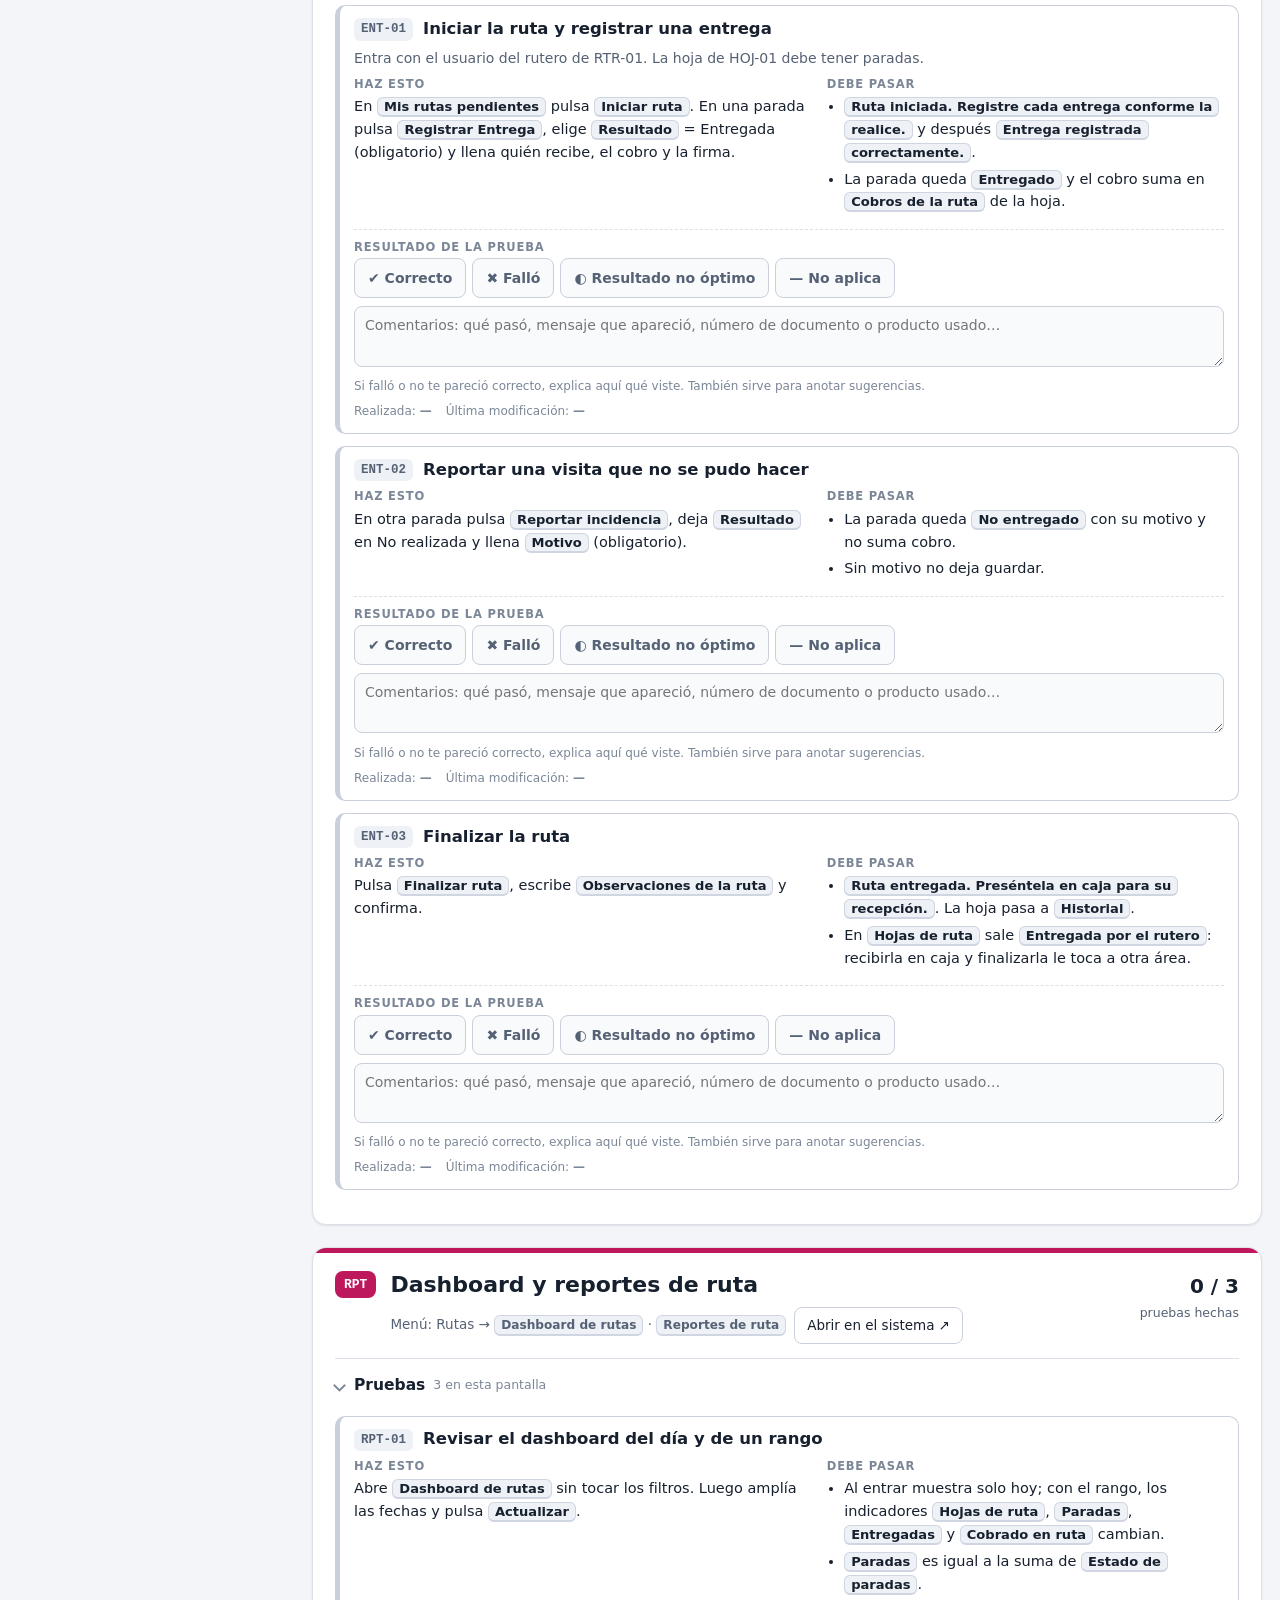
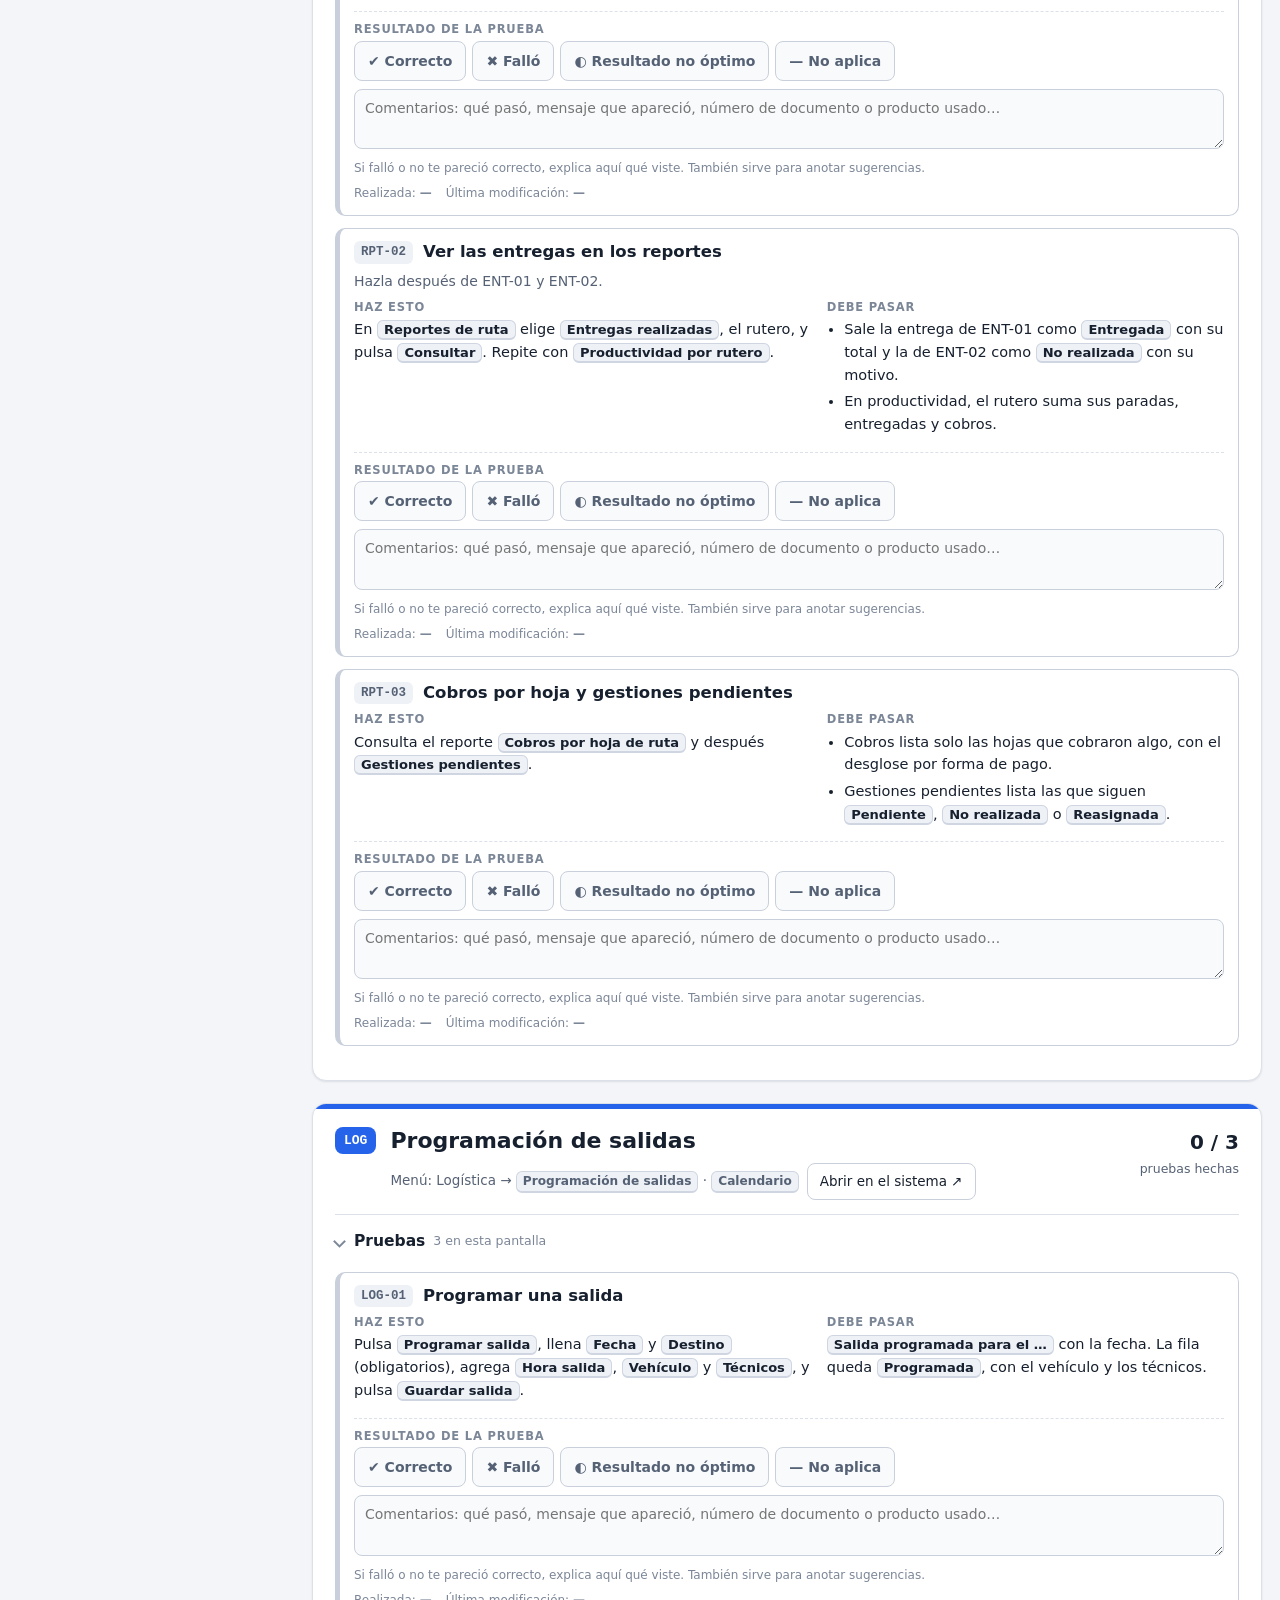
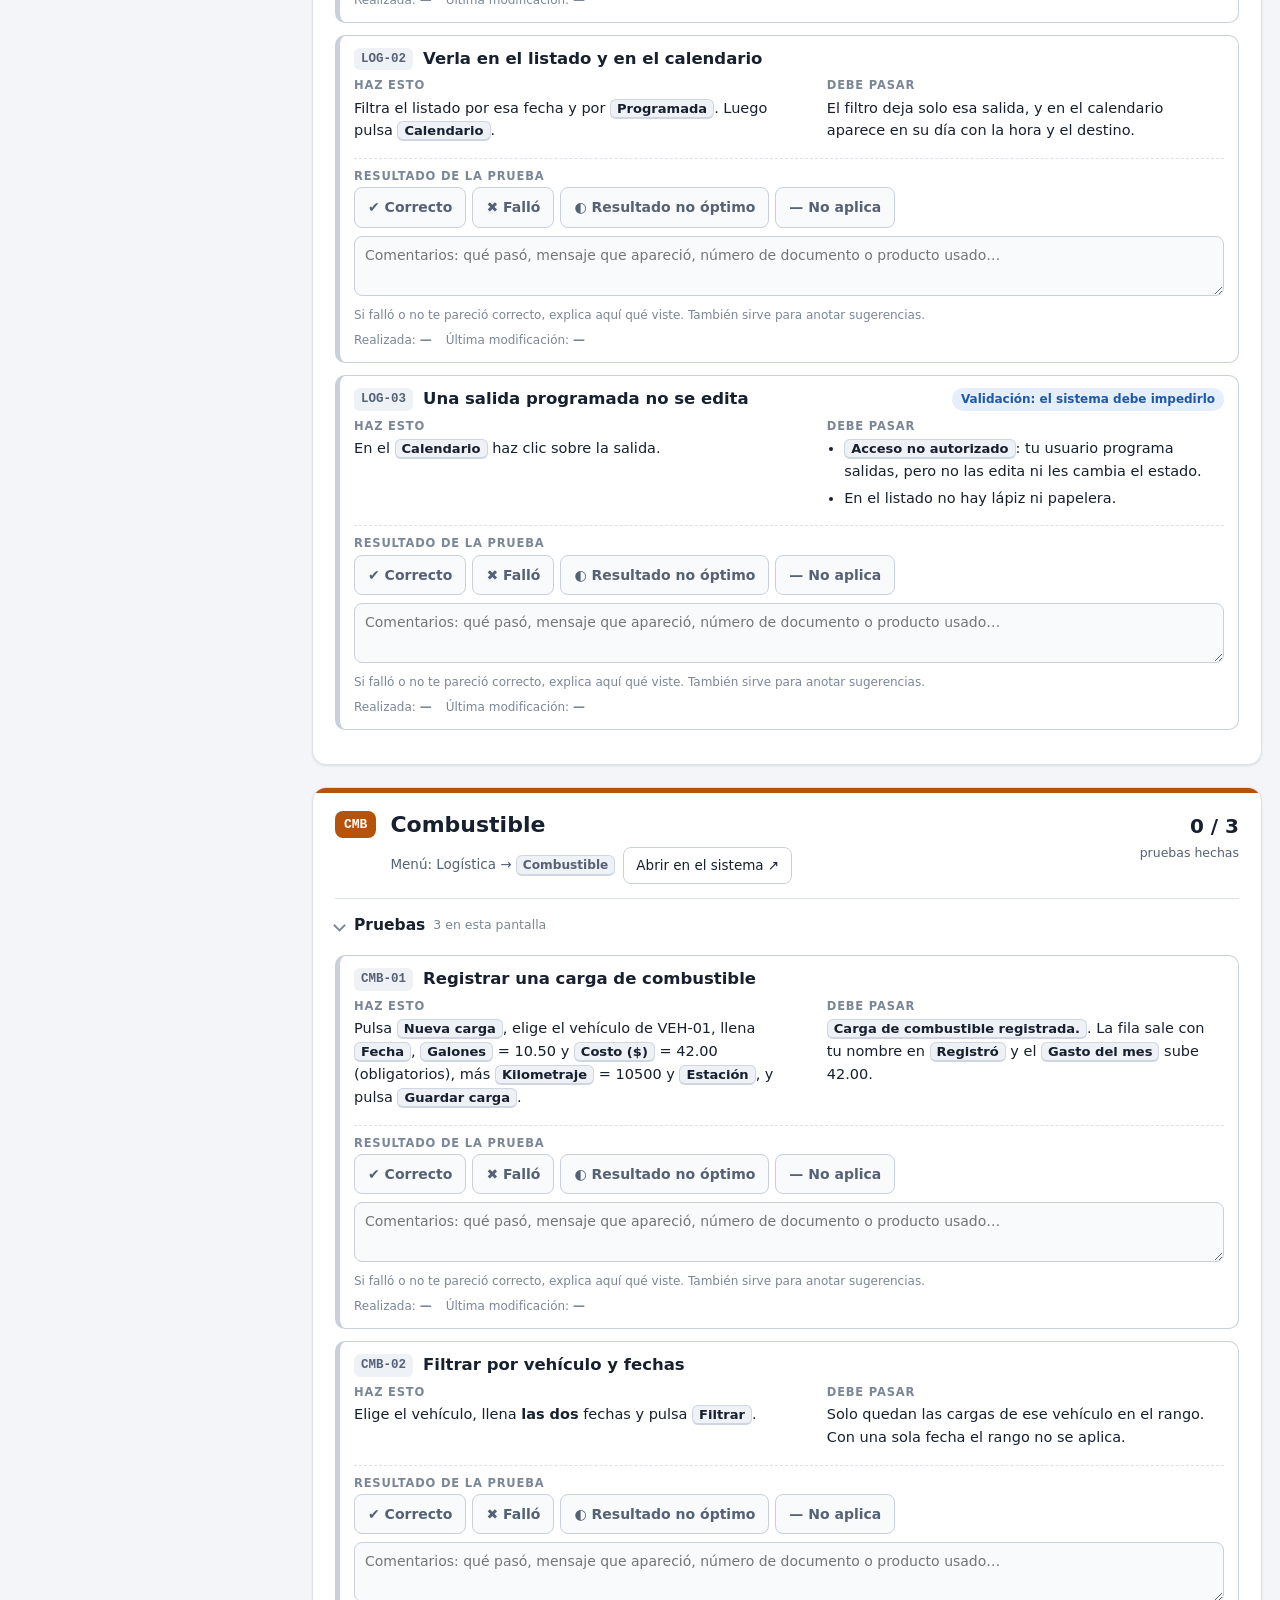
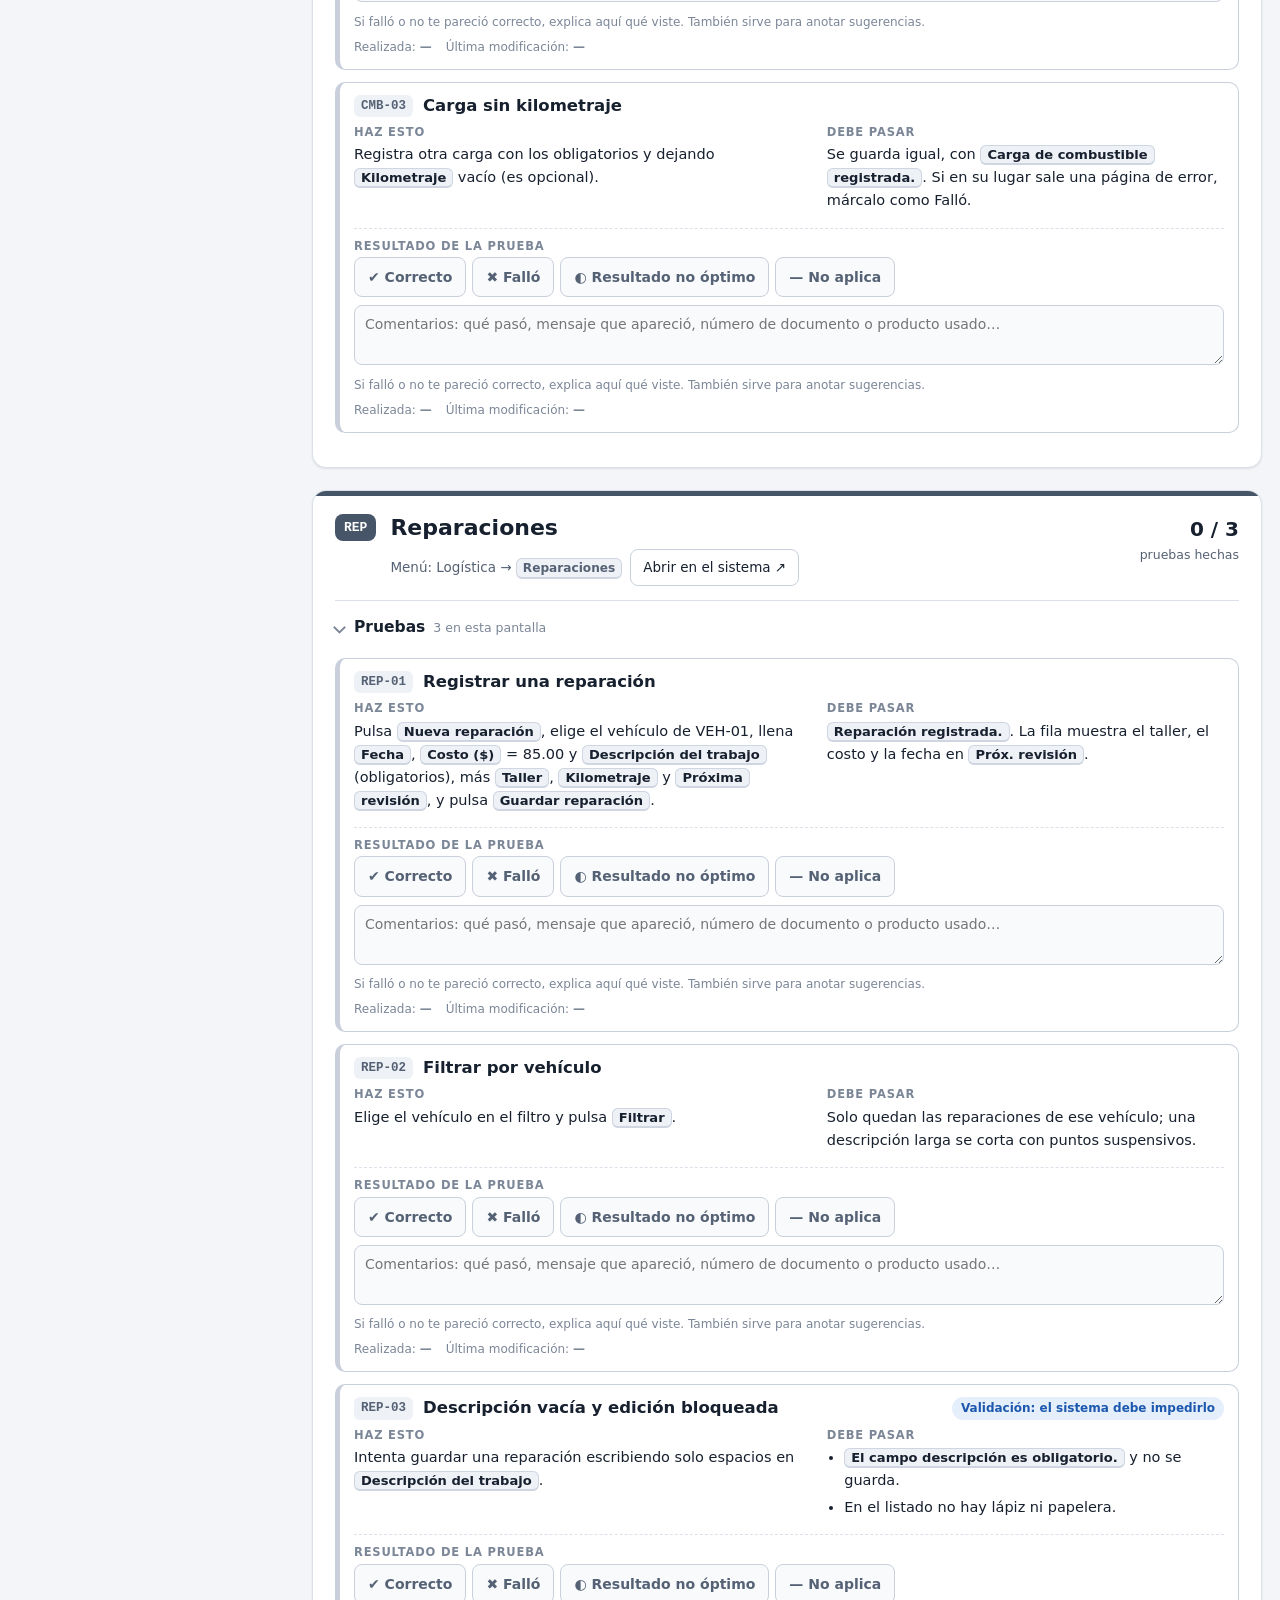
<file: pages/ruta/index.html>
<!doctype html>
<html lang="es">
<head>
<meta charset="utf-8">
<meta name="viewport" content="width=device-width, initial-scale=1">
<title>Pruebas · Ruta · DSIN ERP</title>
<meta name="description" content="Checklist de pruebas del sistema DSIN ERP para el departamento de Ruta. El avance se guarda en el navegador de cada persona.">
<meta name="robots" content="noindex">
<link rel="stylesheet" href="../comun/estilo.css">
</head>
<body>
<header class="barra">
  <div class="barra-in">
    <div class="marca">
      <b id="titulo-area">Ruta</b>
      <span id="sub-area">DSIN ERP · checklist de pruebas</span>
    </div>
    <div class="avance" title="Pruebas con resultado anotado">
      <div class="riel" id="riel-total"></div>
      <span class="num" id="num-total">0 de 0 pruebas</span>
    </div>
    <div class="buscar"><input id="buscar" type="search" placeholder="Buscar prueba o pantalla…" aria-label="Buscar"></div>
    <div class="acciones">
      <button class="btn act" type="button" data-filtro="todas">Todas</button>
      <button class="btn" type="button" data-filtro="pendientes">Pendientes</button>
      <button class="btn" type="button" data-filtro="observadas">Con observación</button>
      <a class="btn" id="btn-sistema" href="#" target="_blank" rel="noopener">Abrir el sistema ↗</a>
      <button class="btn pri" id="btn-reporte" type="button" title="Descarga un archivo con tus resultados, comentarios y fechas">Descargar reporte</button>
      <details class="mas">
        <summary class="btn">Más ▾</summary>
        <div class="caja">
          <button type="button" id="btn-ver-reporte">Ver el reporte en pantalla<small>Se abre en otra pestaña; desde ahí puedes imprimirlo o guardarlo como PDF</small></button>
          <button type="button" id="btn-csv">Descargar tabla para Excel (CSV)</button>
          <button type="button" id="btn-recuperar">Recuperar avance desde un reporte<small>Si cambias de computadora, carga aquí el reporte que descargaste</small></button>
          <button type="button" id="btn-abrir-todo">Abrir / cerrar todas las explicaciones</button>
          <button type="button" id="btn-tema">Cambiar tema claro / oscuro</button>
          <button type="button" id="btn-imprimir">Imprimir la checklist</button>
          <button type="button" id="btn-borrar">Borrar todo mi avance<small>Pide confirmación</small></button>
        </div>
      </details>
      <input type="file" id="archivo" accept="text/html,.html,application/json,.json" hidden>
    </div>
    <span id="guardado" role="status" aria-live="polite"></span>
  </div>
</header>
<div class="marco">
  <nav id="indice" aria-label="Pantallas"></nav>
  <main id="contenido"><p class="vacio">Cargando…</p></main>
</div>
<script src="../config.js"></script>
<script src="datos.js"></script>
<script src="../comun/motor.js"></script>
</body>
</html>
</file>
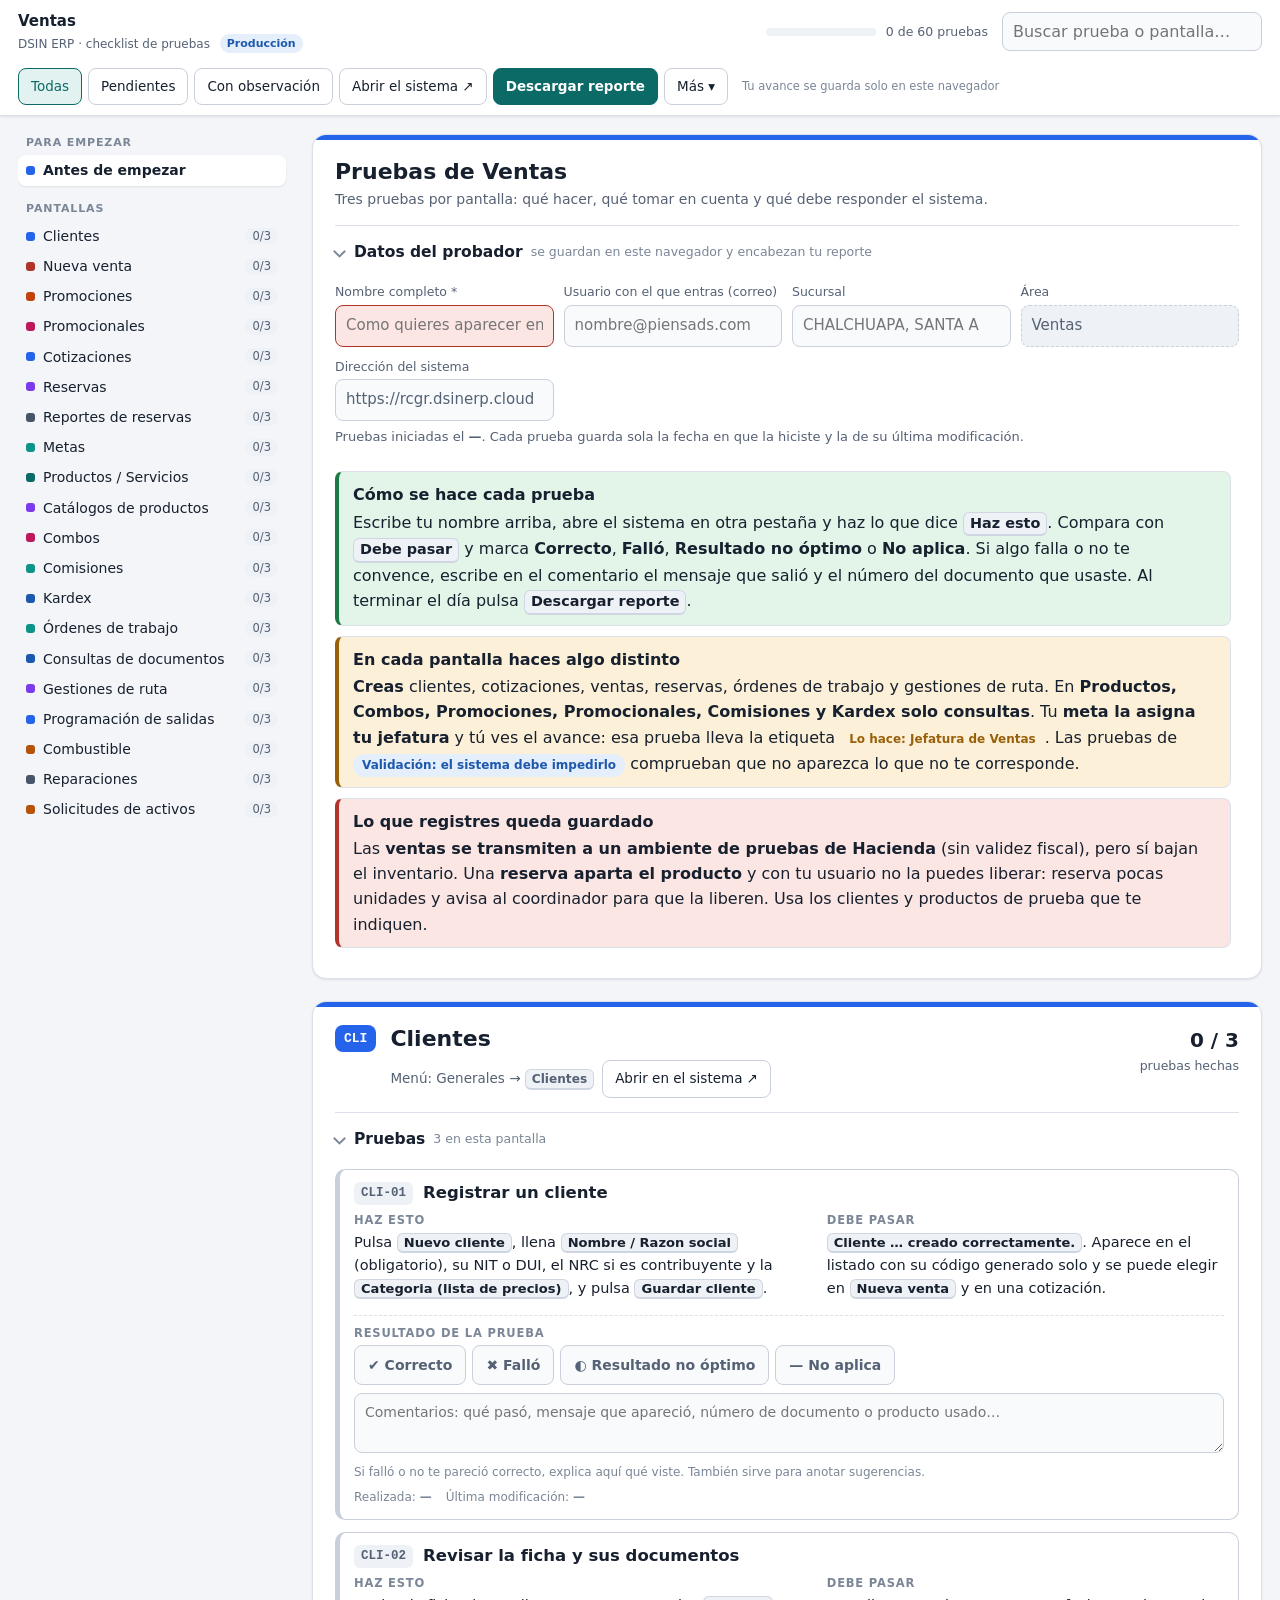
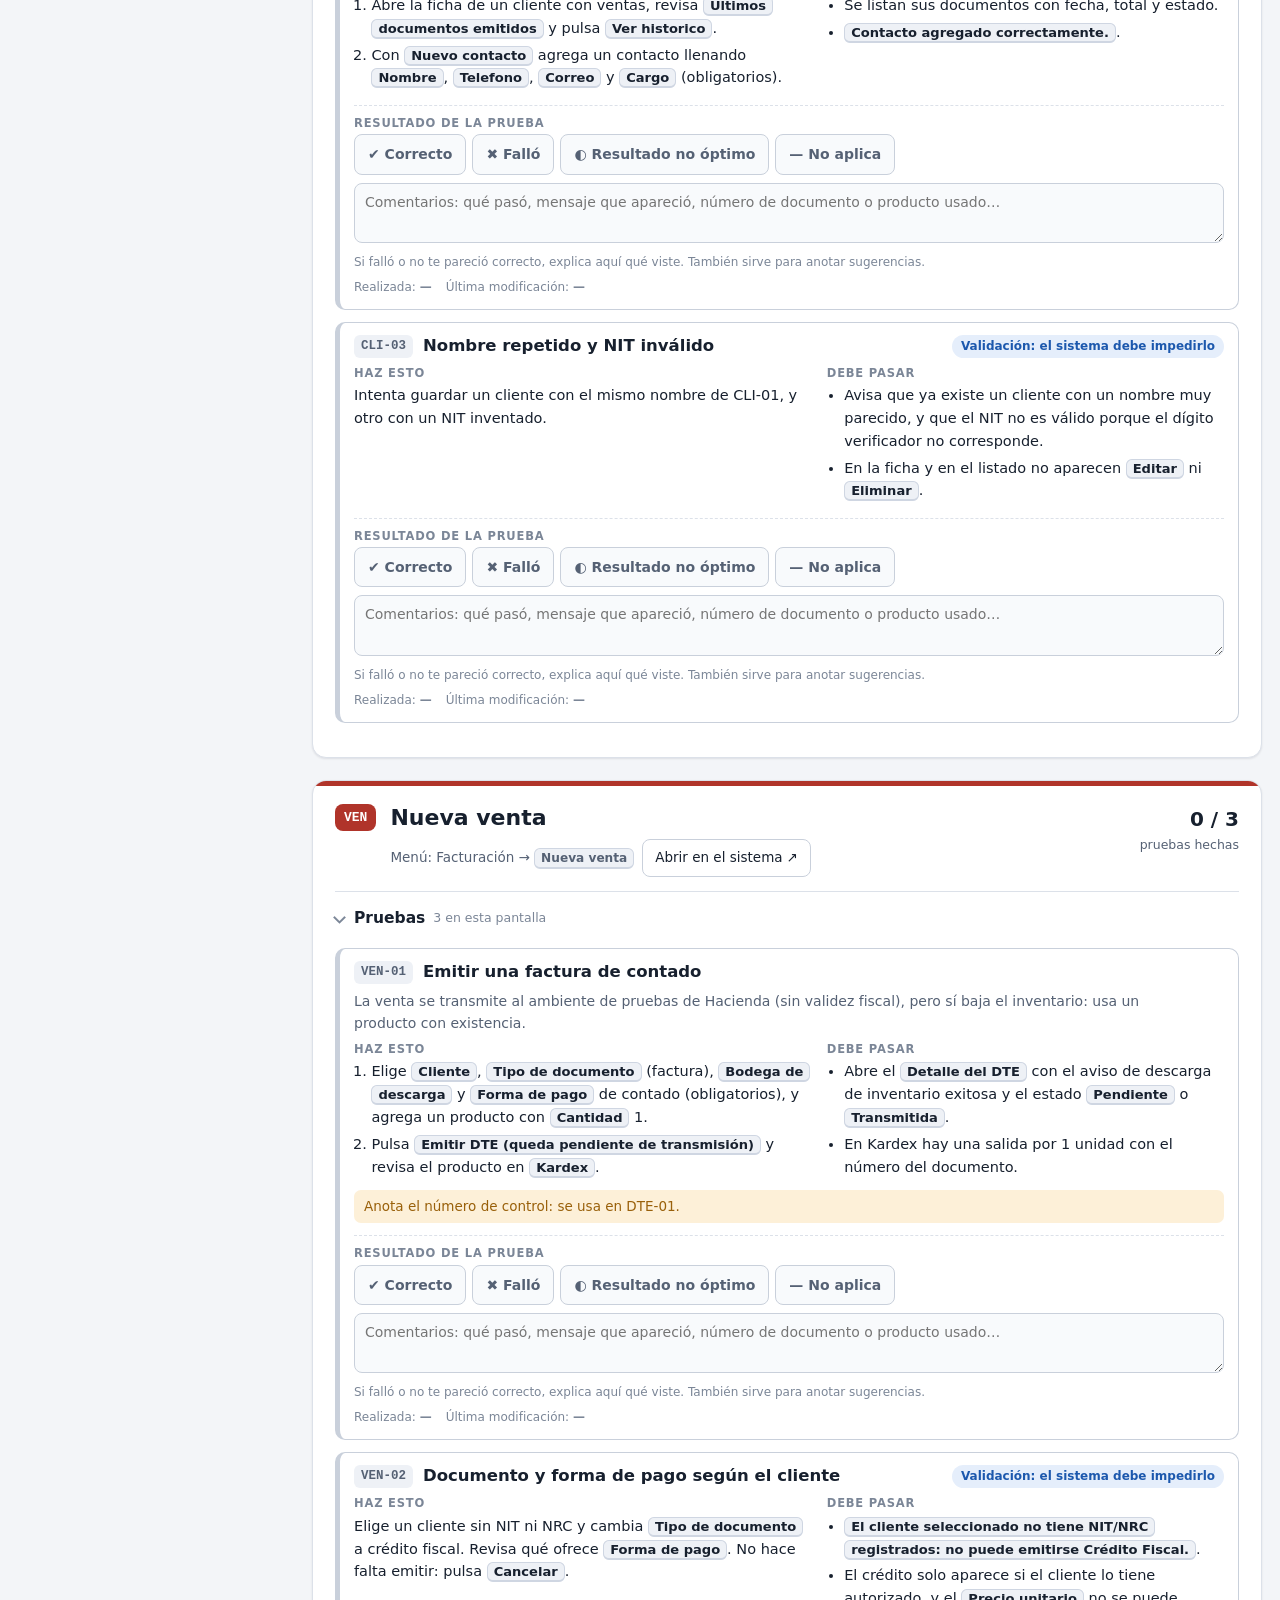
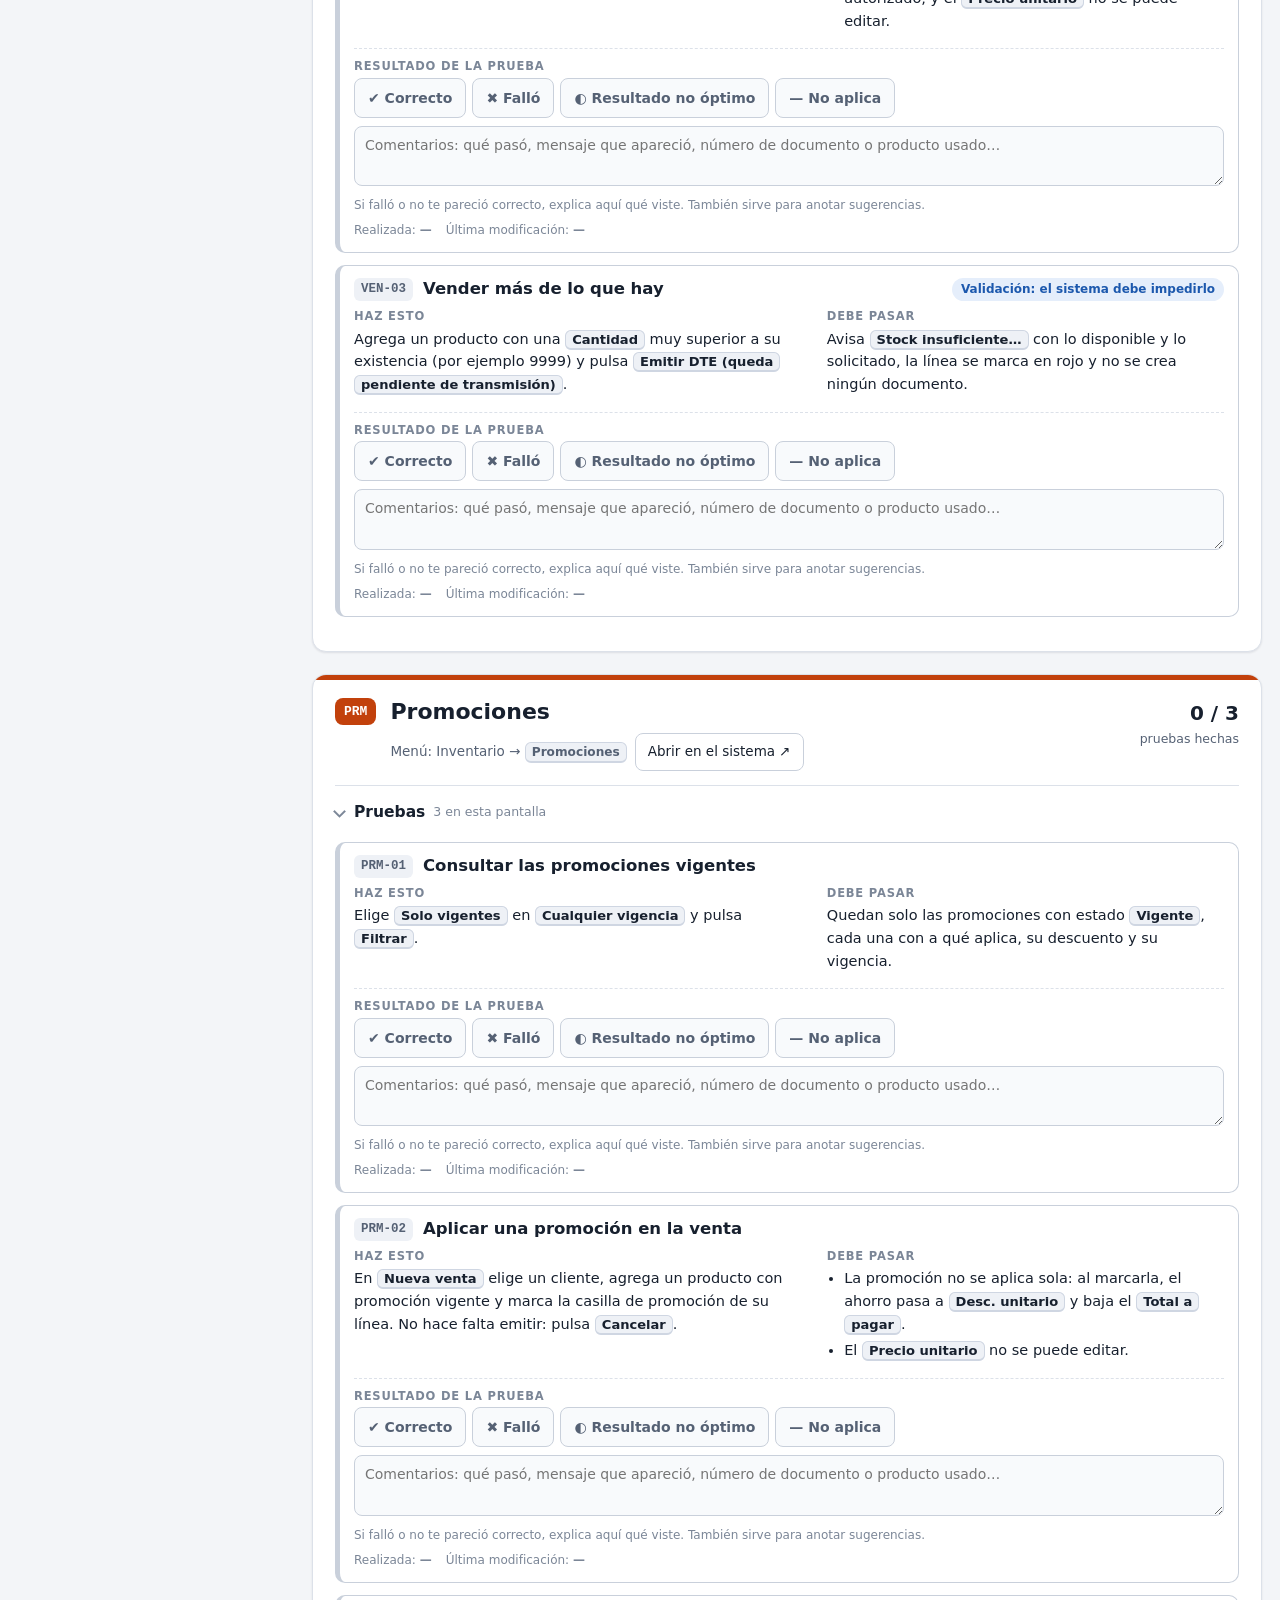
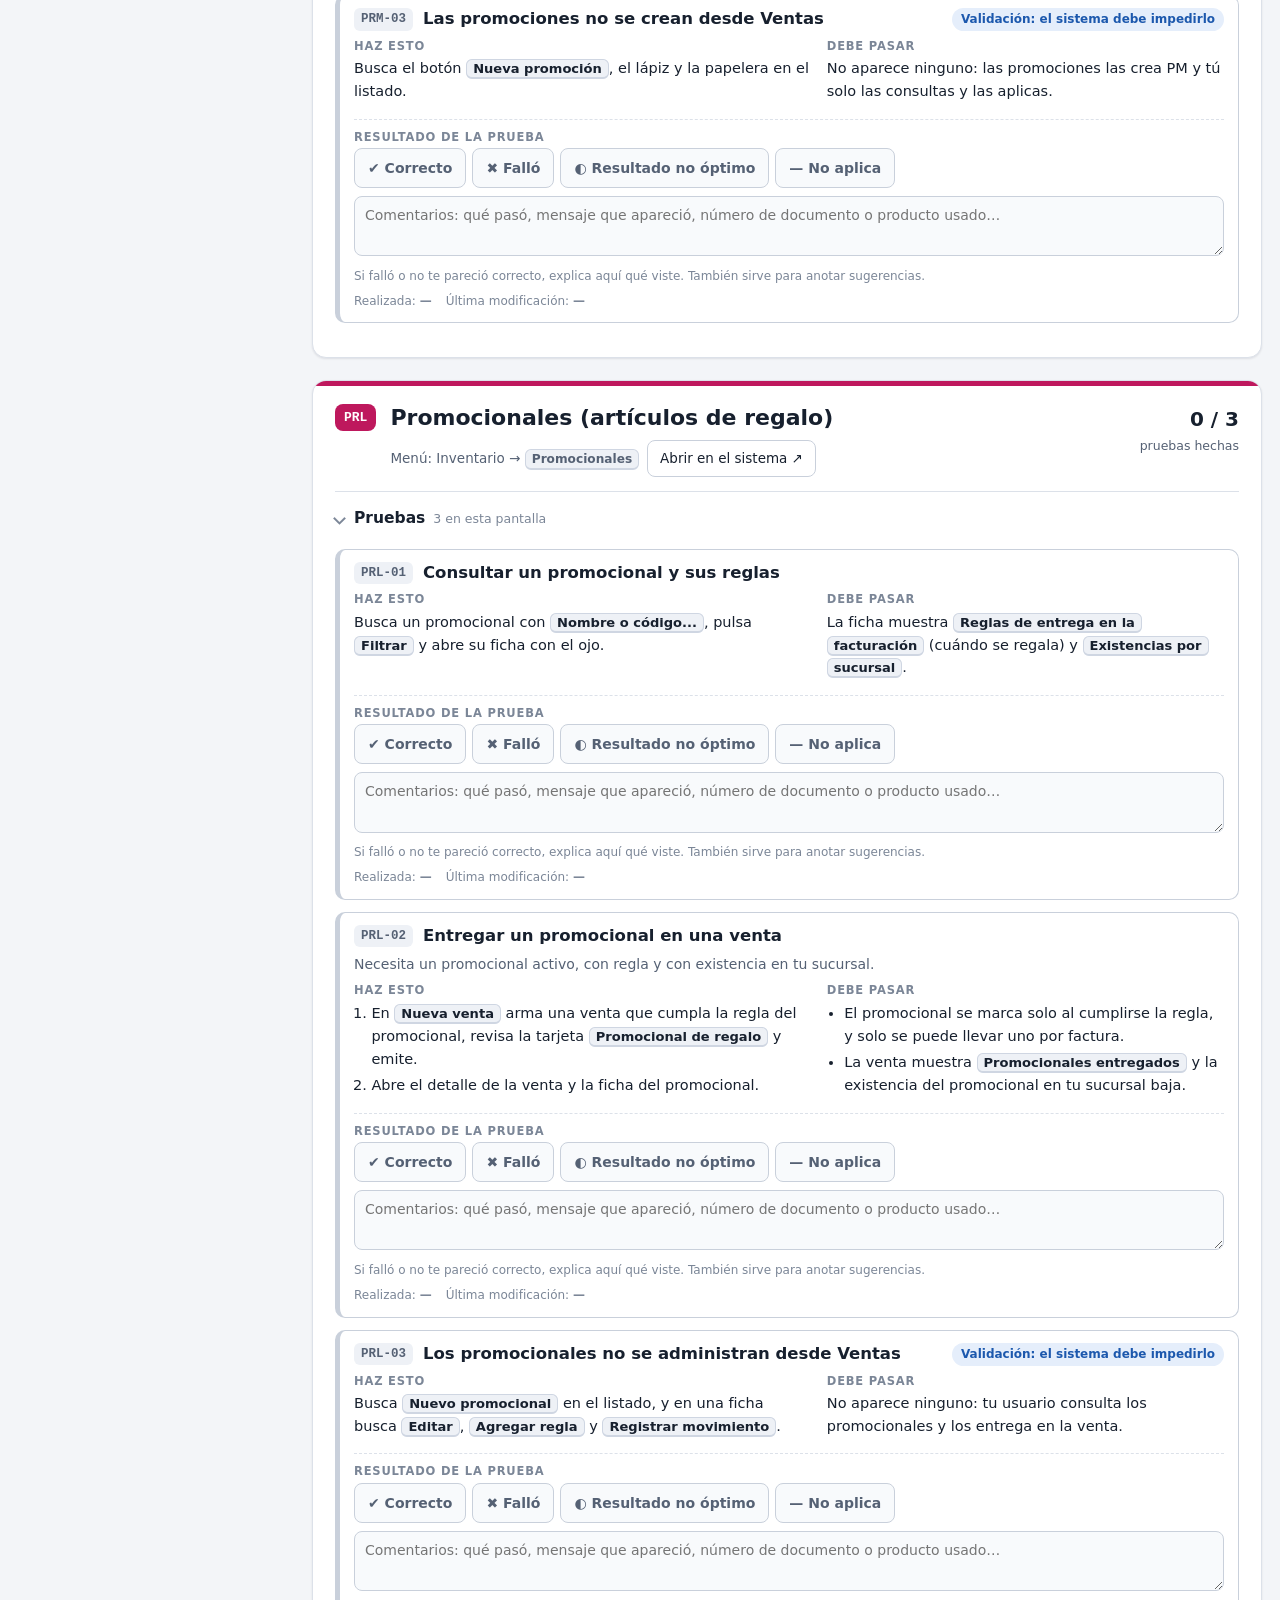
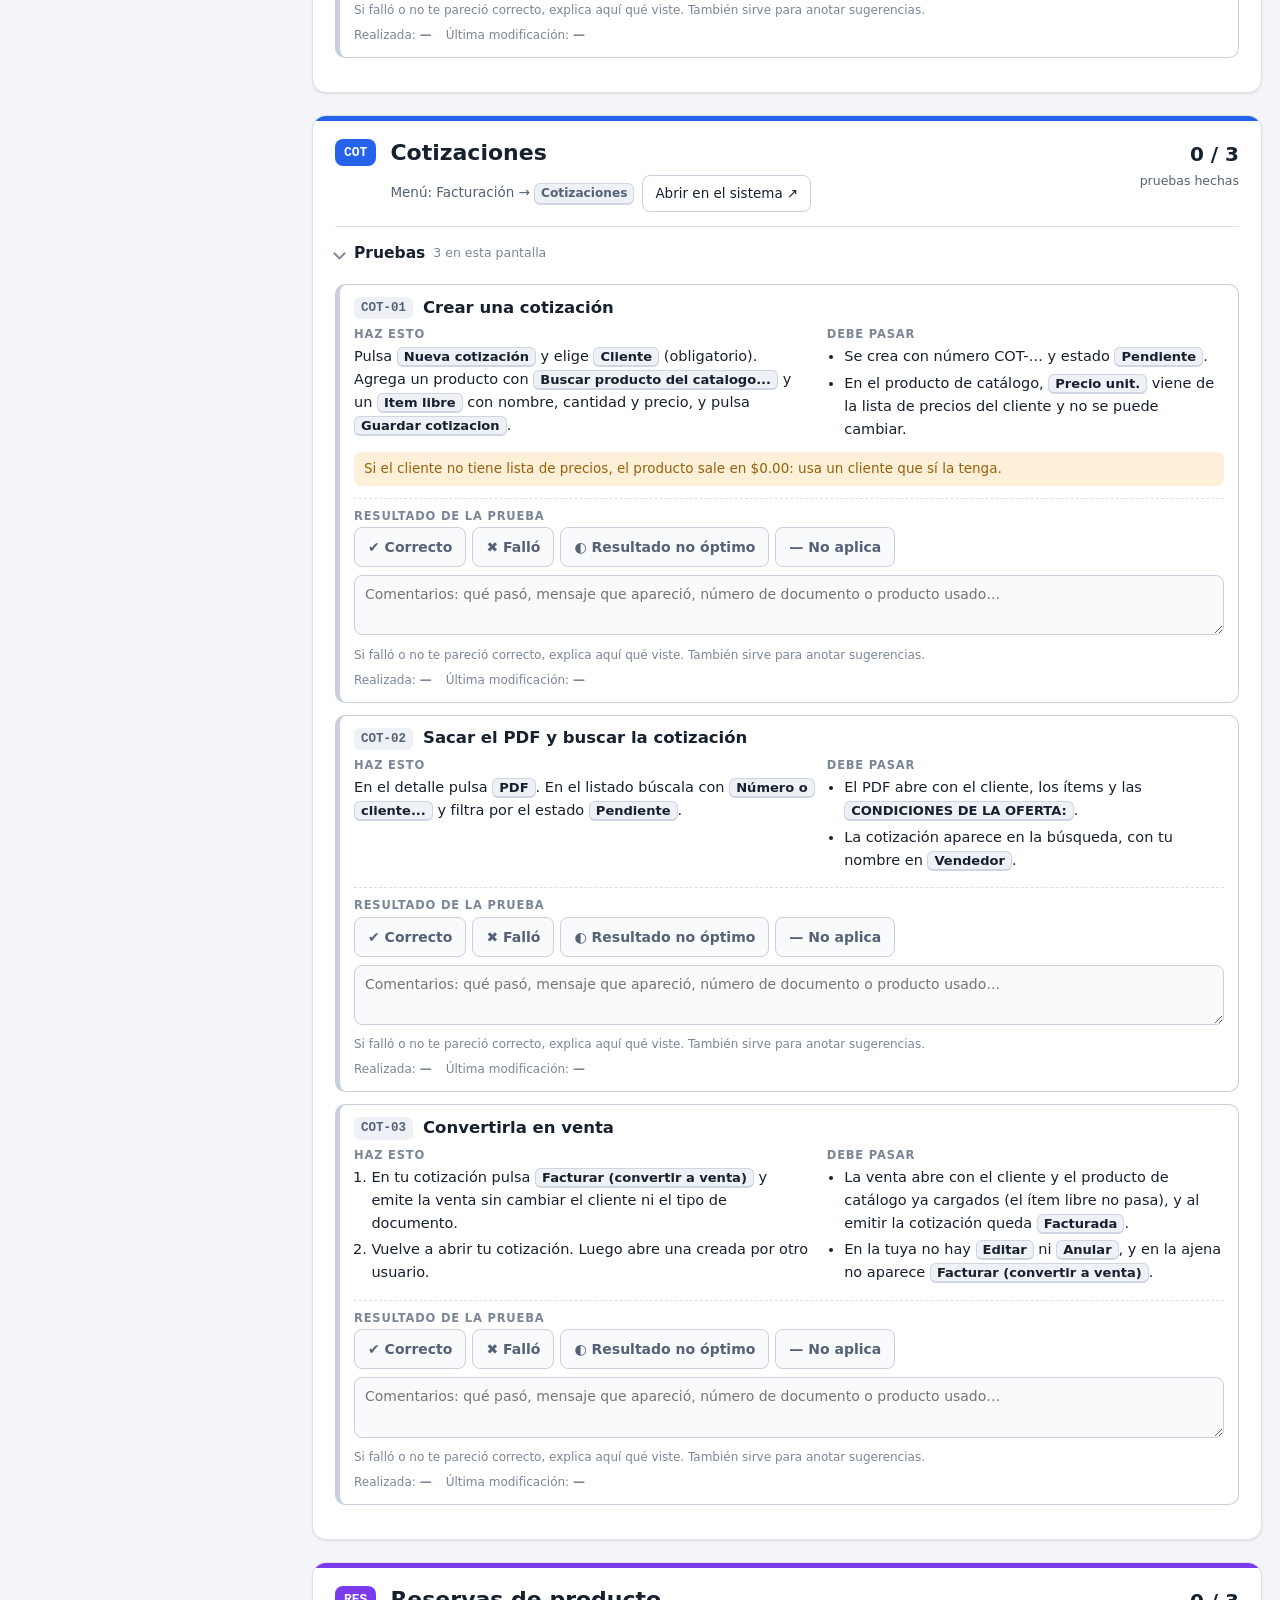
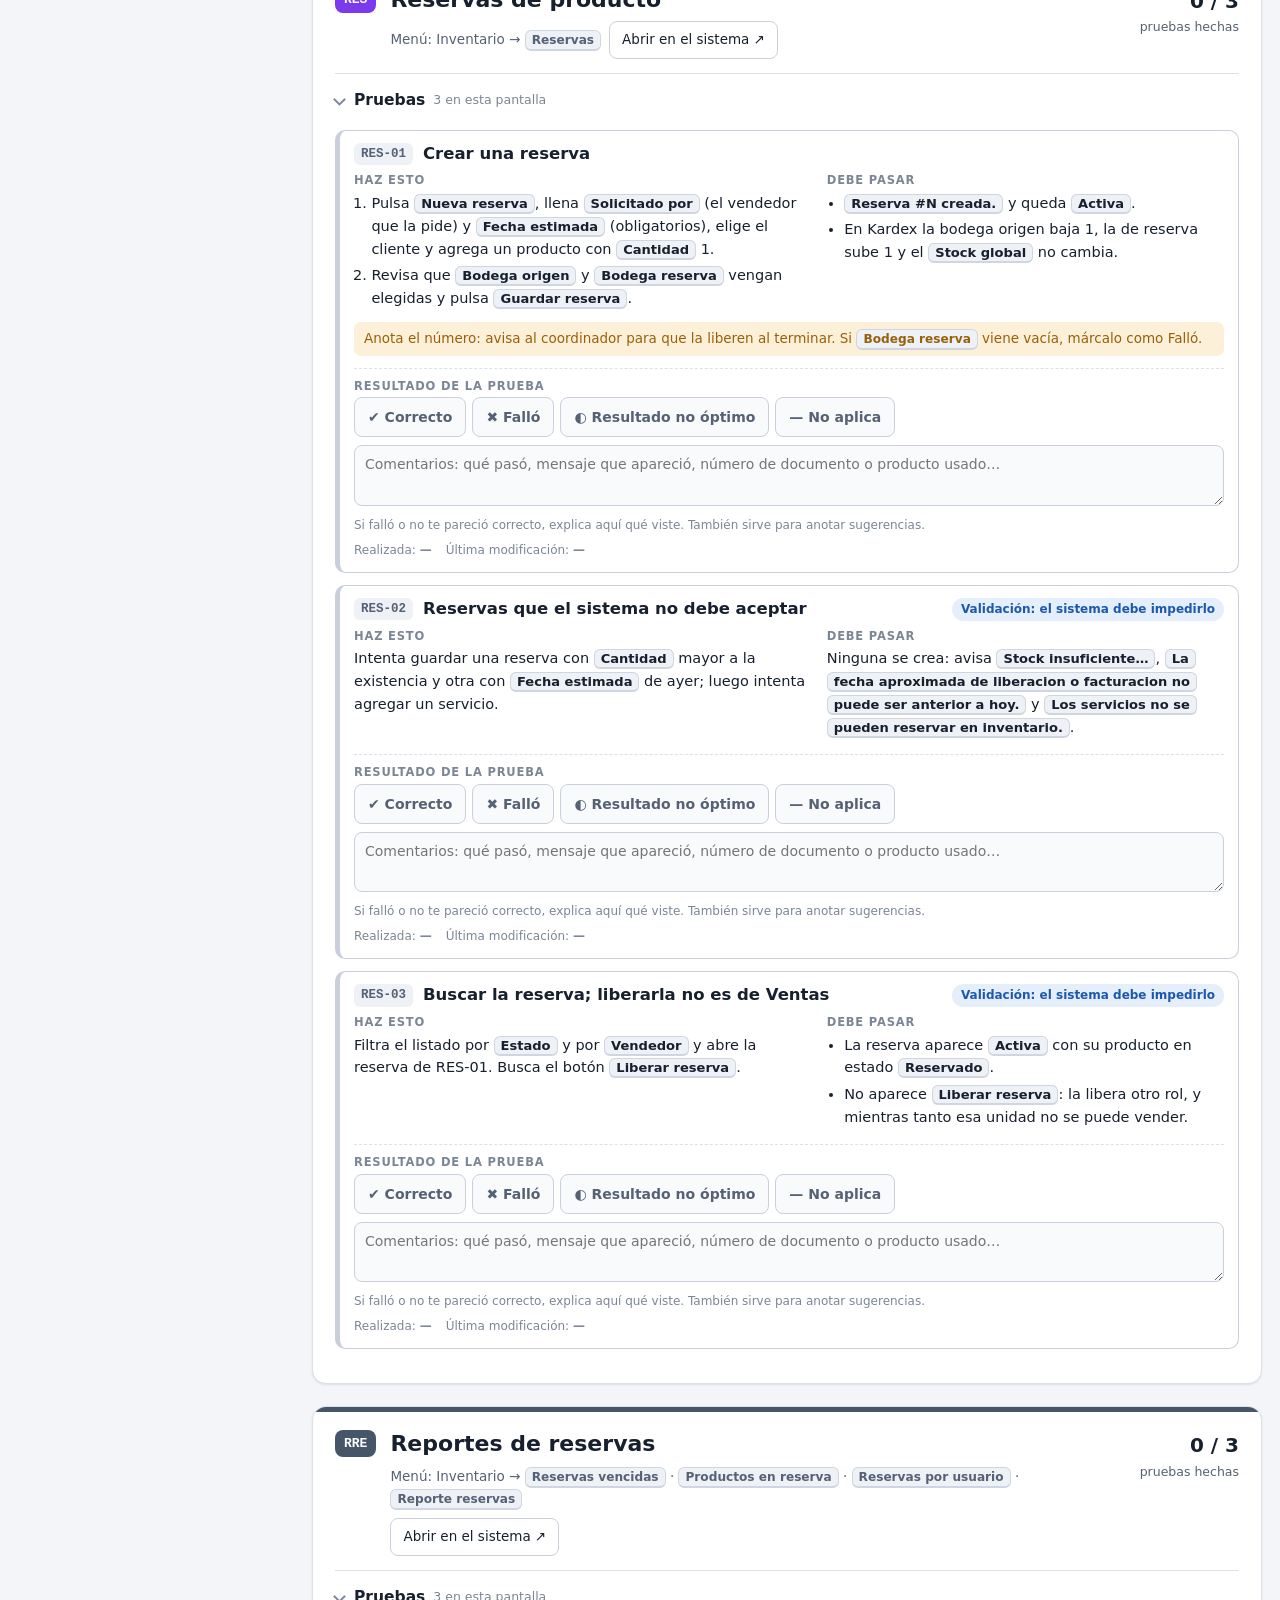
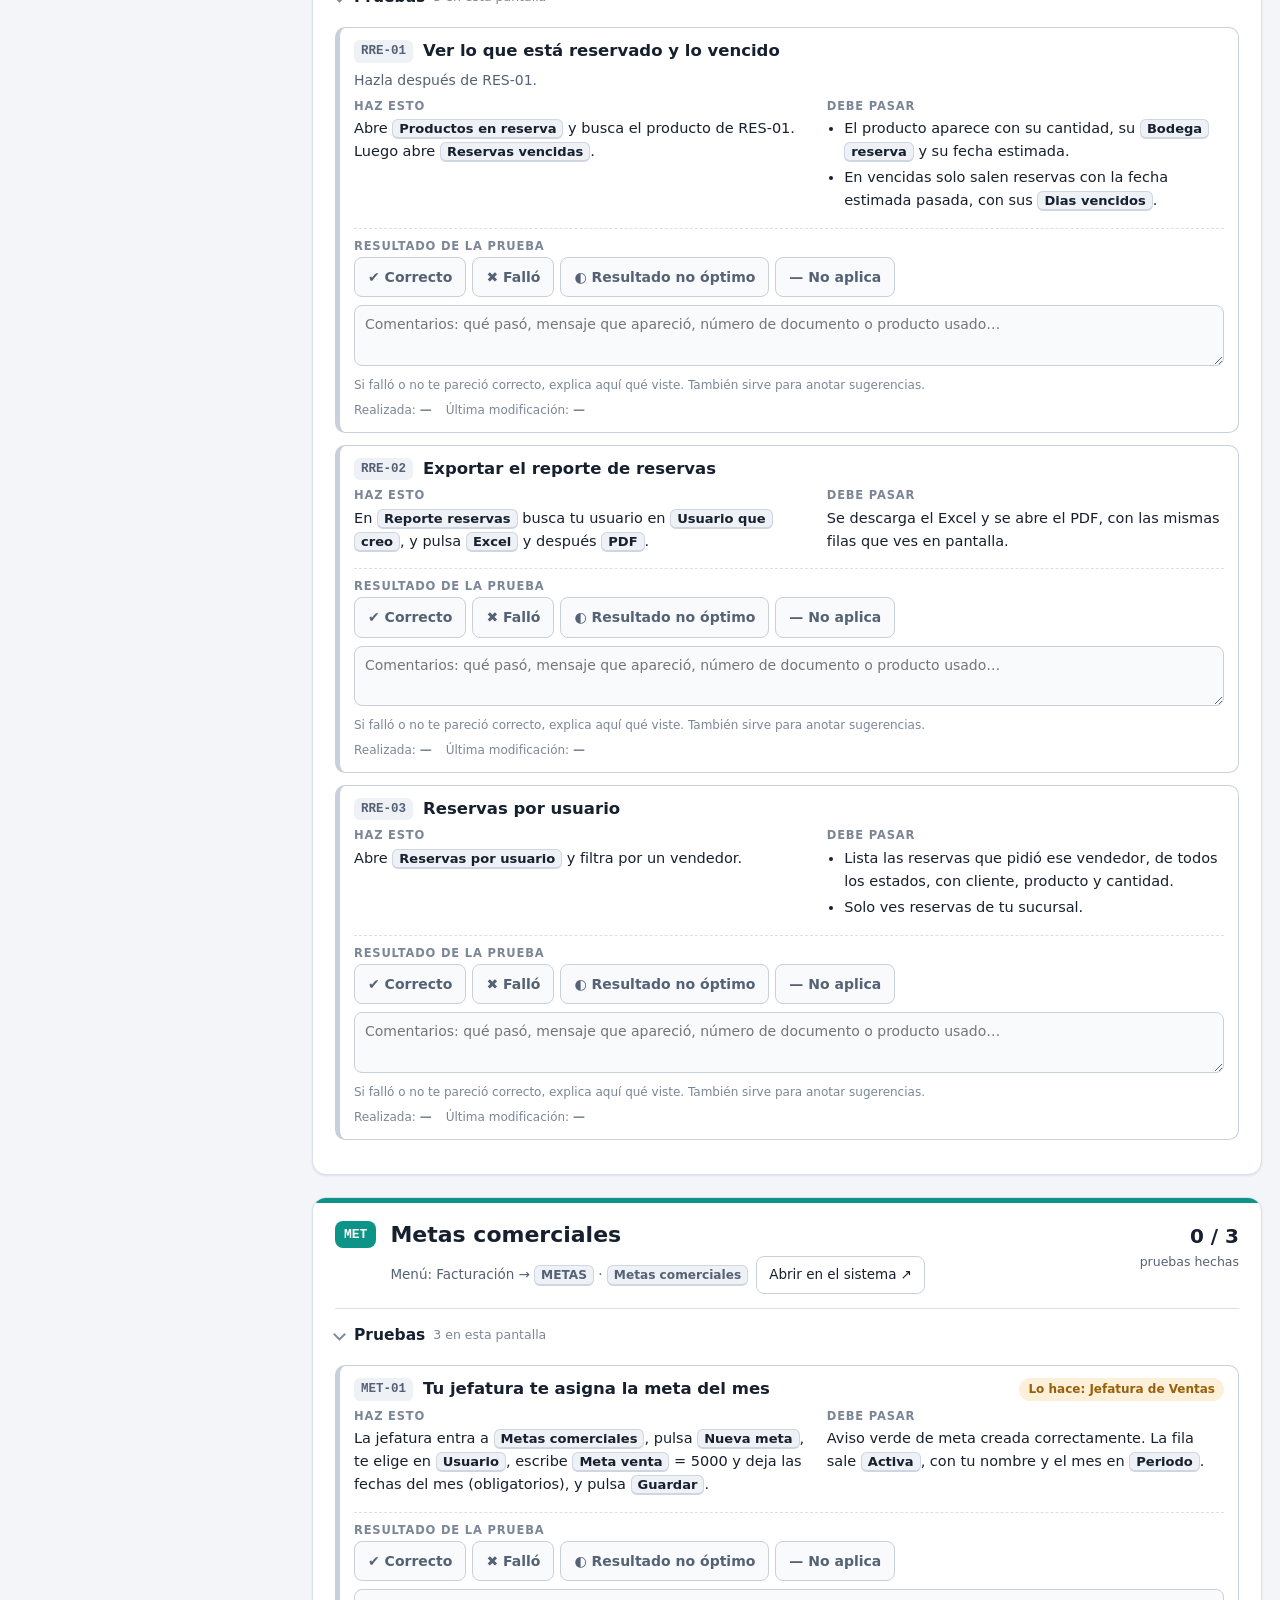
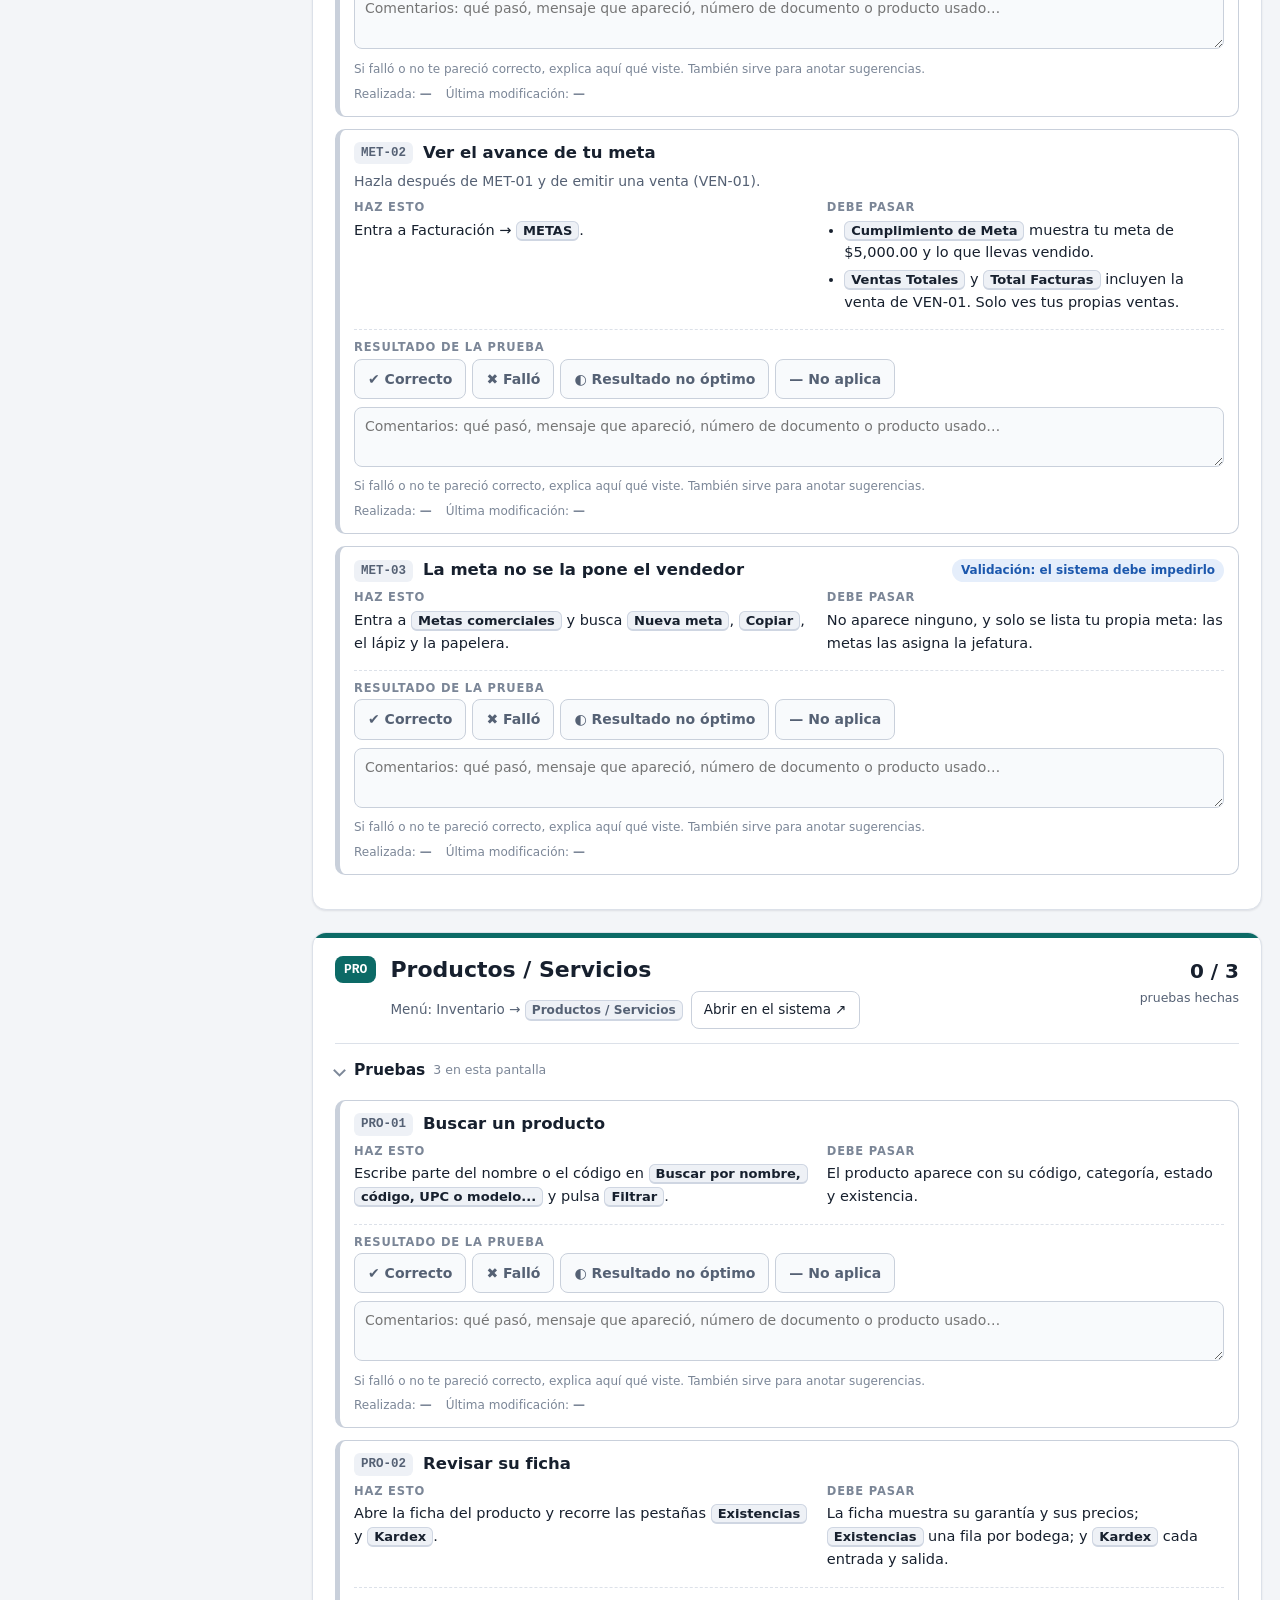
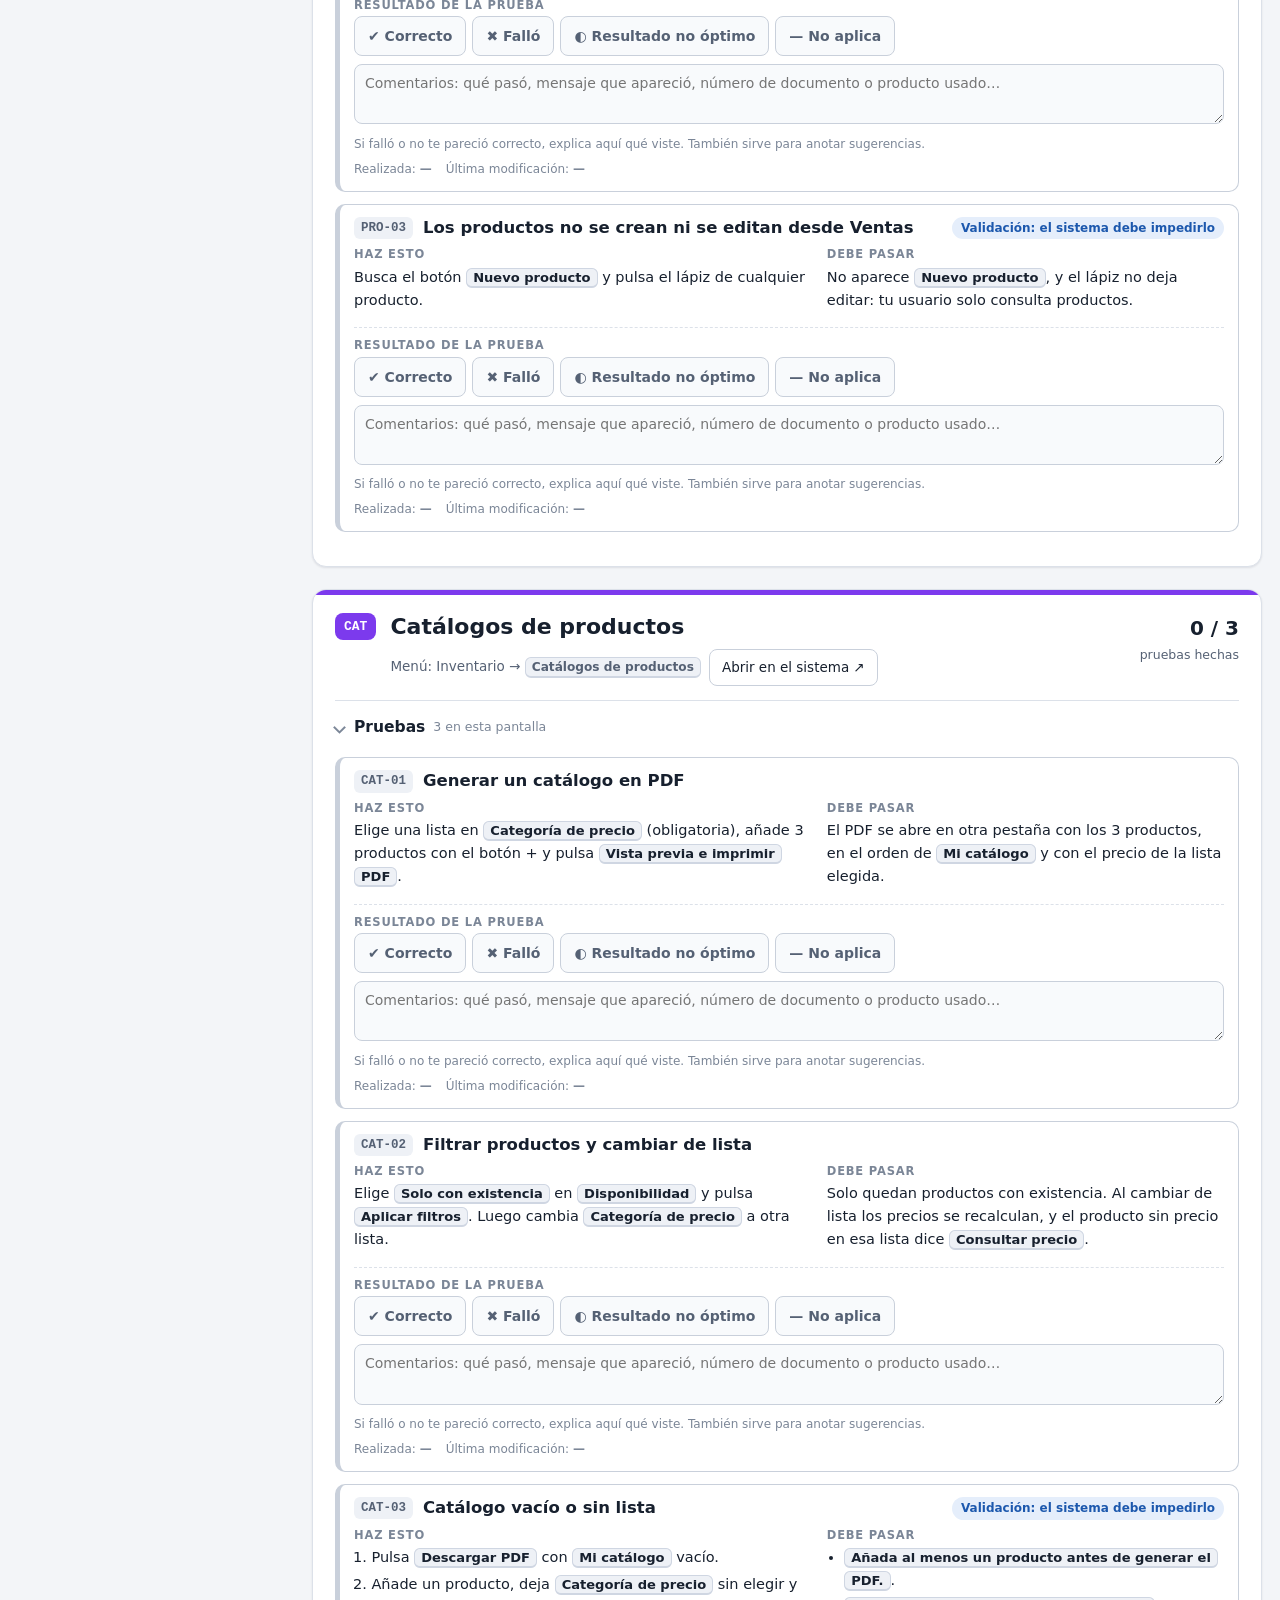
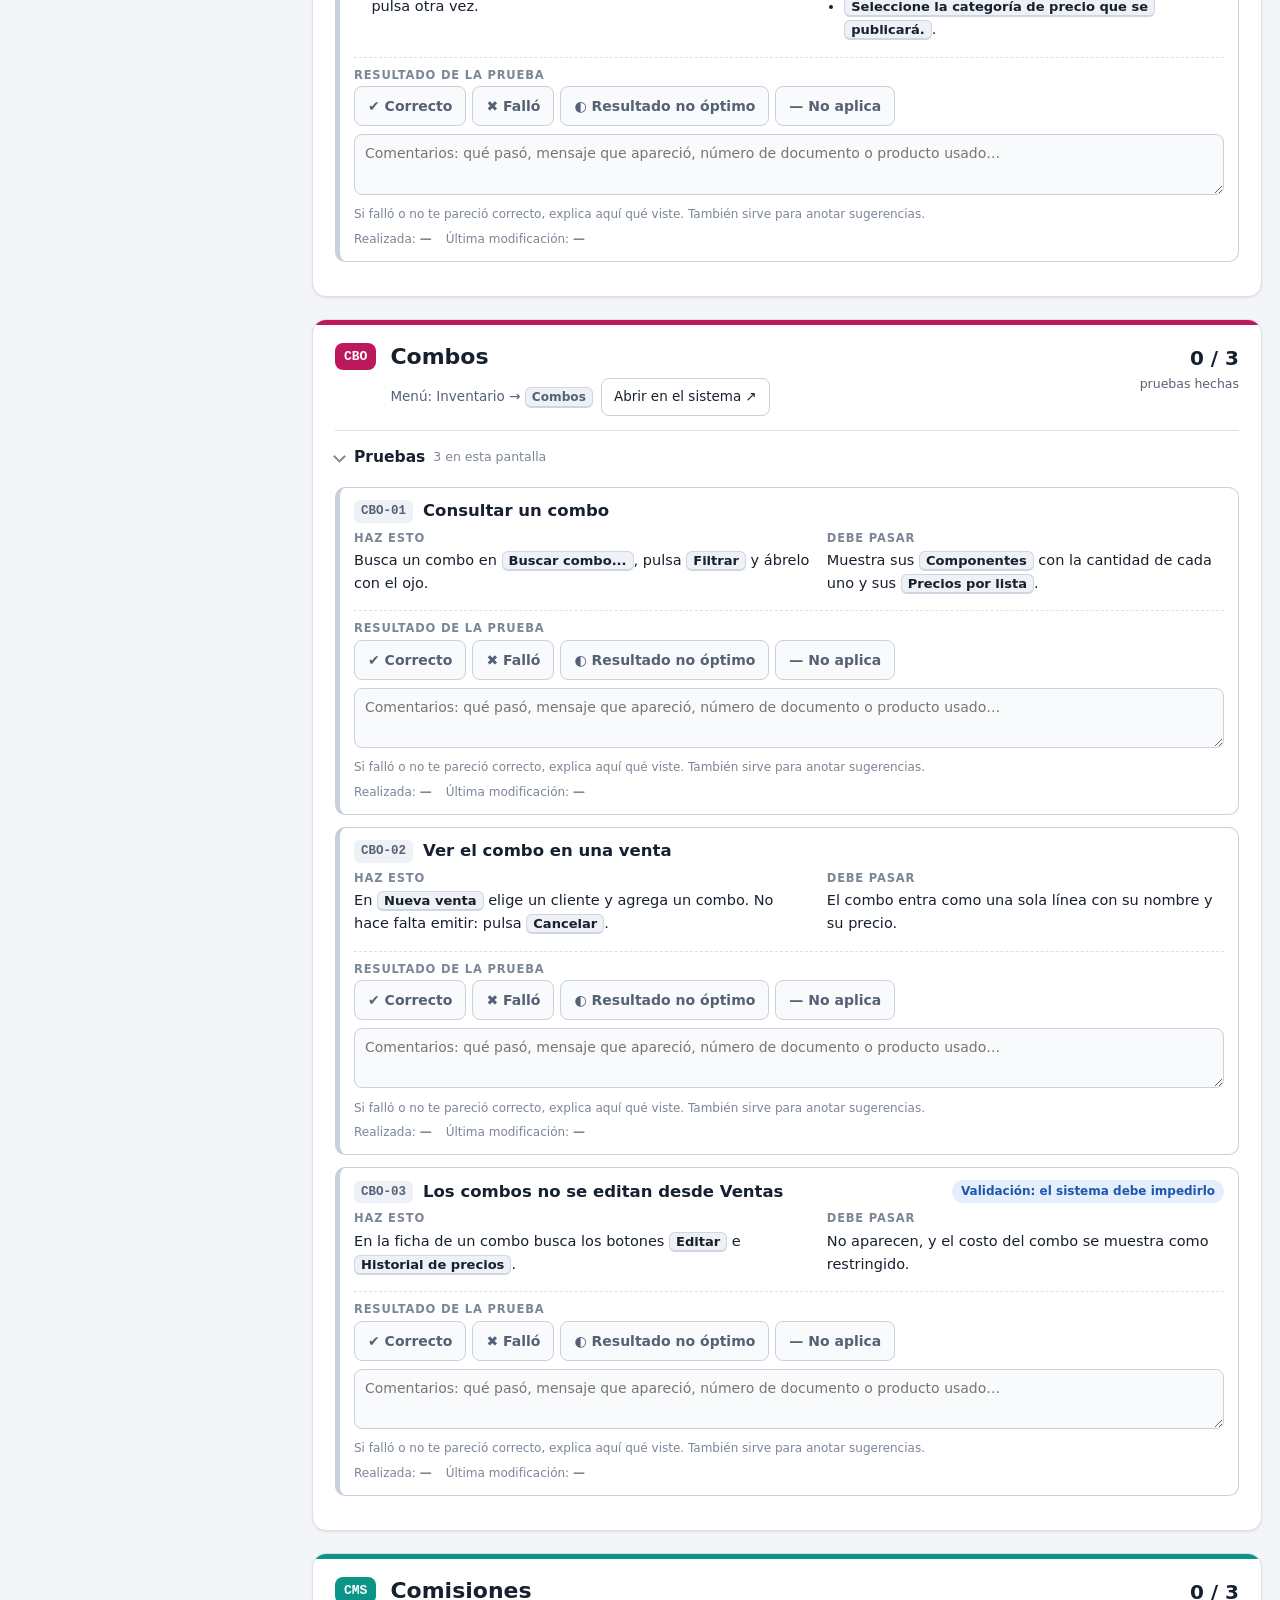
<file: pages/ventas/index.html>
<!doctype html>
<html lang="es">
<head>
<meta charset="utf-8">
<meta name="viewport" content="width=device-width, initial-scale=1">
<title>Pruebas · Ventas · DSIN ERP</title>
<meta name="description" content="Checklist de pruebas del sistema DSIN ERP para el departamento de Ventas. El avance se guarda en el navegador de cada persona.">
<meta name="robots" content="noindex">
<link rel="stylesheet" href="../comun/estilo.css">
</head>
<body>
<header class="barra">
  <div class="barra-in">
    <div class="marca">
      <b id="titulo-area">Ventas</b>
      <span id="sub-area">DSIN ERP · checklist de pruebas</span>
    </div>
    <div class="avance" title="Pruebas con resultado anotado">
      <div class="riel" id="riel-total"></div>
      <span class="num" id="num-total">0 de 0 pruebas</span>
    </div>
    <div class="buscar"><input id="buscar" type="search" placeholder="Buscar prueba o pantalla…" aria-label="Buscar"></div>
    <div class="acciones">
      <button class="btn act" type="button" data-filtro="todas">Todas</button>
      <button class="btn" type="button" data-filtro="pendientes">Pendientes</button>
      <button class="btn" type="button" data-filtro="observadas">Con observación</button>
      <a class="btn" id="btn-sistema" href="#" target="_blank" rel="noopener">Abrir el sistema ↗</a>
      <button class="btn pri" id="btn-reporte" type="button" title="Descarga un archivo con tus resultados, comentarios y fechas">Descargar reporte</button>
      <details class="mas">
        <summary class="btn">Más ▾</summary>
        <div class="caja">
          <button type="button" id="btn-ver-reporte">Ver el reporte en pantalla<small>Se abre en otra pestaña; desde ahí puedes imprimirlo o guardarlo como PDF</small></button>
          <button type="button" id="btn-csv">Descargar tabla para Excel (CSV)</button>
          <button type="button" id="btn-recuperar">Recuperar avance desde un reporte<small>Si cambias de computadora, carga aquí el reporte que descargaste</small></button>
          <button type="button" id="btn-abrir-todo">Abrir / cerrar todas las explicaciones</button>
          <button type="button" id="btn-tema">Cambiar tema claro / oscuro</button>
          <button type="button" id="btn-imprimir">Imprimir la checklist</button>
          <button type="button" id="btn-borrar">Borrar todo mi avance<small>Pide confirmación</small></button>
        </div>
      </details>
      <input type="file" id="archivo" accept="text/html,.html,application/json,.json" hidden>
    </div>
    <span id="guardado" role="status" aria-live="polite"></span>
  </div>
</header>
<div class="marco">
  <nav id="indice" aria-label="Pantallas"></nav>
  <main id="contenido"><p class="vacio">Cargando…</p></main>
</div>
<script src="../config.js"></script>
<script src="datos.js"></script>
<script src="../comun/motor.js"></script>
</body>
</html>
</file>
<file: pages/comun/estilo.css>
/* Checklists de pruebas DSIN ERP · estilos comunes (sin dependencias) */
:root{
  --bg:#f3f5f8; --sup:#fff; --sup2:#f8fafc; --tx:#17202e; --tx2:#556174; --tx3:#7b8697;
  --bd:#dce1e9; --bd2:#c9d0db;
  --ac:#0c6a66; --ac-s:#e1f2f0; --ac-tx:#fff;
  --ok:#1b7a43; --ok-s:#e3f4e9; --av:#99600a; --av-s:#fdf0d8; --err:#b0342a; --err-s:#fbe6e3; --inf:#1c58ad; --inf-s:#e5eefb; --neu:#5b6676; --neu-s:#eceff3;
  --ui-bg:#eef1f6; --ui-bd:#cfd6e2; --code-bg:#eef3f1; --code-tx:#0b5551;
  --sombra:0 1px 2px rgba(16,24,40,.06),0 1px 3px rgba(16,24,40,.04);
  --area:#0c6a66;
  --mono:ui-monospace,"Cascadia Mono",Consolas,Menlo,monospace;
  --sans:"Segoe UI Variable Text","Segoe UI",system-ui,-apple-system,"Helvetica Neue",Arial,sans-serif;
}
@media (prefers-color-scheme:dark){
  :root:not([data-tema="claro"]){
    --bg:#10141a; --sup:#181e27; --sup2:#1d2430; --tx:#e7ebf1; --tx2:#a5b0c0; --tx3:#7f8b9c;
    --bd:#2a3442; --bd2:#3a4657; --ac:#44c2b6; --ac-s:#12332f; --ac-tx:#06201d;
    --ok:#5fd08d; --ok-s:#143222; --av:#f0b454; --av-s:#3a2c10; --err:#f08a80; --err-s:#3d1b18; --inf:#7fb0f5; --inf-s:#162a47; --neu:#a5b0c0; --neu-s:#232c3a;
    --ui-bg:#232c3a; --ui-bd:#3a4657; --code-bg:#15302d; --code-tx:#8fe0d6; --sombra:0 1px 2px rgba(0,0,0,.4);
  }
}
:root[data-tema="oscuro"]{
  --bg:#10141a; --sup:#181e27; --sup2:#1d2430; --tx:#e7ebf1; --tx2:#a5b0c0; --tx3:#7f8b9c;
  --bd:#2a3442; --bd2:#3a4657; --ac:#44c2b6; --ac-s:#12332f; --ac-tx:#06201d;
  --ok:#5fd08d; --ok-s:#143222; --av:#f0b454; --av-s:#3a2c10; --err:#f08a80; --err-s:#3d1b18; --inf:#7fb0f5; --inf-s:#162a47; --neu:#a5b0c0; --neu-s:#232c3a;
  --ui-bg:#232c3a; --ui-bd:#3a4657; --code-bg:#15302d; --code-tx:#8fe0d6; --sombra:0 1px 2px rgba(0,0,0,.4);
}
*{box-sizing:border-box}
html{scroll-behavior:smooth;scroll-padding-top:84px}
body{margin:0;background:var(--bg);color:var(--tx);font:16px/1.58 var(--sans);-webkit-text-size-adjust:100%}
a{color:var(--ac)}
h1,h2,h3,h4,h5{margin:0;line-height:1.25;text-wrap:balance}
p{margin:.5em 0}
button,input,select,textarea{font:inherit;color:inherit}
:focus-visible{outline:2px solid var(--ac);outline-offset:2px;border-radius:4px}
.ui{display:inline-block;font-size:.9em;font-weight:600;padding:0 6px;border:1px solid var(--ui-bd);border-bottom-width:2px;border-radius:6px;background:var(--ui-bg);line-height:1.5}
code{font:.88em var(--mono);background:var(--code-bg);color:var(--code-tx);padding:1px 5px;border-radius:5px;overflow-wrap:anywhere}
a.ir{font-weight:600;white-space:nowrap}
span.ir{font-weight:600;color:var(--tx3);border-bottom:1px dotted var(--tx3);cursor:help}
.ins{display:inline-block;font-size:12px;font-weight:700;padding:1px 8px;border-radius:99px;background:var(--neu-s);color:var(--neu);white-space:nowrap}
.ins.ok{background:var(--ok-s);color:var(--ok)}.ins.av{background:var(--av-s);color:var(--av)}.ins.err{background:var(--err-s);color:var(--err)}.ins.inf{background:var(--inf-s);color:var(--inf)}

/* barra superior */
.barra{position:sticky;top:0;z-index:30;background:var(--sup);border-bottom:1px solid var(--bd);box-shadow:var(--sombra)}
.barra-in{max-width:1380px;margin:0 auto;padding:10px 18px;display:flex;align-items:center;gap:14px;flex-wrap:wrap}
.marca{display:flex;flex-direction:column;min-width:0;margin-right:auto}
.marca b{font-size:15px}
.marca span{font-size:12px;color:var(--tx2)}
.marca .amb{display:inline-block;font-size:11px;font-weight:600;padding:1px 7px;border-radius:99px;background:var(--inf-s);color:var(--inf);margin-left:6px;vertical-align:1px}
.avance{display:flex;align-items:center;gap:10px;min-width:220px}
.avance .riel{flex:1;height:8px;background:var(--ui-bg);border-radius:99px;overflow:hidden;min-width:110px;display:flex}
.avance .riel i{display:block;height:100%;width:0;transition:width .3s}
.avance .riel .ok{background:var(--ok)}.avance .riel .err{background:var(--err)}.avance .riel .av{background:var(--av)}.avance .riel .na{background:var(--neu)}
.avance .num{font-size:12.5px;color:var(--tx2);white-space:nowrap;font-variant-numeric:tabular-nums}
.buscar{flex:1 1 180px;max-width:260px}
.buscar input{width:100%;padding:6px 10px;border:1px solid var(--bd2);border-radius:8px;background:var(--sup2)}
.btn{display:inline-flex;align-items:center;gap:6px;padding:7px 12px;border:1px solid var(--bd2);border-radius:8px;background:var(--sup);cursor:pointer;font-size:13.5px;white-space:nowrap;text-decoration:none;color:var(--tx)}
.btn:hover{background:var(--sup2);border-color:var(--tx3)}
.btn.pri{background:var(--ac);border-color:var(--ac);color:var(--ac-tx);font-weight:600}
.btn.act{background:var(--ac-s);border-color:var(--ac);color:var(--ac)}
.btn[disabled]{opacity:.5;cursor:not-allowed}
.acciones{display:flex;gap:6px;flex-wrap:wrap}
.mas{position:relative}
.mas>summary{list-style:none}
.mas>summary::-webkit-details-marker{display:none}
.mas .caja{position:absolute;right:0;top:calc(100% + 6px);background:var(--sup);border:1px solid var(--bd2);border-radius:10px;box-shadow:0 8px 24px rgba(16,24,40,.16);padding:6px;display:flex;flex-direction:column;gap:2px;min-width:260px;z-index:40}
.mas .caja button{all:unset;cursor:pointer;padding:7px 10px;border-radius:6px;font-size:13.5px}
.mas .caja button:hover{background:var(--ui-bg)}
.mas .caja small{display:block;color:var(--tx3);font-size:11.5px}
#guardado{font-size:11.5px;color:var(--tx3)}
#guardado.mal{color:var(--err);font-weight:600}

/* marco */
.marco{max-width:1380px;margin:0 auto;display:grid;grid-template-columns:272px minmax(0,1fr);gap:22px;padding:18px}
#contenido{min-width:0}
#indice{position:sticky;top:84px;align-self:start;max-height:calc(100vh - 100px);overflow:auto;padding-right:4px}
#indice h6{margin:14px 8px 4px;font-size:11px;letter-spacing:.08em;text-transform:uppercase;color:var(--tx3)}
#indice h6:first-child{margin-top:0}
#indice a{display:flex;align-items:center;gap:8px;padding:6px 8px;border-radius:8px;color:var(--tx);text-decoration:none;font-size:14px;line-height:1.3}
#indice a:hover{background:var(--ui-bg)}
#indice a.aqui{background:var(--sup);box-shadow:var(--sombra);font-weight:600}
#indice .pt{flex:none;width:9px;height:9px;border-radius:3px;background:var(--area)}
#indice .nm{flex:1;min-width:0}
#indice .cnt{flex:none;font-size:11.5px;color:var(--tx2);font-variant-numeric:tabular-nums;background:var(--ui-bg);padding:1px 7px;border-radius:99px}
#indice .cnt.lleno{background:var(--ok-s);color:var(--ok);font-weight:600}
#indice .cnt.fallo{background:var(--err-s);color:var(--err);font-weight:600}

/* secciones */
.sec{background:var(--sup);border:1px solid var(--bd);border-radius:14px;box-shadow:var(--sombra);margin-bottom:22px;overflow:hidden}
.sec-cab{padding:18px 22px 14px;border-top:5px solid var(--area);display:flex;gap:14px;align-items:flex-start;flex-wrap:wrap}
.sec-cab .cod{flex:none;font:700 13px/1 var(--mono);padding:7px 9px;border-radius:8px;background:var(--area);color:#fff}
.sec-cab .tit{flex:1;min-width:220px}
.sec-cab h2{font-size:22px}
.sec-cab .sub{color:var(--tx2);font-size:14px;margin-top:3px;max-width:75ch}
.sec-cab .ruta{margin-top:8px;display:flex;flex-wrap:wrap;gap:8px;align-items:center;font-size:13.5px;color:var(--tx2)}
.sec-cab .med{flex:none;text-align:right;font-size:12.5px;color:var(--tx2)}
.sec-cab .med b{display:block;font-size:20px;color:var(--tx);font-variant-numeric:tabular-nums}
.sec-cuerpo{padding:0 22px 20px}
.bloque{border-top:1px solid var(--bd);padding:12px 0 4px}
.bloque>summary{cursor:pointer;font-weight:650;font-size:15.5px;padding:2px 0;list-style:none;display:flex;align-items:center;gap:8px}
.bloque>summary::-webkit-details-marker{display:none}
.bloque>summary::before{content:"";flex:none;width:7px;height:7px;border-right:2px solid var(--tx3);border-bottom:2px solid var(--tx3);transform:rotate(-45deg);transition:transform .15s;margin-right:2px}
.bloque[open]>summary::before{transform:rotate(45deg)}
.bloque>summary small{font-weight:400;color:var(--tx3);font-size:12.5px}
.bloque-in{padding:8px 0 10px}
.prosa{max-width:80ch}
.prosa ul,.prosa ol{padding-left:1.25em;margin:.4em 0}
.prosa li{margin:.25em 0}
.aviso{border:1px solid var(--bd);border-left:4px solid var(--inf);background:var(--inf-s);border-radius:8px;padding:10px 14px;margin:10px 0;max-width:88ch}
.aviso b.t{display:block;margin-bottom:2px}
.aviso.atencion{border-left-color:var(--av);background:var(--av-s)}
.aviso.peligro{border-left-color:var(--err);background:var(--err-s)}
.aviso.ok{border-left-color:var(--ok);background:var(--ok-s)}
.pasos{counter-reset:p;list-style:none;padding:0;margin:6px 0;max-width:88ch}
.pasos>li{counter-increment:p;position:relative;padding:5px 0 5px 40px}
.pasos>li::before{content:counter(p);position:absolute;left:0;top:5px;width:26px;height:26px;border-radius:50%;background:var(--area);color:#fff;font:700 13px/26px var(--sans);text-align:center}
.pasos>li+li{border-top:1px dashed var(--bd)}
.tabla-env{overflow-x:auto;margin:6px 0;border:1px solid var(--bd);border-radius:10px}
table{border-collapse:collapse;width:100%;font-size:14px}
th,td{text-align:left;vertical-align:top;padding:8px 11px;border-bottom:1px solid var(--bd)}
th{background:var(--sup2);font-size:12px;letter-spacing:.04em;text-transform:uppercase;color:var(--tx2);white-space:nowrap}
tr:last-child td{border-bottom:0}
td:first-child{font-weight:600}
.tarjetas{display:grid;grid-template-columns:repeat(auto-fill,minmax(230px,1fr));gap:10px;margin:8px 0}
.tarjetas>div{border:1px solid var(--bd);border-top:4px solid var(--c,var(--area));border-radius:10px;padding:10px 12px;background:var(--sup2)}
.tarjetas>div>b{display:block}
.tarjetas>div>span{display:block;font-size:13px;color:var(--tx2);overflow-wrap:anywhere}
.flujo{display:flex;flex-wrap:wrap;gap:8px;margin:10px 0;counter-reset:f}
.flujo>div{flex:1 1 150px;border:1px solid var(--bd2);border-radius:10px;padding:10px 12px;background:var(--sup2);counter-increment:f}
.flujo>div::before{content:counter(f);display:inline-block;width:22px;height:22px;border-radius:50%;background:var(--area);color:#fff;font:700 12px/22px var(--sans);text-align:center;margin-bottom:5px}
.flujo>div>b{display:block;font-size:14.5px}
.flujo>div>span{display:block;font-size:13px;color:var(--tx2)}

/* perfil del probador */
.perfil{display:grid;grid-template-columns:repeat(auto-fit,minmax(200px,1fr));gap:10px;margin:8px 0 4px}
.perfil label{display:flex;flex-direction:column;gap:3px;font-size:12.5px;color:var(--tx2)}
.perfil input{padding:8px 10px;border:1px solid var(--bd2);border-radius:8px;background:var(--sup2);font-size:15px;min-width:0}
.perfil input.falta{border-color:var(--err);background:var(--err-s)}
.perfil .fijo{padding:8px 10px;border:1px dashed var(--bd2);border-radius:8px;background:var(--ui-bg);font-size:15px}
.perfil-pie{font-size:13px;color:var(--tx2);margin:6px 0 0}

/* tarjetas de prueba */
.pruebas{display:grid;gap:12px;margin-top:8px}
.prueba{border:1px solid var(--bd2);border-left:5px solid var(--bd2);border-radius:10px;background:var(--sup);padding:12px 14px 12px}
.prueba[data-res="correcto"]{border-left-color:var(--ok)}
.prueba[data-res="fallo"]{border-left-color:var(--err)}
.prueba[data-res="no_optimo"]{border-left-color:var(--av)}
.prueba[data-res="no_aplica"]{border-left-color:var(--neu)}
.p-cab{display:flex;gap:10px;align-items:center;flex-wrap:wrap}
.p-id{font:700 12.5px/1 var(--mono);padding:5px 7px;border-radius:6px;background:var(--ui-bg);color:var(--tx2)}
.prueba[data-res="correcto"] .p-id{background:var(--ok-s);color:var(--ok)}
.prueba[data-res="fallo"] .p-id{background:var(--err-s);color:var(--err)}
.prueba[data-res="no_optimo"] .p-id{background:var(--av-s);color:var(--av)}
.p-cab h4{flex:1;min-width:200px;font-size:16.5px;font-weight:650}
.chip{display:inline-flex;align-items:center;gap:5px;border-radius:99px;padding:2px 9px;font-size:12px;font-weight:600;white-space:nowrap}
.chip.req{background:var(--av-s);color:var(--av)}
.chip.neg{background:var(--inf-s);color:var(--inf)}
.p-para{color:var(--tx2);font-size:14px;margin:6px 0 2px;max-width:92ch}
.p-cols{display:grid;grid-template-columns:minmax(0,1.15fr) minmax(0,1fr);gap:16px;margin-top:8px}
.p-cols h5,.p-res h5{font-size:11.5px;letter-spacing:.07em;text-transform:uppercase;color:var(--tx3);margin-bottom:4px}
.p-cols ol,.p-cols ul{margin:0;padding-left:1.2em;font-size:14.5px}
.p-cols li{margin:.25em 0}
.p-cols li:only-child{list-style:none;margin-left:-1.2em}
.p-cols li .ui{display:inline;white-space:normal;padding:1px 6px;-webkit-box-decoration-break:clone;box-decoration-break:clone}
.p-nota{font-size:13.5px;color:var(--av);background:var(--av-s);border-radius:7px;padding:6px 10px;margin:8px 0 0}
.p-res{margin-top:12px;border-top:1px dashed var(--bd);padding-top:10px}
.seg{display:flex;flex-wrap:wrap;gap:6px}
.seg button{border:1px solid var(--bd2);background:var(--sup2);border-radius:8px;padding:8px 13px;cursor:pointer;font-size:14px;font-weight:600;color:var(--tx2);display:inline-flex;align-items:center;gap:6px;min-height:40px}
.seg button:hover{border-color:var(--tx3)}
.seg button[aria-pressed="true"][data-v="correcto"]{background:var(--ok-s);border-color:var(--ok);color:var(--ok)}
.seg button[aria-pressed="true"][data-v="fallo"]{background:var(--err-s);border-color:var(--err);color:var(--err)}
.seg button[aria-pressed="true"][data-v="no_optimo"]{background:var(--av-s);border-color:var(--av);color:var(--av)}
.seg button[aria-pressed="true"][data-v="no_aplica"]{background:var(--neu-s);border-color:var(--neu);color:var(--neu)}
.p-com{margin-top:8px}
.p-com textarea{width:100%;min-height:44px;padding:7px 10px;border:1px solid var(--bd2);border-radius:8px;background:var(--sup2);font-size:14px;resize:vertical}
.p-com.falta textarea{border-color:var(--err);background:var(--err-s)}
.p-com .ayuda{font-size:12px;color:var(--tx3);margin-top:3px}
.p-com.falta .ayuda{color:var(--err);font-weight:600}
.p-fechas{font-size:12px;color:var(--tx3);margin-top:6px;display:flex;gap:14px;flex-wrap:wrap}
.oculta{display:none!important}
.vacio{color:var(--tx3);font-style:italic;padding:8px 0}
.banner{max-width:1380px;margin:12px auto 0;padding:0 18px}
.banner>div{border:1px solid var(--err);background:var(--err-s);color:var(--err);border-radius:10px;padding:10px 14px;font-weight:600}

/* portal */
.portal{max-width:980px;margin:0 auto;padding:28px 18px 60px}
.portal h1{font-size:30px;margin-bottom:6px}
.portal .lead{color:var(--tx2);font-size:17px;max-width:70ch}
.areas{display:grid;grid-template-columns:repeat(auto-fill,minmax(250px,1fr));gap:14px;margin:22px 0}
.area{border:1px solid var(--bd);border-top:5px solid var(--c);border-radius:14px;background:var(--sup);padding:16px 18px;box-shadow:var(--sombra);text-decoration:none;color:var(--tx);display:flex;flex-direction:column;gap:6px;min-height:150px}
.area:hover{border-color:var(--c)}
.area b{font-size:18px}
.area span{font-size:14px;color:var(--tx2)}
.area .est{margin-top:auto;font-size:12.5px;font-weight:700;color:var(--c)}
.area.pronto{opacity:.6;pointer-events:none}
.area.pronto .est{color:var(--tx3)}

@media (max-width:980px){
  .marco{grid-template-columns:1fr;padding:12px;gap:12px}
  #indice{position:static;max-height:none;display:flex;gap:6px;overflow-x:auto;padding:2px 0 8px}
  #indice h6{display:none}
  #indice a{flex:none;background:var(--sup);border:1px solid var(--bd);white-space:nowrap}
  .p-cols{grid-template-columns:1fr}
  .sec-cab,.sec-cuerpo{padding-left:14px;padding-right:14px}
  .sec-cab .med{text-align:left}
  html{scroll-padding-top:140px}
}
@media print{
  .barra,#indice,.seg,.btn,.p-com .ayuda{display:none!important}
  .marco{display:block;padding:0}
  body{background:#fff;font-size:11.5pt}
  .sec{box-shadow:none;border-color:#bbb}
  .prueba{break-inside:avoid}
  .oculta{display:block!important}
}
</file>
